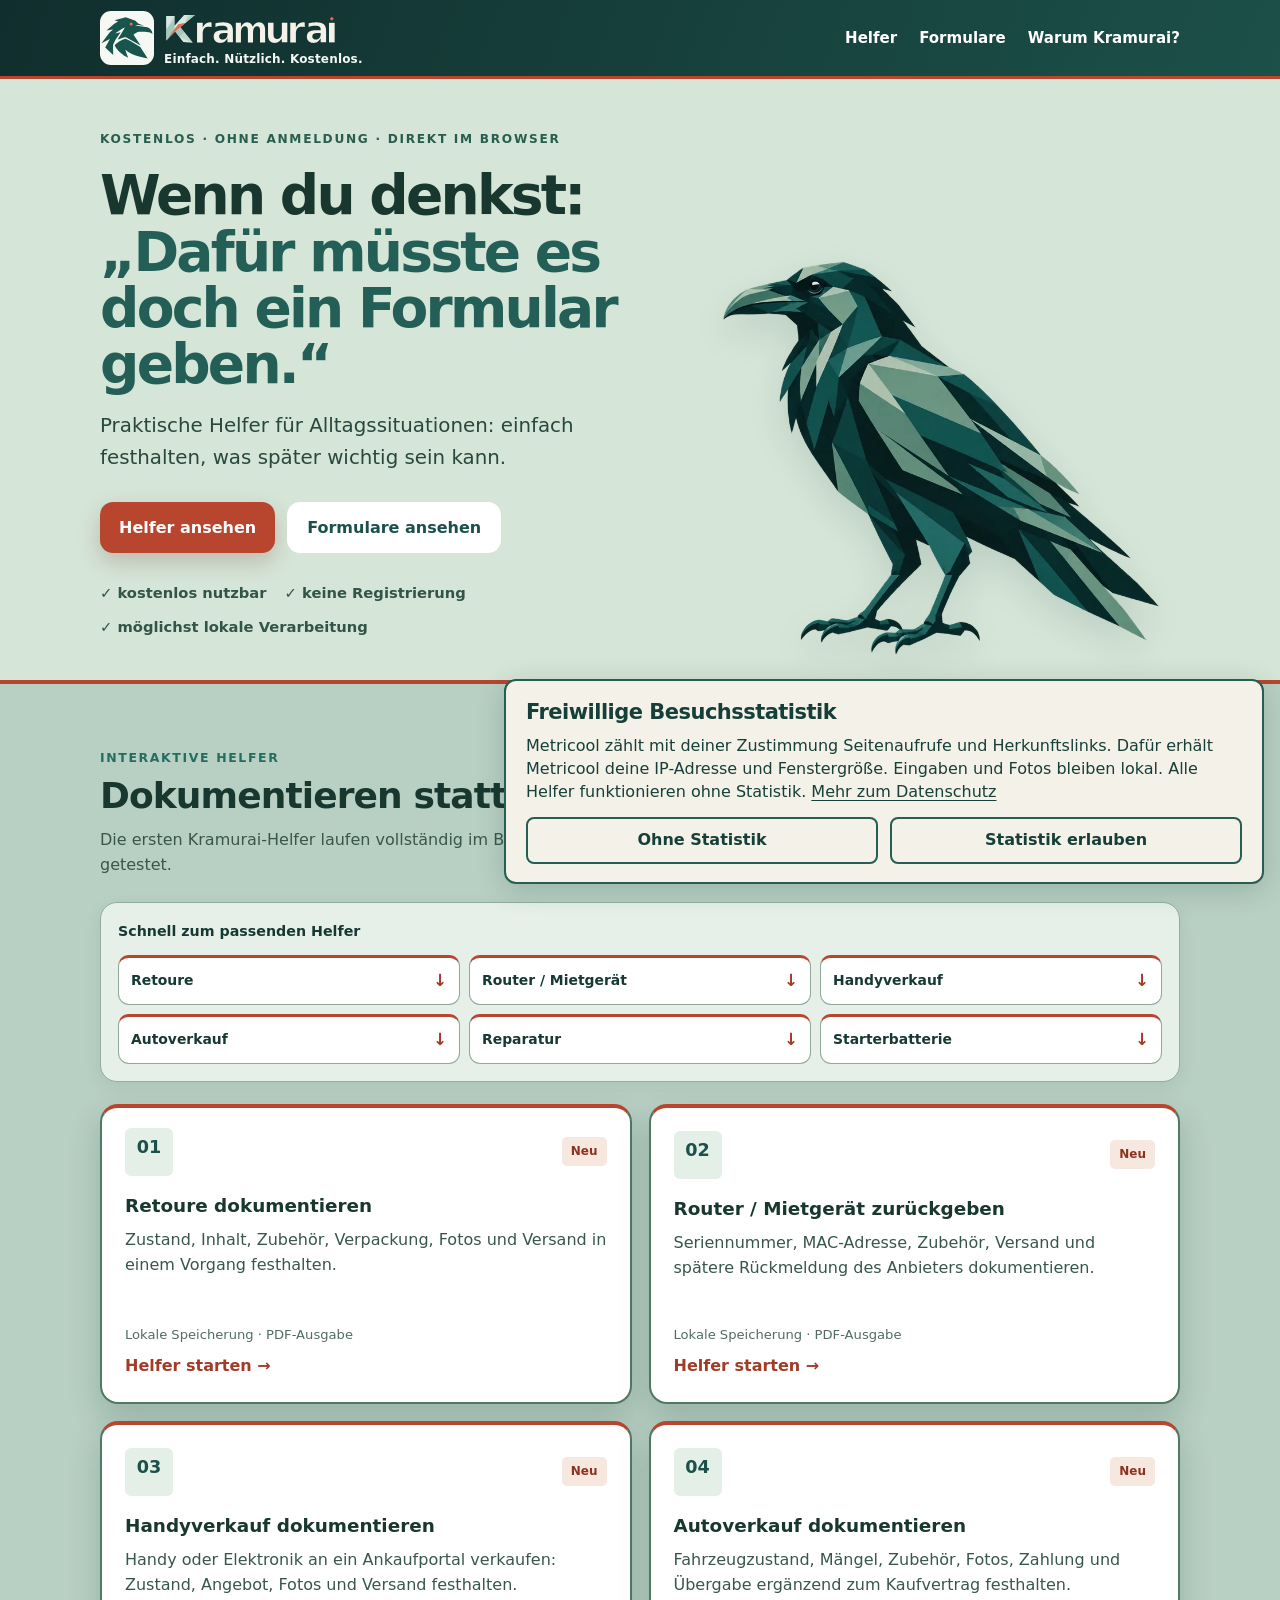
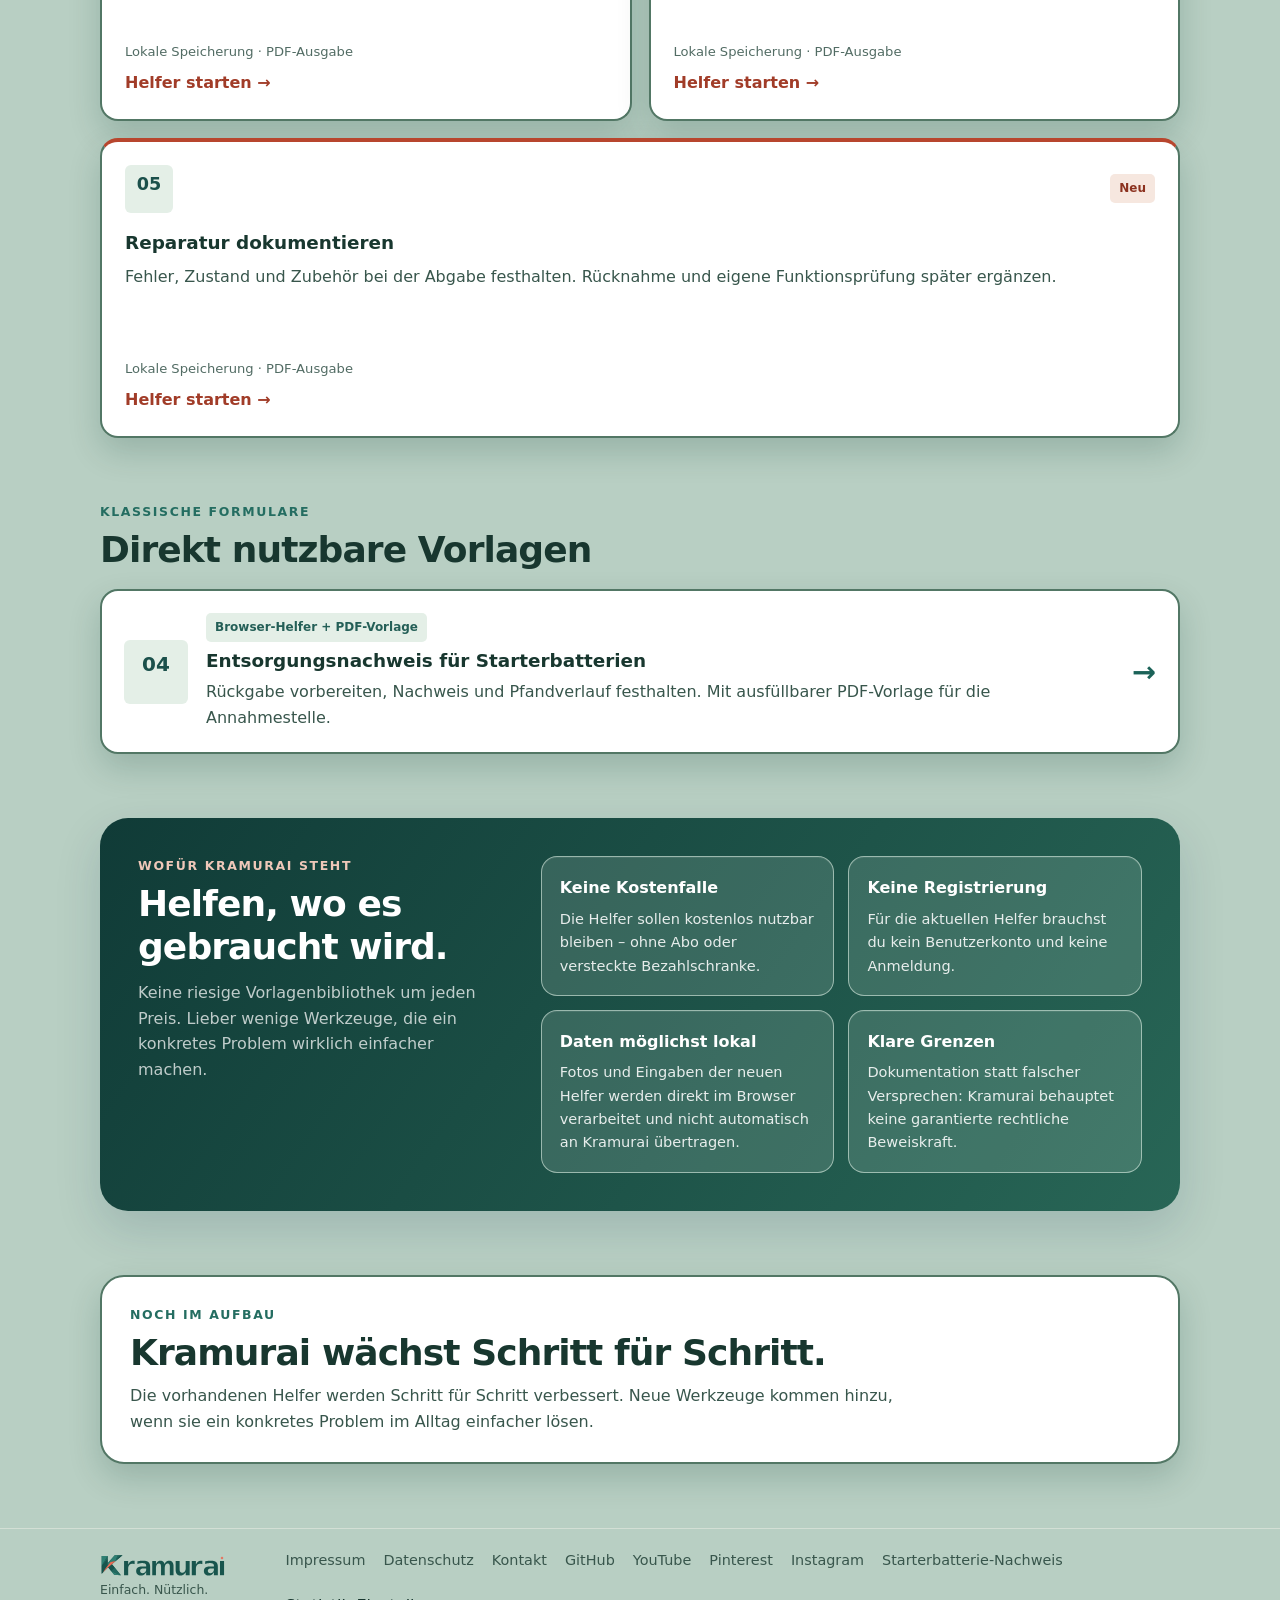
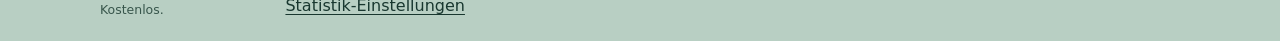
<file: index.html>
<!doctype html>
<html lang="de">
<head>
  <meta charset="utf-8">
  <meta name="viewport" content="width=device-width, initial-scale=1">
  <title>Kramurai – kostenlose Formulare und praktische Helfer</title>
  <meta name="description" content="Kramurai bietet kostenlose, verständliche Formulare und praktische Helfer für Alltagssituationen – ohne Anmeldung und ohne versteckte Kosten.">
  <meta name="robots" content="index,follow">
  <link rel="canonical" href="https://kramurai.github.io/">
  <meta property="og:type" content="website">
  <meta property="og:site_name" content="Kramurai">
  <meta property="og:locale" content="de_DE">
  <meta property="og:title" content="Kramurai – kostenlose Formulare und praktische Helfer">
  <meta property="og:description" content="Kramurai bietet kostenlose, verständliche Formulare und praktische Helfer für Alltagssituationen – ohne Anmeldung und ohne versteckte Kosten.">
  <meta property="og:url" content="https://kramurai.github.io/">
  <meta property="og:image" content="https://kramurai.github.io/assets/social/startseite-20261018.jpg">
  <meta property="og:image:type" content="image/jpeg">
  <meta property="og:image:width" content="1200">
  <meta property="og:image:height" content="630">
  <meta property="og:image:alt" content="Kramurai: Kostenlose Formulare und praktische Helfer. Daneben das Kramurai-Rabenlogo.">
  <meta name="twitter:card" content="summary_large_image">
  <meta name="twitter:title" content="Kramurai – kostenlose Formulare und praktische Helfer">
  <meta name="twitter:description" content="Kramurai bietet kostenlose, verständliche Formulare und praktische Helfer für Alltagssituationen – ohne Anmeldung und ohne versteckte Kosten.">
  <meta name="twitter:image" content="https://kramurai.github.io/assets/social/startseite-20261018.jpg">
  <meta name="twitter:image:alt" content="Kramurai: Kostenlose Formulare und praktische Helfer. Daneben das Kramurai-Rabenlogo.">

  <link rel="stylesheet" href="/styles.css">
  <link rel="stylesheet" href="/register-theme.css?v=20261010-claim-v1">
  <style id="kramurai-raven-home">
  .tool-grid.car-sale-grid{grid-template-columns:repeat(2,minmax(0,1fr))}
  .car-sale-grid .product-card:nth-child(5){grid-column:1/-1}
  .car-sale-grid .product-card:nth-child(5) .card-icon::before{content:"05";font-size:1.1rem}
  .car-sale-grid .product-card:nth-child(4) .card-icon::before{content:"04";font-size:1.1rem}
  @media(min-width:901px){.quick-links{grid-template-columns:repeat(3,minmax(0,1fr))}}
  
  @media(max-width:600px){.tool-grid.car-sale-grid{grid-template-columns:1fr}}
  .brand-logo-frame{width:54px;height:54px;flex:none;display:grid;place-items:center;overflow:hidden;border-radius:11px;background:#f6f8f3}
  .brand-logo{display:block;width:64px;height:auto;max-width:none;flex:none;transform:translate(-6px,-2px)}
  .brand-copy{padding-left:0}
  .brand-copy::before{content:none}
  .hero{padding:0;background:#d5e5d7;color:#18372f}
  .hero::after{height:4px;background:#b8462e}
  .hero-grid{grid-template-columns:minmax(0,1.1fr) minmax(270px,.9fr);gap:28px;min-height:550px}
  .hero-copy{padding:46px 0}
  .hero .eyebrow{color:#275e50}
  .hero h1{font-size:clamp(2.35rem,4.3vw,4.15rem)}
  .hero h1 span{color:#245f57}
  .hero .lead{color:#28483d}
  .hero .hero-trust{color:#315548}
  .trust-panel .trust-item{background:rgba(225,245,232,.15);border:1.5px solid rgba(236,249,239,.55);box-shadow:inset 0 1px 0 rgba(255,255,255,.08)}
  .trust-panel .trust-item p{color:rgba(255,255,255,.88)}
  .hero-raven{align-self:stretch;display:grid;align-items:end;justify-items:center;min-width:0}
  .hero-raven img{display:block;width:min(100%,470px);height:auto;max-height:535px;object-fit:contain;object-position:bottom center;filter:drop-shadow(0 15px 17px rgba(18,59,54,.12));transform:scaleX(-1)}
  @media(min-width:521px) and (max-width:900px){
    .hero-grid{grid-template-columns:minmax(0,1fr) minmax(205px,.55fr);gap:12px;min-height:0}
    .hero-raven img{max-height:430px}
  }
  @media(max-width:520px){
    .hero{padding:0}
     .hero-grid{display:grid;grid-template-columns:minmax(0,1fr) 144px;grid-template-areas:"eyebrow eyebrow" "title title" "lead raven" "actions actions" "trust trust";gap:0 4px;min-height:0}
    .hero-copy{display:contents}
    .hero .eyebrow{grid-area:eyebrow;display:block;padding:29px 0 9px;margin:0;font-size:.71rem;letter-spacing:.08em}
    .hero h1{grid-area:title;font-size:clamp(2.02rem,8.4vw,2.65rem);line-height:1.07;margin:0 0 17px}
    .hero .lead{grid-area:lead;align-self:center;font-size:1rem;line-height:1.44}
    .hero-raven{grid-area:raven;align-self:stretch;align-items:end;justify-items:start;overflow:visible}
    .hero-raven img{width:176px;max-width:none;max-height:none;transform:translateX(-24px) scaleX(-1)}
    .hero .actions{grid-area:actions;margin-top:22px}
    .hero .hero-trust{grid-area:trust;display:flex;gap:5px 14px;margin:17px 0 28px;font-size:.78rem}
  }
  @media(max-width:350px){
    .hero-grid{grid-template-columns:minmax(0,1fr) 132px}
    .hero-raven img{width:162px;transform:translateX(-20px) scaleX(-1)}
  }
</style>
  <link rel="icon" href="/assets/brand/favicon.svg?v=20261010-brand-v4" type="image/svg+xml" sizes="any">
  <link rel="icon" href="/favicon.ico?v=20261010-brand-v4" sizes="16x16 32x32 48x48 64x64">
  <link rel="apple-touch-icon" href="/apple-touch-icon.png?v=20261010-brand-v4" sizes="180x180">
  <meta name="application-name" content="Kramurai">
  <meta name="apple-mobile-web-app-title" content="Kramurai">
  <link rel="stylesheet" href="/assets/statistics.css?v=20261018-1">
  <script defer src="/assets/statistics.js?v=20261120-battery-pin-v1"></script>
</head>
<body>
<header class="site-header">
    <div class="wrap header-inner">
      <a class="brand kramurai-brand" href="/" aria-label="Kramurai Startseite">
        <span class="brand-logo-frame"><img class="brand-logo" src="/assets/brand/kramurai-raven-light-background.svg?v=20261010-brand-v4" alt=""></span>
        <span class="brand-wordmark-wrap">
          <img class="brand-wordmark-img" src="/assets/brand/kramurai-wordmark-header.svg?v=20261010-brand-v4" alt="Kramurai">
          <span class="brand-tagline-readable">Einfach. Nützlich. Kostenlos.</span>
        </span>
      </a>
      <nav class="main-nav" aria-label="Hauptnavigation">
        <a href="#helfer">Helfer</a>
        <a href="#formulare">Formulare</a>
        <a href="#warum">Warum Kramurai?</a>
      </nav>
    </div>
  </header>

  <main>
    <section class="hero">
      <div class="wrap hero-grid">
        <div class="hero-copy">
          <div class="eyebrow">Kostenlos · ohne Anmeldung · direkt im Browser</div>
          <h1>Wenn du denkst:<br><span>„Dafür müsste es doch ein Formular geben.“</span></h1>
          <p class="lead">Praktische Helfer für Alltagssituationen: einfach festhalten, was später wichtig sein kann.</p>
          <div class="actions">
            <a class="button primary" href="#helfer">Helfer ansehen</a>
            <a class="button secondary" href="#formulare">Formulare ansehen</a>
          </div>
          <div class="hero-trust" aria-label="Kramurai Grundsätze">
            <span>✓ kostenlos nutzbar</span>
            <span>✓ keine Registrierung</span>
            <span>✓ möglichst lokale Verarbeitung</span>
          </div>
        </div>

        <div class="hero-raven"><img src="[data-uri]" alt="Kramurai-Rabe als Polygonillustration"></div>
      </div>
    </section>

    <section class="wrap content-section" id="helfer">
      <div class="section-heading">
        <div>
          <span class="section-kicker">Interaktive Helfer</span>
          <h2>Dokumentieren statt später zusammensuchen</h2>
          <p>Die ersten Kramurai-Helfer laufen vollständig im Browser und wurden bereits praktisch getestet.</p>
        </div>
      </div>

      <nav class="quick-nav" aria-label="Schnellübersicht der Helfer und Formulare">
        <span class="quick-nav-label">Schnell zum passenden Helfer</span>
        <div class="quick-links">
          <a href="#retoure"><span aria-hidden="true">📦</span><span>Retoure</span><span class="quick-arrow" aria-hidden="true">↓</span></a>
          <a href="#router"><span aria-hidden="true">📡</span><span>Router / Mietgerät</span><span class="quick-arrow" aria-hidden="true">↓</span></a>
          <a href="#trade-in"><span aria-hidden="true">📱</span><span>Handyverkauf</span><span class="quick-arrow" aria-hidden="true">↓</span></a>
          <a href="#autoverkauf"><span aria-hidden="true">🚗</span><span>Autoverkauf</span><span class="quick-arrow" aria-hidden="true">↓</span></a>
          <a href="#reparatur"><span aria-hidden="true">🔧</span><span>Reparatur</span><span class="quick-arrow" aria-hidden="true">↓</span></a>
          <a href="#batterie"><span aria-hidden="true">🔋</span><span>Starterbatterie</span><span class="quick-arrow" aria-hidden="true">↓</span></a>
        </div>
      </nav>

      <div class="tool-grid car-sale-grid">
        <a id="retoure" class="product-card featured" href="/retoure-dokumentieren/">
          <div class="card-top">
            <span class="card-icon">📦</span>
            <span class="status-badge">Neu</span>
          </div>
          <h3>Retoure dokumentieren</h3>
          <p>Zustand, Inhalt, Zubehör, Verpackung, Fotos und Versand in einem Vorgang festhalten.</p>
          <div class="card-meta">Lokale Speicherung · PDF-Ausgabe</div>
          <span class="card-link">Helfer starten →</span>
        </a>

        <a id="router" class="product-card" href="/router-zurueckgeben/">
          <div class="card-top">
            <span class="card-icon">📡</span>
            <span class="status-badge">Neu</span>
          </div>
          <h3>Router / Mietgerät zurückgeben</h3>
          <p>Seriennummer, MAC-Adresse, Zubehör, Versand und spätere Rückmeldung des Anbieters dokumentieren.</p>
          <div class="card-meta">Lokale Speicherung · PDF-Ausgabe</div>
          <span class="card-link">Helfer starten →</span>
        </a>

        <a id="trade-in" class="product-card" href="/handy-trade-in-dokumentieren/">
          <div class="card-top">
            <span class="card-icon">📱</span>
            <span class="status-badge">Neu</span>
          </div>
          <h3>Handyverkauf dokumentieren</h3>
          <p>Handy oder Elektronik an ein Ankaufportal verkaufen: Zustand, Angebot, Fotos und Versand festhalten.</p>
          <div class="card-meta">Lokale Speicherung · PDF-Ausgabe</div>
          <span class="card-link">Helfer starten →</span>
        </a>
        <a id="autoverkauf" class="product-card" href="/autoverkauf-dokumentieren/">
          <div class="card-top"><span class="card-icon">🚗</span><span class="status-badge">Neu</span></div>
          <h3>Autoverkauf dokumentieren</h3>
          <p>Fahrzeugzustand, Mängel, Zubehör, Fotos, Zahlung und Übergabe ergänzend zum Kaufvertrag festhalten.</p>
          <div class="card-meta">Lokale Speicherung · PDF-Ausgabe</div>
          <span class="card-link">Helfer starten →</span>
        </a>
        <a id="reparatur" class="product-card" href="/reparatur-dokumentieren/">
          <div class="card-top"><span class="card-icon">🔧</span><span class="status-badge">Neu</span></div>
          <h3>Reparatur dokumentieren</h3>
          <p>Fehler, Zustand und Zubehör bei der Abgabe festhalten. Rücknahme und eigene Funktionsprüfung später ergänzen.</p>
          <div class="card-meta">Lokale Speicherung · PDF-Ausgabe</div>
          <span class="card-link">Helfer starten →</span>
        </a>
      </div>
    </section>

    <section class="wrap content-section" id="formulare">
      <div class="section-heading compact">
        <div>
          <span class="section-kicker">Klassische Formulare</span>
          <h2>Direkt nutzbare Vorlagen</h2>
        </div>
      </div>

      <a id="batterie" class="classic-card" href="/entsorgungsnachweis-starterbatterie/">
        <div class="classic-icon">🔋</div>
        <div>
          <span class="status-badge light">Browser-Helfer + PDF-Vorlage</span>
          <h3>Entsorgungs&shy;nachweis für Starter&shy;batterien</h3>
          <p>Rückgabe vorbereiten, Nachweis und Pfandverlauf festhalten. Mit ausfüllbarer PDF-Vorlage für die Annahmestelle.</p>
        </div>
        <span class="classic-arrow">→</span>
      </a>
    </section>

    <section class="trust-section" id="warum">
      <div class="wrap">
        <div class="trust-panel">
          <div class="trust-intro">
            <span class="section-kicker">Wofür Kramurai steht</span>
            <h2>Helfen, wo es gebraucht wird.</h2>
            <p>Keine riesige Vorlagenbibliothek um jeden Preis. Lieber wenige Werkzeuge, die ein konkretes Problem wirklich einfacher machen.</p>
          </div>
          <div class="trust-grid">
            <div class="trust-item">
              <strong>Keine Kostenfalle</strong>
              <p>Die Helfer sollen kostenlos nutzbar bleiben – ohne Abo oder versteckte Bezahlschranke.</p>
            </div>
            <div class="trust-item">
              <strong>Keine Registrierung</strong>
              <p>Für die aktuellen Helfer brauchst du kein Benutzerkonto und keine Anmeldung.</p>
            </div>
            <div class="trust-item">
              <strong>Daten möglichst lokal</strong>
              <p>Fotos und Eingaben der neuen Helfer werden direkt im Browser verarbeitet und nicht automatisch an Kramurai übertragen.</p>
            </div>
            <div class="trust-item">
              <strong>Klare Grenzen</strong>
              <p>Dokumentation statt falscher Versprechen: Kramurai behauptet keine garantierte rechtliche Beweiskraft.</p>
            </div>
          </div>
        </div>
      </div>
    </section>

    <section class="wrap content-section">
      <div class="next-card">
        <div>
          <span class="section-kicker">Noch im Aufbau</span>
          <h2>Kramurai wächst Schritt für Schritt.</h2>
          <p>Die vorhandenen Helfer werden Schritt für Schritt verbessert. Neue Werkzeuge kommen hinzu, wenn sie ein konkretes Problem im Alltag einfacher lösen.</p>
        </div>

      </div>
    </section>
  </main>

  <footer>
    <div class="wrap footer-inner">
      <div class="footer-brand">

        <div><img class="footer-wordmark" src="/assets/brand/kramurai-wordmark-footer.svg?v=20261010-brand-v4" width="664" height="151" alt="Kramurai"><span>Einfach. Nützlich. Kostenlos.</span></div>
      </div>
      <div class="footer-links">
        <a href="/impressum/">Impressum</a><a href="/datenschutz/">Datenschutz</a>
        <a href="mailto:kramurai.de@gmail.com">Kontakt</a>
        <a href="https://github.com/Kramurai">GitHub</a>
        <a href="https://www.youtube.com/@Kramurai">YouTube</a>
        <a href="https://de.pinterest.com/kramurai_de/">Pinterest</a>
        <a href="https://www.instagram.com/kramurai_de/">Instagram</a>
        <a href="/entsorgungsnachweis-starterbatterie/">Starterbatterie-Nachweis</a>
      </div>
    </div>
  </footer>
</body>
</html>
</file>
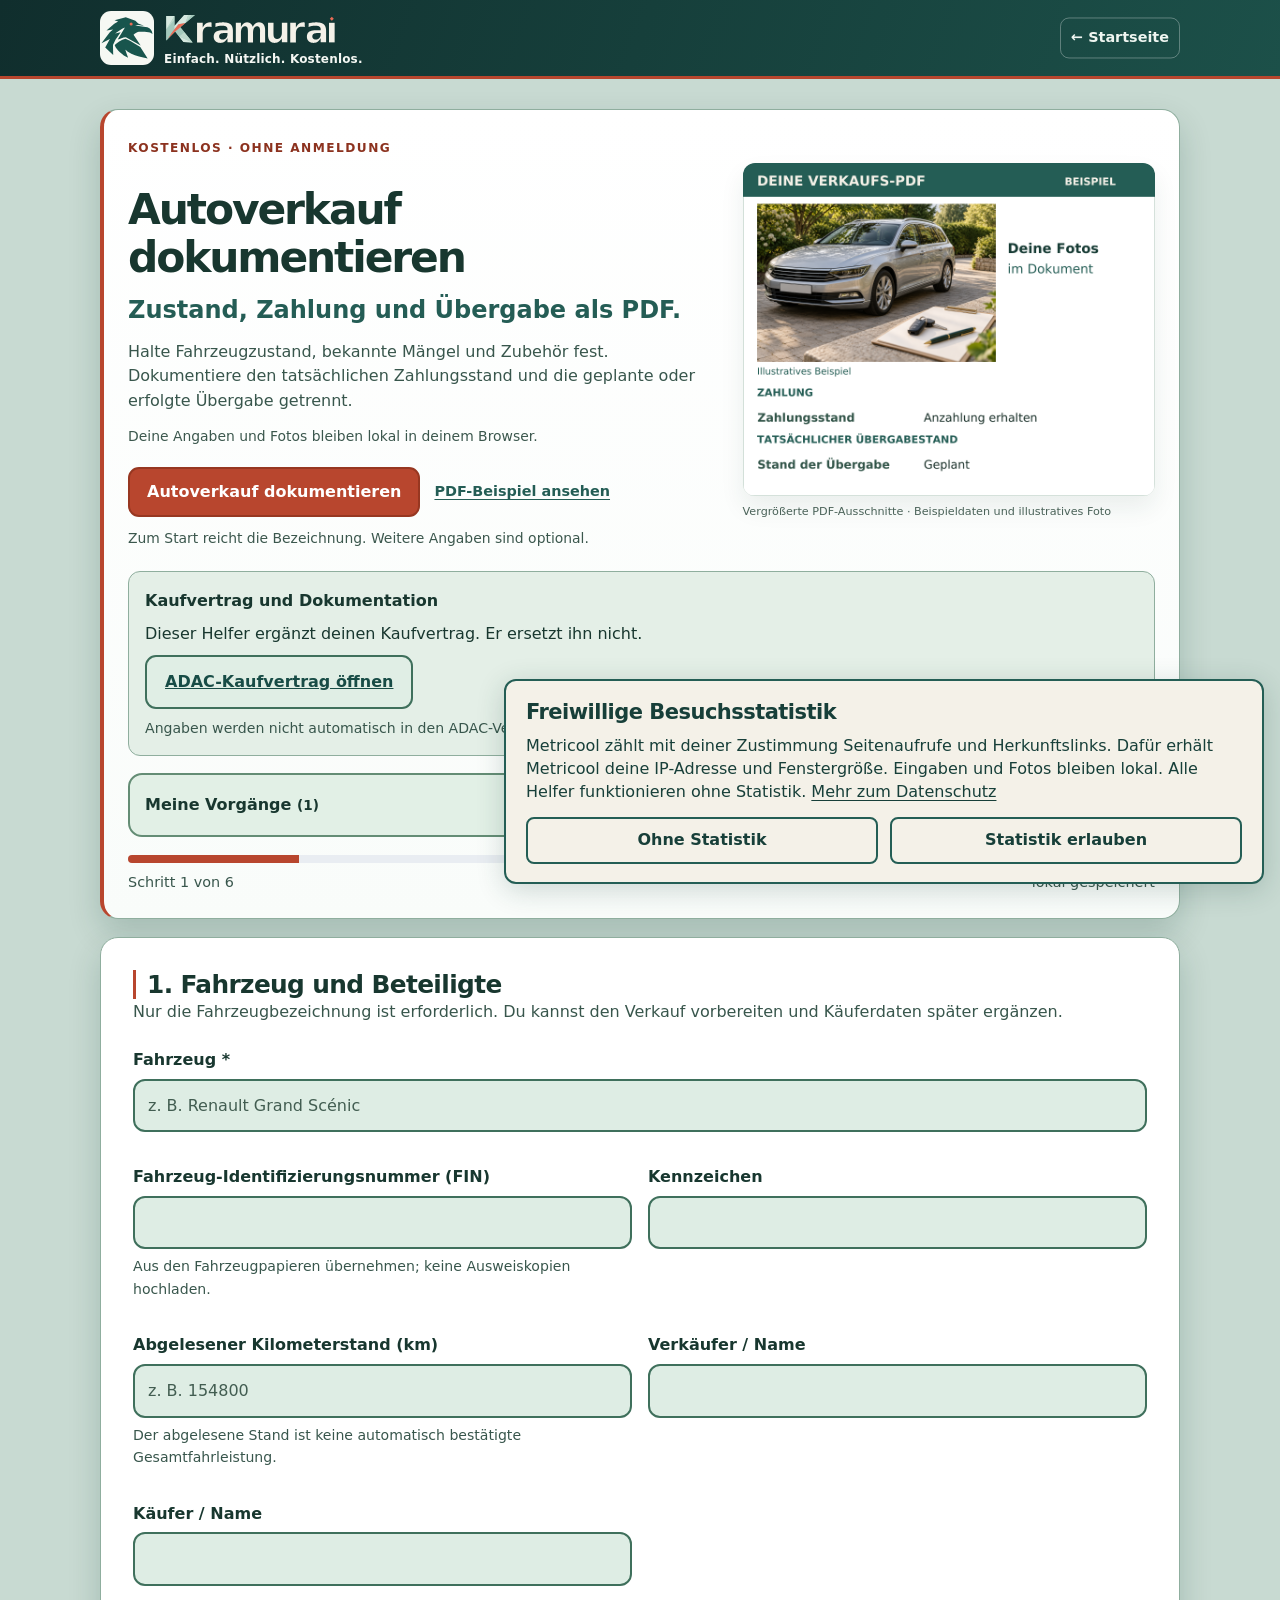
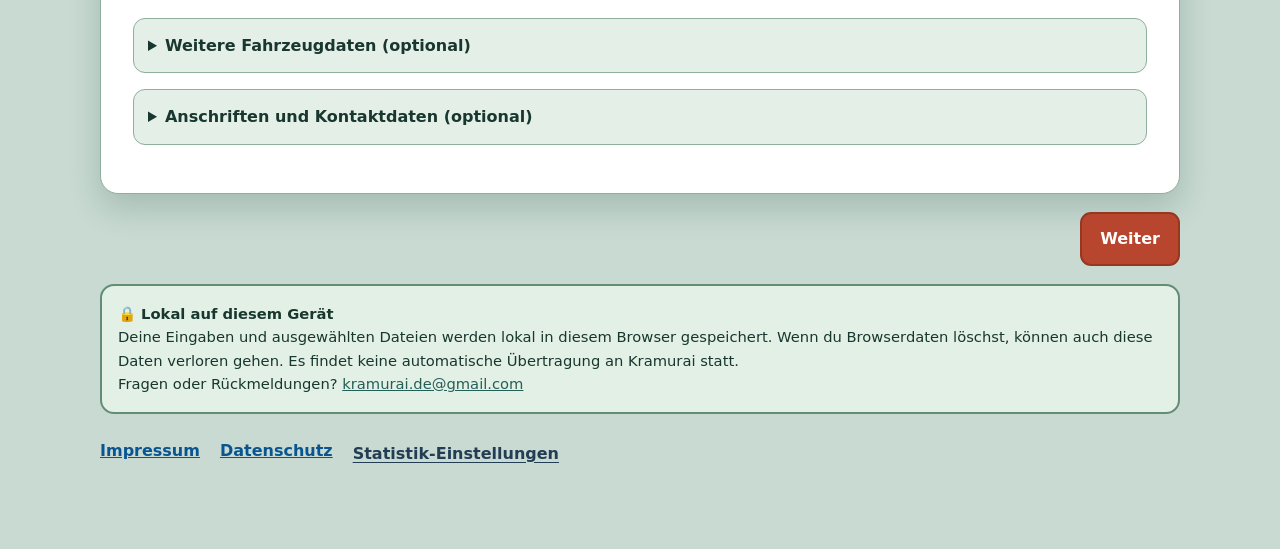
<file: autoverkauf-dokumentieren/index.html>
<!doctype html>
<html lang="de">
<head>
  <meta charset="utf-8">
  <meta name="viewport" content="width=device-width, initial-scale=1">
  <title>Autoverkauf dokumentieren – Kramurai</title>
  <meta name="description" content="Privaten Autoverkauf vorbereiten: Zustand, Mängel, Zubehör, Fotos, Zahlung und Übergabe lokal dokumentieren.">
  <meta name="robots" content="index,follow">
  <link rel="canonical" href="https://kramurai.github.io/autoverkauf-dokumentieren/">
  <meta property="og:type" content="website">
  <meta property="og:site_name" content="Kramurai">
  <meta property="og:locale" content="de_DE">
  <meta property="og:title" content="Autoverkauf dokumentieren – Kramurai">
  <meta property="og:description" content="Privaten Autoverkauf vorbereiten: Zustand, Mängel, Zubehör, Fotos, Zahlung und Übergabe lokal dokumentieren.">
  <meta property="og:url" content="https://kramurai.github.io/autoverkauf-dokumentieren/">
  <meta property="og:image" content="https://kramurai.github.io/assets/social/autoverkauf-20261018.jpg">
  <meta property="og:image:type" content="image/jpeg">
  <meta property="og:image:width" content="1200">
  <meta property="og:image:height" content="630">
  <meta property="og:image:alt" content="Kramurai zum privaten Autoverkauf mit Beispiel-PDF: illustratives Auto sowie getrennte Angaben zu Zahlung und Übergabe.">
  <meta name="twitter:card" content="summary_large_image">
  <meta name="twitter:title" content="Autoverkauf dokumentieren – Kramurai">
  <meta name="twitter:description" content="Privaten Autoverkauf vorbereiten: Zustand, Mängel, Zubehör, Fotos, Zahlung und Übergabe lokal dokumentieren.">
  <meta name="twitter:image" content="https://kramurai.github.io/assets/social/autoverkauf-20261018.jpg">
  <meta name="twitter:image:alt" content="Kramurai zum privaten Autoverkauf mit Beispiel-PDF: illustratives Auto sowie getrennte Angaben zu Zahlung und Übergabe.">
  <link rel="stylesheet" href="/styles.css">
  <style>
    .sale-info{padding:16px;margin:16px 0;border:1px solid var(--line);border-radius:12px;background:var(--soft)}
    .sale-info p{margin:8px 0}
    .sale-info .hint{margin-bottom:0}
    .optional-fields{margin:16px 0;border:1px solid var(--line);border-radius:12px;background:var(--soft)}
    .optional-fields>summary{padding:14px;cursor:pointer;font-weight:750;overflow-wrap:anywhere}
    .optional-fields>summary:focus-visible{outline:3px solid var(--brand);outline-offset:2px}
    .optional-body{padding:0 16px 16px}
    .optional-body>.field-grid{margin-top:12px}
    .photo-note{margin:12px 0 0}
    #extraPhotoList{margin:14px 0}
    .photo-caption{overflow-wrap:anywhere;white-space:pre-wrap;margin:6px 0}
    @media print{#documentChecks[hidden]{display:none!important}}

    .file-remove{margin-top:10px}
    .file-remove[hidden]{display:none}
    .wizard{padding:30px 0 56px}
    .wizard-head{background:#fff;border:1px solid var(--line);border-radius:20px;padding:24px;box-shadow:var(--shadow);margin-bottom:18px}
    .wizard-head h1{font-size:clamp(1.9rem,7vw,3rem)}
    .progress{height:8px;background:#e9edf2;border-radius:999px;overflow:hidden;margin-top:18px}
    .progress>span{display:block;height:100%;background:var(--brand);width:16.66%;transition:width .2s ease}
    .progress-label{display:flex;justify-content:space-between;gap:12px;margin-top:8px;color:var(--muted);font-size:.9rem}
    .step{display:none;background:#fff;border:1px solid var(--line);border-radius:20px;padding:clamp(20px,5vw,32px);box-shadow:0 6px 20px rgba(23,32,51,.05)}
    .step.active{display:block}
    .step h2{font-size:1.55rem}
    .intro{color:var(--muted);margin-bottom:22px}
    .field-grid{display:grid;grid-template-columns:1fr 1fr;gap:16px}
    .field{display:flex;flex-direction:column;gap:6px;margin-bottom:16px}
    .field.full{grid-column:1/-1}
    label,.label{font-weight:750}
    .hint{color:var(--muted);font-size:.88rem}
    input,textarea,select{
      width:100%;font:inherit;color:var(--text);background:#fff;border:1px solid #cfd7e3;border-radius:12px;
      padding:12px 13px;min-height:48px
    }
    textarea{min-height:110px;resize:vertical}
    input:focus,textarea:focus,select:focus{outline:3px solid rgba(23,105,170,.14);border-color:var(--brand)}
    .choice-grid{display:grid;grid-template-columns:repeat(2,1fr);gap:10px}
    .choice{position:relative}
    .choice input{position:absolute;opacity:0;pointer-events:none}
    .choice label{display:block;border:1px solid var(--line);border-radius:12px;padding:13px;cursor:pointer;background:#fbfcfe}
    .choice input:checked+label{border-color:var(--brand);background:var(--soft);color:var(--brand-dark)}
    .check-list{display:grid;gap:10px}
    .check{display:flex;align-items:flex-start;gap:10px;border:1px solid var(--line);border-radius:12px;padding:12px;background:#fbfcfe}
    .check input{width:20px;min-height:20px;margin-top:2px}
    .photo-list{display:grid;gap:14px}
    .photo-task{border:1px solid var(--line);border-radius:14px;padding:15px;background:#fbfcfe}
    .photo-top{display:flex;justify-content:space-between;gap:12px;align-items:flex-start}
    .photo-title{font-weight:800}
    .photo-status{font-size:.82rem;font-weight:750;color:var(--muted)}
    .photo-task.done .photo-status{color:#167444}
    .photo-actions{display:flex;gap:10px;flex-wrap:wrap;margin-top:10px}
    .file-label{display:inline-flex;align-items:center;justify-content:center;min-height:44px;padding:10px 13px;border-radius:10px;background:var(--soft);color:var(--brand-dark);font-weight:750;cursor:pointer}
    .file-label input{display:none}
    .preview{display:none;max-width:220px;max-height:180px;border-radius:10px;margin-top:12px;border:1px solid var(--line)}
    .preview.show{display:block}
    .wizard-nav{display:flex;justify-content:space-between;gap:12px;margin-top:18px}
    button{font:inherit;border:0;cursor:pointer}
    .btn{display:inline-flex;align-items:center;justify-content:center;min-height:48px;padding:12px 18px;border-radius:12px;font-weight:800}
    .btn-primary{background:var(--brand);color:#fff}
    .btn-secondary{background:#fff;color:var(--text);border:1px solid var(--line)}
    .btn-danger{background:#fff;color:#9b2525;border:1px solid #e8caca}
    .privacy-note{margin-top:18px;padding:16px;border:1px solid #cfe3f5;border-radius:14px;background:var(--soft);font-size:.92rem}
    .summary{display:grid;gap:16px}
    .summary-card{border:1px solid var(--line);border-radius:14px;padding:18px}
    .summary-card h3{margin-bottom:10px}
    .summary-row{display:grid;grid-template-columns:180px 1fr;gap:12px;padding:7px 0;border-bottom:1px solid #edf0f4}
    .summary-row:last-child{border-bottom:0}
    .summary-row>div{min-width:0;overflow-wrap:anywhere}
    .summary-row>div:last-child{white-space:pre-wrap}
    .summary-photo strong,.summary-photo .hint{overflow-wrap:anywhere}
    .summary-key{color:var(--muted)}
    .summary-photos{display:grid;grid-template-columns:repeat(2,minmax(0,1fr));gap:14px}
    .summary-photo{break-inside:avoid}
    .summary-photo img{width:100%;max-height:360px;object-fit:contain;border:1px solid var(--line);border-radius:10px;background:#fafafa}
    .summary-photo strong{display:block;margin-top:6px}
    .warning{background:var(--note);border:1px solid var(--note-line);border-radius:12px;padding:14px;margin-bottom:16px}
    .btn-tertiary{background:transparent;color:var(--muted);border:1px solid transparent}
    .final-actions{display:grid;grid-template-columns:1fr 1.35fr;gap:10px;margin:0 0 18px}
    .final-actions .btn{width:100%}
    .document-head{
      position:relative;overflow:hidden;margin:0 0 18px;color:#172033;border:1px solid #d7e3ef;
      border-radius:16px;background:#fff;box-shadow:0 4px 14px rgba(13,55,94,.08)
    }
    .document-banner{
      position:relative;display:grid;grid-template-columns:minmax(0,1fr) auto;gap:14px;align-items:center;
      padding:16px 18px;background:linear-gradient(105deg,#0a2c57 0%,#0d4f86 58%,#1386c9 100%);color:#fff
    }
    .document-banner::after{
      content:"";position:absolute;left:0;bottom:0;width:100%;height:4px;
      background:linear-gradient(90deg,#ff7a00 0 86px,#1597e5 86px 100%)
    }
    .document-logo{
      width:70px;height:70px;display:grid;place-items:center;border:2px solid rgba(255,255,255,.92);
      border-radius:16px;background:#fff;overflow:hidden;box-shadow:0 5px 16px rgba(0,0,0,.18)
    }
    .document-logo img{width:100%;height:100%;object-fit:cover;display:block}
    .document-identity{display:flex;align-items:center;gap:14px;min-width:0}
    .document-brand{font-size:20pt;font-weight:850;line-height:1.05;letter-spacing:-.025em;color:#fff}
    .brand-formular{color:#fff}.brand-fuchs{color:#4bc3ff}
    .document-tagline{font-size:8.2pt;color:rgba(255,255,255,.78);margin-top:5px;letter-spacing:.12em;text-transform:uppercase}
    .document-meta{text-align:right;font-size:8.4pt;line-height:1.5;color:#fff;background:rgba(255,255,255,.10);border:1px solid rgba(255,255,255,.28);border-radius:11px;padding:9px 11px}
    .document-title-area{position:relative;padding:19px 20px 18px;background:linear-gradient(180deg,#fff 0%,#fbfdff 100%)}
    .document-title{margin:0;font-size:22pt;line-height:1.08;letter-spacing:-.025em;color:#172033}
    .document-subtitle{margin:6px 0 0;font-size:9.5pt;color:#5b6577}
    .document-watermark{position:absolute;right:18px;bottom:-13px;font-size:58px;line-height:1;font-weight:900;color:#1597e5;opacity:.035;pointer-events:none;letter-spacing:-.08em}
    .print-only{display:none}
    @media(max-width:720px){
      .field-grid,.choice-grid,.summary-photos{grid-template-columns:1fr}
      .summary-row{grid-template-columns:1fr;gap:2px}
      .wizard-nav{position:sticky;bottom:0;background:rgba(245,247,250,.96);padding:10px 0}
      .wizard-nav .btn{flex:1}
      .final-actions{grid-template-columns:1fr}
      .final-actions .btn{width:100%}
    }

    /* Kramurai – gut erkennbare mobile Eingaben und Aktionen */
    @media screen{
      .helper-page{
        --brand:#09558f;
        --brand-dark:#07365f;
        --muted:#46576a;
        --line:#c5d4e2;
        --soft:#e5f1fa;
        --text:#172538;
        background:#eaf1f7;
      }
      .helper-page header{
        background:linear-gradient(110deg,#081f3e 0%,#103e6c 100%);
        border-bottom:3px solid #1597e5;
      }
.helper-brand-mark{
        display:block;
        width:54px;
        height:54px;
        flex:none;
        object-fit:contain;
        border:2px solid #fff;
        border-radius:13px;
        background:#fff;
        box-shadow:0 4px 14px rgba(0,0,0,.23);
      }
      .helper-brand-name{color:#fff;letter-spacing:-.025em}
      .helper-brand-name span{color:#78d8ff}
      .helper-page .wizard-head,.helper-page .step{
        border-color:#c3d2df;
        box-shadow:0 7px 22px rgba(12,49,88,.08);
      }
      .helper-page .intro,.helper-page .hint,
      .helper-page .progress-label,.helper-page .summary-key{
        color:#44566a;
      }
      .helper-page input:not([type="radio"]):not([type="checkbox"]):not([type="file"]),
      .helper-page textarea,.helper-page select{
        border:2px solid #9bb2c8;
        background:#fff;
        color:#172538;
      }
      .helper-page input::placeholder,.helper-page textarea::placeholder{color:#5a6a7b;opacity:1}
      .helper-page input:focus-visible,.helper-page textarea:focus-visible,
      .helper-page select:focus-visible{
        outline:3px solid #80caff;
        outline-offset:2px;
        border-color:#09558f;
      }
      .helper-page .choice label{
        display:flex;
        align-items:center;
        min-height:49px;
        border:2px solid #a9bfd2;
        background:#f0f6fb;
        color:#193b5d;
        font-weight:800;
      }
      .helper-page .choice input:checked+label{
        border-color:#07365f;
        background:#09558f;
        color:#fff;
        box-shadow:0 3px 10px rgba(9,85,143,.20);
      }
      .helper-page .choice input:checked+label::before{
        content:"✓";
        margin-right:9px;
        font-weight:900;
      }
      .helper-page .choice input:focus-visible+label{
        outline:3px solid #80caff;
        outline-offset:3px;
      }
      .helper-page .check{
        background:#f0f6fb;
        border:2px solid #c0cfdd;
        color:#193b5d;
      }
      .helper-page .check input{accent-color:#09558f}
      .helper-page .check:has(input:checked){
        background:#e0f0fb;
        border-color:#09558f;
      }
      .helper-page .photo-task{
        border:2px solid #c2d3e1;
        background:#f0f6fb;
      }
      .helper-page .photo-task.done{
        border-color:#78a78c;
        background:#edf8f1;
      }
      .helper-page .photo-task.done .photo-status{color:#165d37}
      .helper-page .photo-actions{
        display:flex;
        flex-wrap:wrap;
        gap:10px;
        margin-top:12px;
      }
      .helper-page .file-label{
        min-height:48px;
        display:inline-flex;
        align-items:center;
        justify-content:center;
        padding:10px 15px;
        border:2px solid #07365f;
        border-radius:11px;
        background:#09558f;
        color:#fff;
        font-weight:800;
        cursor:pointer;
      }
      .helper-page .file-label.file-gallery{
        border-color:#5184ab;
        background:#e0effa;
        color:#07365f;
      }
      .helper-page .file-label:hover,
      .helper-page .file-label:focus-within{filter:brightness(.96)}
      .helper-page .file-label:focus-within{outline:3px solid #80caff;outline-offset:2px}
      .helper-page .file-label input{
        display:block;
        position:absolute;
        width:1px;
        height:1px;
        min-height:0;
        padding:0;
        margin:0;
        opacity:0;
        overflow:hidden;
        clip-path:inset(50%);
      }
      .helper-page .btn{
        border-radius:11px;
        font-weight:850;
        transition:filter .15s ease,transform .15s ease;
      }
      .helper-page .btn:hover{filter:brightness(.95)}
      .helper-page .btn:focus-visible{outline:3px solid #80caff;outline-offset:3px}
      .helper-page .btn-primary{background:#09558f;color:#fff;border:2px solid #07365f}
      .helper-page .btn-secondary{
        background:#e6f0f9;
        color:#07365f;
        border:2px solid #648fb2;
      }
      .helper-page .btn-tertiary{
        background:#dfeef9;
        color:#07365f;
        border:2px solid #648fb2;
      }
      .helper-page .btn-danger{
        background:#fff0ef;
        color:#832123;
        border:2px solid #b96a6c;
      }
      .helper-page .btn:disabled{opacity:.75;cursor:default}
      @media(max-width:720px){
        .helper-page .photo-actions .file-label{flex:1 1 130px}
        .helper-page .wizard-nav{background:rgba(234,241,247,.97)}
      }
    }
    @media screen{
      .helper-page .wizard-head .eyebrow{
        background:#e2f0fa;
        color:#07365f;
        border:2px solid #91b7d6;
        font-weight:900;
        letter-spacing:.005em;
      }
      .helper-page .local-case-note{
        margin-top:20px;
        padding:16px;
        border:2px solid #bad0e1;
        border-radius:13px;
        background:#edf5fb;
        color:#193b5d;
      }
      .helper-page .local-case-note strong{color:#07365f}
      .helper-page .local-case-note p{margin:6px 0 14px;color:#344c61}
      .helper-page .final-actions{
        grid-template-columns:1fr 1.35fr;
        gap:10px;
      }
      @media(max-width:720px){
        .helper-page .final-actions{grid-template-columns:1fr}
      }
    }
    @media screen{
      .helper-page .receipt-download{display:inline-flex;margin-top:10px;text-decoration:none}
      .helper-page .receipt-help{margin-top:5px;line-height:1.4}
      .helper-page .receipt-print-note{font-weight:750;color:#07365f}
    }
    .followup-block{
      padding:17px;
      margin:18px 0;
      border:1px solid #c4d7e6;
      border-radius:14px;
      background:#edf5fb;
    }
    .followup-block h3{color:#07365f;margin:0 0 6px}
    .followup-block p{margin:0 0 14px}
    @media(max-width:720px){.followup-block{padding:14px}}

    /* Mehrere Vorgänge – kompakt auf Mobilgeräten, nur im Browser sichtbar */
    .helper-page .case-manager{
      margin:17px 0 6px;
      padding:15px;
      border:2px solid #b6ccde;
      border-radius:14px;
      background:#eef5fb;
      color:#163b5b;
    }
    .helper-page .case-manager-heading{font-weight:850;color:#07365f}
    .helper-page .case-manager-hint{font-size:.85rem;color:#40596e;margin:3px 0 12px}
    .helper-page .case-manager-actions{display:grid;grid-template-columns:minmax(0,1fr) auto;gap:10px;align-items:end}
    .helper-page .case-manager-actions label{display:grid;gap:5px;font-size:.87rem}
    .helper-page .case-manager-actions select{width:100%;min-width:0}
    .helper-page .case-manager-actions .btn{white-space:normal;text-align:center}
    .helper-page .missing-check{
      margin:0 0 18px;padding:15px;border:2px solid #bed6e6;
      border-radius:13px;background:#edf6fd;color:#193b5d
    }
    .helper-page .missing-check strong{color:#07365f}
    .helper-page .missing-check p{margin:5px 0 8px}
    .helper-page .missing-check ul{margin:8px 0 8px;padding-left:22px}
    .helper-page .missing-check li{margin:4px 0}
    .helper-page .missing-check .missing-ok{color:#17613f}
    @media(max-width:720px){
      .helper-page .case-manager-actions{grid-template-columns:1fr}
      .helper-page .case-manager-actions .btn{width:100%}
    }
    @media print{
      header,.wizard-head,.wizard-nav,.privacy-note,.screen-only{display:none!important}
      body{background:#fff;font-size:11pt;color:#111;-webkit-print-color-adjust:exact;print-color-adjust:exact}
      .wrap{width:100%;max-width:none}
      .wizard{padding:0}
      .step{display:none!important;box-shadow:none;border:0;padding:0}
      #step-6{display:block!important}
      #step-6>h2,#step-6>.intro{display:none!important}
      .summary-card{border:0;border-bottom:1px solid #dfe6ee;border-radius:0;padding:9px 0;break-inside:avoid;page-break-inside:avoid}
      .summary-card.photo-summary-card{break-inside:auto;page-break-inside:auto}
      /* Nur ausnahmsweise lange Textkarten über Seiten umbrechen;
         Standardfälle behalten die getestete kompakte Aufteilung. */
      .summary-card.summary-card-long{break-inside:auto;page-break-inside:auto}
      .summary-card.summary-card-long .summary-row-long{
        display:block;
        break-inside:auto;
        page-break-inside:auto;
      }
      .summary-card.summary-card-long .summary-row-long .summary-key{
        margin-bottom:4px;
      }
      .summary-card.photo-summary-card h3{break-after:avoid;page-break-after:avoid}
      .summary-photo{break-inside:avoid;page-break-inside:avoid}
      /* Foto und Bildunterschrift bleiben immer zusammen. */
      .summary-photo{break-inside:avoid;page-break-inside:avoid}
      .summary-photo img{max-height:250px;object-fit:contain}
      .summary-photos{gap:10px}
      /* Bei genau drei Beweisfotos verhindert eine Zeile mit zwei
         Bildern plus einem verwaisten Einzelbild die leere Folgeseite. */
      .summary-photos.print-three-images{
        grid-template-columns:repeat(3,minmax(0,1fr));
        column-gap:9px;
      }
      .summary-photos.print-three-images .summary-photo img{
        height:160px;
        max-height:160px;
        width:100%;
        object-fit:contain;
      }
      .summary-photos.print-three-images .summary-photo strong{font-size:9pt}
      .summary-photos.print-three-images .summary-photo .hint{font-size:8pt}
      .receipt-print-note{font-weight:650;color:#233d54}
      .summary-card h3{break-after:avoid;page-break-after:avoid;color:#1769aa;border-left:3px solid #d9822b;padding-left:8px}
      .summary-row{break-inside:avoid;page-break-inside:avoid}
      .warning{break-inside:avoid;page-break-inside:avoid;margin:10px 0 14px;background:#fff8e8;border-color:#f0d899;color:#3b3528}
      .summary-photos{grid-template-columns:1fr 1fr}
      .print-only{display:block!important}
      .document-head{break-inside:avoid;page-break-inside:avoid}
      a{color:inherit;text-decoration:none}
    }
  </style>
  <link rel="stylesheet" href="/register-theme.css?v=20261120-tabs-v1">
  <link rel="icon" href="/assets/brand/favicon.svg?v=20261010-brand-v4" type="image/svg+xml" sizes="any">
  <link rel="icon" href="/favicon.ico?v=20261010-brand-v4" sizes="16x16 32x32 48x48 64x64">
  <link rel="apple-touch-icon" href="/apple-touch-icon.png?v=20261010-brand-v4" sizes="180x180">
  <meta name="application-name" content="Kramurai">
  <meta name="apple-mobile-web-app-title" content="Kramurai">
<style>
.result-intro{display:grid;grid-template-columns:minmax(0,1.28fr) minmax(260px,.9fr);gap:28px;align-items:center;margin-bottom:22px}
.helper-page .wizard-head .result-intro h1{font-size:clamp(1.9rem,4vw,2.65rem);line-height:1.12;margin:10px 0 14px}
.helper-page .wizard-head .result-promise{font-weight:800;font-size:clamp(1.2rem,2.3vw,1.5rem);line-height:1.3;color:#245D55;margin:0 0 13px}
.result-intro .lead{font-size:1rem;line-height:1.55;margin:0 0 12px;max-width:56ch}
.result-local,.result-effort{font-size:.87rem;line-height:1.5;color:#3b574d}
.result-actions{display:flex;gap:14px;align-items:center;flex-wrap:wrap;margin-top:20px}
.result-actions .btn{text-decoration:none;display:inline-flex;align-items:center;justify-content:center;line-height:1.25;padding:13px 17px}
.result-example-link{font-size:.9rem;font-weight:700;color:#245d55;text-underline-offset:3px}
.result-effort{margin-top:11px;overflow-wrap:anywhere}.result-actions [hidden]{display:none!important}.result-intro-example{margin:0;min-width:0;width:100%}.result-intro-example img{display:block;width:100%;height:auto;box-shadow:0 12px 24px #163b3414;border-radius:12px}
.result-intro-example figcaption{font-size:.7rem;color:#4a6258;line-height:1.4;margin-top:8px}

html{scroll-behavior:smooth}#step-1{scroll-margin-top:105px}
@media(max-width:720px){.result-intro{grid-template-columns:1fr;gap:18px}.result-intro-example{max-width:340px;justify-self:center}.helper-page .wizard-head .result-intro h1{font-size:1.9rem}.result-actions{gap:12px}.result-actions .btn{width:100%}.result-local,.result-effort{font-size:.83rem}.result-intro .lead{font-size:.95rem}}
@media print{.preview-banner{display:none}}
</style>
  <link rel="stylesheet" href="/assets/statistics.css?v=20261018-1">
  <script defer src="/assets/statistics.js?v=20261120-battery-pin-v1"></script>
</head>
<body class="helper-page">
<header class="site-header helper-site-header">
    <div class="wrap header-inner">
      <a class="brand kramurai-brand" href="/" aria-label="Kramurai Startseite">
        <span class="brand-logo-frame"><img class="brand-logo" src="/assets/brand/kramurai-raven-light-background.svg?v=20261010-brand-v4" alt=""></span>
        <span class="brand-wordmark-wrap">
          <img class="brand-wordmark-img" src="/assets/brand/kramurai-wordmark-header.svg?v=20261010-brand-v4" alt="Kramurai">
          <span class="brand-tagline-readable">Einfach. Nützlich. Kostenlos.</span>
        </span>
      </a>
      <a class="helper-home-link" href="/" aria-label="Zur Kramurai Startseite">← Startseite</a>
    </div>
  </header>

  <main class="wrap wizard">
    <section class="case-session-notice screen-only" data-case-session-notice role="status" aria-live="polite">
      <p data-case-session-message>Helfer wird vorbereitet …</p>
      <button class="btn btn-secondary" type="button" hidden>Erneut prüfen</button>
      <noscript>Bitte JavaScript aktivieren, um diesen Helfer zu bearbeiten.</noscript>
    </section>
    <div class="wizard-head" data-case-session-root inert>
      <div class="result-intro"><div class="result-intro-copy"><div class="eyebrow">KOSTENLOS · OHNE ANMELDUNG</div><h1>Autoverkauf dokumentieren</h1><p class="result-promise">Zustand, Zahlung und Übergabe als PDF.</p><p class="lead">Halte Fahrzeugzustand, bekannte Mängel und Zubehör fest. Dokumentiere den tatsächlichen Zahlungsstand und die geplante oder erfolgte Übergabe getrennt.</p><p class="result-local">Deine Angaben und Fotos bleiben lokal in deinem Browser.</p><div class="result-actions"><button class="btn btn-primary" type="button" id="entryResumeBtn">Autoverkauf dokumentieren</button><button class="btn btn-secondary" type="button" id="entryNewCaseBtn" hidden>Neuer Vorgang</button><a class="result-example-link" href="beispiel.pdf" download="Kramurai_Autoverkauf_Beispiel.pdf">PDF-Beispiel ansehen</a></div><p class="result-effort">Zum Start reicht die Bezeichnung. Weitere Angaben sind optional.</p></div><figure class="result-intro-example"><img src="ergebnis.png" alt="Ausgefülltes Autoverkauf-PDF-Beispiel: Foto und dokumentierte Angaben"><figcaption>Vergrößerte PDF-Ausschnitte · Beispieldaten und illustratives Foto</figcaption></figure></div>
      <div class="contract-intro sale-info screen-only">
<strong>Kaufvertrag und Dokumentation</strong>
<p>Dieser Helfer ergänzt deinen Kaufvertrag. Er ersetzt ihn nicht.</p>
<a class="btn btn-secondary" href="https://www.adac.de/rund-ums-fahrzeug/auto-kaufen-verkaufen/gebrauchtwagenkauf/kfz-kaufvertrag/" target="_blank" rel="noopener noreferrer">ADAC-Kaufvertrag öffnen</a>
<p class="hint">Angaben werden nicht automatisch in den ADAC-Vertrag übertragen.</p>
</div>
<details class="case-manager screen-only">
        <summary>
          <span class="case-manager-toggle-title">Meine Vorgänge <span id="caseCount"></span></span>
          <span class="case-manager-toggle-action">
            <span class="case-manager-open-label">Öffnen</span>
            <span class="case-manager-close-label">Schließen</span>
            <svg class="case-manager-toggle-arrow" viewBox="0 0 24 24" aria-hidden="true" focusable="false"><path d="m6 9 6 6 6-6"></path></svg>
          </span>
        </summary>
        <div class="case-manager-body">
          <p class="case-manager-hint">Lokal in diesem Browser gespeichert. Mit einer Sicherungsdatei kannst du einen Vorgang samt gespeicherten Fotos und Belegen später wieder öffnen – auch auf einem anderen Gerät.</p>
          <div class="case-manager-actions">
            <label for="caseSelect">Gespeicherten Vorgang öffnen
              <select id="caseSelect" aria-label="Gespeicherten Vorgang öffnen"></select>
            </label>
            <button class="btn btn-secondary" type="button" id="createCaseTopBtn">+ Neuer Vorgang</button>
          </div>
          <div class="backup-actions">
            <button class="btn btn-secondary" type="button" id="backupExportBtn">Vorgang sichern</button>
            <button class="btn btn-secondary" type="button" id="backupImportBtn">Sicherung öffnen</button>
            <input type="file" id="backupFile" accept=".json,application/json" hidden aria-label="Vorgangssicherung auswählen">
          </div>
          <p class="case-manager-hint">Die Sicherungsdatei enthält deine Angaben und gespeicherten Dateien unverschlüsselt. Bewahre sie sicher auf. Beim Öffnen wird ein zusätzlicher Vorgang angelegt. Das PDF bleibt die lesbare Dokumentation.</p>
          <p id="backupStatus" class="case-manager-hint" role="status" aria-live="polite"></p>
        </div>
      </details>
      <div class="progress" aria-hidden="true"><span id="progressBar"></span></div>
      <div class="progress-label"><span id="progressText">Schritt 1 von 6</span><span id="saveStatus">lokal gespeichert</span></div>
    </div>

    <noscript><div class="warning">Dieser Helfer benötigt JavaScript für die lokale Speicherung und die Zusammenfassung. Den <a href="https://www.adac.de/rund-ums-fahrzeug/auto-kaufen-verkaufen/gebrauchtwagenkauf/kfz-kaufvertrag/">ADAC-Kaufvertrag</a> kannst du auch ohne diesen Helfer herunterladen.</div></noscript>
    <form id="saleForm" data-case-session-root inert novalidate>
<section class="step active" id="step-1" data-step="1">
<h2>1. Fahrzeug und Beteiligte</h2>
<p class="intro">Nur die Fahrzeugbezeichnung ist erforderlich. Du kannst den Verkauf vorbereiten und Käuferdaten später ergänzen.</p>
<div class="field-grid"><div class="field full"><label for="itemName">Fahrzeug *</label><input id="itemName" data-field="item.name" type="text" required placeholder="z. B. Renault Grand Scénic"></div><div class="field"><label for="serial">Fahrzeug-Identifizierungsnummer (FIN)</label><input id="serial" data-field="item.serial" type="text" placeholder=""><span class="hint">Aus den Fahrzeugpapieren übernehmen; keine Ausweiskopien hochladen.</span></div><div class="field"><label for="registration">Kennzeichen</label><input id="registration" data-field="item.registration" type="text" placeholder=""></div><div class="field"><label for="mileage">Abgelesener Kilometerstand (km)</label><input id="mileage" inputmode="numeric" data-field="item.mileage" type="text" placeholder="z. B. 154800"><span class="hint">Der abgelesene Stand ist keine automatisch bestätigte Gesamtfahrleistung.</span></div><div class="field"><label for="seller">Verkäufer / Name</label><input id="seller" data-field="party.seller" type="text" placeholder=""></div><div class="field"><label for="buyer">Käufer / Name</label><input id="buyer" data-field="party.buyer" type="text" placeholder=""></div></div><details class="optional-fields" data-optional><summary>Weitere Fahrzeugdaten (optional)</summary><div class="optional-body"><div class="field-grid"><div class="field"><label for="manufacturer">Hersteller / Marke</label><input id="manufacturer" data-field="item.manufacturer" type="text" placeholder=""></div><div class="field"><label for="model">Modell / Variante</label><input id="model" data-field="item.model" type="text" placeholder=""></div><div class="field"><label for="firstRegistration">Erstzulassung</label><input id="firstRegistration" data-field="item.firstRegistration" type="date" placeholder=""></div><div class="field"><label for="hu">Nächste Hauptuntersuchung</label><input id="hu" data-field="item.hu" type="month" placeholder=""></div></div></div></details><details class="optional-fields" data-optional><summary>Anschriften und Kontaktdaten (optional)</summary><div class="optional-body"><div class="field-grid"><div class="field"><label for="sellerContact">Kontakt / Anschrift Verkäufer</label><textarea id="sellerContact" data-field="party.sellerContact" placeholder=""></textarea></div><div class="field"><label for="buyerContact">Kontakt / Anschrift Käufer</label><textarea id="buyerContact" data-field="party.buyerContact" placeholder=""></textarea></div></div></div></details>
</section>

<section class="step" id="step-2" data-step="2">
<h2>2. Zustand, Mängel und Reparaturen</h2>
<p class="intro">Notiere konkrete Beobachtungen. Ein Fahrzeug kann fahrbereit sein und zugleich Mängel haben. Bekannte Mängel auch im separaten Kaufvertrag aufführen.</p>
<div class="field-grid"><div class="field"><label for="driveability">Fahrbereitschaft nach eigener Einschätzung</label><select id="driveability" data-field="condition.driveability"><option value="">Noch nicht dokumentiert</option><option>Nicht beurteilt</option><option>Fahrbereit nach eigener Einschätzung</option><option>Nicht fahrbereit</option></select></div><div class="field"><label for="defects">Kenntnis zu Mängeln</label><select id="defects" data-field="condition.defects"><option value="">Noch nicht dokumentiert</option><option>Nicht beurteilt</option><option>Bekannte Mängel vorhanden</option><option>Nach eigener Kenntnis keine Mängel</option></select></div><div class="field full"><label for="conditionNote">Bekannte Mängel / Schäden / Warnmeldungen</label><textarea id="conditionNote" data-field="condition.note" placeholder="z. B. Fehleranzeige, Delle, Ölverlust; gegebenenfalls Diagnose und Datum"></textarea></div><div class="field"><label for="accidents">Kenntnis zu Unfall- und Vorschäden</label><select id="accidents" data-field="condition.accidents"><option value="">Noch nicht dokumentiert</option><option>Keine verlässlichen Angaben</option><option>Nach eigener Kenntnis keine Unfallschäden</option><option>Bekannte Unfall- oder Vorschäden</option></select><span class="hint">Eigene Kenntnis dokumentieren. Die Formulierung im Kaufvertrag gesondert prüfen.</span></div></div><details class="optional-fields" data-optional><summary>Schäden, Reparaturen und Zustandsaufnahme genauer dokumentieren (optional)</summary><div class="optional-body"><div class="field-grid"><div class="field full"><label for="damageHistory">Unfall- und Vorschäden genauer beschreiben</label><textarea id="damageHistory" data-field="condition.damageHistory" placeholder=""></textarea></div><div class="field full"><label for="repairs">Reparaturen / Wartung / vorhandene Belege</label><textarea id="repairs" data-field="condition.repairs" placeholder="Was wurde tatsächlich gemacht? Was ist nur eine Vermutung oder noch geplant?"></textarea></div><div class="field"><label for="checkedAt">Datum der eigenen Zustandsaufnahme</label><input id="checkedAt" data-field="condition.checkedAt" type="date" placeholder=""></div></div></div></details><details class="optional-fields" data-optional><summary>Besichtigung und Probefahrt (optional)</summary><div class="optional-body"><p>Vor einer Probefahrt Führerschein und Versicherungsschutz prüfen und die Haftung klären. Der ADAC bietet dafür eine separate Mustervereinbarung an.</p><p><a href="https://www.adac.de/rund-ums-fahrzeug/auto-kaufen-verkaufen/verkaufen-tipps/checkliste/" target="_blank" rel="noopener noreferrer">ADAC-Hinweise zur Probefahrt ↗</a></p><div class="field full"><label for="inspection">Probefahrt / Besichtigung / Werkstattprüfung</label><textarea id="inspection" data-field="condition.inspection" placeholder="Datum, Beteiligte und tatsächlich beobachtete Ergebnisse"></textarea></div></div></details>
</section>

<section class="step" id="step-3" data-step="3">
<h2>3. Zubehör und Unterlagen</h2>
<p class="intro">Markiere das Zubehör, das zum Verkauf gehört, und die vorhandenen Unterlagen. Was du tatsächlich aushändigst, hältst du in Schritt 5 „Zahlung und Übergabe“ fest.</p>
<h3>Zum Verkauf gehörendes Zubehör</h3><div class="check-list"><label class="check"><input type="checkbox" data-check="accessories.extraWheels"><span>Zusätzlicher Radsatz</span></label><label class="check"><input type="checkbox" data-check="accessories.chargingCable"><span>Ladekabel</span></label><label class="check"><input type="checkbox" data-check="accessories.tools"><span>Bordwerkzeug / Pannenset</span></label><label class="check"><input type="checkbox" data-check="accessories.manual"><span>Betriebsanleitung</span></label></div><div class="field"><label for="accessoryOther">Weiteres Zubehör / Ausnahmen</label><textarea id="accessoryOther" data-field="accessories.other" placeholder="z. B. Dachträger; ausdrücklich nicht enthaltenes Zubehör nennen"></textarea></div><h3>Vorliegende Unterlagen</h3><div class="check-list"><label class="check"><input type="checkbox" data-check="documents.partI"><span>Zulassungsbescheinigung Teil I (Fahrzeugschein)</span></label><label class="check"><input type="checkbox" data-check="documents.partII"><span>Zulassungsbescheinigung Teil II (Fahrzeugbrief)</span></label><label class="check"><input type="checkbox" data-check="documents.hu"><span>HU-Bericht</span></label><label class="check"><input type="checkbox" data-check="documents.service"><span>Serviceheft / Wartungsnachweise</span></label><label class="check"><input type="checkbox" data-check="documents.invoices"><span>Reparaturrechnungen / Prüfnachweise</span></label></div><div class="field"><label for="documentsOther">Weitere Unterlagen / fehlende Unterlagen</label><textarea id="documentsOther" data-field="documents.other" placeholder=""></textarea></div><details class="optional-fields" data-optional><summary>Besondere Unterlagen und digitale Dienste (optional)</summary><div class="optional-body"><div class="check-list"><label class="check"><input type="checkbox" data-check="documents.coc"><span>CoC-Bescheinigung, falls vorhanden</span></label><label class="check"><input type="checkbox" data-check="documents.abe"><span>ABE / Unterlagen zu Anbauteilen, falls vorhanden</span></label></div><div class="field"><label for="digitalServices">Gebuchte digitale Funktionen / Dienste und Ablaufdatum</label><textarea id="digitalServices" data-field="documents.digitalServices"></textarea></div></div></details><h3>Separater Kaufvertrag</h3>
<p>Vertragsangaben, Mängel und Zubehör im Kaufvertrag prüfen. Die Kramurai-Dokumentation ist zunächst ein separates Dokument; sie wird nicht automatisch zur Vertragsanlage.</p>
<a class="btn btn-secondary" href="https://www.adac.de/rund-ums-fahrzeug/auto-kaufen-verkaufen/gebrauchtwagenkauf/kfz-kaufvertrag/" target="_blank" rel="noopener noreferrer">ADAC-Kaufvertrag öffnen</a>
<p class="hint">Die Vorlagen findest du auf der Website des ADAC. Beachte dort die Hinweise zur passenden Vorlage. Kramurai ist unabhängig vom ADAC.</p>
<div class="field"><label for="contractStatus">Stand des separaten Kaufvertrags</label><select id="contractStatus" data-field="documents.contractStatus"><option value="">Noch nicht dokumentiert</option><option>Noch nicht erstellt</option><option>Entwurf vorbereitet</option><option>Von beiden Parteien unterschrieben</option></select></div><details class="optional-fields" data-optional><summary>Vertrag und Anlagen genauer zuordnen (optional)</summary><div class="optional-body"><div class="field"><label for="contractNote">Hinweis zum separaten Vertrag / seinen Anlagen</label><textarea id="contractNote" data-field="documents.contractNote" placeholder="z. B. Datum des Vertrags und Benennung der Anlagen"></textarea></div></div></details>
</section>

<section class="step" id="step-4" data-step="4"><h2>4. Fotos</h2><p class="intro">Fotografiere den tatsächlichen Zustand aus verschiedenen Perspektiven. Weitere Bilder kannst du unten ergänzen. Vermeide Gesichter, Ausweiskopien und unnötige persönliche Angaben in den Bildern. Fotos werden für die Dokumentation verkleinert; Originale bei Bedarf zusätzlich aufbewahren.</p><div class="photo-list"><div class="photo-task" data-task="overall"><div class="photo-top"><div><div class="photo-title">Gesamtansicht des Fahrzeugs</div><div class="hint">Optional. Ein neues Foto ersetzt das bisherige Bild dieses Feldes.</div></div><span class="photo-status">noch kein Foto</span></div><div class="photo-actions"><label class="file-label">Fotografieren<input type="file" accept="image/*" capture="environment" data-photo="overall" aria-label="Fotografieren: Gesamtansicht des Fahrzeugs"></label><label class="file-label">Aus Galerie wählen<input type="file" accept="image/*" data-photo="overall" aria-label="Aus Galerie wählen: Gesamtansicht des Fahrzeugs"></label></div><img class="preview" data-preview="overall" alt="Vorschau: Gesamtansicht des Fahrzeugs"><button type="button" class="btn btn-danger file-remove" data-remove-file="overall" hidden>Datei entfernen</button></div><div class="photo-task" data-task="serial"><div class="photo-top"><div><div class="photo-title">FIN / Fahrzeugkennzeichnung</div><div class="hint">Optional. Ein neues Foto ersetzt das bisherige Bild dieses Feldes.</div></div><span class="photo-status">noch kein Foto</span></div><div class="photo-actions"><label class="file-label">Fotografieren<input type="file" accept="image/*" capture="environment" data-photo="serial" aria-label="Fotografieren: FIN / Fahrzeugkennzeichnung"></label><label class="file-label">Aus Galerie wählen<input type="file" accept="image/*" data-photo="serial" aria-label="Aus Galerie wählen: FIN / Fahrzeugkennzeichnung"></label></div><img class="preview" data-preview="serial" alt="Vorschau: FIN / Fahrzeugkennzeichnung"><button type="button" class="btn btn-danger file-remove" data-remove-file="serial" hidden>Datei entfernen</button></div><div class="photo-task" data-task="odometer"><div class="photo-top"><div><div class="photo-title">Kilometerstand im Display</div><div class="hint">Optional. Ein neues Foto ersetzt das bisherige Bild dieses Feldes.</div></div><span class="photo-status">noch kein Foto</span></div><div class="photo-actions"><label class="file-label">Fotografieren<input type="file" accept="image/*" capture="environment" data-photo="odometer" aria-label="Fotografieren: Kilometerstand im Display"></label><label class="file-label">Aus Galerie wählen<input type="file" accept="image/*" data-photo="odometer" aria-label="Aus Galerie wählen: Kilometerstand im Display"></label></div><img class="preview" data-preview="odometer" alt="Vorschau: Kilometerstand im Display"><button type="button" class="btn btn-danger file-remove" data-remove-file="odometer" hidden>Datei entfernen</button></div><div class="photo-task" data-task="damage"><div class="photo-top"><div><div class="photo-title">Mangel oder Schaden – Detail 1</div><div class="hint">Optional. Ein neues Foto ersetzt das bisherige Bild dieses Feldes.</div></div><span class="photo-status">noch kein Foto</span></div><div class="photo-actions"><label class="file-label">Fotografieren<input type="file" accept="image/*" capture="environment" data-photo="damage" aria-label="Fotografieren: Mangel oder Schaden – Detail 1"></label><label class="file-label">Aus Galerie wählen<input type="file" accept="image/*" data-photo="damage" aria-label="Aus Galerie wählen: Mangel oder Schaden – Detail 1"></label></div><img class="preview" data-preview="damage" alt="Vorschau: Mangel oder Schaden – Detail 1"><button type="button" class="btn btn-danger file-remove" data-remove-file="damage" hidden>Datei entfernen</button></div><div class="photo-task" data-task="damage2"><div class="photo-top"><div><div class="photo-title">Mangel oder Schaden – Detail 2</div><div class="hint">Optional. Ein neues Foto ersetzt das bisherige Bild dieses Feldes.</div></div><span class="photo-status">noch kein Foto</span></div><div class="photo-actions"><label class="file-label">Fotografieren<input type="file" accept="image/*" capture="environment" data-photo="damage2" aria-label="Fotografieren: Mangel oder Schaden – Detail 2"></label><label class="file-label">Aus Galerie wählen<input type="file" accept="image/*" data-photo="damage2" aria-label="Aus Galerie wählen: Mangel oder Schaden – Detail 2"></label></div><img class="preview" data-preview="damage2" alt="Vorschau: Mangel oder Schaden – Detail 2"><button type="button" class="btn btn-danger file-remove" data-remove-file="damage2" hidden>Datei entfernen</button></div><div class="photo-task" data-task="interior"><div class="photo-top"><div><div class="photo-title">Innenraum</div><div class="hint">Optional. Ein neues Foto ersetzt das bisherige Bild dieses Feldes.</div></div><span class="photo-status">noch kein Foto</span></div><div class="photo-actions"><label class="file-label">Fotografieren<input type="file" accept="image/*" capture="environment" data-photo="interior" aria-label="Fotografieren: Innenraum"></label><label class="file-label">Aus Galerie wählen<input type="file" accept="image/*" data-photo="interior" aria-label="Aus Galerie wählen: Innenraum"></label></div><img class="preview" data-preview="interior" alt="Vorschau: Innenraum"><button type="button" class="btn btn-danger file-remove" data-remove-file="interior" hidden>Datei entfernen</button></div><div class="photo-task" data-task="accessories"><div class="photo-top"><div><div class="photo-title">Zubehör / übergebene Schlüssel</div><div class="hint">Optional. Ein neues Foto ersetzt das bisherige Bild dieses Feldes.</div></div><span class="photo-status">noch kein Foto</span></div><div class="photo-actions"><label class="file-label">Fotografieren<input type="file" accept="image/*" capture="environment" data-photo="accessories" aria-label="Fotografieren: Zubehör / übergebene Schlüssel"></label><label class="file-label">Aus Galerie wählen<input type="file" accept="image/*" data-photo="accessories" aria-label="Aus Galerie wählen: Zubehör / übergebene Schlüssel"></label></div><img class="preview" data-preview="accessories" alt="Vorschau: Zubehör / übergebene Schlüssel"><button type="button" class="btn btn-danger file-remove" data-remove-file="accessories" hidden>Datei entfernen</button></div></div><div id="extraPhotoList" class="photo-list"></div><button type="button" id="addPhotoBtn" class="btn btn-secondary">+ Weiteres Foto hinzufügen</button><p class="hint">Bis zu 20 zusätzliche Fotos. Jedes Foto kann eine eigene Beschreibung erhalten.</p></section>

<section class="step" id="step-5" data-step="5">
<h2>5. Zahlung und Übergabe</h2>
<p class="intro">Geplante und tatsächlich erfolgte Schritte getrennt erfassen. Eine angekündigte Überweisung ist noch kein Zahlungseingang.</p>
<h3>Zahlung</h3><div class="sale-info"><strong>Vor der Übergabe Zahlung prüfen</strong><p>Bei Überweisung den tatsächlichen Eingang im eigenen Konto prüfen. Den Fahrzeugbrief (Teil II) erst nach vollständiger Bezahlung aushändigen. Der ADAC beschreibt auch Echtzeitüberweisung als Zahlungsmöglichkeit.</p><a href="https://www.adac.de/rund-ums-fahrzeug/auto-kaufen-verkaufen/kauftipps/auto-sicher-bezahlen/" target="_blank" rel="noopener noreferrer">ADAC-Hinweise zur sicheren Zahlung ↗</a></div><div class="field-grid"><div class="field"><label for="price">Notierter Kaufpreis (€)</label><input id="price" inputmode="decimal" data-field="payment.price" type="text" placeholder="z. B. 4.500,00"></div><div class="field"><label for="amount">Tatsächlich erhaltener Betrag (€)</label><input id="amount" inputmode="decimal" data-field="payment.amount" type="text" placeholder="z. B. 500,00"></div><div class="field"><label for="paymentStatus">Zahlungsstand nach eigener Angabe</label><select id="paymentStatus" data-field="payment.status"><option value="">Noch nicht dokumentiert</option><option>Zahlung offen</option><option>Anzahlung erhalten</option><option>Vollständig erhalten</option></select></div><div class="field"><label for="paymentMethod">Zahlungsart</label><select id="paymentMethod" data-field="payment.method"><option value="">Noch nicht dokumentiert</option><option>Barzahlung</option><option>Überweisung</option><option>Andere Zahlungsart</option></select></div><div class="field"><label for="paymentDate">Datum des Zahlungseingangs</label><input id="paymentDate" data-field="payment.date" type="date" placeholder=""></div></div><details class="optional-fields" data-optional><summary>Zahlungsnotizen und Beleg (optional)</summary><div class="optional-body"><div class="field full"><label for="paymentNote">Zahlung / Beleg / offene Punkte</label><textarea id="paymentNote" data-field="payment.note" placeholder=""></textarea></div><div class="photo-task" data-task="receipt"><div class="photo-top"><div><div class="photo-title">Beleg zur Zahlung oder Übergabe</div><div class="hint">Optional. Bilder erscheinen in der Dokumentation. PDF-Belege speicherst du in Schritt 6 „Zusammenfassung“ über „Original-PDF speichern“ separat und gibst beide Dateien gemeinsam weiter. Unnötige Kontodaten vorher abdecken.</div></div><span class="photo-status">noch keine Datei</span></div><label class="file-label">Beleg auswählen<input type="file" accept="image/*,application/pdf" data-attachment="receipt" aria-label="Beleg zur Zahlung oder Übergabe auswählen"></label><img class="preview" data-preview="receipt" alt="Vorschau des Belegs zur Zahlung oder Übergabe"><button type="button" class="btn btn-danger file-remove" data-remove-file="receipt" hidden>Datei entfernen</button></div></div></details><h3>Übergabe</h3><div class="field-grid"><div class="field"><label for="handoverStatus">Stand der Übergabe</label><select id="handoverStatus" data-field="handover.status"><option value="">Noch nicht dokumentiert</option><option>Noch nicht erfolgt</option><option>Geplant</option><option>Erfolgt</option></select></div><div class="field"><label for="registered">Zulassungsstand bei Übergabe</label><select id="registered" data-field="handover.registered"><option value="">Noch nicht dokumentiert</option><option>Zugelassen</option><option>Abgemeldet</option><option>Nicht bekannt</option></select></div><div class="field"><label for="handoverDate">Übergabedatum (geplant oder erfolgt)</label><input id="handoverDate" data-field="handover.date" type="date" placeholder=""></div><div class="field"><label for="handoverTime">Uhrzeit der Übergabe</label><input id="handoverTime" data-field="handover.time" type="time" placeholder=""></div><div class="field"><label for="handoverPlace">Ort der Übergabe</label><input id="handoverPlace" data-field="handover.place" type="text" placeholder=""></div><div class="field"><label for="handoverMileage">Abgelesener Kilometerstand bei Übergabe (km)</label><input id="handoverMileage" inputmode="numeric" data-field="handover.mileage" type="text" placeholder=""></div><div class="field"><label for="keyCount">Anzahl der tatsächlich übergebenen Schlüssel</label><input id="keyCount" inputmode="numeric" data-field="handover.keyCount" type="text" placeholder=""><span class="hint">Nur tatsächlich ausgehändigte Schlüssel eintragen.</span></div></div><p id="handoverPhase" class="sale-info" role="status"></p><p id="handoverContentsPreview" class="hint"></p><h3>Tatsächlich erledigt</h3><div class="check-list"><label class="check"><input type="checkbox" data-check="handover.vehicle"><span>Fahrzeug übergeben</span></label><label class="check"><input type="checkbox" data-check="handover.keys"><span>Schlüssel übergeben</span></label><label class="check"><input type="checkbox" data-check="handover.partI"><span>Zulassungsbescheinigung Teil I ausgehändigt</span></label><label class="check"><input type="checkbox" data-check="handover.partII"><span>Zulassungsbescheinigung Teil II ausgehändigt</span></label><label class="check"><input type="checkbox" data-check="handover.hu"><span>HU-Bericht ausgehändigt</span></label><label class="check"><input type="checkbox" data-check="handover.service"><span>Serviceheft / Wartungsnachweise ausgehändigt</span></label><label class="check"><input type="checkbox" data-check="handover.invoices"><span>Reparaturrechnungen / Prüfnachweise ausgehändigt</span></label><label class="check"><input type="checkbox" data-check="handover.coc"><span>CoC-Bescheinigung ausgehändigt, falls vorhanden</span></label><label class="check"><input type="checkbox" data-check="handover.abe"><span>ABE / Unterlagen zu Anbauteilen ausgehändigt, falls vorhanden</span></label><label class="check"><input type="checkbox" data-check="handover.accessories"><span>Erfasstes Zubehör übergeben</span></label><label class="check"><input type="checkbox" data-check="handover.papers"><span>Weitere Unterlagen übergeben</span></label><label class="check"><input type="checkbox" data-check="handover.remote"><span>Persönliche Fahrzeugkonten / Fernzugriffe getrennt</span></label></div><div class="field"><label for="handoverNote">Abweichungen / offene Punkte / übergebene Unterlagen</label><textarea id="handoverNote" data-field="handover.note" placeholder=""></textarea></div><details class="optional-fields" data-optional><summary>Nach dem Verkauf: Meldungen und Ummeldung</summary><div class="optional-body"><p>Bei zugelassenem Fahrzeug Abmeldung vor der Übergabe oder gemeinsame Ummeldung mit dem Käufer prüfen. Verkaufsmeldungen an Versicherung und Zulassungsstelle senden und Kopien aufbewahren. Dieser Helfer versendet keine Meldungen.</p><div class="check-list"><label class="check"><input type="checkbox" data-check="followup.insurance"><span>Verkauf der Versicherung gemeldet</span></label><label class="check"><input type="checkbox" data-check="followup.registration"><span>Verkauf der Zulassungsstelle gemeldet</span></label></div><div class="field"><label for="followupNote">Datum / Referenz / noch zu erledigen</label><textarea id="followupNote" data-field="followup.note" placeholder=""></textarea></div></div></details>
</section>

      <section class="step" id="step-6" data-step="6">
        <div id="missingCheck" class="missing-check screen-only" aria-live="polite" hidden></div>
        <div class="final-actions screen-only">
          <button class="btn btn-secondary" type="button" id="finalBackBtn">Zurück</button>
          <button class="btn btn-primary" type="button" id="finalPrintBtn">PDF speichern</button>
        </div>
        <div class="print-only document-head">
          <div class="document-banner">
            <div class="document-identity">
              <div class="document-logo"><img src="/assets/brand/kramurai-raven-light-background.svg?v=20261010-brand-v4" alt=""></div>
              <div class="document-brand-lockup">
                <img class="document-wordmark" src="/assets/brand/kramurai-wordmark-header.svg?v=20261010-brand-v4" alt="Kramurai">
                <div class="document-tagline">Einfach. Nützlich. Kostenlos.</div>
              </div>
            </div>
            <div class="document-meta">
              <div>Erstellt: <span id="docCreatedDate">–</span></div>
              <div>Aktualisiert: <span id="docUpdatedDate">–</span></div>
            </div>
          </div>
          <div class="document-title-area">
            <div class="document-watermark" aria-hidden="true">Kramurai</div>
            <h1 class="document-title">Autoverkauf – Dokumentation</h1>
            <p class="document-subtitle">Fahrzeugzustand, Zubehör, Zahlung und Übergabe · ergänzend zum Kaufvertrag</p>
          </div>
        </div>
        <h2>6. Zusammenfassung</h2>
        <p class="intro">Kontrolliere deine Angaben. Du kannst jederzeit zurückgehen und etwas ergänzen.</p>
        <div class="warning">Diese Dokumentation ist kein Kaufvertrag und keine unabhängig bestätigte Zahlungsquittung. Sie gibt die eingetragenen Angaben und beigefügten Fotos wieder. Kramurai prüft deren Richtigkeit oder rechtliche Beweiskraft nicht.</div>
        <div id="documentChecks" class="warning print-only" hidden></div>
        <div id="summary" class="summary"></div>
        <div class="screen-only local-case-note">
          <strong>Automatisch lokal gespeichert</strong>
          <p>Du kannst Angaben ändern, die PDF erneut speichern und weitere Vorgänge anlegen. Sichere die fertige PDF außerhalb dieses Browsers: Die gespeicherten Vorgänge und Fotos werden nicht auf ein neues Gerät übertragen und können beim Löschen von Browserdaten verloren gehen.</p>
        </div>
        <div class="screen-only final-bottom-actions">
          <div class="final-bottom-pdf">
            <button class="btn btn-primary" type="button" id="finalPrintBtnBottom">PDF speichern</button>
          </div>
          <button class="btn btn-secondary" type="button" id="newCaseBtn">Neuen Vorgang starten</button>
        </div>
        <div class="screen-only final-delete-action">
          <button class="btn btn-danger" type="button" id="deleteBtn">Vorgang löschen</button>
        </div>
      </section>

      <div class="wizard-nav screen-only" id="wizardNav">
        <button class="btn btn-secondary" type="button" id="backBtn">Zurück</button>
        <button class="btn btn-primary" type="button" id="nextBtn">Weiter</button>
      </div>
    </form>

    <div class="privacy-note screen-only">
      <strong>🔒 Lokal auf diesem Gerät</strong><br>
      Deine Eingaben und ausgewählten Dateien werden lokal in diesem Browser gespeichert. Wenn du Browserdaten löschst, können auch diese Daten verloren gehen. Es findet keine automatische Übertragung an Kramurai statt.<br>
      Fragen oder Rückmeldungen? <a href="mailto:kramurai.de@gmail.com">kramurai.de@gmail.com</a>
    </div>
    <nav class="legal-links screen-only" aria-label="Rechtliche Informationen"><a href="/impressum/">Impressum</a><a href="/datenschutz/">Datenschutz</a></nav>
  </main>

  <script src="/assets/case-session.js?v=20261120-tabs-v1"></script><script src="/assets/case-backup.js?v=20261011-migration-v1"></script>
  <script src="/autoverkauf-dokumentieren/app.js?v=20261120-tabs-v1"></script>
</body>
</html>
</file>
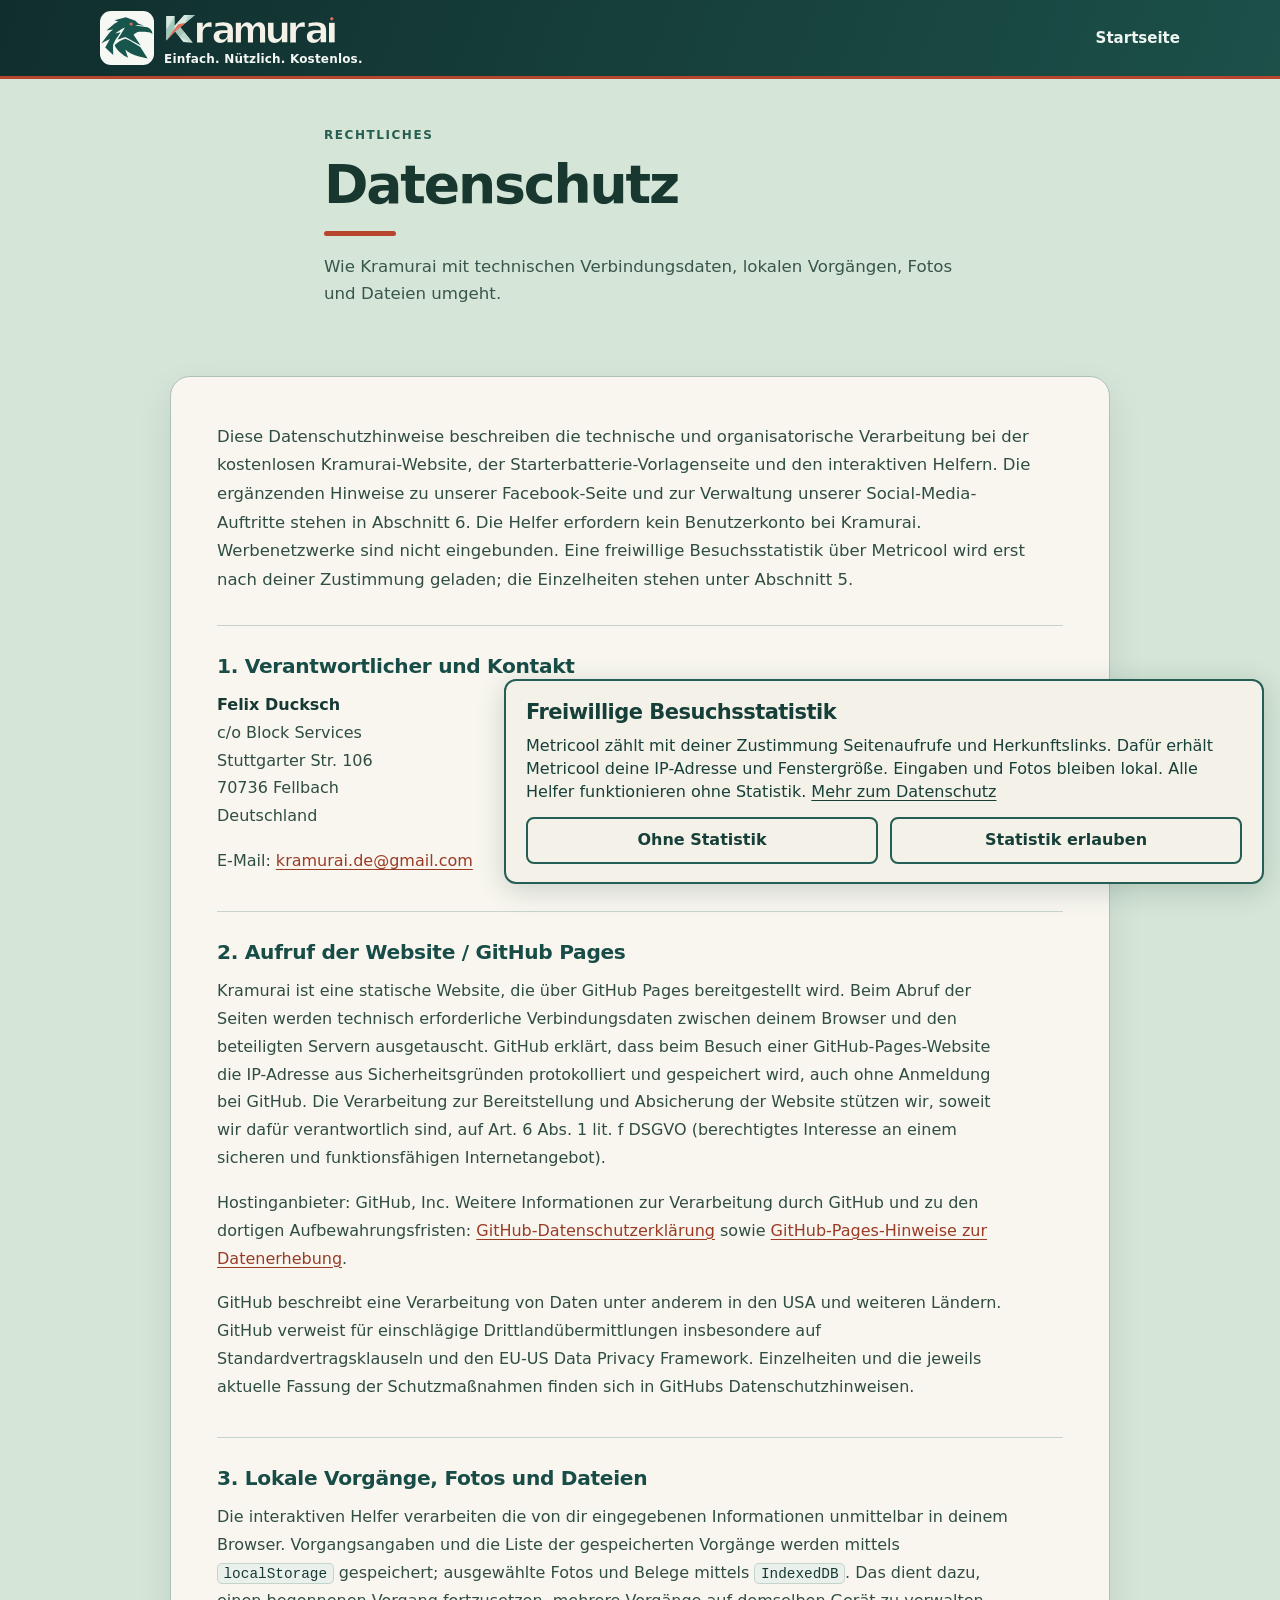
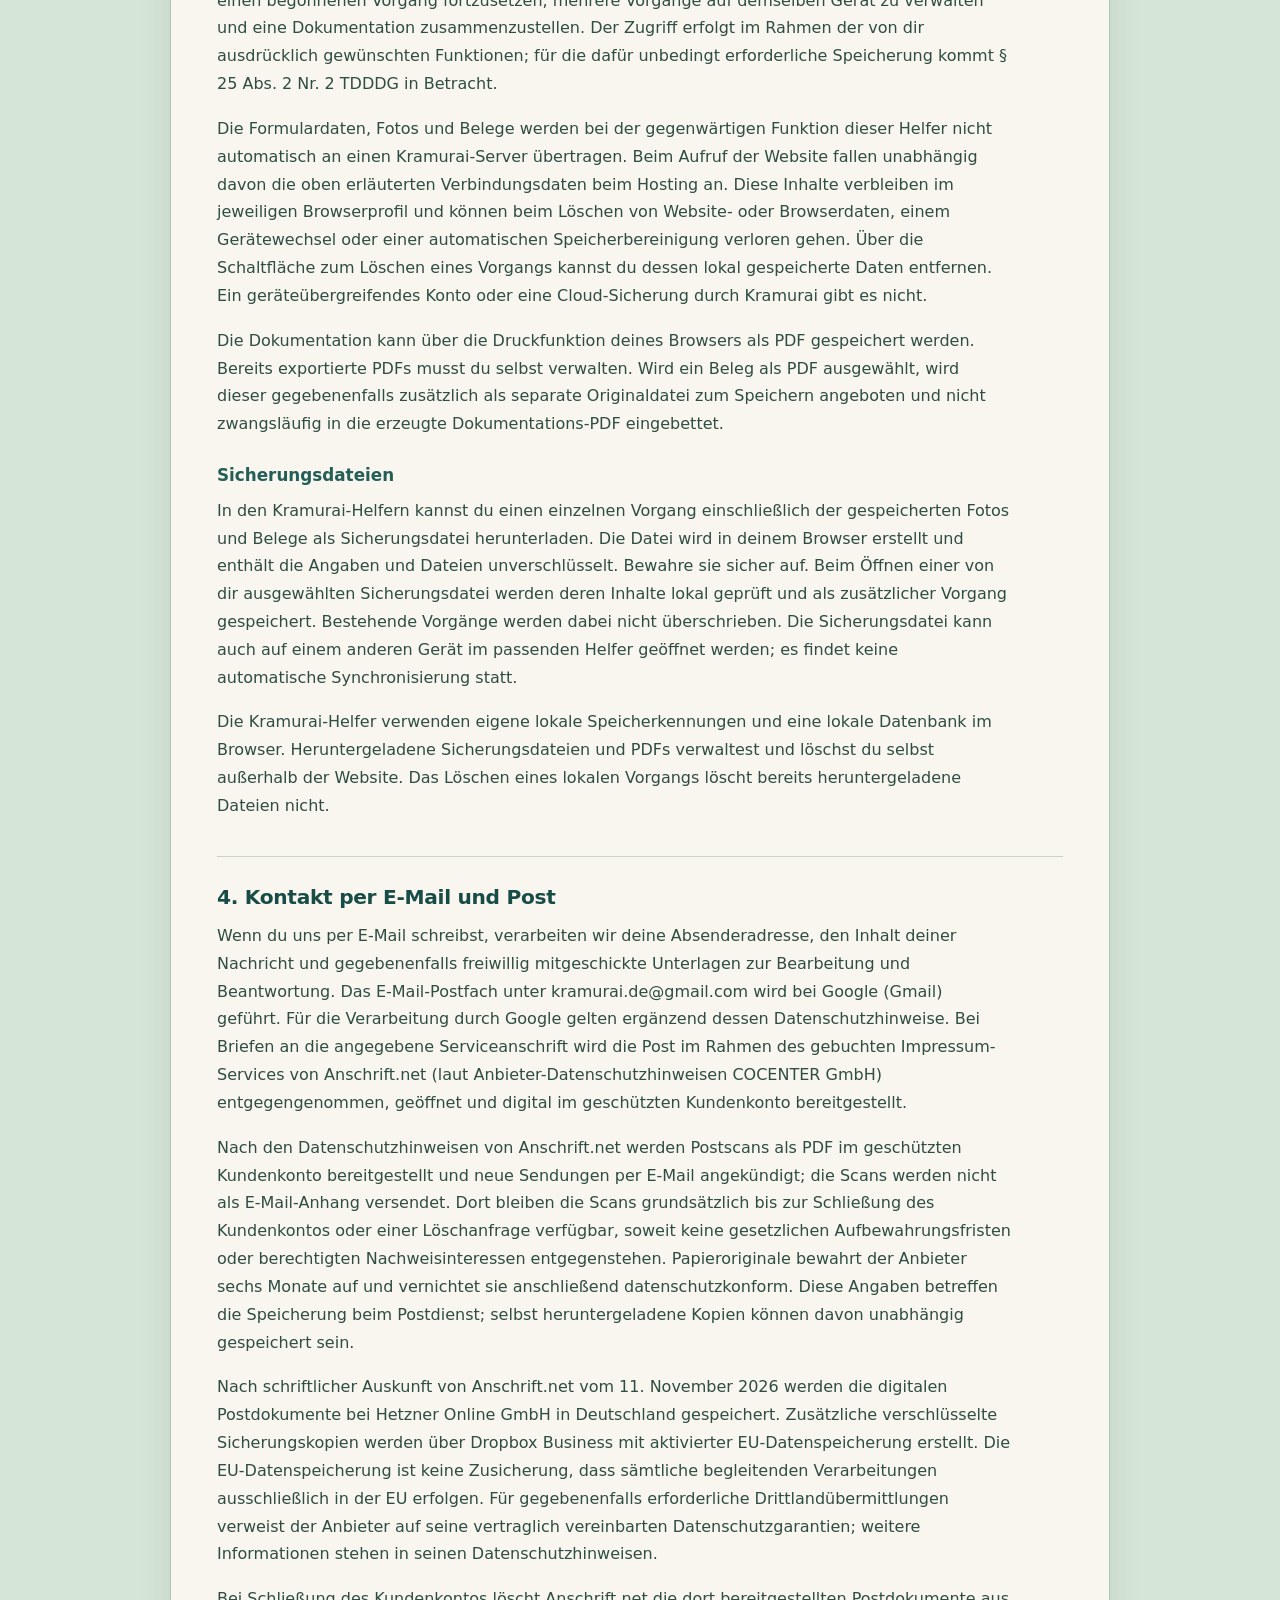
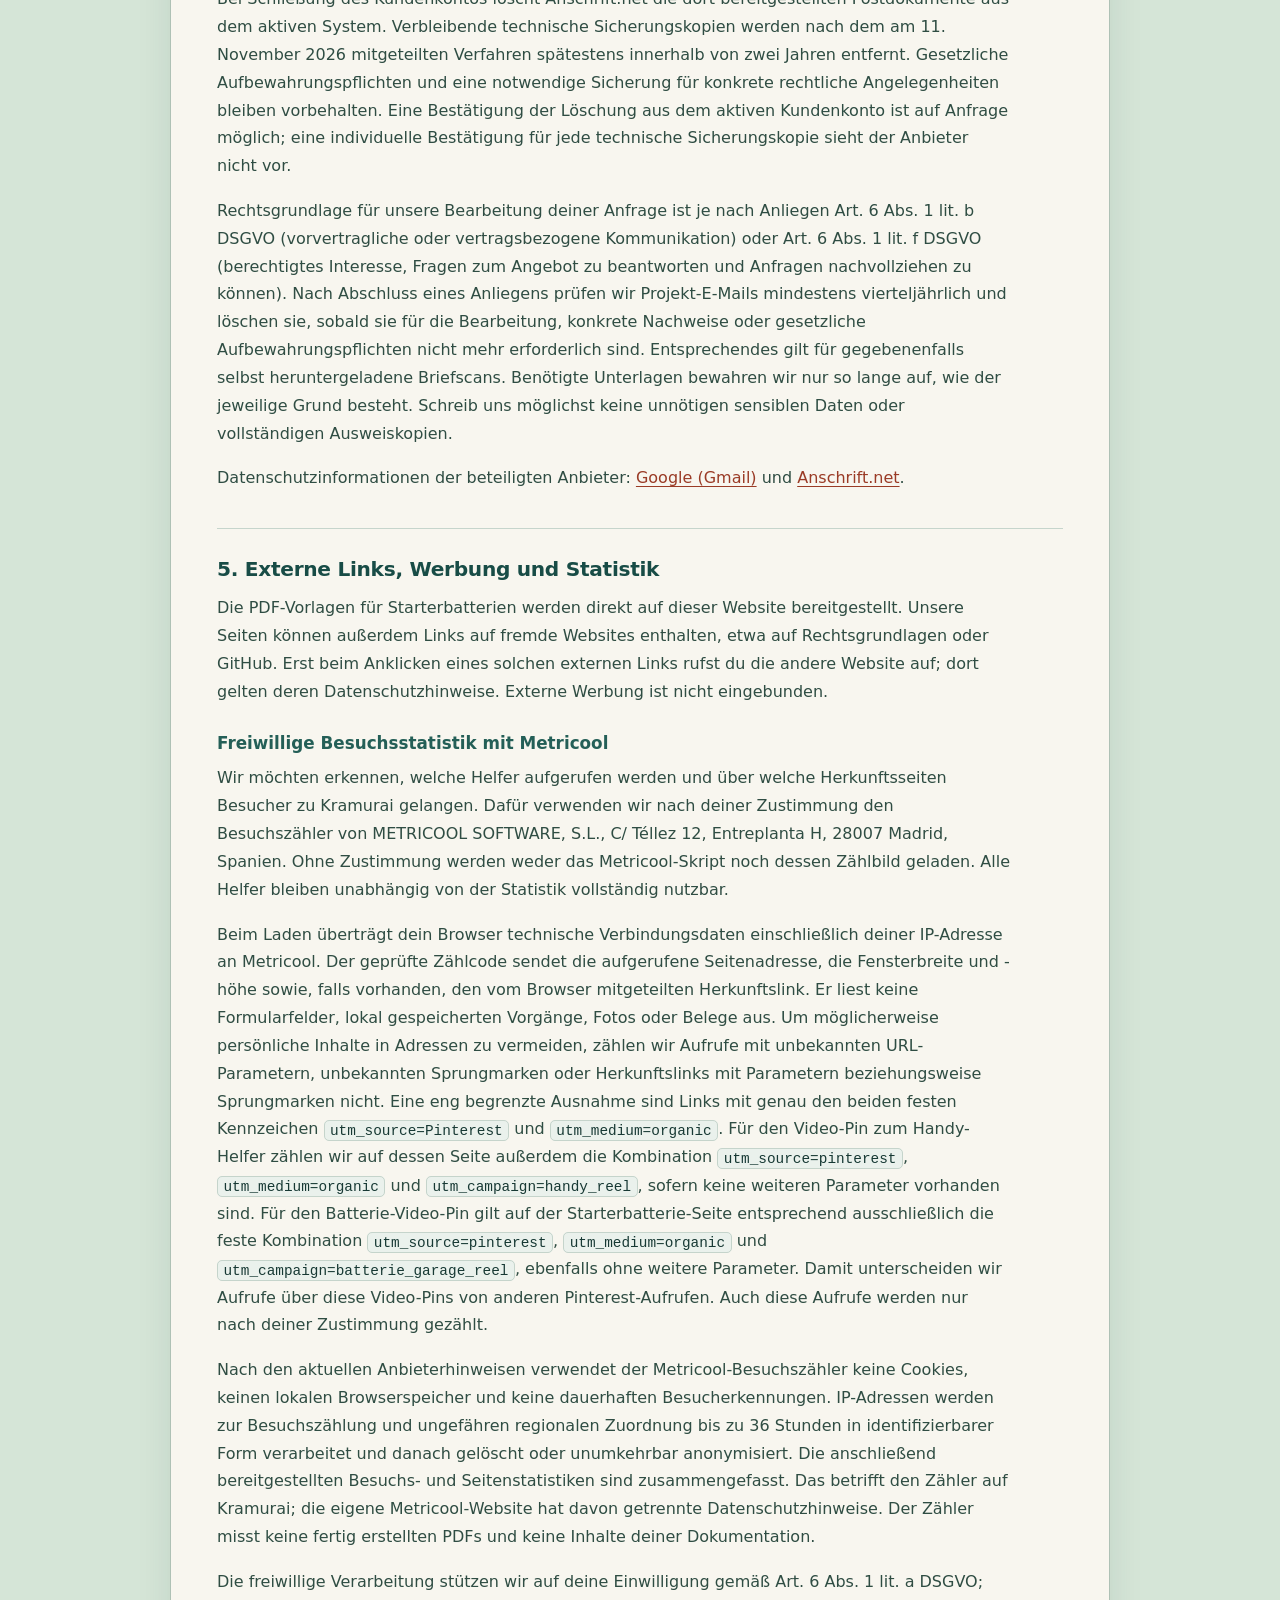
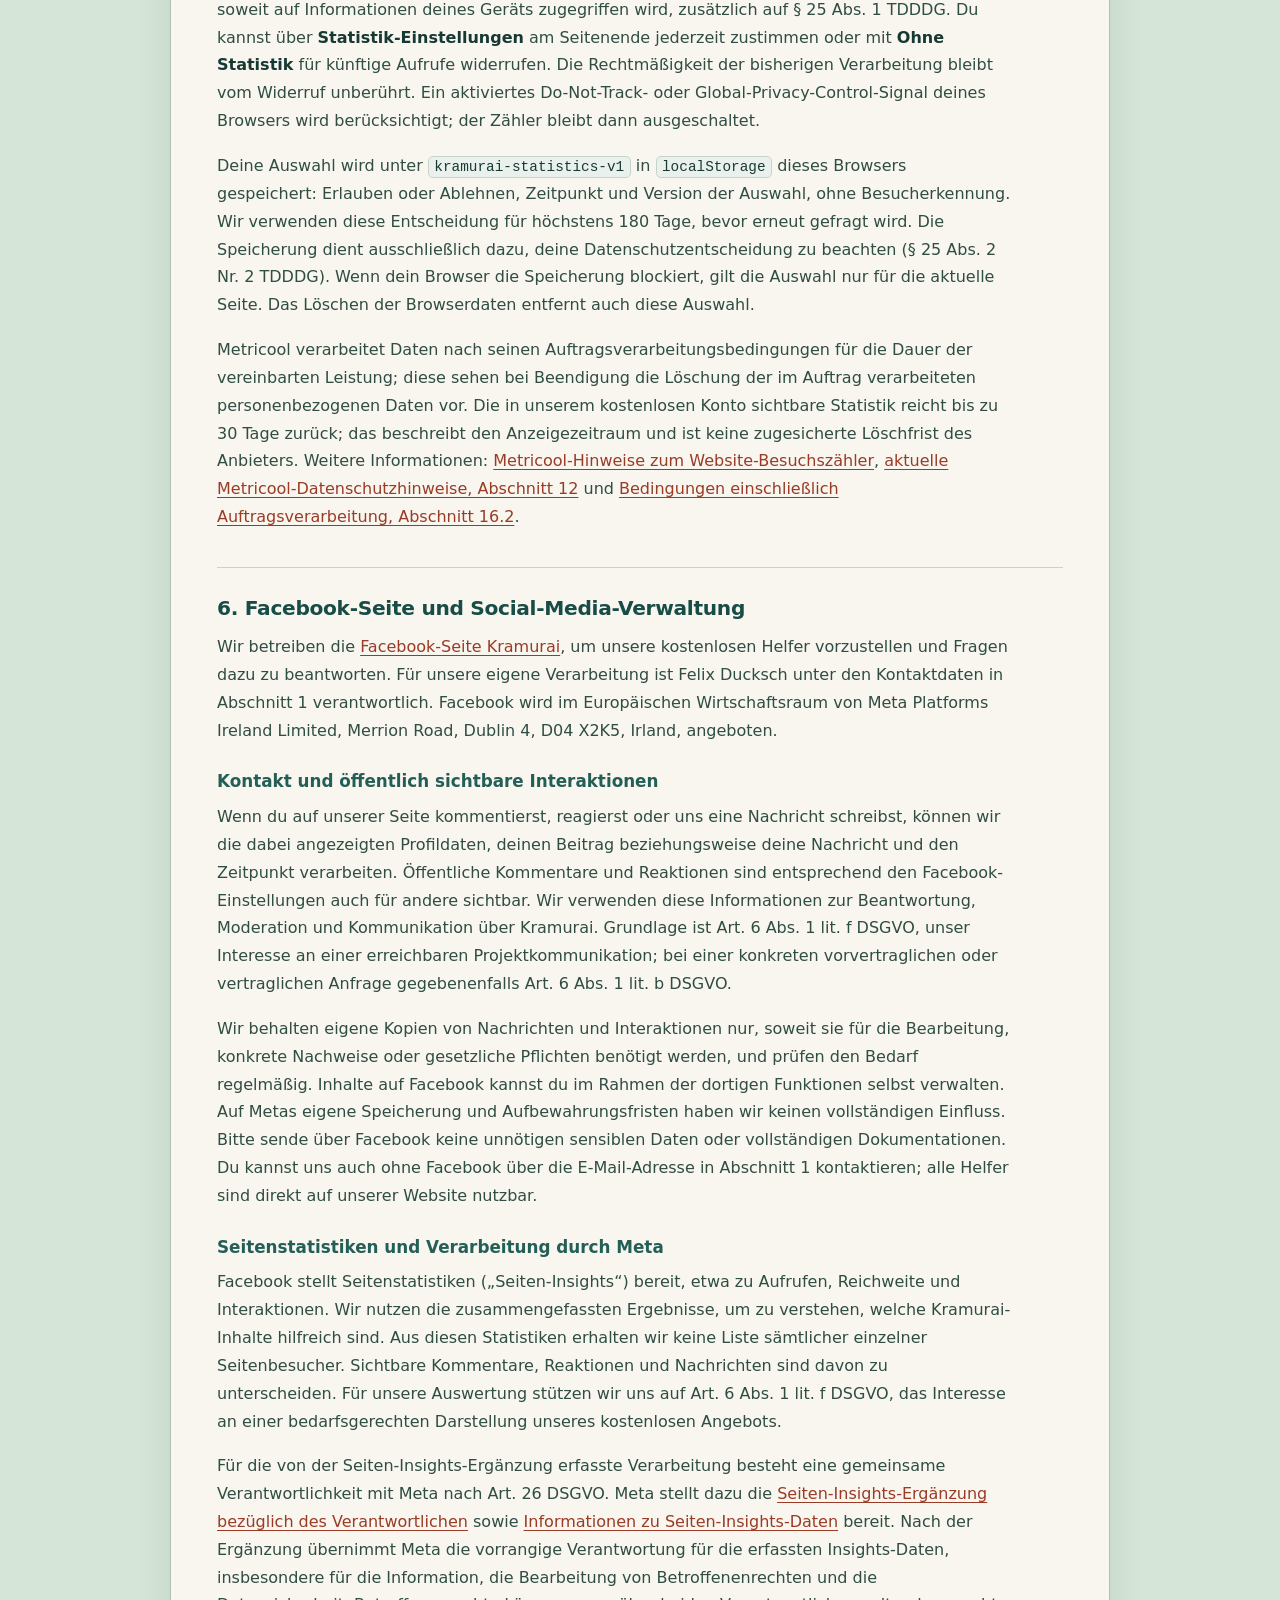
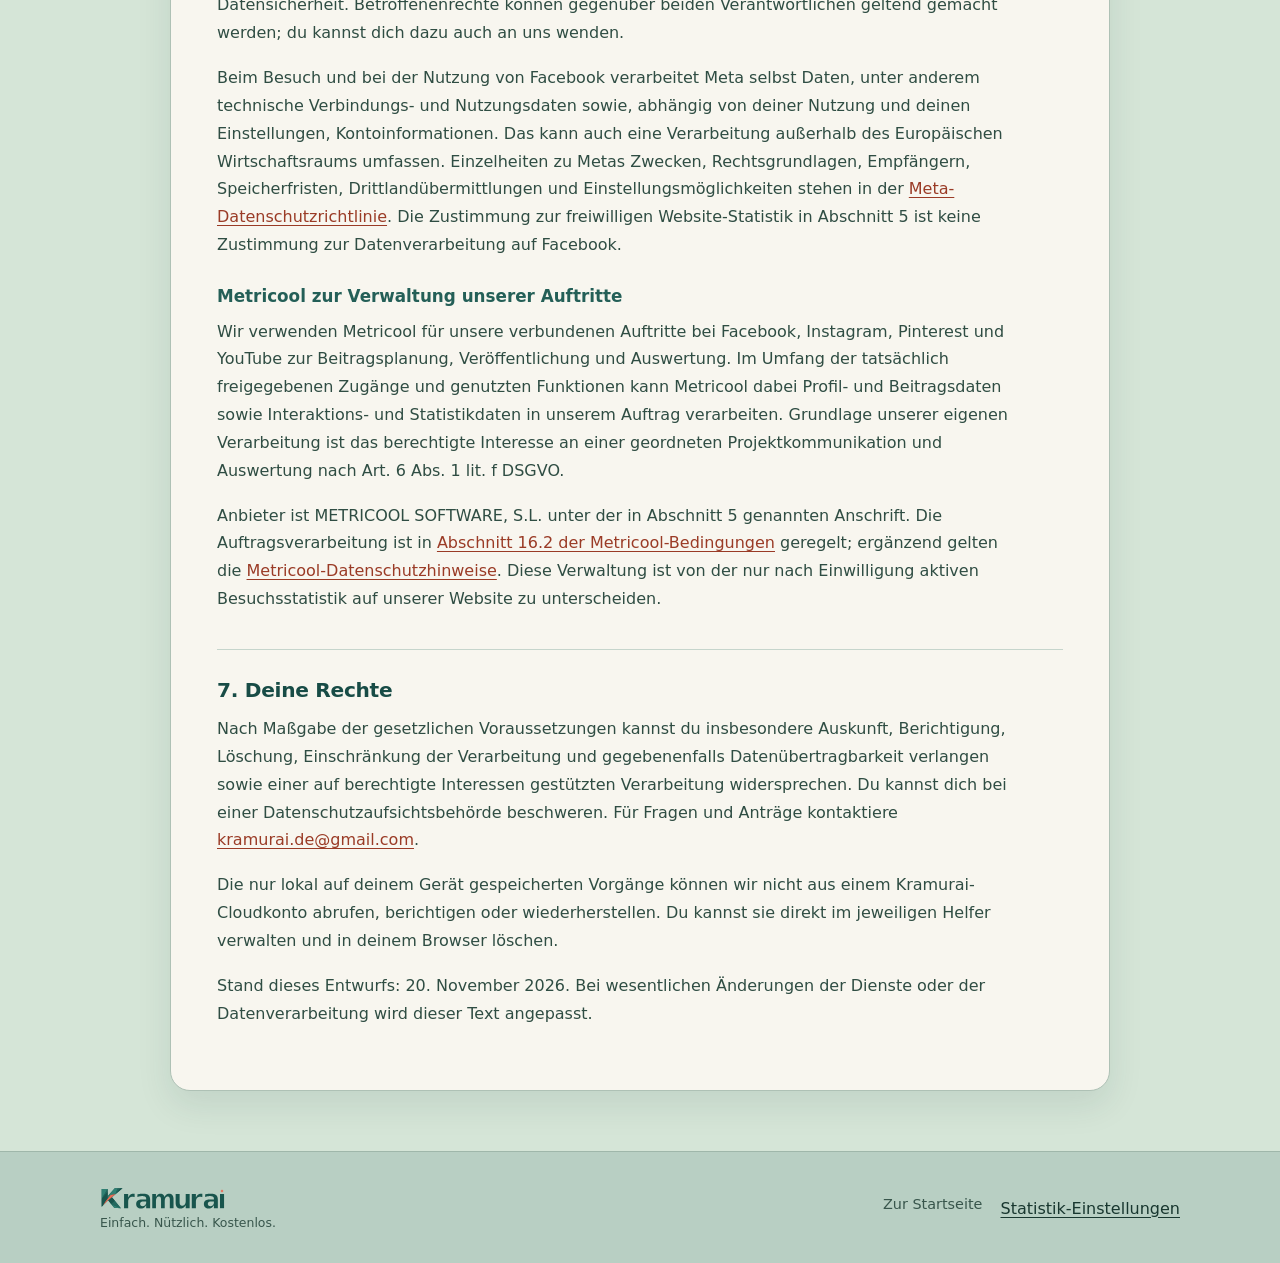
<file: datenschutz/index.html>
<!doctype html>
<html lang="de">
<head>
  <meta charset="utf-8">
  <meta name="viewport" content="width=device-width, initial-scale=1">
  <title>Datenschutz – Kramurai</title>
  <meta name="description" content="Datenschutzhinweise zur Kramurai-Website und Facebook-Seite.">
  <style>.legal-card code{overflow-wrap:anywhere;word-break:break-word}</style>
  <link rel="canonical" href="https://kramurai.github.io/datenschutz/">
  <meta property="og:type" content="website">
  <meta property="og:site_name" content="Kramurai">
  <meta property="og:locale" content="de_DE">
  <meta property="og:title" content="Datenschutz – Kramurai">
  <meta property="og:description" content="Datenschutzhinweise zur Kramurai-Website und Facebook-Seite.">
  <meta property="og:url" content="https://kramurai.github.io/datenschutz/">
  <link rel="stylesheet" href="/styles.css">
  <link rel="stylesheet" href="/register-theme.css?v=20261010-claim-v1">
  <link rel="icon" href="/assets/brand/favicon.svg?v=20261010-brand-v4" type="image/svg+xml" sizes="any">
  <link rel="icon" href="/favicon.ico?v=20261010-brand-v4" sizes="16x16 32x32 48x48 64x64">
  <link rel="apple-touch-icon" href="/apple-touch-icon.png?v=20261010-brand-v4" sizes="180x180">
  <meta name="application-name" content="Kramurai">
  <meta name="apple-mobile-web-app-title" content="Kramurai">
  <link rel="stylesheet" href="/assets/statistics.css?v=20261018-1">
  <script defer src="/assets/statistics.js?v=20261120-battery-pin-v1"></script>
</head>
<body class="legal-page-body">
  <header class="site-header">
    <div class="wrap header-inner">
      <a class="brand kramurai-brand" href="/" aria-label="Kramurai Startseite">
        <span class="brand-logo-frame"><img class="brand-logo" src="/assets/brand/kramurai-raven-light-background.svg?v=20261010-brand-v4" alt=""></span>
        <span class="brand-wordmark-wrap">
          <img class="brand-wordmark-img" src="/assets/brand/kramurai-wordmark-header.svg?v=20261010-brand-v4" alt="Kramurai">
          <span class="brand-tagline-readable">Einfach. Nützlich. Kostenlos.</span>
        </span>
      </a>
      <nav class="main-nav" aria-label="Hauptnavigation">
        <a href="/">Startseite</a>
      </nav>
    </div>
  </header>
  <main class="wrap legal-page">
    <section class="legal-hero">
      <span class="eyebrow">RECHTLICHES</span>
      <h1>Datenschutz</h1>
      <p>Wie Kramurai mit technischen Verbindungsdaten, lokalen Vorgängen, Fotos und Dateien umgeht.</p>
    </section>
    <article class="legal-card">
      <p>Diese Datenschutzhinweise beschreiben die technische und organisatorische Verarbeitung bei der kostenlosen Kramurai-Website, der Starterbatterie-Vorlagenseite und den interaktiven Helfern. Die ergänzenden Hinweise zu unserer Facebook-Seite und zur Verwaltung unserer Social-Media-Auftritte stehen in Abschnitt 6. Die Helfer erfordern kein Benutzerkonto bei Kramurai. Werbenetzwerke sind nicht eingebunden. Eine freiwillige Besuchsstatistik über Metricool wird erst nach deiner Zustimmung geladen; die Einzelheiten stehen unter Abschnitt 5.</p>

      <h2>1. Verantwortlicher und Kontakt</h2>
      <p><strong>Felix Ducksch</strong><br>
      c/o Block Services<br>
      Stuttgarter Str. 106<br>
      70736 Fellbach<br>
      Deutschland</p>
      <p>E-Mail: <a href="mailto:kramurai.de@gmail.com">kramurai.de@gmail.com</a></p>

      <h2>2. Aufruf der Website / GitHub Pages</h2>
      <p>Kramurai ist eine statische Website, die über GitHub Pages bereitgestellt wird. Beim Abruf der Seiten werden technisch erforderliche Verbindungsdaten zwischen deinem Browser und den beteiligten Servern ausgetauscht. GitHub erklärt, dass beim Besuch einer GitHub-Pages-Website die IP-Adresse aus Sicherheitsgründen protokolliert und gespeichert wird, auch ohne Anmeldung bei GitHub. Die Verarbeitung zur Bereitstellung und Absicherung der Website stützen wir, soweit wir dafür verantwortlich sind, auf Art. 6 Abs. 1 lit. f DSGVO (berechtigtes Interesse an einem sicheren und funktionsfähigen Internetangebot).</p>
      <p>Hostinganbieter: GitHub, Inc. Weitere Informationen zur Verarbeitung durch GitHub und zu den dortigen Aufbewahrungsfristen: <a href="https://docs.github.com/en/site-policy/privacy-policies/github-general-privacy-statement" rel="noopener noreferrer" target="_blank">GitHub-Datenschutzerklärung</a> sowie <a href="https://docs.github.com/en/pages/getting-started-with-github-pages/what-is-github-pages" rel="noopener noreferrer" target="_blank">GitHub-Pages-Hinweise zur Datenerhebung</a>.</p>
      <p>GitHub beschreibt eine Verarbeitung von Daten unter anderem in den USA und weiteren Ländern. GitHub verweist für einschlägige Drittlandübermittlungen insbesondere auf Standardvertragsklauseln und den EU-US Data Privacy Framework. Einzelheiten und die jeweils aktuelle Fassung der Schutzmaßnahmen finden sich in GitHubs Datenschutzhinweisen.</p>

      <h2>3. Lokale Vorgänge, Fotos und Dateien</h2>
      <p>Die interaktiven Helfer verarbeiten die von dir eingegebenen Informationen unmittelbar in deinem Browser. Vorgangsangaben und die Liste der gespeicherten Vorgänge werden mittels <code>localStorage</code> gespeichert; ausgewählte Fotos und Belege mittels <code>IndexedDB</code>. Das dient dazu, einen begonnenen Vorgang fortzusetzen, mehrere Vorgänge auf demselben Gerät zu verwalten und eine Dokumentation zusammenzustellen. Der Zugriff erfolgt im Rahmen der von dir ausdrücklich gewünschten Funktionen; für die dafür unbedingt erforderliche Speicherung kommt § 25 Abs. 2 Nr. 2 TDDDG in Betracht.</p>
      <p>Die Formulardaten, Fotos und Belege werden bei der gegenwärtigen Funktion dieser Helfer nicht automatisch an einen Kramurai-Server übertragen. Beim Aufruf der Website fallen unabhängig davon die oben erläuterten Verbindungsdaten beim Hosting an. Diese Inhalte verbleiben im jeweiligen Browserprofil und können beim Löschen von Website- oder Browserdaten, einem Gerätewechsel oder einer automatischen Speicherbereinigung verloren gehen. Über die Schaltfläche zum Löschen eines Vorgangs kannst du dessen lokal gespeicherte Daten entfernen. Ein geräteübergreifendes Konto oder eine Cloud-Sicherung durch Kramurai gibt es nicht.</p>
      <p>Die Dokumentation kann über die Druckfunktion deines Browsers als PDF gespeichert werden. Bereits exportierte PDFs musst du selbst verwalten. Wird ein Beleg als PDF ausgewählt, wird dieser gegebenenfalls zusätzlich als separate Originaldatei zum Speichern angeboten und nicht zwangsläufig in die erzeugte Dokumentations-PDF eingebettet.</p>

      <h3>Sicherungsdateien</h3>
      <p>In den Kramurai-Helfern kannst du einen einzelnen Vorgang einschließlich der gespeicherten Fotos und Belege als Sicherungsdatei herunterladen. Die Datei wird in deinem Browser erstellt und enthält die Angaben und Dateien unverschlüsselt. Bewahre sie sicher auf. Beim Öffnen einer von dir ausgewählten Sicherungsdatei werden deren Inhalte lokal geprüft und als zusätzlicher Vorgang gespeichert. Bestehende Vorgänge werden dabei nicht überschrieben. Die Sicherungsdatei kann auch auf einem anderen Gerät im passenden Helfer geöffnet werden; es findet keine automatische Synchronisierung statt.</p>
      <p>Die Kramurai-Helfer verwenden eigene lokale Speicherkennungen und eine lokale Datenbank im Browser. Heruntergeladene Sicherungsdateien und PDFs verwaltest und löschst du selbst außerhalb der Website. Das Löschen eines lokalen Vorgangs löscht bereits heruntergeladene Dateien nicht.</p>

      <h2>4. Kontakt per E-Mail und Post</h2>
      <p>Wenn du uns per E-Mail schreibst, verarbeiten wir deine Absenderadresse, den Inhalt deiner Nachricht und gegebenenfalls freiwillig mitgeschickte Unterlagen zur Bearbeitung und Beantwortung. Das E-Mail-Postfach unter kramurai.de@gmail.com wird bei Google (Gmail) geführt. Für die Verarbeitung durch Google gelten ergänzend dessen Datenschutzhinweise. Bei Briefen an die angegebene Serviceanschrift wird die Post im Rahmen des gebuchten Impressum-Services von Anschrift.net (laut Anbieter-Datenschutzhinweisen COCENTER GmbH) entgegengenommen, geöffnet und digital im geschützten Kundenkonto bereitgestellt.</p>
      <p>Nach den Datenschutzhinweisen von Anschrift.net werden Postscans als PDF im geschützten Kundenkonto bereitgestellt und neue Sendungen per E-Mail angekündigt; die Scans werden nicht als E-Mail-Anhang versendet. Dort bleiben die Scans grundsätzlich bis zur Schließung des Kundenkontos oder einer Löschanfrage verfügbar, soweit keine gesetzlichen Aufbewahrungsfristen oder berechtigten Nachweisinteressen entgegenstehen. Papieroriginale bewahrt der Anbieter sechs Monate auf und vernichtet sie anschließend datenschutzkonform. Diese Angaben betreffen die Speicherung beim Postdienst; selbst heruntergeladene Kopien können davon unabhängig gespeichert sein.</p>
      <p>Nach schriftlicher Auskunft von Anschrift.net vom 11. November 2026 werden die digitalen Postdokumente bei Hetzner Online GmbH in Deutschland gespeichert. Zusätzliche verschlüsselte Sicherungskopien werden über Dropbox Business mit aktivierter EU-Datenspeicherung erstellt. Die EU-Datenspeicherung ist keine Zusicherung, dass sämtliche begleitenden Verarbeitungen ausschließlich in der EU erfolgen. Für gegebenenfalls erforderliche Drittlandübermittlungen verweist der Anbieter auf seine vertraglich vereinbarten Datenschutzgarantien; weitere Informationen stehen in seinen Datenschutzhinweisen.</p>
      <p>Bei Schließung des Kundenkontos löscht Anschrift.net die dort bereitgestellten Postdokumente aus dem aktiven System. Verbleibende technische Sicherungskopien werden nach dem am 11. November 2026 mitgeteilten Verfahren spätestens innerhalb von zwei Jahren entfernt. Gesetzliche Aufbewahrungspflichten und eine notwendige Sicherung für konkrete rechtliche Angelegenheiten bleiben vorbehalten. Eine Bestätigung der Löschung aus dem aktiven Kundenkonto ist auf Anfrage möglich; eine individuelle Bestätigung für jede technische Sicherungskopie sieht der Anbieter nicht vor.</p>
      <p>Rechtsgrundlage für unsere Bearbeitung deiner Anfrage ist je nach Anliegen Art. 6 Abs. 1 lit. b DSGVO (vorvertragliche oder vertragsbezogene Kommunikation) oder Art. 6 Abs. 1 lit. f DSGVO (berechtigtes Interesse, Fragen zum Angebot zu beantworten und Anfragen nachvollziehen zu können). Nach Abschluss eines Anliegens prüfen wir Projekt-E-Mails mindestens vierteljährlich und löschen sie, sobald sie für die Bearbeitung, konkrete Nachweise oder gesetzliche Aufbewahrungspflichten nicht mehr erforderlich sind. Entsprechendes gilt für gegebenenfalls selbst heruntergeladene Briefscans. Benötigte Unterlagen bewahren wir nur so lange auf, wie der jeweilige Grund besteht. Schreib uns möglichst keine unnötigen sensiblen Daten oder vollständigen Ausweiskopien.</p>
      <p>Datenschutzinformationen der beteiligten Anbieter: <a href="https://policies.google.com/privacy?hl=de" rel="noopener noreferrer" target="_blank">Google (Gmail)</a> und <a href="https://anschrift.net/datenschutzerklaerung/" rel="noopener noreferrer" target="_blank">Anschrift.net</a>.</p>

      <h2>5. Externe Links, Werbung und Statistik</h2>
      <p>Die PDF-Vorlagen für Starterbatterien werden direkt auf dieser Website bereitgestellt. Unsere Seiten können außerdem Links auf fremde Websites enthalten, etwa auf Rechtsgrundlagen oder GitHub. Erst beim Anklicken eines solchen externen Links rufst du die andere Website auf; dort gelten deren Datenschutzhinweise. Externe Werbung ist nicht eingebunden.</p>

      <h3 id="besuchsstatistik">Freiwillige Besuchsstatistik mit Metricool</h3>
      <p>Wir möchten erkennen, welche Helfer aufgerufen werden und über welche Herkunftsseiten Besucher zu Kramurai gelangen. Dafür verwenden wir nach deiner Zustimmung den Besuchszähler von METRICOOL SOFTWARE, S.L., C/ Téllez 12, Entreplanta H, 28007 Madrid, Spanien. Ohne Zustimmung werden weder das Metricool-Skript noch dessen Zählbild geladen. Alle Helfer bleiben unabhängig von der Statistik vollständig nutzbar.</p>
      <p>Beim Laden überträgt dein Browser technische Verbindungsdaten einschließlich deiner IP-Adresse an Metricool. Der geprüfte Zählcode sendet die aufgerufene Seitenadresse, die Fensterbreite und -höhe sowie, falls vorhanden, den vom Browser mitgeteilten Herkunftslink. Er liest keine Formularfelder, lokal gespeicherten Vorgänge, Fotos oder Belege aus. Um möglicherweise persönliche Inhalte in Adressen zu vermeiden, zählen wir Aufrufe mit unbekannten URL-Parametern, unbekannten Sprungmarken oder Herkunftslinks mit Parametern beziehungsweise Sprungmarken nicht. Eine eng begrenzte Ausnahme sind Links mit genau den beiden festen Kennzeichen <code>utm_source=Pinterest</code> und <code>utm_medium=organic</code>. Für den Video-Pin zum Handy-Helfer zählen wir auf dessen Seite außerdem die Kombination <code>utm_source=pinterest</code>, <code>utm_medium=organic</code> und <code>utm_campaign=handy_reel</code>, sofern keine weiteren Parameter vorhanden sind. Für den Batterie-Video-Pin gilt auf der Starterbatterie-Seite entsprechend ausschließlich die feste Kombination <code>utm_source=pinterest</code>, <code>utm_medium=organic</code> und <code>utm_campaign=batterie_garage_reel</code>, ebenfalls ohne weitere Parameter. Damit unterscheiden wir Aufrufe über diese Video-Pins von anderen Pinterest-Aufrufen. Auch diese Aufrufe werden nur nach deiner Zustimmung gezählt.</p>
      <p>Nach den aktuellen Anbieterhinweisen verwendet der Metricool-Besuchszähler keine Cookies, keinen lokalen Browserspeicher und keine dauerhaften Besucherkennungen. IP-Adressen werden zur Besuchszählung und ungefähren regionalen Zuordnung bis zu 36 Stunden in identifizierbarer Form verarbeitet und danach gelöscht oder unumkehrbar anonymisiert. Die anschließend bereitgestellten Besuchs- und Seitenstatistiken sind zusammengefasst. Das betrifft den Zähler auf Kramurai; die eigene Metricool-Website hat davon getrennte Datenschutzhinweise. Der Zähler misst keine fertig erstellten PDFs und keine Inhalte deiner Dokumentation.</p>
      <p>Die freiwillige Verarbeitung stützen wir auf deine Einwilligung gemäß Art. 6 Abs. 1 lit. a DSGVO; soweit auf Informationen deines Geräts zugegriffen wird, zusätzlich auf § 25 Abs. 1 TDDDG. Du kannst über <strong>Statistik-Einstellungen</strong> am Seitenende jederzeit zustimmen oder mit <strong>Ohne Statistik</strong> für künftige Aufrufe widerrufen. Die Rechtmäßigkeit der bisherigen Verarbeitung bleibt vom Widerruf unberührt. Ein aktiviertes Do-Not-Track- oder Global-Privacy-Control-Signal deines Browsers wird berücksichtigt; der Zähler bleibt dann ausgeschaltet.</p>
      <p>Deine Auswahl wird unter <code>kramurai-statistics-v1</code> in <code>localStorage</code> dieses Browsers gespeichert: Erlauben oder Ablehnen, Zeitpunkt und Version der Auswahl, ohne Besucherkennung. Wir verwenden diese Entscheidung für höchstens 180 Tage, bevor erneut gefragt wird. Die Speicherung dient ausschließlich dazu, deine Datenschutzentscheidung zu beachten (§ 25 Abs. 2 Nr. 2 TDDDG). Wenn dein Browser die Speicherung blockiert, gilt die Auswahl nur für die aktuelle Seite. Das Löschen der Browserdaten entfernt auch diese Auswahl.</p>
      <p>Metricool verarbeitet Daten nach seinen Auftragsverarbeitungsbedingungen für die Dauer der vereinbarten Leistung; diese sehen bei Beendigung die Löschung der im Auftrag verarbeiteten personenbezogenen Daten vor. Die in unserem kostenlosen Konto sichtbare Statistik reicht bis zu 30 Tage zurück; das beschreibt den Anzeigezeitraum und ist keine zugesicherte Löschfrist des Anbieters. Weitere Informationen: <a href="https://help.metricool.com/use-of-cookies-in-metricool-v5dg7" rel="noopener noreferrer" target="_blank">Metricool-Hinweise zum Website-Besuchszähler</a>, <a href="https://metricool.com/privacy-policy/" rel="noopener noreferrer" target="_blank">aktuelle Metricool-Datenschutzhinweise, Abschnitt 12</a> und <a href="https://metricool.com/legal-terms/" rel="noopener noreferrer" target="_blank">Bedingungen einschließlich Auftragsverarbeitung, Abschnitt 16.2</a>.</p>

      
      <h2 id="facebook">6. Facebook-Seite und Social-Media-Verwaltung</h2>
      <p>Wir betreiben die <a href="https://www.facebook.com/profile.php?id=61596483419387" rel="noopener noreferrer" target="_blank">Facebook-Seite Kramurai</a>, um unsere kostenlosen Helfer vorzustellen und Fragen dazu zu beantworten. Für unsere eigene Verarbeitung ist Felix Ducksch unter den Kontaktdaten in Abschnitt 1 verantwortlich. Facebook wird im Europäischen Wirtschaftsraum von Meta Platforms Ireland Limited, Merrion Road, Dublin 4, D04 X2K5, Irland, angeboten.</p>

      <h3>Kontakt und öffentlich sichtbare Interaktionen</h3>
      <p>Wenn du auf unserer Seite kommentierst, reagierst oder uns eine Nachricht schreibst, können wir die dabei angezeigten Profildaten, deinen Beitrag beziehungsweise deine Nachricht und den Zeitpunkt verarbeiten. Öffentliche Kommentare und Reaktionen sind entsprechend den Facebook-Einstellungen auch für andere sichtbar. Wir verwenden diese Informationen zur Beantwortung, Moderation und Kommunikation über Kramurai. Grundlage ist Art. 6 Abs. 1 lit. f DSGVO, unser Interesse an einer erreichbaren Projektkommunikation; bei einer konkreten vorvertraglichen oder vertraglichen Anfrage gegebenenfalls Art. 6 Abs. 1 lit. b DSGVO.</p>
      <p>Wir behalten eigene Kopien von Nachrichten und Interaktionen nur, soweit sie für die Bearbeitung, konkrete Nachweise oder gesetzliche Pflichten benötigt werden, und prüfen den Bedarf regelmäßig. Inhalte auf Facebook kannst du im Rahmen der dortigen Funktionen selbst verwalten. Auf Metas eigene Speicherung und Aufbewahrungsfristen haben wir keinen vollständigen Einfluss. Bitte sende über Facebook keine unnötigen sensiblen Daten oder vollständigen Dokumentationen. Du kannst uns auch ohne Facebook über die E-Mail-Adresse in Abschnitt 1 kontaktieren; alle Helfer sind direkt auf unserer Website nutzbar.</p>

      <h3>Seitenstatistiken und Verarbeitung durch Meta</h3>
      <p>Facebook stellt Seitenstatistiken („Seiten-Insights“) bereit, etwa zu Aufrufen, Reichweite und Interaktionen. Wir nutzen die zusammengefassten Ergebnisse, um zu verstehen, welche Kramurai-Inhalte hilfreich sind. Aus diesen Statistiken erhalten wir keine Liste sämtlicher einzelner Seitenbesucher. Sichtbare Kommentare, Reaktionen und Nachrichten sind davon zu unterscheiden. Für unsere Auswertung stützen wir uns auf Art. 6 Abs. 1 lit. f DSGVO, das Interesse an einer bedarfsgerechten Darstellung unseres kostenlosen Angebots.</p>
      <p>Für die von der Seiten-Insights-Ergänzung erfasste Verarbeitung besteht eine gemeinsame Verantwortlichkeit mit Meta nach Art. 26 DSGVO. Meta stellt dazu die <a href="https://www.facebook.com/legal/terms/page_controller_addendum" rel="noopener noreferrer" target="_blank">Seiten-Insights-Ergänzung bezüglich des Verantwortlichen</a> sowie <a href="https://www.facebook.com/legal/terms/information_about_page_insights_data" rel="noopener noreferrer" target="_blank">Informationen zu Seiten-Insights-Daten</a> bereit. Nach der Ergänzung übernimmt Meta die vorrangige Verantwortung für die erfassten Insights-Daten, insbesondere für die Information, die Bearbeitung von Betroffenenrechten und die Datensicherheit. Betroffenenrechte können gegenüber beiden Verantwortlichen geltend gemacht werden; du kannst dich dazu auch an uns wenden.</p>
      <p>Beim Besuch und bei der Nutzung von Facebook verarbeitet Meta selbst Daten, unter anderem technische Verbindungs- und Nutzungsdaten sowie, abhängig von deiner Nutzung und deinen Einstellungen, Kontoinformationen. Das kann auch eine Verarbeitung außerhalb des Europäischen Wirtschaftsraums umfassen. Einzelheiten zu Metas Zwecken, Rechtsgrundlagen, Empfängern, Speicherfristen, Drittlandübermittlungen und Einstellungsmöglichkeiten stehen in der <a href="https://www.facebook.com/privacy/policy/" rel="noopener noreferrer" target="_blank">Meta-Datenschutzrichtlinie</a>. Die Zustimmung zur freiwilligen Website-Statistik in Abschnitt 5 ist keine Zustimmung zur Datenverarbeitung auf Facebook.</p>

      <h3>Metricool zur Verwaltung unserer Auftritte</h3>
      <p>Wir verwenden Metricool für unsere verbundenen Auftritte bei Facebook, Instagram, Pinterest und YouTube zur Beitragsplanung, Veröffentlichung und Auswertung. Im Umfang der tatsächlich freigegebenen Zugänge und genutzten Funktionen kann Metricool dabei Profil- und Beitragsdaten sowie Interaktions- und Statistikdaten in unserem Auftrag verarbeiten. Grundlage unserer eigenen Verarbeitung ist das berechtigte Interesse an einer geordneten Projektkommunikation und Auswertung nach Art. 6 Abs. 1 lit. f DSGVO.</p>
      <p>Anbieter ist METRICOOL SOFTWARE, S.L. unter der in Abschnitt 5 genannten Anschrift. Die Auftragsverarbeitung ist in <a href="https://metricool.com/legal-terms/" rel="noopener noreferrer" target="_blank">Abschnitt 16.2 der Metricool-Bedingungen</a> geregelt; ergänzend gelten die <a href="https://metricool.com/privacy-policy/" rel="noopener noreferrer" target="_blank">Metricool-Datenschutzhinweise</a>. Diese Verwaltung ist von der nur nach Einwilligung aktiven Besuchsstatistik auf unserer Website zu unterscheiden.</p>

      <h2>7. Deine Rechte</h2>
      <p>Nach Maßgabe der gesetzlichen Voraussetzungen kannst du insbesondere Auskunft, Berichtigung, Löschung, Einschränkung der Verarbeitung und gegebenenfalls Datenübertragbarkeit verlangen sowie einer auf berechtigte Interessen gestützten Verarbeitung widersprechen. Du kannst dich bei einer Datenschutzaufsichtsbehörde beschweren. Für Fragen und Anträge kontaktiere <a href="mailto:kramurai.de@gmail.com">kramurai.de@gmail.com</a>.</p>
      <p>Die nur lokal auf deinem Gerät gespeicherten Vorgänge können wir nicht aus einem Kramurai-Cloudkonto abrufen, berichtigen oder wiederherstellen. Du kannst sie direkt im jeweiligen Helfer verwalten und in deinem Browser löschen.</p>
      <p>Stand dieses Entwurfs: 20. November 2026. Bei wesentlichen Änderungen der Dienste oder der Datenverarbeitung wird dieser Text angepasst.</p>
    </article>
</main>
  <footer>
    <div class="wrap footer-inner">
      <div class="footer-brand">
        <div><img class="footer-wordmark" src="/assets/brand/kramurai-wordmark-footer.svg?v=20261010-brand-v4" width="664" height="151" alt="Kramurai"><span>Einfach. Nützlich. Kostenlos.</span></div>
      </div>
      <div class="footer-links legal-footer-links">
        <a href="/">Zur Startseite</a>
      </div>
    </div>
  </footer>
</body>
</html>
</file>
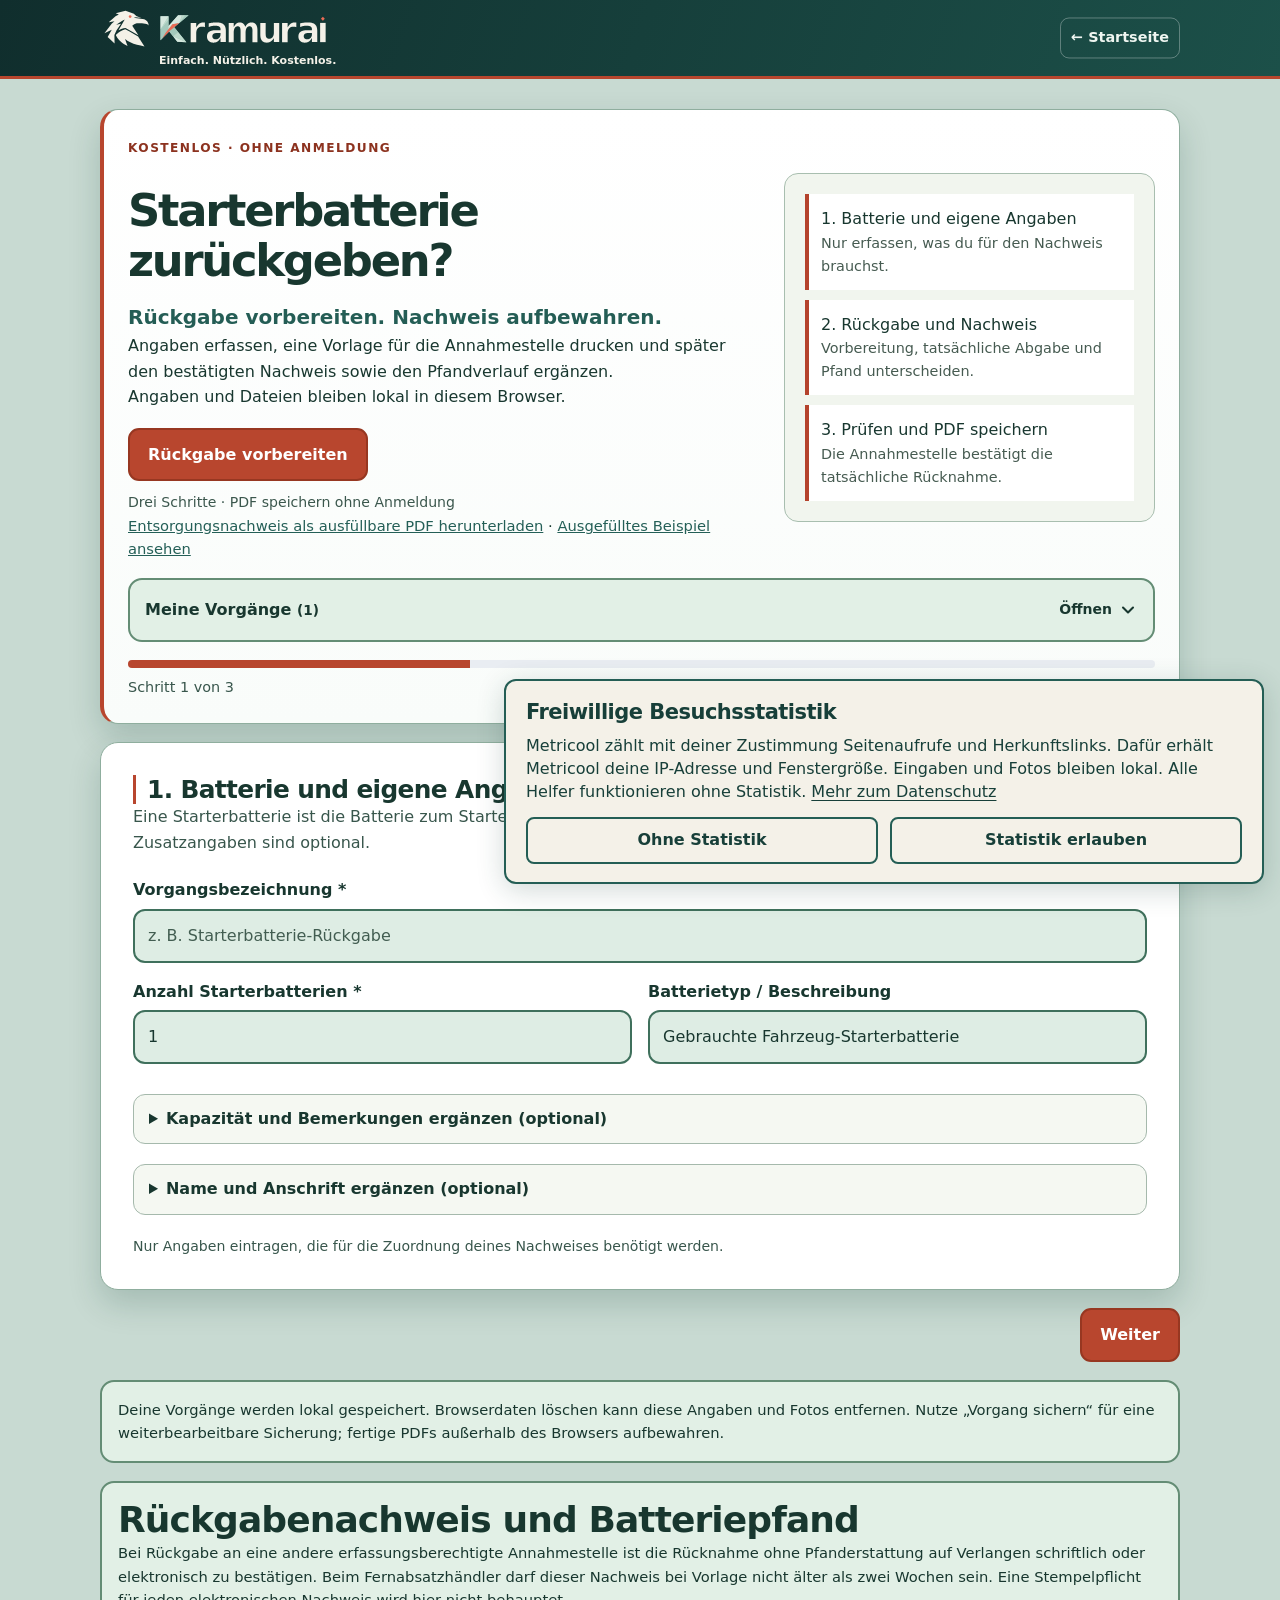
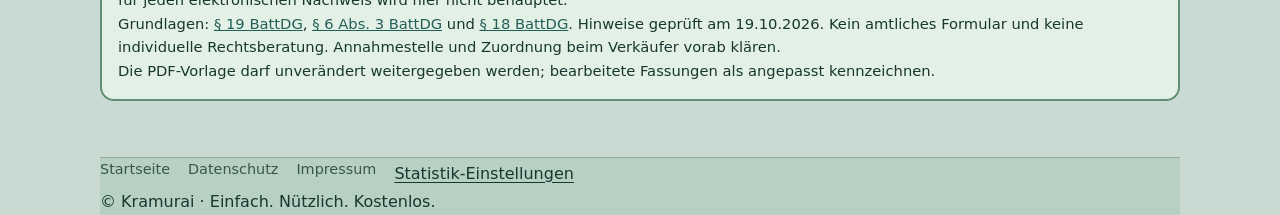
<file: entsorgungsnachweis-starterbatterie/index.html>
<!doctype html><html lang="de"><head><meta charset="utf-8"><meta name="viewport" content="width=device-width,initial-scale=1"><title>Entsorgungsnachweis Starterbatterie – PDF-Vorlage | Kramurai</title><meta name="description" content="Kostenlose PDF-Vorlage für den Entsorgungsnachweis deiner Starterbatterie. Direkt herunterladen oder die Rückgabe online vorbereiten."><meta name="robots" content="index,follow"><link rel="canonical" href="https://kramurai.github.io/entsorgungsnachweis-starterbatterie/"><meta property="og:type" content="website"><meta property="og:site_name" content="Kramurai"><meta property="og:locale" content="de_DE"><meta property="og:title" content="Entsorgungsnachweis Starterbatterie – PDF-Vorlage | Kramurai"><meta property="og:description" content="Kostenlose PDF-Vorlage für den Entsorgungsnachweis deiner Starterbatterie. Direkt herunterladen oder die Rückgabe online vorbereiten."><meta property="og:url" content="https://kramurai.github.io/entsorgungsnachweis-starterbatterie/"><meta property="og:image" content="https://kramurai.github.io/assets/social/starterbatterie-20261019.jpg"><meta property="og:image:width" content="1200"><meta property="og:image:height" content="630"><meta property="og:image:type" content="image/jpeg"><meta property="og:image:alt" content="Starterbatterie zurückgeben: Abgabe festhalten und Rücknahme vergleichen, mit einem ausgefüllten PDF-Beispiel."><meta name="twitter:card" content="summary_large_image"><meta name="twitter:title" content="Entsorgungsnachweis Starterbatterie – PDF-Vorlage | Kramurai"><meta name="twitter:description" content="Kostenlose PDF-Vorlage für den Entsorgungsnachweis deiner Starterbatterie. Direkt herunterladen oder die Rückgabe online vorbereiten."><meta name="twitter:image" content="https://kramurai.github.io/assets/social/starterbatterie-20261019.jpg"><link rel="stylesheet" href="/assets/statistics.css?v=20261018-1"><script defer src="/assets/statistics.js?v=20261120-battery-pin-v1"></script><link rel="stylesheet" href="/styles.css"><style>
    .wizard{padding:30px 0 56px}
    .wizard-head{background:#fff;border:1px solid var(--line);border-radius:20px;padding:24px;box-shadow:var(--shadow);margin-bottom:18px}
    .wizard-head h1{font-size:clamp(1.9rem,7vw,3rem)}
    .progress{height:8px;background:#e9edf2;border-radius:999px;overflow:hidden;margin-top:18px}
    .progress>span{display:block;height:100%;background:var(--brand);width:16.66%;transition:width .2s ease}
    .progress-label{display:flex;justify-content:space-between;gap:12px;margin-top:8px;color:var(--muted);font-size:.9rem}
    .step{display:none;background:#fff;border:1px solid var(--line);border-radius:20px;padding:clamp(20px,5vw,32px);box-shadow:0 6px 20px rgba(23,32,51,.05)}
    .step.active{display:block}
    .step h2{font-size:1.55rem}
    .intro{color:var(--muted);margin-bottom:22px}
    .field-grid{display:grid;grid-template-columns:1fr 1fr;gap:16px}
    .field{display:flex;flex-direction:column;gap:6px;margin-bottom:16px}
    .field.full{grid-column:1/-1}
    label,.label{font-weight:750}
    .hint{color:var(--muted);font-size:.88rem}
    input,textarea,select{
      width:100%;font:inherit;color:var(--text);background:#fff;border:1px solid #cfd7e3;border-radius:12px;
      padding:12px 13px;min-height:48px
    }
    textarea{min-height:110px;resize:vertical}
    input:focus,textarea:focus,select:focus{outline:3px solid rgba(23,105,170,.14);border-color:var(--brand)}
    .choice-grid{display:grid;grid-template-columns:repeat(2,1fr);gap:10px}
    .choice{position:relative}
    .choice input{position:absolute;opacity:0;pointer-events:none}
    .choice label{display:block;border:1px solid var(--line);border-radius:12px;padding:13px;cursor:pointer;background:#fbfcfe}
    .choice input:checked+label{border-color:var(--brand);background:var(--soft);color:var(--brand-dark)}
    .check-list{display:grid;gap:10px}
    .check{display:flex;align-items:flex-start;gap:10px;border:1px solid var(--line);border-radius:12px;padding:12px;background:#fbfcfe}
    .check input{width:20px;min-height:20px;margin-top:2px}
    .photo-list{display:grid;gap:14px}
    .photo-task{border:1px solid var(--line);border-radius:14px;padding:15px;background:#fbfcfe}
    .photo-top{display:flex;justify-content:space-between;gap:12px;align-items:flex-start}
    .photo-title{font-weight:800}
    .photo-status{font-size:.82rem;font-weight:750;color:var(--muted)}
    .photo-task.done .photo-status{color:#167444}
    .photo-actions{display:flex;gap:10px;flex-wrap:wrap;margin-top:10px}
    .file-label{display:inline-flex;align-items:center;justify-content:center;min-height:44px;padding:10px 13px;border-radius:10px;background:var(--soft);color:var(--brand-dark);font-weight:750;cursor:pointer}
    .file-label input{display:none}
    .preview{display:none;max-width:220px;max-height:180px;border-radius:10px;margin-top:12px;border:1px solid var(--line)}
    .preview.show{display:block}
    .file-remove{margin-top:10px}
    .file-remove[hidden]{display:none}
    .wizard-nav{display:flex;justify-content:space-between;gap:12px;margin-top:18px}
    button{font:inherit;border:0;cursor:pointer}
    .btn{display:inline-flex;align-items:center;justify-content:center;min-height:48px;padding:12px 18px;border-radius:12px;font-weight:800}
    .btn-primary{background:var(--brand);color:#fff}
    .btn-secondary{background:#fff;color:var(--text);border:1px solid var(--line)}
    .btn-danger{background:#fff;color:#9b2525;border:1px solid #e8caca}
    .privacy-note{margin-top:18px;padding:16px;border:1px solid #cfe3f5;border-radius:14px;background:var(--soft);font-size:.92rem}
    .summary{display:grid;gap:16px}
    .summary-card{border:1px solid var(--line);border-radius:14px;padding:18px}
    .summary-card h3{margin-bottom:10px}
    .summary-row{display:grid;grid-template-columns:180px 1fr;gap:12px;padding:7px 0;border-bottom:1px solid #edf0f4}
    .summary-row:last-child{border-bottom:0}
    .summary-row>div{min-width:0;overflow-wrap:anywhere}
    .summary-row>div:last-child{white-space:pre-wrap}
    .summary-photo strong,.summary-photo .hint{overflow-wrap:anywhere}
    .summary-key{color:var(--muted)}
    .summary-photos{display:grid;grid-template-columns:repeat(2,minmax(0,1fr));gap:14px}
    .summary-photo{break-inside:avoid}
    .summary-photo img{width:100%;max-height:360px;object-fit:contain;border:1px solid var(--line);border-radius:10px;background:#fafafa}
    .summary-photo strong{display:block;margin-top:6px}
    .warning{background:var(--note);border:1px solid var(--note-line);border-radius:12px;padding:14px;margin-bottom:16px}
    .btn-tertiary{background:transparent;color:var(--muted);border:1px solid transparent}
    .final-actions{display:grid;grid-template-columns:1fr 1.35fr 1fr;gap:10px;margin:0 0 18px}
    .final-actions .btn{width:100%}
    .document-head{
      position:relative;overflow:hidden;margin:0 0 18px;color:#172033;border:1px solid #d7e3ef;
      border-radius:16px;background:#fff;box-shadow:0 4px 14px rgba(13,55,94,.08)
    }
    .document-banner{
      position:relative;display:grid;grid-template-columns:minmax(0,1fr) auto;gap:14px;align-items:center;
      padding:16px 18px;background:linear-gradient(105deg,#0a2c57 0%,#0d4f86 58%,#1386c9 100%);color:#fff
    }
    .document-banner::after{
      content:"";position:absolute;left:0;bottom:0;width:100%;height:4px;
      background:linear-gradient(90deg,#ff7a00 0 86px,#1597e5 86px 100%)
    }
    .document-logo{
      width:70px;height:70px;display:grid;place-items:center;border:2px solid rgba(255,255,255,.92);
      border-radius:16px;background:#fff;overflow:hidden;box-shadow:0 5px 16px rgba(0,0,0,.18)
    }
    .document-logo img{width:100%;height:100%;object-fit:cover;display:block}
    .document-identity{display:flex;align-items:center;gap:14px;min-width:0}
    .document-brand{font-size:20pt;font-weight:850;line-height:1.05;letter-spacing:-.025em;color:#fff}
    .brand-formular{color:#fff}.brand-fuchs{color:#4bc3ff}
    .document-tagline{font-size:8.2pt;color:rgba(255,255,255,.78);margin-top:5px;letter-spacing:.12em;text-transform:uppercase}
    .document-meta{text-align:right;font-size:8.4pt;line-height:1.5;color:#fff;background:rgba(255,255,255,.10);border:1px solid rgba(255,255,255,.28);border-radius:11px;padding:9px 11px}
    .document-title-area{position:relative;padding:19px 20px 18px;background:linear-gradient(180deg,#fff 0%,#fbfdff 100%)}
    .document-title{margin:0;font-size:22pt;line-height:1.08;letter-spacing:-.025em;color:#172033}
    .document-subtitle{margin:6px 0 0;font-size:9.5pt;color:#5b6577}
    .document-watermark{position:absolute;right:18px;bottom:-13px;font-size:58px;line-height:1;font-weight:900;color:#1597e5;opacity:.035;pointer-events:none;letter-spacing:-.08em}
    .print-only{display:none}
    @media(max-width:720px){
      .field-grid,.choice-grid,.summary-photos{grid-template-columns:1fr}
      .summary-row{grid-template-columns:1fr;gap:2px}
      .wizard-nav{position:sticky;bottom:0;background:rgba(245,247,250,.96);padding:10px 0}
      .wizard-nav .btn{flex:1}
      .final-actions{grid-template-columns:1fr}
      .final-actions .btn{width:100%}
    }

    /* Kramurai – gut erkennbare mobile Eingaben und Aktionen */
    @media screen{
      .helper-page{
        --brand:#09558f;
        --brand-dark:#07365f;
        --muted:#46576a;
        --line:#c5d4e2;
        --soft:#e5f1fa;
        --text:#172538;
        background:#eaf1f7;
      }
      .helper-page header{
        background:linear-gradient(110deg,#081f3e 0%,#103e6c 100%);
        border-bottom:3px solid #1597e5;
      }
.helper-brand-mark{
        display:block;
        width:54px;
        height:54px;
        flex:none;
        object-fit:contain;
        border:2px solid #fff;
        border-radius:13px;
        background:#fff;
        box-shadow:0 4px 14px rgba(0,0,0,.23);
      }
      .helper-brand-name{color:#fff;letter-spacing:-.025em}
      .helper-brand-name span{color:#78d8ff}
      .helper-page .wizard-head,.helper-page .step{
        border-color:#c3d2df;
        box-shadow:0 7px 22px rgba(12,49,88,.08);
      }
      .helper-page .intro,.helper-page .hint,
      .helper-page .progress-label,.helper-page .summary-key{
        color:#44566a;
      }
      .helper-page input:not([type="radio"]):not([type="checkbox"]):not([type="file"]),
      .helper-page textarea,.helper-page select{
        border:2px solid #9bb2c8;
        background:#fff;
        color:#172538;
      }
      .helper-page input::placeholder,.helper-page textarea::placeholder{color:#5a6a7b;opacity:1}
      .helper-page input:focus-visible,.helper-page textarea:focus-visible,
      .helper-page select:focus-visible{
        outline:3px solid #80caff;
        outline-offset:2px;
        border-color:#09558f;
      }
      .helper-page .choice label{
        display:flex;
        align-items:center;
        min-height:49px;
        border:2px solid #a9bfd2;
        background:#f0f6fb;
        color:#193b5d;
        font-weight:800;
      }
      .helper-page .choice input:checked+label{
        border-color:#07365f;
        background:#09558f;
        color:#fff;
        box-shadow:0 3px 10px rgba(9,85,143,.20);
      }
      .helper-page .choice input:checked+label::before{
        content:"✓";
        margin-right:9px;
        font-weight:900;
      }
      .helper-page .choice input:focus-visible+label{
        outline:3px solid #80caff;
        outline-offset:3px;
      }
      .helper-page .check{
        background:#f0f6fb;
        border:2px solid #c0cfdd;
        color:#193b5d;
      }
      .helper-page .check input{accent-color:#09558f}
      .helper-page .check:has(input:checked){
        background:#e0f0fb;
        border-color:#09558f;
      }
      .helper-page .photo-task{
        border:2px solid #c2d3e1;
        background:#f0f6fb;
      }
      .helper-page .photo-task.done{
        border-color:#78a78c;
        background:#edf8f1;
      }
      .helper-page .photo-task.done .photo-status{color:#165d37}
      .helper-page .photo-actions{
        display:flex;
        flex-wrap:wrap;
        gap:10px;
        margin-top:12px;
      }
      .helper-page .file-label{
        min-height:48px;
        display:inline-flex;
        align-items:center;
        justify-content:center;
        padding:10px 15px;
        border:2px solid #07365f;
        border-radius:11px;
        background:#09558f;
        color:#fff;
        font-weight:800;
        cursor:pointer;
      }
      .helper-page .file-label.file-gallery{
        border-color:#5184ab;
        background:#e0effa;
        color:#07365f;
      }
      .helper-page .file-label:hover,
      .helper-page .file-label:focus-within{filter:brightness(.96)}
      .helper-page .file-label:focus-within{outline:3px solid #80caff;outline-offset:2px}
      .helper-page .file-label input{
        display:block;
        position:absolute;
        width:1px;
        height:1px;
        min-height:0;
        padding:0;
        margin:0;
        opacity:0;
        overflow:hidden;
        clip-path:inset(50%);
      }
      .helper-page .btn{
        border-radius:11px;
        font-weight:850;
        transition:filter .15s ease,transform .15s ease;
      }
      .helper-page .btn:hover{filter:brightness(.95)}
      .helper-page .btn:focus-visible{outline:3px solid #80caff;outline-offset:3px}
      .helper-page .btn-primary{background:#09558f;color:#fff;border:2px solid #07365f}
      .helper-page .btn-secondary{
        background:#e6f0f9;
        color:#07365f;
        border:2px solid #648fb2;
      }
      .helper-page .btn-tertiary{
        background:#dfeef9;
        color:#07365f;
        border:2px solid #648fb2;
      }
      .helper-page .btn-danger{
        background:#fff0ef;
        color:#832123;
        border:2px solid #b96a6c;
      }
      .helper-page .btn:disabled{opacity:.75;cursor:default}
      @media(max-width:720px){
        .helper-page .photo-actions .file-label{flex:1 1 130px}
        .helper-page .wizard-nav{background:rgba(234,241,247,.97)}
      }
    }
    @media screen{
      .helper-page .wizard-head .eyebrow{
        background:#e2f0fa;
        color:#07365f;
        border:2px solid #91b7d6;
        font-weight:900;
        letter-spacing:.005em;
      }
      .helper-page .local-case-note{
        margin-top:20px;
        padding:16px;
        border:2px solid #bad0e1;
        border-radius:13px;
        background:#edf5fb;
        color:#193b5d;
      }
      .helper-page .local-case-note strong{color:#07365f}
      .helper-page .local-case-note p{margin:6px 0 14px;color:#344c61}
      .helper-page .final-actions{
        grid-template-columns:1fr 1.35fr;
        gap:10px;
      }
      @media(max-width:720px){
        .helper-page .final-actions{grid-template-columns:1fr}
      }
    }
    @media screen{
      .helper-page .receipt-download{display:inline-flex;margin-top:10px;text-decoration:none}
      .helper-page .receipt-help{margin-top:5px;line-height:1.4}
      .helper-page .receipt-print-note{font-weight:750;color:#07365f}
    }

    /* Mehrere Vorgänge – kompakt auf Mobilgeräten, nur im Browser sichtbar */
    .helper-page .case-manager{
      margin:17px 0 6px;
      padding:15px;
      border:2px solid #b6ccde;
      border-radius:14px;
      background:#eef5fb;
      color:#163b5b;
    }
    .helper-page .case-manager-heading{font-weight:850;color:#07365f}
    .helper-page .case-manager-hint{font-size:.85rem;color:#40596e;margin:3px 0 12px}
    .helper-page .case-manager-actions{display:grid;grid-template-columns:minmax(0,1fr) auto;gap:10px;align-items:end}
    .helper-page .case-manager-actions label{display:grid;gap:5px;font-size:.87rem}
    .helper-page .case-manager-actions select{width:100%;min-width:0}
    .helper-page .case-manager-actions .btn{white-space:normal;text-align:center}
    .helper-page .missing-check{
      margin:0 0 18px;padding:15px;border:2px solid #bed6e6;
      border-radius:13px;background:#edf6fd;color:#193b5d
    }
    .helper-page .missing-check strong{color:#07365f}
    .helper-page .missing-check p{margin:5px 0 8px}
    .helper-page .missing-check ul{margin:8px 0 8px;padding-left:22px}
    .helper-page .missing-check li{margin:4px 0}
    .helper-page .missing-check .missing-ok{color:#17613f}
    @media(max-width:720px){
      .helper-page .case-manager-actions{grid-template-columns:1fr}
      .helper-page .case-manager-actions .btn{width:100%}
    }
    @media print{
      header,.wizard-head,.wizard-nav,.privacy-note,.screen-only{display:none!important}
      body{background:#fff;font-size:11pt;color:#111;-webkit-print-color-adjust:exact;print-color-adjust:exact}
      .wrap{width:100%;max-width:none}
      .wizard{padding:0}
      .step{display:none!important;box-shadow:none;border:0;padding:0}
      #step-3{display:block!important}
      #step-3>h2,#step-3>.intro{display:none!important}
      .summary-card{border:0;border-bottom:1px solid #dfe6ee;border-radius:0;padding:9px 0;break-inside:avoid;page-break-inside:avoid}
      .summary-card.photo-summary-card{break-inside:auto;page-break-inside:auto}
      /* Nur ausnahmsweise lange Textkarten über Seiten umbrechen;
         Standardfälle behalten die getestete kompakte Aufteilung. */
      .summary-card.summary-card-long{break-inside:auto;page-break-inside:auto}
      .summary-card.summary-card-long .summary-row-long{
        display:block;
        break-inside:auto;
        page-break-inside:auto;
      }
      .summary-card.summary-card-long .summary-row-long .summary-key{
        margin-bottom:4px;
      }
      .summary-card.photo-summary-card h3{break-after:avoid;page-break-after:avoid}
      .summary-photo{break-inside:avoid;page-break-inside:avoid}
      /* Foto und Bildunterschrift bleiben immer zusammen. */
      .summary-photo{break-inside:avoid;page-break-inside:avoid}
      .summary-photo img{max-height:250px;object-fit:contain}
      .summary-photos{gap:10px}
      /* Bei genau drei Beweisfotos verhindert eine Zeile mit zwei
         Bildern plus einem verwaisten Einzelbild die leere Folgeseite. */
      .summary-photos.print-three-images{
        grid-template-columns:repeat(3,minmax(0,1fr));
        column-gap:9px;
      }
      .summary-photos.print-three-images .summary-photo img{
        height:160px;
        max-height:160px;
        width:100%;
        object-fit:contain;
      }
      .summary-photos.print-three-images .summary-photo strong{font-size:9pt}
      .summary-photos.print-three-images .summary-photo .hint{font-size:8pt}
      .receipt-print-note{font-weight:650;color:#233d54}
      .summary-card h3{break-after:avoid;page-break-after:avoid;color:#1769aa;border-left:3px solid #d9822b;padding-left:8px}
      .summary-row{break-inside:avoid;page-break-inside:avoid}
      .warning{break-inside:avoid;page-break-inside:avoid;margin:10px 0 14px;background:#fff8e8;border-color:#f0d899;color:#3b3528}
      .summary-photos{grid-template-columns:1fr 1fr}
      .print-only{display:block!important}
      .document-head{break-inside:avoid;page-break-inside:avoid}
      a{color:inherit;text-decoration:none}
    }

.helper-page #wizardNav{position:static}.repair-intro{display:grid;grid-template-columns:minmax(0,1.35fr) minmax(230px,.8fr);gap:30px;align-items:center}.repair-intro h1{font-size:clamp(2rem,4vw,2.8rem);line-height:1.1;margin:10px 0 16px}.repair-promise{font-size:1.25rem;font-weight:800;color:#245d55}.repair-stages{display:grid;gap:10px;background:#f1f5ee;padding:20px;border:1px solid #a8beaf;border-radius:14px}.repair-stages div{padding:12px;background:white;border-left:4px solid #b4432d}.repair-stages span{display:block;color:#465b51;font-size:.9rem}.result-actions{display:flex;flex-wrap:wrap;gap:10px;margin-top:18px}.result-effort{font-size:.88rem;color:#3b574d;margin-top:10px;overflow-wrap:anywhere}.repair-note{padding:12px 15px;border-left:4px solid #b4432d;background:#faf5eb;margin:18px 0;font-size:.94rem}.step h2{scroll-margin-top:110px}.photo-task{min-width:0}.photo-top{display:block}.summary-row-long{display:block}.summary-row-long .summary-key{margin-bottom:5px}.summary-card-long{break-inside:auto}.summary-row-long{break-inside:auto}.phase-flag{font-weight:800;background:#edf4ed;padding:10px 14px;border-left:4px solid #245d55}.compare-caption{font-weight:750;color:#245d55}.repair-status{font-weight:700}.repair-status:empty{display:none}.return-fields[hidden]{display:none!important}.photo-list{grid-template-columns:1fr 1fr}.photo-task .file-label{font-size:.9rem}button:disabled{opacity:.6;cursor:wait}[hidden]{display:none!important}.footer-links{display:flex;gap:18px;flex-wrap:wrap}.btn:focus-visible,summary:focus-visible{outline:3px solid #b4432d;outline-offset:4px}.preview-banner{padding:14px 18px;background:#fff5d9;border-bottom:2px solid #c38835;color:#45351d}.preview-banner p{margin:5px 0}.preview-banner .btn{min-height:42px}
@media(max-width:720px){.repair-intro,.photo-list{grid-template-columns:1fr}.repair-stages{padding:14px}.result-actions .btn{width:100%}.wizard-head{padding:20px}.repair-intro h1{font-size:1.9rem}}
@media print{.preview-banner,.repair-note,.repair-intro{display:none!important}.summary-card-long,.summary-row-long{break-inside:auto}.summary-card h3{break-after:avoid}.summary-card{margin-bottom:10px}.summary-photos{grid-template-columns:1fr 1fr}.summary-photo img{max-height:62mm;height:62mm;object-fit:contain}.phase-flag{margin:8px 0}.print-only{display:block!important}}
</style><link rel="stylesheet" href="/register-theme.css?v=20261120-tabs-v1"><link rel="icon" href="/assets/brand/favicon.svg" type="image/svg+xml"><style>
/* Repair helper: one unchanged vector brand, progressive optional details and semantic statuses. */
body.helper-page a.repair-brand{display:flex;flex-direction:column;align-items:flex-start;gap:3px;text-decoration:none;min-width:0}
body.helper-page .repair-brand-img{display:block;width:238px;max-width:56vw;height:auto;object-fit:contain}
body.helper-page .repair-brand-tagline{color:#f4f1e8;font-size:11px;font-weight:650;line-height:1.25;margin-left:59px;white-space:nowrap}
.optional-details{border:1px solid #a5b9ac;border-radius:12px;padding:13px 15px;margin:14px 0 20px;background:#f5f8f2}
.optional-details>summary{font-weight:750;cursor:pointer;line-height:1.4}.optional-details[open]>summary{margin-bottom:16px}
.optional-details .field:last-child{margin-bottom:0}
.helper-page .phase-flag{background:#fff4dc;border:1px solid #ddbd7a;border-left:4px solid #a36b13;color:#67470e;border-radius:6px;font-weight:650;line-height:1.5}
.phase-status{padding:10px 13px;border:1px solid #b6c7bb;border-left:4px solid #245d55;background:#eff4ee;color:#173f39;font-weight:700;border-radius:6px;margin:6px 0 12px;line-height:1.45}
.helper-page .phase-status.status-open{background:#fff4dc;border-color:#ddbd7a;border-left-color:#a36b13;color:#67470e}
.helper-page .phase-status.status-problem,.helper-page .warning{background:#fff0ee;border-color:#dba69d;border-left:4px solid #a83d30;color:#7d281f}
.helper-page .field-issue{border-left:4px solid #a83d30;padding-left:12px}
@media(max-width:520px){body.helper-page .repair-brand-tagline{margin-left:44px;font-size:9px}body.helper-page .repair-brand-img{width:210px}}
@media print{.phase-status{break-inside:avoid;font-size:10pt}.helper-page .phase-flag{font-size:10pt}.optional-details{display:none!important}}
</style><style>@media print{.helper-page .summary-photo img{height:56mm;max-height:56mm}.document-scope{font-size:9pt;line-height:1.35;margin:8px 0 0;break-inside:avoid}}</style><style>.battery-signature{break-inside:avoid}.battery-signature .signature-space{border:1px solid #8fae9e;min-height:85px;margin-top:12px;padding:12px}.battery-signature .signature-line{border-bottom:1px solid #8fae9e;margin:26px 0 8px}.battery-signature .hint{font-size:9pt}.battery-intro-link{font-size:.92rem}.battery-legal{margin-top:18px}.battery-legal a{overflow-wrap:anywhere}@media print{.battery-signature{padding:14px}.battery-signature p{font-size:10pt;line-height:1.4}}</style></head><body class="helper-page"><header class="site-header helper-site-header">
    <div class="wrap header-inner">
      <a class="brand repair-brand" href="/" aria-label="Kramurai Startseite"><img class="repair-brand-img" src="/assets/brand/kramurai-logo-header.svg?v=20261010-brand-v4" alt="Kramurai"><span class="repair-brand-tagline">Einfach. Nützlich. Kostenlos.</span></a>
      <a class="helper-home-link" href="/" aria-label="Zur Kramurai Startseite">← Startseite</a>
    </div>
  </header><main class="wrap wizard"><section class="case-session-notice screen-only" data-case-session-notice role="status" aria-live="polite">
      <p data-case-session-message>Helfer wird vorbereitet …</p>
      <button class="btn btn-secondary" type="button" hidden>Erneut prüfen</button>
      <noscript>Bitte JavaScript aktivieren, um diesen Helfer zu bearbeiten.</noscript>
    </section>
    <div class="wizard-head" data-case-session-root inert><div class="repair-intro"><div><div class="eyebrow">KOSTENLOS · OHNE ANMELDUNG</div><h1>Starterbatterie zurückgeben?</h1><p class="repair-promise">Rückgabe vorbereiten. Nachweis aufbewahren.</p><p>Angaben erfassen, eine Vorlage für die Annahmestelle drucken und später den bestätigten Nachweis sowie den Pfandverlauf ergänzen.</p><p class="result-local">Angaben und Dateien bleiben lokal in diesem Browser.</p><div class="result-actions"><button class="btn btn-primary" type="button" id="entryResumeBtn">Rückgabe vorbereiten</button><button class="btn btn-secondary" type="button" id="entryNewCaseBtn" hidden>Neuen Vorgang starten</button></div><p class="result-effort">Drei Schritte · PDF speichern ohne Anmeldung</p><p class="battery-intro-link"><a href="/assets/entsorgungsnachweis-starterbatterie-v1.5.pdf" download>Entsorgungsnachweis als ausfüllbare PDF herunterladen</a> · <a href="beispiel.pdf">Ausgefülltes Beispiel ansehen</a></p></div><div class="repair-stages"><div>1. Batterie und eigene Angaben<span>Nur erfassen, was du für den Nachweis brauchst.</span></div><div>2. Rückgabe und Nachweis<span>Vorbereitung, tatsächliche Abgabe und Pfand unterscheiden.</span></div><div>3. Prüfen und PDF speichern<span>Die Annahmestelle bestätigt die tatsächliche Rücknahme.</span></div></div></div><details class="case-manager screen-only">
        <summary>
          <span class="case-manager-toggle-title">Meine Vorgänge <span id="caseCount"></span></span>
          <span class="case-manager-toggle-action">
            <span class="case-manager-open-label">Öffnen</span>
            <span class="case-manager-close-label">Schließen</span>
            <svg class="case-manager-toggle-arrow" viewBox="0 0 24 24" aria-hidden="true" focusable="false"><path d="m6 9 6 6 6-6"></path></svg>
          </span>
        </summary>
        <div class="case-manager-body">
          <p class="case-manager-hint">Lokal in diesem Browser gespeichert. Mit einer Sicherungsdatei kannst du einen Vorgang samt gespeicherten Fotos und Belegen später wieder öffnen – auch auf einem anderen Gerät.</p>
          <div class="case-manager-actions">
            <label for="caseSelect">Gespeicherten Vorgang öffnen
              <select id="caseSelect" aria-label="Gespeicherten Vorgang öffnen"></select>
            </label>
            <button class="btn btn-secondary" type="button" id="createCaseTopBtn">+ Neuer Vorgang</button>
          </div>
          <div class="backup-actions">
            <button class="btn btn-secondary" type="button" id="backupExportBtn">Vorgang sichern</button>
            <button class="btn btn-secondary" type="button" id="backupImportBtn">Sicherung öffnen</button>
            <input type="file" id="backupFile" accept=".json,application/json" hidden aria-label="Vorgangssicherung auswählen">
          </div>
          <p class="case-manager-hint">Die Sicherungsdatei enthält deine Angaben und gespeicherten Dateien unverschlüsselt. Bewahre sie sicher auf. Beim Öffnen wird ein zusätzlicher Vorgang angelegt. Das PDF bleibt die lesbare Dokumentation.</p>
          <p id="backupStatus" class="case-manager-hint" role="status" aria-live="polite"></p>
        </div>
      </details><div class="progress" aria-hidden="true"><span id="progressBar"></span></div><div class="progress-label"><span id="progressText">Schritt 1 von 3</span><span id="saveStatus" role="status">wird vorbereitet …</span></div></div><form id="returnForm" data-case-session-root inert novalidate><section class="step active" id="step-1" data-step="1"><h2>1. Batterie und eigene Angaben</h2><p class="intro">Eine Starterbatterie ist die Batterie zum Starten und für die Bordversorgung, keine Antriebsbatterie. Persönliche Zusatzangaben sind optional.</p><div class="field"><label for="itemName">Vorgangsbezeichnung *</label><input id="itemName" type="text" data-field="item.name" maxlength="500" required placeholder="z. B. Starterbatterie-Rückgabe"></div><div class="field-grid"><div class="field"><label for="quantity">Anzahl Starterbatterien *</label><input id="quantity" type="number" data-field="battery.quantity" maxlength="500" required min="1" max="50" step="1"></div><div class="field"><label for="batteryType">Batterietyp / Beschreibung</label><input id="batteryType" type="text" data-field="battery.type" maxlength="500" ></div></div><details class="optional-details"><summary>Kapazität und Bemerkungen ergänzen (optional)</summary><div class="field"><label for="capacity">Kapazität / Zusatzangabe</label><input id="capacity" type="text" data-field="battery.capacity" maxlength="500" ><p class="hint">Nur falls bekannt, z. B. 12 V / 75 Ah / EFB. Keine Seriennummer nötig.</p></div><div class="field"><label for="notes">Bemerkungen</label><textarea id="notes" data-field="battery.notes" maxlength="12000"></textarea></div></details><details class="optional-details" id="personalDetails"><summary>Name und Anschrift ergänzen (optional)</summary><div class="field"><label for="senderName">Name / Vorname</label><input id="senderName" type="text" data-field="person.name" maxlength="500" ></div><div class="field"><label for="street">Straße / Hausnummer</label><input id="street" type="text" data-field="person.street" maxlength="500" ></div><div class="field"><label for="city">PLZ / Ort</label><input id="city" type="text" data-field="person.city" maxlength="500" ></div></details><p class="hint">Nur Angaben eintragen, die für die Zuordnung deines Nachweises benötigt werden.</p></section><section class="step" id="step-2" data-step="2"><h2>2. Rückgabe und Nachweis</h2><p class="intro">Eigene Angaben sind noch keine Bestätigung der Annahmestelle. Der Nachweis muss die Rücknahme ohne Pfanderstattung bestätigen.</p><div class="field"><label for="returnStatus">Stand der Rückgabe</label><select id="returnStatus" data-field="returned.status"><option value="vorbereitung">Rückgabe wird vorbereitet</option><option value="abgegeben">Bereits abgegeben (eigene Angabe)</option></select></div><div class="field"><label for="collectionSite">Annahmestelle / eindeutige Anschrift</label><input id="collectionSite" type="text" data-field="returned.collectionSite" maxlength="500" ></div><div class="field"><label for="returnDate">Geplantes Datum der Rückgabe</label><input id="returnDate" type="date" data-field="returned.date" maxlength="500" ></div><div id="actualReturnFields" hidden><div class="field"><label for="collectionRefund">Hat die Annahmestelle bereits Pfand erstattet?</label><select id="collectionRefund" data-field="returned.refund"><option value="unbekannt">Noch nicht dokumentiert</option><option value="nein">Nein, Rücknahme ohne Pfanderstattung</option><option value="ja">Ja, Pfand wurde dort erstattet</option></select></div><div class="field"><label for="proofStatus">Bestätigter Rückgabenachweis</label><select id="proofStatus" data-field="proof.status"><option value="offen">Noch nicht erhalten / noch zu klären</option><option value="vorhanden">Vorhanden (eigene Angabe)</option></select></div><div id="proofDateFields" hidden><div class="field"><label for="proofDate">Ausstellungsdatum des tatsächlichen Nachweises</label><input id="proofDate" type="date" data-field="proof.issuedDate" maxlength="500" ><p class="hint">Das Datum des Nachweises, nicht das Erstellungsdatum der Kramurai-PDF.</p></div></div></div><details class="optional-details" id="refundDetails"><summary>Verkäufer und Pfandverlauf ergänzen (optional)</summary><div class="field"><label for="seller">Händler, der das Pfand erhoben hat</label><input id="seller" type="text" data-field="proof.seller" maxlength="500" ></div><div class="field"><label for="reference">Bestell- / Rechnungsnummer</label><input id="reference" type="text" data-field="proof.reference" maxlength="500" ></div><div class="field"><label for="submittedDate">Nachweis tatsächlich eingereicht am</label><input id="submittedDate" type="date" data-field="proof.submittedDate" maxlength="500" ></div><div class="field"><label for="refundStatus">Stand der Pfanderstattung durch diesen Händler</label><select id="refundStatus" data-field="proof.refundStatus"><option value="offen">Noch nicht dokumentiert</option><option value="angefragt">Angefragt / noch offen</option><option value="erhalten">Erstattung erhalten (eigene Angabe)</option></select></div><div class="field"><label for="refundDate">Erstattung tatsächlich erhalten am (falls erfolgt)</label><input id="refundDate" type="date" data-field="proof.refundDate" maxlength="500" ></div></details><details class="optional-details"><summary>Foto und Nachweis aufbewahren (optional)</summary><div class="photo-list"><div class="photo-task" data-task="battery"><div class="photo-top"><div class="photo-title">Starterbatterie / Kennzeichnung</div><span class="photo-status" role="status">Noch keine Datei</span></div><div class="photo-actions"><label class="file-label">Fotografieren<input type="file" accept="image/*" capture="environment" data-photo="battery" aria-label="Fotografieren: Starterbatterie / Kennzeichnung"></label><label class="file-label file-gallery">Galerie wählen<input type="file" accept="image/*" data-photo="battery" aria-label="Aus Galerie wählen: Starterbatterie / Kennzeichnung"></label></div><img class="preview" data-preview="battery" alt="Vorschau: Starterbatterie / Kennzeichnung"><button class="btn btn-secondary file-remove" type="button" data-remove-file="battery" hidden>Datei entfernen</button></div><div class="photo-task" data-task="receipt"><div class="photo-top"><div class="photo-title">Bestätigter Rückgabenachweis</div><span class="photo-status" role="status">Noch keine Datei</span></div><div class="photo-actions"><label class="file-label">Beleg auswählen<input type="file" accept="image/*,application/pdf" data-attachment="receipt" aria-label="Beleg auswählen: Bestätigter Rückgabenachweis"></label></div><img class="preview" data-preview="receipt" alt="Vorschau: Bestätigter Rückgabenachweis"><button class="btn btn-secondary file-remove" type="button" data-remove-file="receipt" hidden>Datei entfernen</button></div></div><p class="hint">Ein PDF-Beleg bleibt separat herunterladbar und wird nicht in die neue PDF eingebettet. Ein hochgeladenes Bild ist noch keine Prüfung seiner Richtigkeit. Höchstens 20 MB pro Datei.</p></details><p class="phase-flag">Beim Onlinekauf darf der tatsächliche Rückgabenachweis bei Vorlage nicht älter als zwei Wochen sein (§ 19 Abs. 2 BattDG). Ausdrucken oder neu Speichern der Vorlage setzt diese Frist nicht zurück.</p></section><section class="step" id="step-3" data-step="3"><h2 class="screen-only">3. Prüfen und PDF speichern</h2><div class="final-actions screen-only"><button class="btn btn-secondary" type="button" id="finalBackBtn">Zurück zu den Angaben</button><button class="btn btn-primary" type="button" id="finalPrintBtn">PDF speichern</button><button class="btn btn-secondary" type="button" id="newCaseBtn">Neuer Vorgang</button></div><div id="missingCheck" class="missing-check screen-only" aria-live="polite" hidden></div><div class="document-head"><div class="document-banner"><div class="document-identity"><div class="document-logo"><img src="/assets/brand/kramurai-raven-light-background.svg?v=20261010-brand-v4" alt=""></div><div class="document-brand-lockup"><img class="document-wordmark" src="/assets/brand/kramurai-wordmark-header.svg?v=20261010-brand-v4" alt="Kramurai"><div class="document-tagline">Einfach. Nützlich. Kostenlos.</div></div></div><div class="document-meta">Eigene Dokumentation<br>Stand: <span id="docUpdatedDate"></span></div></div><div class="document-title-area"><h2 class="document-title">Rückgabe von Starterbatterien</h2><p class="document-subtitle">Private Vorlage und eigene Dokumentation</p></div></div><div id="summary" class="summary"></div><div class="screen-only" style="margin-top:18px"><button class="btn btn-primary" type="button" id="finalPrintBtnBottom">PDF speichern</button><p class="hint">Im Druckdialog „Als PDF speichern“ wählen. Für Fotos die Druckvorschau prüfen.</p><button class="btn btn-danger" type="button" id="deleteBtn">Diesen Vorgang löschen</button></div></section><nav class="wizard-nav screen-only" id="wizardNav" aria-label="Formularschritte"><button class="btn btn-secondary" id="backBtn" type="button">Zurück</button><button class="btn btn-primary" id="nextBtn" type="button">Weiter</button></nav></form><aside class="privacy-note screen-only">Deine Vorgänge werden lokal gespeichert. Browserdaten löschen kann diese Angaben und Fotos entfernen. Nutze „Vorgang sichern“ für eine weiterbearbeitbare Sicherung; fertige PDFs außerhalb des Browsers aufbewahren.</aside><section class="privacy-note screen-only battery-legal"><h2>Rückgabenachweis und Batteriepfand</h2><p>Bei Rückgabe an eine andere erfassungsberechtigte Annahmestelle ist die Rücknahme ohne Pfanderstattung auf Verlangen schriftlich oder elektronisch zu bestätigen. Beim Fernabsatzhändler darf dieser Nachweis bei Vorlage nicht älter als zwei Wochen sein. Eine Stempelpflicht für jeden elektronischen Nachweis wird hier nicht behauptet.</p><p>Grundlagen: <a href="https://www.gesetze-im-internet.de/battdg/__19.html">§ 19 BattDG</a>, <a href="https://www.gesetze-im-internet.de/battdg/__6.html">§ 6 Abs. 3 BattDG</a> und <a href="https://www.gesetze-im-internet.de/battdg/__18.html">§ 18 BattDG</a>. Hinweise geprüft am 19.10.2026. Kein amtliches Formular und keine individuelle Rechtsberatung. Annahmestelle und Zuordnung beim Verkäufer vorab klären.</p><p>Die PDF-Vorlage darf unverändert weitergegeben werden; bearbeitete Fassungen als angepasst kennzeichnen.</p></section></main><footer class="wrap screen-only"><nav class="footer-links" aria-label="Weitere Links"><a href="/">Startseite</a><a href="/datenschutz/">Datenschutz</a><a href="/impressum/">Impressum</a></nav><p>© Kramurai · Einfach. Nützlich. Kostenlos.</p></footer><script src="/assets/case-session.js?v=20261120-tabs-v1"></script><script src="/assets/case-backup.js?v=20261120-attachment-v1"></script><script src="app.js?v=20261120-tabs-v1"></script></body></html>
</file>
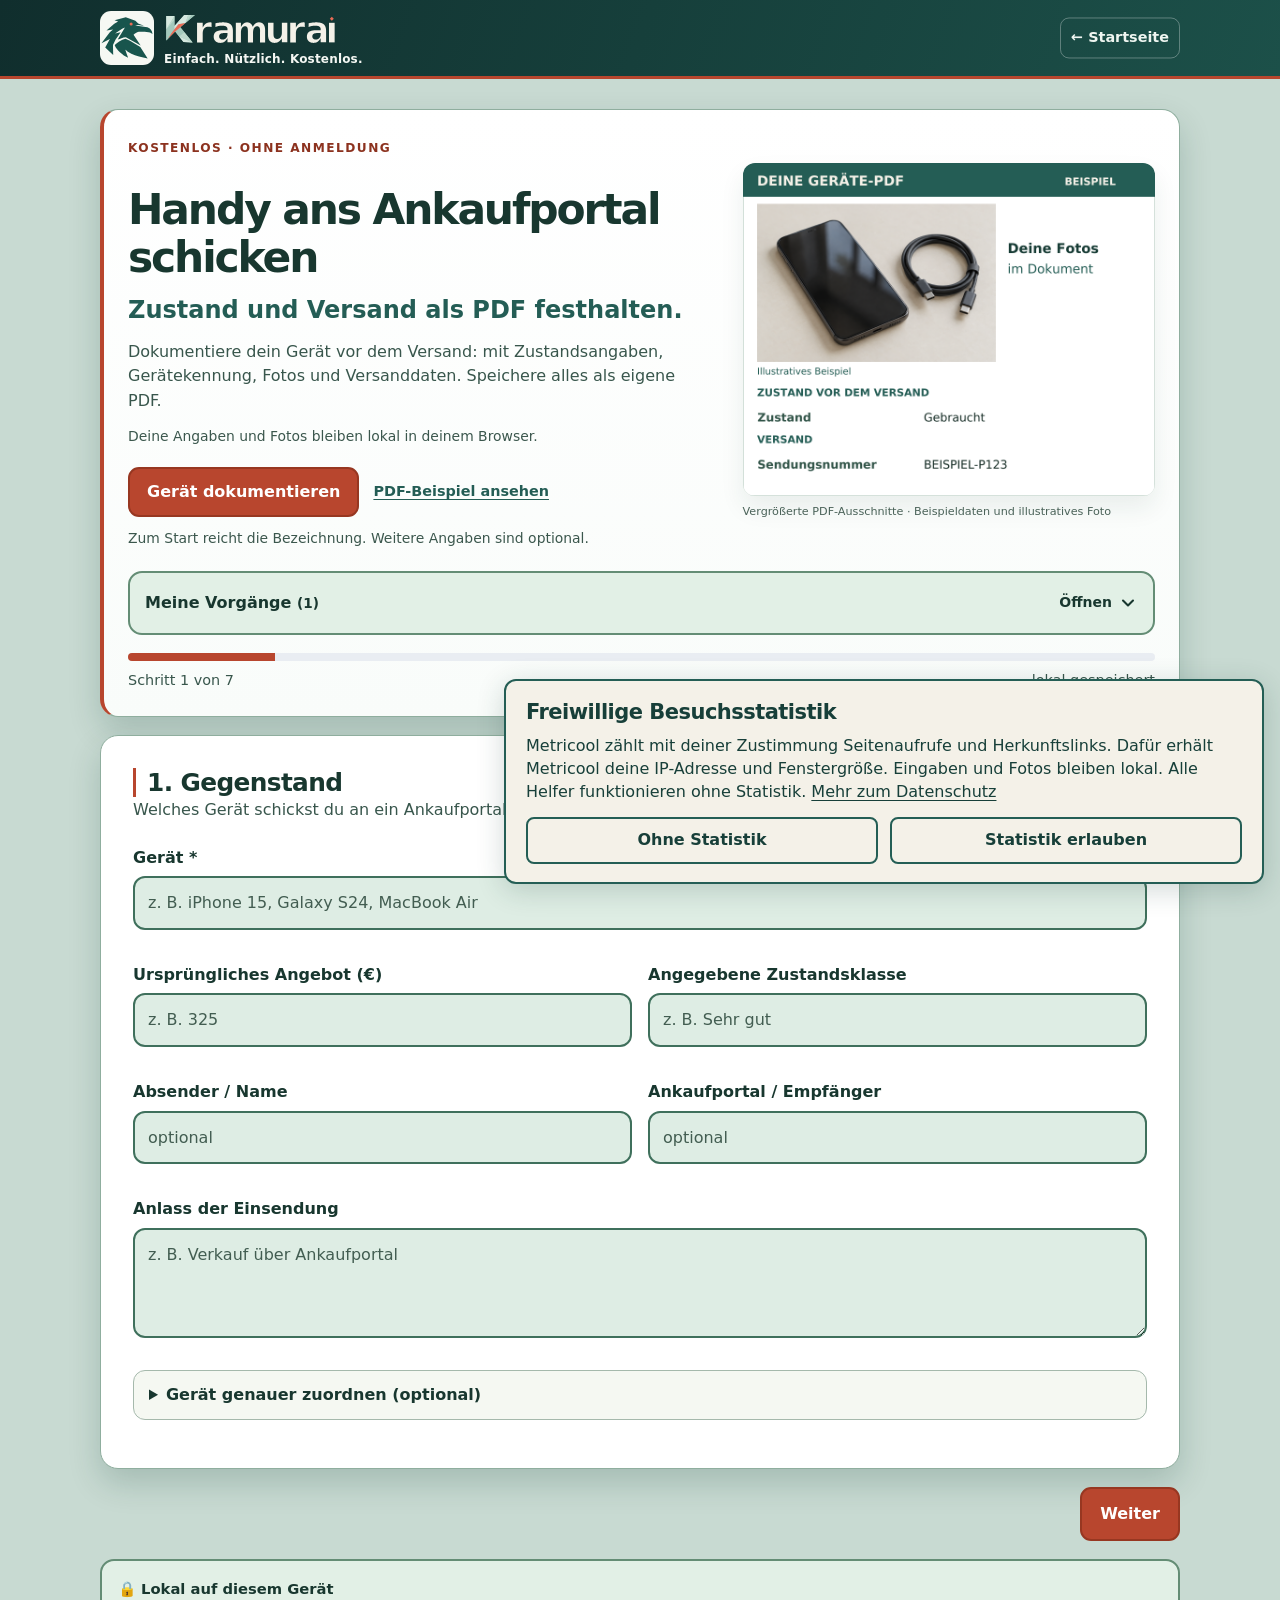
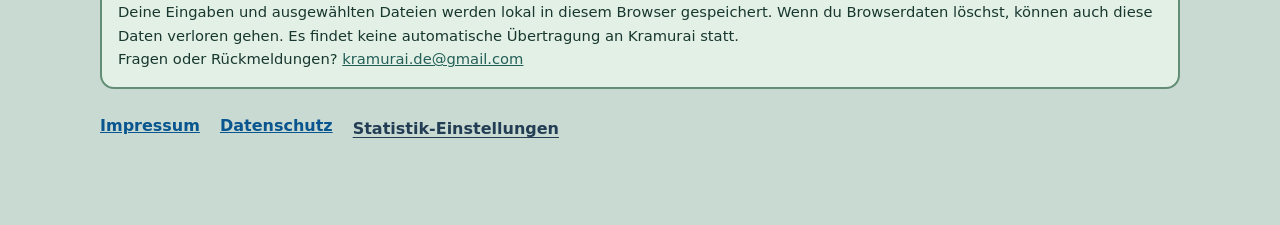
<file: handy-trade-in-dokumentieren/index.html>
<!doctype html>
<html lang="de">
<head>
  <meta charset="utf-8">
  <meta name="viewport" content="width=device-width, initial-scale=1">
  <title>Handy / Elektronik an Ankaufportal schicken – Kramurai</title>
  <meta name="description" content="Zustand, Gerätekennung, Zubehör, Account-Status, Verpackung und Versand an ein Ankaufportal strukturiert dokumentieren.">
  <meta name="robots" content="index,follow">
  <link rel="canonical" href="https://kramurai.github.io/handy-trade-in-dokumentieren/">
  <meta property="og:type" content="website">
  <meta property="og:site_name" content="Kramurai">
  <meta property="og:locale" content="de_DE">
  <meta property="og:title" content="Handy / Elektronik an Ankaufportal schicken – Kramurai">
  <meta property="og:description" content="Zustand, Gerätekennung, Zubehör, Account-Status, Verpackung und Versand an ein Ankaufportal strukturiert dokumentieren.">
  <meta property="og:url" content="https://kramurai.github.io/handy-trade-in-dokumentieren/">
  <meta property="og:image" content="https://kramurai.github.io/assets/social/handy-20261018.jpg">
  <meta property="og:image:type" content="image/jpeg">
  <meta property="og:image:width" content="1200">
  <meta property="og:image:height" content="630">
  <meta property="og:image:alt" content="Kramurai zur Handy-Dokumentation mit Beispiel-PDF: illustratives Handy und Kabel sowie Zustands- und Versandangaben.">
  <meta name="twitter:card" content="summary_large_image">
  <meta name="twitter:title" content="Handy / Elektronik an Ankaufportal schicken – Kramurai">
  <meta name="twitter:description" content="Zustand, Gerätekennung, Zubehör, Account-Status, Verpackung und Versand an ein Ankaufportal strukturiert dokumentieren.">
  <meta name="twitter:image" content="https://kramurai.github.io/assets/social/handy-20261018.jpg">
  <meta name="twitter:image:alt" content="Kramurai zur Handy-Dokumentation mit Beispiel-PDF: illustratives Handy und Kabel sowie Zustands- und Versandangaben.">
  <link rel="stylesheet" href="/styles.css">
  <style>
    .wizard{padding:30px 0 56px}
    .wizard-head{background:#fff;border:1px solid var(--line);border-radius:20px;padding:24px;box-shadow:var(--shadow);margin-bottom:18px}
    .wizard-head h1{font-size:clamp(1.9rem,7vw,3rem)}
    .progress{height:8px;background:#e9edf2;border-radius:999px;overflow:hidden;margin-top:18px}
    .progress>span{display:block;height:100%;background:var(--brand);width:16.66%;transition:width .2s ease}
    .progress-label{display:flex;justify-content:space-between;gap:12px;margin-top:8px;color:var(--muted);font-size:.9rem}
    .step{display:none;background:#fff;border:1px solid var(--line);border-radius:20px;padding:clamp(20px,5vw,32px);box-shadow:0 6px 20px rgba(23,32,51,.05)}
    .step.active{display:block}
    .step h2{font-size:1.55rem}
    .intro{color:var(--muted);margin-bottom:22px}
    .field-grid{display:grid;grid-template-columns:1fr 1fr;gap:16px}
    .field{display:flex;flex-direction:column;gap:6px;margin-bottom:16px}
    .field.full{grid-column:1/-1}
    label,.label{font-weight:750}
    .hint{color:var(--muted);font-size:.88rem}
    input,textarea,select{
      width:100%;font:inherit;color:var(--text);background:#fff;border:1px solid #cfd7e3;border-radius:12px;
      padding:12px 13px;min-height:48px
    }
    textarea{min-height:110px;resize:vertical}
    input:focus,textarea:focus,select:focus{outline:3px solid rgba(23,105,170,.14);border-color:var(--brand)}
    .choice-grid{display:grid;grid-template-columns:repeat(2,1fr);gap:10px}
    .choice{position:relative}
    .choice input{position:absolute;opacity:0;pointer-events:none}
    .choice label{display:block;border:1px solid var(--line);border-radius:12px;padding:13px;cursor:pointer;background:#fbfcfe}
    .choice input:checked+label{border-color:var(--brand);background:var(--soft);color:var(--brand-dark)}
    .check-list{display:grid;gap:10px}
    .check{display:flex;align-items:flex-start;gap:10px;border:1px solid var(--line);border-radius:12px;padding:12px;background:#fbfcfe}
    .check input{width:20px;min-height:20px;margin-top:2px}
    .photo-list{display:grid;gap:14px}
    .photo-task{border:1px solid var(--line);border-radius:14px;padding:15px;background:#fbfcfe}
    .photo-top{display:flex;justify-content:space-between;gap:12px;align-items:flex-start}
    .photo-title{font-weight:800}
    .photo-status{font-size:.82rem;font-weight:750;color:var(--muted)}
    .photo-task.done .photo-status{color:#167444}
    .photo-actions{display:flex;gap:10px;flex-wrap:wrap;margin-top:10px}
    .file-label{display:inline-flex;align-items:center;justify-content:center;min-height:44px;padding:10px 13px;border-radius:10px;background:var(--soft);color:var(--brand-dark);font-weight:750;cursor:pointer}
    .file-label input{display:none}
    .preview{display:none;max-width:220px;max-height:180px;border-radius:10px;margin-top:12px;border:1px solid var(--line)}
    .preview.show{display:block}
    .file-remove{margin-top:10px}
    .file-remove[hidden]{display:none}
    .wizard-nav{display:flex;justify-content:space-between;gap:12px;margin-top:18px}
    button{font:inherit;border:0;cursor:pointer}
    .btn{display:inline-flex;align-items:center;justify-content:center;min-height:48px;padding:12px 18px;border-radius:12px;font-weight:800}
    .btn-primary{background:var(--brand);color:#fff}
    .btn-secondary{background:#fff;color:var(--text);border:1px solid var(--line)}
    .btn-danger{background:#fff;color:#9b2525;border:1px solid #e8caca}
    .privacy-note{margin-top:18px;padding:16px;border:1px solid #cfe3f5;border-radius:14px;background:var(--soft);font-size:.92rem}
    .summary{display:grid;gap:16px}
    .summary-card{border:1px solid var(--line);border-radius:14px;padding:18px}
    .summary-card h3{margin-bottom:10px}
    .summary-row{display:grid;grid-template-columns:180px 1fr;gap:12px;padding:7px 0;border-bottom:1px solid #edf0f4}
    .summary-row:last-child{border-bottom:0}
    .summary-row>div{min-width:0;overflow-wrap:anywhere}
    .summary-row>div:last-child{white-space:pre-wrap}
    .summary-photo strong,.summary-photo .hint{overflow-wrap:anywhere}
    .summary-key{color:var(--muted)}
    .summary-photos{display:grid;grid-template-columns:repeat(2,minmax(0,1fr));gap:14px}
    .summary-photo{break-inside:avoid}
    .summary-photo img{width:100%;max-height:360px;object-fit:contain;border:1px solid var(--line);border-radius:10px;background:#fafafa}
    .summary-photo strong{display:block;margin-top:6px}
    .warning{background:var(--note);border:1px solid var(--note-line);border-radius:12px;padding:14px;margin-bottom:16px}
    .btn-tertiary{background:transparent;color:var(--muted);border:1px solid transparent}
    .final-actions{display:grid;grid-template-columns:1fr 1.35fr 1fr;gap:10px;margin:0 0 18px}
    .final-actions .btn{width:100%}
    .document-head{
      position:relative;overflow:hidden;margin:0 0 18px;color:#172033;border:1px solid #d7e3ef;
      border-radius:16px;background:#fff;box-shadow:0 4px 14px rgba(13,55,94,.08)
    }
    .document-banner{
      position:relative;display:grid;grid-template-columns:minmax(0,1fr) auto;gap:14px;align-items:center;
      padding:16px 18px;background:linear-gradient(105deg,#0a2c57 0%,#0d4f86 58%,#1386c9 100%);color:#fff
    }
    .document-banner::after{
      content:"";position:absolute;left:0;bottom:0;width:100%;height:4px;
      background:linear-gradient(90deg,#ff7a00 0 86px,#1597e5 86px 100%)
    }
    .document-logo{
      width:70px;height:70px;display:grid;place-items:center;border:2px solid rgba(255,255,255,.92);
      border-radius:16px;background:#fff;overflow:hidden;box-shadow:0 5px 16px rgba(0,0,0,.18)
    }
    .document-logo img{width:100%;height:100%;object-fit:cover;display:block}
    .document-identity{display:flex;align-items:center;gap:14px;min-width:0}
    .document-brand{font-size:20pt;font-weight:850;line-height:1.05;letter-spacing:-.025em;color:#fff}
    .brand-formular{color:#fff}.brand-fuchs{color:#4bc3ff}
    .document-tagline{font-size:8.2pt;color:rgba(255,255,255,.78);margin-top:5px;letter-spacing:.12em;text-transform:uppercase}
    .document-meta{text-align:right;font-size:8.4pt;line-height:1.5;color:#fff;background:rgba(255,255,255,.10);border:1px solid rgba(255,255,255,.28);border-radius:11px;padding:9px 11px}
    .document-title-area{position:relative;padding:19px 20px 18px;background:linear-gradient(180deg,#fff 0%,#fbfdff 100%)}
    .document-title{margin:0;font-size:22pt;line-height:1.08;letter-spacing:-.025em;color:#172033}
    .document-subtitle{margin:6px 0 0;font-size:9.5pt;color:#5b6577}
    .document-watermark{position:absolute;right:18px;bottom:-13px;font-size:58px;line-height:1;font-weight:900;color:#1597e5;opacity:.035;pointer-events:none;letter-spacing:-.08em}
    .print-only{display:none}
    @media(max-width:720px){
      .field-grid,.choice-grid,.summary-photos{grid-template-columns:1fr}
      .summary-row{grid-template-columns:1fr;gap:2px}
      .wizard-nav{position:sticky;bottom:0;background:rgba(245,247,250,.96);padding:10px 0}
      .wizard-nav .btn{flex:1}
      .final-actions{grid-template-columns:1fr}
      .final-actions .btn{width:100%}
    }

    /* Kramurai – gut erkennbare mobile Eingaben und Aktionen */
    @media screen{
      .helper-page{
        --brand:#09558f;
        --brand-dark:#07365f;
        --muted:#46576a;
        --line:#c5d4e2;
        --soft:#e5f1fa;
        --text:#172538;
        background:#eaf1f7;
      }
      .helper-page header{
        background:linear-gradient(110deg,#081f3e 0%,#103e6c 100%);
        border-bottom:3px solid #1597e5;
      }
.helper-brand-mark{
        display:block;
        width:54px;
        height:54px;
        flex:none;
        object-fit:contain;
        border:2px solid #fff;
        border-radius:13px;
        background:#fff;
        box-shadow:0 4px 14px rgba(0,0,0,.23);
      }
      .helper-brand-name{color:#fff;letter-spacing:-.025em}
      .helper-brand-name span{color:#78d8ff}
      .helper-page .wizard-head,.helper-page .step{
        border-color:#c3d2df;
        box-shadow:0 7px 22px rgba(12,49,88,.08);
      }
      .helper-page .intro,.helper-page .hint,
      .helper-page .progress-label,.helper-page .summary-key{
        color:#44566a;
      }
      .helper-page input:not([type="radio"]):not([type="checkbox"]):not([type="file"]),
      .helper-page textarea,.helper-page select{
        border:2px solid #9bb2c8;
        background:#fff;
        color:#172538;
      }
      .helper-page input::placeholder,.helper-page textarea::placeholder{color:#5a6a7b;opacity:1}
      .helper-page input:focus-visible,.helper-page textarea:focus-visible,
      .helper-page select:focus-visible{
        outline:3px solid #80caff;
        outline-offset:2px;
        border-color:#09558f;
      }
      .helper-page .choice label{
        display:flex;
        align-items:center;
        min-height:49px;
        border:2px solid #a9bfd2;
        background:#f0f6fb;
        color:#193b5d;
        font-weight:800;
      }
      .helper-page .choice input:checked+label{
        border-color:#07365f;
        background:#09558f;
        color:#fff;
        box-shadow:0 3px 10px rgba(9,85,143,.20);
      }
      .helper-page .choice input:checked+label::before{
        content:"✓";
        margin-right:9px;
        font-weight:900;
      }
      .helper-page .choice input:focus-visible+label{
        outline:3px solid #80caff;
        outline-offset:3px;
      }
      .helper-page .check{
        background:#f0f6fb;
        border:2px solid #c0cfdd;
        color:#193b5d;
      }
      .helper-page .check input{accent-color:#09558f}
      .helper-page .check:has(input:checked){
        background:#e0f0fb;
        border-color:#09558f;
      }
      .helper-page .photo-task{
        border:2px solid #c2d3e1;
        background:#f0f6fb;
      }
      .helper-page .photo-task.done{
        border-color:#78a78c;
        background:#edf8f1;
      }
      .helper-page .photo-task.done .photo-status{color:#165d37}
      .helper-page .photo-actions{
        display:flex;
        flex-wrap:wrap;
        gap:10px;
        margin-top:12px;
      }
      .helper-page .file-label{
        min-height:48px;
        display:inline-flex;
        align-items:center;
        justify-content:center;
        padding:10px 15px;
        border:2px solid #07365f;
        border-radius:11px;
        background:#09558f;
        color:#fff;
        font-weight:800;
        cursor:pointer;
      }
      .helper-page .file-label.file-gallery{
        border-color:#5184ab;
        background:#e0effa;
        color:#07365f;
      }
      .helper-page .file-label:hover,
      .helper-page .file-label:focus-within{filter:brightness(.96)}
      .helper-page .file-label:focus-within{outline:3px solid #80caff;outline-offset:2px}
      .helper-page .file-label input{
        display:block;
        position:absolute;
        width:1px;
        height:1px;
        min-height:0;
        padding:0;
        margin:0;
        opacity:0;
        overflow:hidden;
        clip-path:inset(50%);
      }
      .helper-page .btn{
        border-radius:11px;
        font-weight:850;
        transition:filter .15s ease,transform .15s ease;
      }
      .helper-page .btn:hover{filter:brightness(.95)}
      .helper-page .btn:focus-visible{outline:3px solid #80caff;outline-offset:3px}
      .helper-page .btn-primary{background:#09558f;color:#fff;border:2px solid #07365f}
      .helper-page .btn-secondary{
        background:#e6f0f9;
        color:#07365f;
        border:2px solid #648fb2;
      }
      .helper-page .btn-tertiary{
        background:#dfeef9;
        color:#07365f;
        border:2px solid #648fb2;
      }
      .helper-page .btn-danger{
        background:#fff0ef;
        color:#832123;
        border:2px solid #b96a6c;
      }
      .helper-page .btn:disabled{opacity:.75;cursor:default}
      @media(max-width:720px){
        .helper-page .photo-actions .file-label{flex:1 1 130px}
        .helper-page .wizard-nav{background:rgba(234,241,247,.97)}
      }
    }
    @media screen{
      .helper-page .wizard-head .eyebrow{
        background:#e2f0fa;
        color:#07365f;
        border:2px solid #91b7d6;
        font-weight:900;
        letter-spacing:.005em;
      }
      .helper-page .local-case-note{
        margin-top:20px;
        padding:16px;
        border:2px solid #bad0e1;
        border-radius:13px;
        background:#edf5fb;
        color:#193b5d;
      }
      .helper-page .local-case-note strong{color:#07365f}
      .helper-page .local-case-note p{margin:6px 0 14px;color:#344c61}
      .helper-page .final-actions{
        grid-template-columns:1fr 1.35fr;
        gap:10px;
      }
      @media(max-width:720px){
        .helper-page .final-actions{grid-template-columns:1fr}
      }
    }
    @media screen{
      .helper-page .receipt-download{display:inline-flex;margin-top:10px;text-decoration:none}
      .helper-page .receipt-help{margin-top:5px;line-height:1.4}
      .helper-page .receipt-print-note{font-weight:750;color:#07365f}
    }

    /* Mehrere Vorgänge – kompakt auf Mobilgeräten, nur im Browser sichtbar */
    .helper-page .case-manager{
      margin:17px 0 6px;
      padding:15px;
      border:2px solid #b6ccde;
      border-radius:14px;
      background:#eef5fb;
      color:#163b5b;
    }
    .helper-page .case-manager-heading{font-weight:850;color:#07365f}
    .helper-page .case-manager-hint{font-size:.85rem;color:#40596e;margin:3px 0 12px}
    .helper-page .case-manager-actions{display:grid;grid-template-columns:minmax(0,1fr) auto;gap:10px;align-items:end}
    .helper-page .case-manager-actions label{display:grid;gap:5px;font-size:.87rem}
    .helper-page .case-manager-actions select{width:100%;min-width:0}
    .helper-page .case-manager-actions .btn{white-space:normal;text-align:center}
    .helper-page .missing-check{
      margin:0 0 18px;padding:15px;border:2px solid #bed6e6;
      border-radius:13px;background:#edf6fd;color:#193b5d
    }
    .helper-page .missing-check strong{color:#07365f}
    .helper-page .missing-check p{margin:5px 0 8px}
    .helper-page .missing-check ul{margin:8px 0 8px;padding-left:22px}
    .helper-page .missing-check li{margin:4px 0}
    .helper-page .missing-check .missing-ok{color:#17613f}
    @media(max-width:720px){
      .helper-page .case-manager-actions{grid-template-columns:1fr}
      .helper-page .case-manager-actions .btn{width:100%}
    }
    @media print{
      header,.wizard-head,.wizard-nav,.privacy-note,.screen-only{display:none!important}
      body{background:#fff;font-size:11pt;color:#111;-webkit-print-color-adjust:exact;print-color-adjust:exact}
      .wrap{width:100%;max-width:none}
      .wizard{padding:0}
      .step{display:none!important;box-shadow:none;border:0;padding:0}
      #step-7{display:block!important}
      #step-7>h2,#step-7>.intro{display:none!important}
      .summary-card{border:0;border-bottom:1px solid #dfe6ee;border-radius:0;padding:9px 0;break-inside:avoid;page-break-inside:avoid}
      .summary-card.photo-summary-card{break-inside:auto;page-break-inside:auto}
      /* Nur ausnahmsweise lange Textkarten über Seiten umbrechen;
         Standardfälle behalten die getestete kompakte Aufteilung. */
      .summary-card.summary-card-long{break-inside:auto;page-break-inside:auto}
      .summary-card.summary-card-long .summary-row-long{
        display:block;
        break-inside:auto;
        page-break-inside:auto;
      }
      .summary-card.summary-card-long .summary-row-long .summary-key{
        margin-bottom:4px;
      }
      .summary-card.photo-summary-card h3{break-after:avoid;page-break-after:avoid}
      .summary-photo{break-inside:avoid;page-break-inside:avoid}
      /* Foto und Bildunterschrift bleiben immer zusammen. */
      .summary-photo{break-inside:avoid;page-break-inside:avoid}
      .summary-photo img{max-height:250px;object-fit:contain}
      .summary-photos{gap:10px}
      /* Bei genau drei Beweisfotos verhindert eine Zeile mit zwei
         Bildern plus einem verwaisten Einzelbild die leere Folgeseite. */
      .summary-photos.print-three-images{
        grid-template-columns:repeat(3,minmax(0,1fr));
        column-gap:9px;
      }
      .summary-photos.print-three-images .summary-photo img{
        height:160px;
        max-height:160px;
        width:100%;
        object-fit:contain;
      }
      .summary-photos.print-three-images .summary-photo strong{font-size:9pt}
      .summary-photos.print-three-images .summary-photo .hint{font-size:8pt}
      .receipt-print-note{font-weight:650;color:#233d54}
      .summary-card h3{break-after:avoid;page-break-after:avoid;color:#1769aa;border-left:3px solid #d9822b;padding-left:8px}
      .summary-row{break-inside:avoid;page-break-inside:avoid}
      .warning{break-inside:avoid;page-break-inside:avoid;margin:10px 0 14px;background:#fff8e8;border-color:#f0d899;color:#3b3528}
      .summary-photos{grid-template-columns:1fr 1fr}
      .print-only{display:block!important}
      .document-head{break-inside:avoid;page-break-inside:avoid}
      a{color:inherit;text-decoration:none}
    }
  </style>
  <link rel="stylesheet" href="/register-theme.css?v=20261120-tabs-v1">
  <link rel="icon" href="/assets/brand/favicon.svg?v=20261010-brand-v4" type="image/svg+xml" sizes="any">
  <link rel="icon" href="/favicon.ico?v=20261010-brand-v4" sizes="16x16 32x32 48x48 64x64">
  <link rel="apple-touch-icon" href="/apple-touch-icon.png?v=20261010-brand-v4" sizes="180x180">
  <meta name="application-name" content="Kramurai">
  <meta name="apple-mobile-web-app-title" content="Kramurai">
<style>
.result-intro{display:grid;grid-template-columns:minmax(0,1.28fr) minmax(260px,.9fr);gap:28px;align-items:center;margin-bottom:22px}
.helper-page .wizard-head .result-intro h1{font-size:clamp(1.9rem,4vw,2.65rem);line-height:1.12;margin:10px 0 14px}
.helper-page .wizard-head .result-promise{font-weight:800;font-size:clamp(1.2rem,2.3vw,1.5rem);line-height:1.3;color:#245D55;margin:0 0 13px}
.result-intro .lead{font-size:1rem;line-height:1.55;margin:0 0 12px;max-width:56ch}
.result-local,.result-effort{font-size:.87rem;line-height:1.5;color:#3b574d}
.result-actions{display:flex;gap:14px;align-items:center;flex-wrap:wrap;margin-top:20px}
.result-actions .btn{text-decoration:none;display:inline-flex;align-items:center;justify-content:center;line-height:1.25;padding:13px 17px}
.result-example-link{font-size:.9rem;font-weight:700;color:#245d55;text-underline-offset:3px}
.result-effort{margin-top:11px;overflow-wrap:anywhere}.result-actions [hidden]{display:none!important}.result-intro-example{margin:0;min-width:0;width:100%}.result-intro-example img{display:block;width:100%;height:auto;box-shadow:0 12px 24px #163b3414;border-radius:12px}
.result-intro-example figcaption{font-size:.7rem;color:#4a6258;line-height:1.4;margin-top:8px}

html{scroll-behavior:smooth}#step-1{scroll-margin-top:105px}
@media(max-width:720px){.result-intro{grid-template-columns:1fr;gap:18px}.result-intro-example{max-width:340px;justify-self:center}.helper-page .wizard-head .result-intro h1{font-size:1.9rem}.result-actions{gap:12px}.result-actions .btn{width:100%}.result-local,.result-effort{font-size:.83rem}.result-intro .lead{font-size:.95rem}}
@media print{.preview-banner{display:none}}
</style>
  <link rel="stylesheet" href="/assets/statistics.css?v=20261018-1">
  <script defer src="/assets/statistics.js?v=20261120-battery-pin-v1"></script>
</head>
<body class="helper-page">
<header class="site-header helper-site-header">
    <div class="wrap header-inner">
      <a class="brand kramurai-brand" href="/" aria-label="Kramurai Startseite">
        <span class="brand-logo-frame"><img class="brand-logo" src="/assets/brand/kramurai-raven-light-background.svg?v=20261010-brand-v4" alt=""></span>
        <span class="brand-wordmark-wrap">
          <img class="brand-wordmark-img" src="/assets/brand/kramurai-wordmark-header.svg?v=20261010-brand-v4" alt="Kramurai">
          <span class="brand-tagline-readable">Einfach. Nützlich. Kostenlos.</span>
        </span>
      </a>
      <a class="helper-home-link" href="/" aria-label="Zur Kramurai Startseite">← Startseite</a>
    </div>
  </header>

  <main class="wrap wizard">
    <section class="case-session-notice screen-only" data-case-session-notice role="status" aria-live="polite">
      <p data-case-session-message>Helfer wird vorbereitet …</p>
      <button class="btn btn-secondary" type="button" hidden>Erneut prüfen</button>
      <noscript>Bitte JavaScript aktivieren, um diesen Helfer zu bearbeiten.</noscript>
    </section>
    <div class="wizard-head" data-case-session-root inert>
      <div class="result-intro"><div class="result-intro-copy"><div class="eyebrow">KOSTENLOS · OHNE ANMELDUNG</div><h1>Handy ans Ankaufportal schicken</h1><p class="result-promise">Zustand und Versand als PDF festhalten.</p><p class="lead">Dokumentiere dein Gerät vor dem Versand: mit Zustandsangaben, Gerätekennung, Fotos und Versanddaten. Speichere alles als eigene PDF.</p><p class="result-local">Deine Angaben und Fotos bleiben lokal in deinem Browser.</p><div class="result-actions"><button class="btn btn-primary" type="button" id="entryResumeBtn">Gerät dokumentieren</button><button class="btn btn-secondary" type="button" id="entryNewCaseBtn" hidden>Neuer Vorgang</button><a class="result-example-link" href="beispiel.pdf" download="Kramurai_Handy_Beispiel.pdf">PDF-Beispiel ansehen</a></div><p class="result-effort">Zum Start reicht die Bezeichnung. Weitere Angaben sind optional.</p></div><figure class="result-intro-example"><img src="ergebnis.png" alt="Ausgefülltes Handy-PDF-Beispiel: Foto und dokumentierte Angaben"><figcaption>Vergrößerte PDF-Ausschnitte · Beispieldaten und illustratives Foto</figcaption></figure></div>
      <details class="case-manager screen-only">
        <summary>
          <span class="case-manager-toggle-title">Meine Vorgänge <span id="caseCount"></span></span>
          <span class="case-manager-toggle-action">
            <span class="case-manager-open-label">Öffnen</span>
            <span class="case-manager-close-label">Schließen</span>
            <svg class="case-manager-toggle-arrow" viewBox="0 0 24 24" aria-hidden="true" focusable="false"><path d="m6 9 6 6 6-6"></path></svg>
          </span>
        </summary>
        <div class="case-manager-body">
          <p class="case-manager-hint">Lokal in diesem Browser gespeichert. Mit einer Sicherungsdatei kannst du einen Vorgang samt gespeicherten Fotos und Belegen später wieder öffnen – auch auf einem anderen Gerät.</p>
          <div class="case-manager-actions">
            <label for="caseSelect">Gespeicherten Vorgang öffnen
              <select id="caseSelect" aria-label="Gespeicherten Vorgang öffnen"></select>
            </label>
            <button class="btn btn-secondary" type="button" id="createCaseTopBtn">+ Neuer Vorgang</button>
          </div>
          <div class="backup-actions">
            <button class="btn btn-secondary" type="button" id="backupExportBtn">Vorgang sichern</button>
            <button class="btn btn-secondary" type="button" id="backupImportBtn">Sicherung öffnen</button>
            <input type="file" id="backupFile" accept=".json,application/json" hidden aria-label="Vorgangssicherung auswählen">
          </div>
          <p class="case-manager-hint">Die Sicherungsdatei enthält deine Angaben und gespeicherten Dateien unverschlüsselt. Bewahre sie sicher auf. Beim Öffnen wird ein zusätzlicher Vorgang angelegt. Das PDF bleibt die lesbare Dokumentation.</p>
          <p id="backupStatus" class="case-manager-hint" role="status" aria-live="polite"></p>
        </div>
      </details>
      <div class="progress" aria-hidden="true"><span id="progressBar"></span></div>
      <div class="progress-label"><span id="progressText">Schritt 1 von 7</span><span id="saveStatus">lokal gespeichert</span></div>
    </div>

    <form id="returnForm" data-case-session-root inert novalidate>
      <section class="step active" id="step-1" data-step="1">
        <h2>1. Gegenstand</h2>
        <p class="intro">Welches Gerät schickst du an ein Ankaufportal?</p>
        <div class="field-grid">
          <div class="field full">
            <label for="itemName">Gerät *</label>
            <input id="itemName" data-field="item.name" required placeholder="z. B. iPhone 15, Galaxy S24, MacBook Air">
          </div>



          <div class="field">
            <label for="offerAmount">Ursprüngliches Angebot (€)</label>
            <input id="offerAmount" inputmode="decimal" data-field="offer.originalAmount" placeholder="z. B. 325">
          </div>
          <div class="field">
            <label for="offerClass">Angegebene Zustandsklasse</label>
            <input id="offerClass" data-field="offer.originalClass" placeholder="z. B. Sehr gut">
          </div>

          <div class="field">
            <label for="sender">Absender / Name</label>
            <input id="sender" data-field="party.sender" placeholder="optional">
          </div>
          <div class="field">
            <label for="seller">Ankaufportal / Empfänger</label>
            <input id="seller" data-field="party.recipient" placeholder="optional">
          </div>
          <div class="field full">
            <label for="reason">Anlass der Einsendung</label>
            <textarea id="reason" data-field="item.reason" placeholder="z. B. Verkauf über Ankaufportal"></textarea>
          </div>
        </div>

<details class="quality-optional" data-quality-details><summary>Gerät genauer zuordnen (optional)</summary><div class="field-grid"><div class="field">
            <label for="manufacturer">Hersteller</label>
            <input id="manufacturer" data-field="item.manufacturer" placeholder="optional">
          </div><div class="field">
            <label for="model">Modell</label>
            <input id="model" data-field="item.model" placeholder="optional">
          </div><div class="field">
            <label for="serial">Seriennummer / Kennung</label>
            <input id="serial" data-field="item.serial" placeholder="optional">
            <span class="hint">Bei Geräten besonders hilfreich.</span>
          </div><div class="field">
            <label for="imei">IMEI / Gerätekennung</label>
            <input id="imei" data-field="item.imei" placeholder="optional">
          </div></div></details>
</section>

      <section class="step" id="step-2" data-step="2">
        <h2>2. Zustand</h2>
        <p class="intro">Wie würdest du den Zustand des Geräts unmittelbar vor dem Versand beschreiben?</p>
        <div class="choice-grid">
          <div class="choice"><input type="radio" id="c1" name="condition" value="Ungeöffnet" data-radio="condition.rating"><label for="c1">Ungeöffnet</label></div>
          <div class="choice"><input type="radio" id="c2" name="condition" value="Sehr gut" data-radio="condition.rating"><label for="c2">Sehr gut</label></div>
          <div class="choice"><input type="radio" id="c3" name="condition" value="Gebraucht" data-radio="condition.rating"><label for="c3">Gebraucht</label></div>
          <div class="choice"><input type="radio" id="c4" name="condition" value="Sichtbare Gebrauchsspuren" data-radio="condition.rating"><label for="c4">Sichtbare Gebrauchsspuren</label></div>
          <div class="choice"><input type="radio" id="c5" name="condition" value="Defekt" data-radio="condition.rating"><label for="c5">Defekt</label></div>
          <div class="choice"><input type="radio" id="c6" name="condition" value="Beschädigt" data-radio="condition.rating"><label for="c6">Beschädigt</label></div>
        </div>
        <div class="field" style="margin-top:18px">
          <label for="conditionNote">Zustand genauer beschreiben</label>
          <textarea id="conditionNote" data-field="condition.note" placeholder="Kratzer, bekannte Schäden, Funktionszustand oder andere Besonderheiten"></textarea>
        </div>
      </section>

      <section class="step" id="step-3" data-step="3">
        <h2>3. Zubehör und Inhalt</h2>
        <p class="intro">Markiere Zubehör und Unterlagen, die du tatsächlich mitsendest.</p>
        <div class="check-list">
          <label class="check"><input type="checkbox" data-check="accessories.powerSupply"><span><strong>Netzteil / Ladegerät</strong><br><span class="hint">nur falls tatsächlich mitgesendet</span></span></label>
          <label class="check"><input type="checkbox" data-check="accessories.cable"><span><strong>Ladekabel / Anschlusskabel</strong><br><span class="hint">nur falls tatsächlich mitgesendet</span></span></label>
          <label class="check"><input type="checkbox" data-check="accessories.manual"><span><strong>Originalunterlagen</strong></span></label>
          <label class="check"><input type="checkbox" data-check="accessories.originalBox"><span><strong>Originalverpackung</strong></span></label>
        </div>
        <div class="field" style="margin-top:18px">
          <label for="accessoriesOther">Weiteres Zubehör / Inhalt</label>
          <textarea id="accessoriesOther" data-field="accessories.other" placeholder="Ein Eintrag pro Zeile, z. B. Hülle&#10;Adapter&#10;Originalrechnung"></textarea>
        </div>
      </section>

      <section class="step" id="step-4" data-step="4">
        <h2>4. Gerät dokumentieren und Daten sichern</h2>
        <p class="intro">Fotografiere das Gerät und – falls möglich – den eingeschalteten Bildschirm <strong>vor dem Zurücksetzen</strong>. Prüfe danach die für dich passenden Punkte zur Datensicherung und Rücksetzung. Ein ungeöffnetes Gerät musst du dafür nicht öffnen.</p>
        <h3 style="margin:0 0 12px">Gerätefotos vor der Rücksetzung (optional)</h3>
        <div class="photo-list">
          <div class="photo-task" data-task="overall">
            <div class="photo-top"><div><div class="photo-title">1. Gesamtansicht des Geräts</div><div class="hint">Gut erkennbar, bevor du es verpackst.</div></div><span class="photo-status" role="status">noch kein Foto</span></div>
            <div class="photo-actions">
              <label class="file-label">📷 Fotografieren<input type="file" accept="image/*" capture="environment" data-photo="overall" aria-label="Fotografieren: Gesamtansicht des Geräts"></label>
              <label class="file-label file-gallery">▧ Galerie wählen<input type="file" accept="image/*" data-photo="overall" aria-label="Aus Galerie wählen: Gesamtansicht des Geräts"></label>
            </div>
            <img class="preview" data-preview="overall" alt="Vorschau Gesamtansicht">
            <button type="button" class="btn btn-danger file-remove" data-remove-file="overall" aria-label="Foto entfernen: Gesamtansicht" hidden>Foto entfernen</button>
          </div>
          <div class="photo-task" data-task="serial">
            <div class="photo-top"><div><div class="photo-title">2. Seriennummer / IMEI / Geräteinfo</div><div class="hint">Falls vorhanden und lesbar.</div></div><span class="photo-status" role="status">noch kein Foto</span></div>
            <div class="photo-actions">
              <label class="file-label">📷 Fotografieren<input type="file" accept="image/*" capture="environment" data-photo="serial" aria-label="Fotografieren: Seriennummer / IMEI / Geräteinfo"></label>
              <label class="file-label file-gallery">▧ Galerie wählen<input type="file" accept="image/*" data-photo="serial" aria-label="Aus Galerie wählen: Seriennummer / IMEI / Geräteinfo"></label>
            </div>
            <img class="preview" data-preview="serial" alt="Vorschau Seriennummer">
            <button type="button" class="btn btn-danger file-remove" data-remove-file="serial" aria-label="Foto entfernen: Seriennummer" hidden>Foto entfernen</button>
          </div>
          <div class="photo-task" data-task="displayOn">
            <div class="photo-top"><div><div class="photo-title">3. Display / Gerät eingeschaltet</div><div class="hint">Falls möglich, Funktionszustand sichtbar festhalten.</div></div><span class="photo-status" role="status">noch kein Foto</span></div>
            <div class="photo-actions">
              <label class="file-label">📷 Fotografieren<input type="file" accept="image/*" capture="environment" data-photo="displayOn" aria-label="Fotografieren: Display / Gerät eingeschaltet"></label>
              <label class="file-label file-gallery">▧ Galerie wählen<input type="file" accept="image/*" data-photo="displayOn" aria-label="Aus Galerie wählen: Display / Gerät eingeschaltet"></label>
            </div>
            <img class="preview" data-preview="displayOn" alt="Vorschau eingeschaltetes Gerät">
            <button type="button" class="btn btn-danger file-remove" data-remove-file="displayOn" aria-label="Foto entfernen: eingeschaltetes Gerät" hidden>Foto entfernen</button>
          </div>
          <div class="photo-task" data-task="back">
            <div class="photo-top"><div><div class="photo-title">4. Rückseite / Gehäuse</div><div class="hint">Kratzer, Dellen oder Gebrauchsspuren gut erkennbar.</div></div><span class="photo-status" role="status">noch kein Foto</span></div>
            <div class="photo-actions">
              <label class="file-label">📷 Fotografieren<input type="file" accept="image/*" capture="environment" data-photo="back" aria-label="Fotografieren: Rückseite / Gehäuse"></label>
              <label class="file-label file-gallery">▧ Galerie wählen<input type="file" accept="image/*" data-photo="back" aria-label="Aus Galerie wählen: Rückseite / Gehäuse"></label>
            </div>
            <img class="preview" data-preview="back" alt="Vorschau Rückseite">
            <button type="button" class="btn btn-danger file-remove" data-remove-file="back" aria-label="Foto entfernen: Rückseite" hidden>Foto entfernen</button>
          </div>
        </div>
        <h3 style="margin:23px 0 12px">Daten und Konten vorbereiten</h3>
        <div class="check-list">
          <label class="check"><input type="checkbox" data-check="privacy.backup"><span><strong>Backup erstellt</strong></span></label>
          <label class="check"><input type="checkbox" data-check="privacy.simRemoved"><span><strong>SIM-Karte entfernt</strong></span></label>
          <label class="check"><input type="checkbox" data-check="privacy.sdRemoved"><span><strong>SD-/Speicherkarte entfernt</strong></span></label>
          <label class="check"><input type="checkbox" data-check="privacy.accountRemoved"><span><strong>Apple-/<wbr>Google-/<wbr>Herstellerkonto entfernt</strong></span></label>
          <label class="check"><input type="checkbox" data-check="privacy.lockDisabled"><span><strong>„Wo ist?“ / Aktivierungssperre deaktiviert</strong></span></label>
          <label class="check"><input type="checkbox" data-check="privacy.reset"><span><strong>Auf Werkseinstellungen zurückgesetzt</strong></span></label>
        </div>
        <div class="privacy-note"><strong>Keine Zugangsdaten eintragen.</strong><br>Passwörter, PINs oder Entsperrcodes gehören nicht in diese Dokumentation.</div>
      </section>

      <section class="step" id="step-5" data-step="5">
        <h2>5. Zubehör und Verpackung fotografieren</h2>
        <p class="intro">Nachdem die benötigten Daten gesichert und Konten entfernt sind, dokumentiere das mitgesendete Zubehör und das Verpacken. Die Fotos werden lokal verarbeitet; nichts wird automatisch an Kramurai übertragen.</p>
        <div class="photo-list">
          <div class="photo-task" data-task="accessories">
            <div class="photo-top"><div><div class="photo-title">5. Gerät mit komplettem Zubehör</div><div class="hint">Gerät und alles mitgesendete Zubehör zusammen fotografieren.</div></div><span class="photo-status" role="status">noch kein Foto</span></div>
            <div class="photo-actions">
              <label class="file-label">📷 Fotografieren<input type="file" accept="image/*" capture="environment" data-photo="accessories" aria-label="Fotografieren: Gerät mit komplettem Zubehör"></label>
              <label class="file-label file-gallery">▧ Galerie wählen<input type="file" accept="image/*" data-photo="accessories" aria-label="Aus Galerie wählen: Gerät mit komplettem Zubehör"></label>
            </div>
            <img class="preview" data-preview="accessories" alt="Vorschau Zubehör">
            <button type="button" class="btn btn-danger file-remove" data-remove-file="accessories" aria-label="Foto entfernen: Zubehör" hidden>Foto entfernen</button>
          </div>
          <div class="photo-task" data-task="openPackage">
            <div class="photo-top"><div><div class="photo-title">6. Inhalt im offenen Paket</div><div class="hint">Vor dem endgültigen Verschließen.</div></div><span class="photo-status" role="status">noch kein Foto</span></div>
            <div class="photo-actions">
              <label class="file-label">📷 Fotografieren<input type="file" accept="image/*" capture="environment" data-photo="openPackage" aria-label="Fotografieren: Inhalt im offenen Paket"></label>
              <label class="file-label file-gallery">▧ Galerie wählen<input type="file" accept="image/*" data-photo="openPackage" aria-label="Aus Galerie wählen: Inhalt im offenen Paket"></label>
            </div>
            <img class="preview" data-preview="openPackage" alt="Vorschau offenes Paket">
            <button type="button" class="btn btn-danger file-remove" data-remove-file="openPackage" aria-label="Foto entfernen: offenes Paket" hidden>Foto entfernen</button>
          </div>
          <div class="photo-task" data-task="protected">
            <div class="photo-top"><div><div class="photo-title">7. Verpackung / Polsterung</div><div class="hint">Zeigt, wie das Gerät geschützt wurde.</div></div><span class="photo-status" role="status">noch kein Foto</span></div>
            <div class="photo-actions">
              <label class="file-label">📷 Fotografieren<input type="file" accept="image/*" capture="environment" data-photo="protected" aria-label="Fotografieren: Verpackung / Polsterung"></label>
              <label class="file-label file-gallery">▧ Galerie wählen<input type="file" accept="image/*" data-photo="protected" aria-label="Aus Galerie wählen: Verpackung / Polsterung"></label>
            </div>
            <img class="preview" data-preview="protected" alt="Vorschau Verpackung">
            <button type="button" class="btn btn-danger file-remove" data-remove-file="protected" aria-label="Foto entfernen: Verpackung" hidden>Foto entfernen</button>
          </div>
          <div class="photo-task" data-task="closedPackage">
            <div class="photo-top"><div><div class="photo-title">8. Geschlossenes Paket</div><div class="hint">Optional mit Versandetikett, sofern sensible Daten für dich in Ordnung sind.</div></div><span class="photo-status" role="status">noch kein Foto</span></div>
            <div class="photo-actions">
              <label class="file-label">📷 Fotografieren<input type="file" accept="image/*" capture="environment" data-photo="closedPackage" aria-label="Fotografieren: Geschlossenes Paket"></label>
              <label class="file-label file-gallery">▧ Galerie wählen<input type="file" accept="image/*" data-photo="closedPackage" aria-label="Aus Galerie wählen: Geschlossenes Paket"></label>
            </div>
            <img class="preview" data-preview="closedPackage" alt="Vorschau geschlossenes Paket">
            <button type="button" class="btn btn-danger file-remove" data-remove-file="closedPackage" aria-label="Foto entfernen: geschlossenes Paket" hidden>Foto entfernen</button>
          </div>
        </div>
      </section>

      <section class="step" id="step-6" data-step="6">
        <h2>6. Versand</h2>
        <p class="intro">Diese Angaben kannst du auch später ergänzen.</p>
        <div class="field-grid">
          <div class="field">
            <label for="carrier">Paketdienst</label>
            <select id="carrier" data-field="shipment.carrier">
              <option value="">Bitte wählen</option>
              <option>DHL</option><option>Hermes</option><option>DPD</option><option>GLS</option><option>UPS</option><option>Deutsche Post</option><option>Sonstiger</option>
            </select>
          </div>
          <div class="field">
            <label for="tracking">Sendungsnummer</label>
            <input id="tracking" data-field="shipment.tracking" autocomplete="off">
          </div>
          <div class="field">
            <label for="shipDate">Versanddatum</label>
            <input id="shipDate" type="date" data-field="shipment.date">
          </div>
          <div class="field">
            <label for="weight">Paketgewicht (kg)</label>
            <input id="weight" inputmode="decimal" data-field="shipment.weight" placeholder="z. B. 2,4">
          </div>
        </div>
        <div class="section-card" style="padding:18px;margin:18px 0 0">
          <h3>Nach Prüfung durch das Ankaufportal</h3>
          <p class="hint" style="margin-bottom:14px">Kannst du später ergänzen, falls das Ankaufportal sein Angebot ändert.</p>
          <div class="field-grid">
            <div class="field">
              <label for="revisedAmount">Neues Angebot (€)</label>
              <input id="revisedAmount" inputmode="decimal" data-field="offer.revisedAmount" placeholder="optional">
            </div>
            <div class="field">
              <label for="revisedDate">Datum des neuen Angebots</label>
              <input id="revisedDate" type="date" data-field="offer.revisedDate">
            </div>
            <div class="field full">
              <label for="revisedReason">Begründung des Ankaufportals</label>
              <textarea id="revisedReason" data-field="offer.revisedReason" placeholder="optional"></textarea>
            </div>
          </div>
        </div>
        <div class="photo-task" data-task="receipt">
          <div class="photo-top"><div><div class="photo-title">Einlieferungsbeleg</div><div class="hint">Optional: Ein Foto wird in die Dokumentation eingefügt. Eine hochgeladene PDF-Datei muss separat mitgespeichert und beigefügt werden.</div></div><span class="photo-status" role="status">noch keine Datei</span></div>
          <label class="file-label">Beleg auswählen<input type="file" accept="image/*,application/pdf" data-attachment="receipt"></label>
          <img class="preview" data-preview="receipt" alt="Vorschau Einlieferungsbeleg">
          <button type="button" class="btn btn-danger file-remove" data-remove-file="receipt" aria-label="Beleg entfernen: Einlieferungsbeleg" hidden>Beleg entfernen</button>
        </div>
      </section>

      <section class="step" id="step-7" data-step="7">
        <div id="missingCheck" class="missing-check screen-only" aria-live="polite" hidden></div>
        <div class="final-actions screen-only">
          <button class="btn btn-secondary" type="button" id="finalBackBtn">Zurück</button>
          <button class="btn btn-primary" type="button" id="finalPrintBtn">PDF speichern</button>
        </div>
        <div class="print-only document-head">
          <div class="document-banner">
            <div class="document-identity">
              <div class="document-logo"><img src="/assets/brand/kramurai-raven-light-background.svg?v=20261010-brand-v4" alt=""></div>
              <div class="document-brand-lockup">
                <img class="document-wordmark" src="/assets/brand/kramurai-wordmark-header.svg?v=20261010-brand-v4" alt="Kramurai">
                <div class="document-tagline">Einfach. Nützlich. Kostenlos.</div>
              </div>
            </div>
            <div class="document-meta">
              <div>Erstellt: <span id="docCreatedDate">–</span></div>
              <div>Aktualisiert: <span id="docUpdatedDate">–</span></div>
            </div>
          </div>
          <div class="document-title-area">
            <div class="document-watermark" aria-hidden="true">Kramurai</div>
            <h1 class="document-title">Handyverkauf und Zustand</h1>
            <p class="document-subtitle">Ankaufportal · Zustand, Gerätekennung, Account-Check und Versand</p>
          </div>
        </div>
        <h2>7. Zusammenfassung</h2>
        <p class="intro">Kontrolliere deine Angaben. Du kannst jederzeit zurückgehen und etwas ergänzen.</p>
        <div class="warning">Dieses Dokument gibt deine eigenen Angaben und beigefügten Unterlagen wieder. Kramurai prüft deren Richtigkeit oder rechtliche Beweiskraft nicht.</div>
        <div id="summary" class="summary"></div>
        <div class="screen-only local-case-note">
          <strong>Automatisch lokal gespeichert</strong>
          <p>Du kannst Angaben ändern, die PDF erneut speichern und weitere Vorgänge anlegen. Sichere die fertige PDF außerhalb dieses Browsers: Die gespeicherten Vorgänge und Fotos werden nicht auf ein neues Gerät übertragen und können beim Löschen von Browserdaten verloren gehen.</p>
        </div>
        <div class="screen-only final-bottom-actions">
          <div class="final-bottom-pdf">
            <button class="btn btn-primary" type="button" id="finalPrintBtnBottom">PDF speichern</button>
          </div>
          <button class="btn btn-secondary" type="button" id="newCaseBtn">Neuen Vorgang starten</button>
        </div>
        <div class="screen-only final-delete-action">
          <button class="btn btn-danger" type="button" id="deleteBtn">Vorgang löschen</button>
        </div>
      </section>

      <div class="wizard-nav screen-only" id="wizardNav">
        <button class="btn btn-secondary" type="button" id="backBtn">Zurück</button>
        <button class="btn btn-primary" type="button" id="nextBtn">Weiter</button>
      </div>
    </form>

    <div class="privacy-note screen-only">
      <strong>🔒 Lokal auf diesem Gerät</strong><br>
      Deine Eingaben und ausgewählten Dateien werden lokal in diesem Browser gespeichert. Wenn du Browserdaten löschst, können auch diese Daten verloren gehen. Es findet keine automatische Übertragung an Kramurai statt.<br>
      Fragen oder Rückmeldungen? <a href="mailto:kramurai.de@gmail.com">kramurai.de@gmail.com</a>
    </div>
    <nav class="legal-links screen-only" aria-label="Rechtliche Informationen"><a href="/impressum/">Impressum</a><a href="/datenschutz/">Datenschutz</a></nav>
  </main>

  <script src="/assets/case-session.js?v=20261120-tabs-v1"></script><script src="/assets/case-backup.js?v=20261120-attachment-v1"></script>
  <script src="/handy-trade-in-dokumentieren/app.js?v=20261120-tabs-v1"></script>
</body>
</html>
</file>
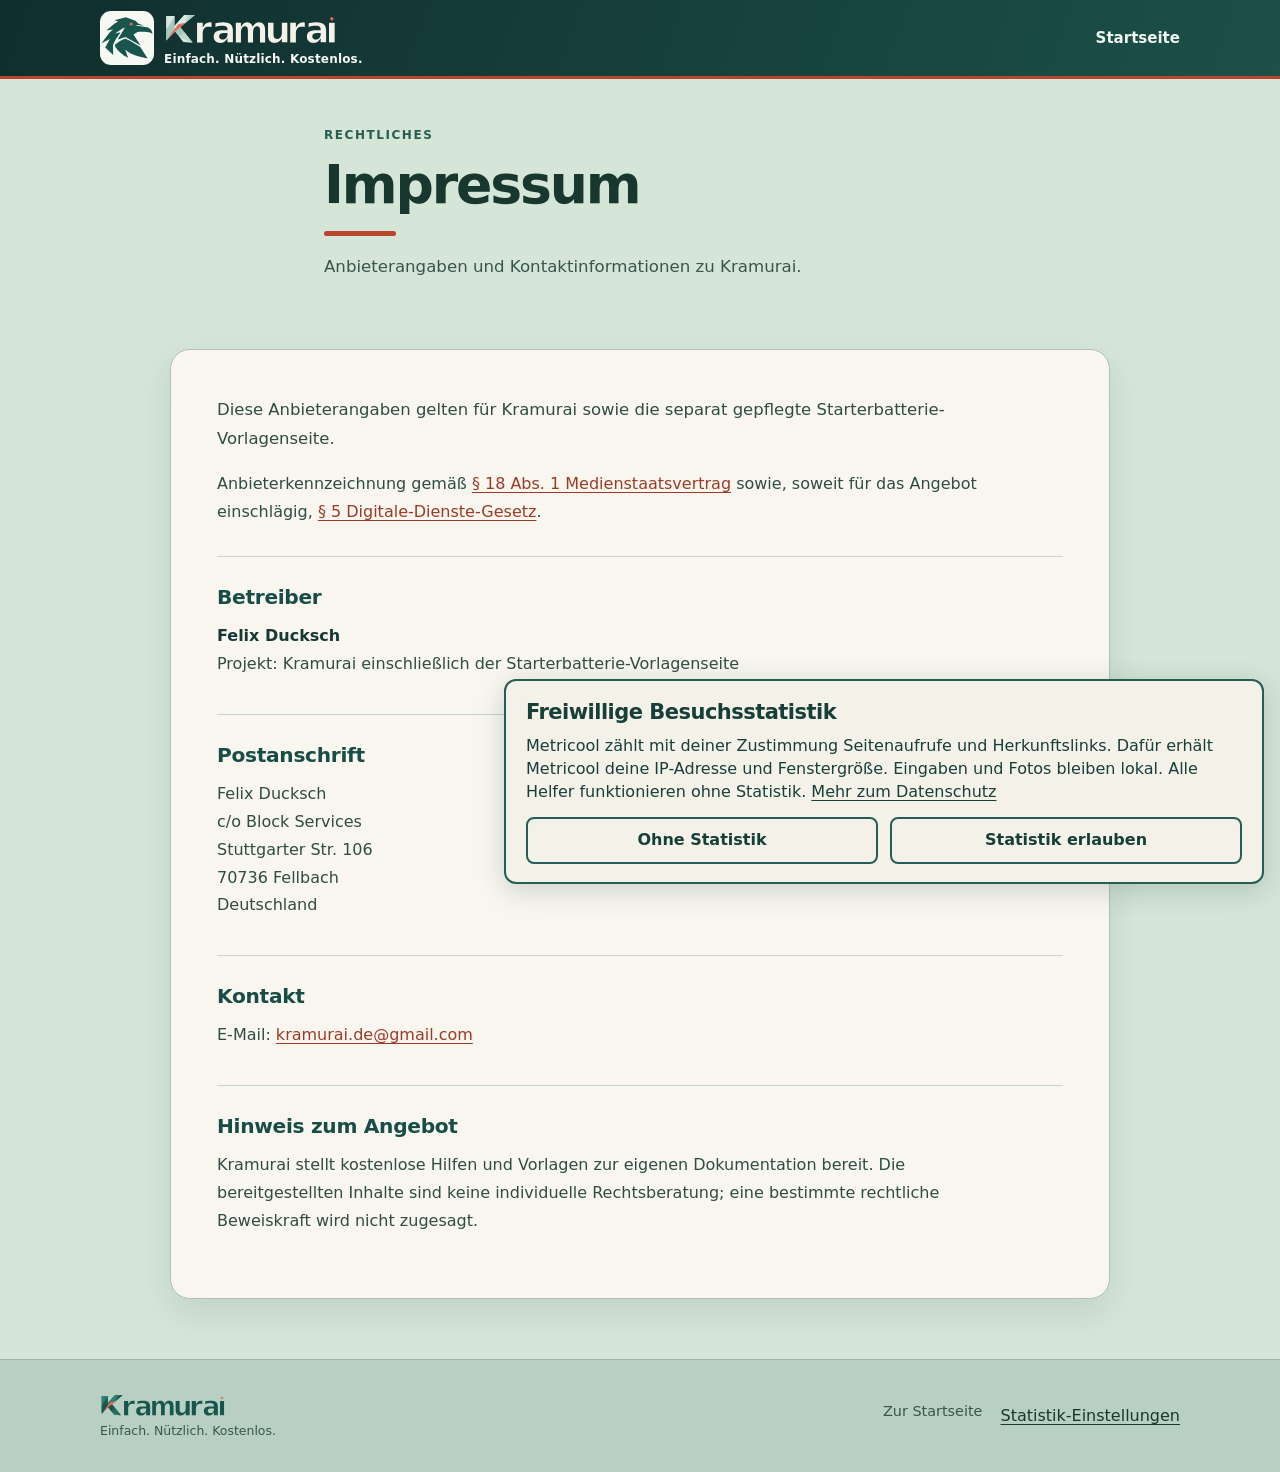
<file: impressum/index.html>
<!doctype html>
<html lang="de">
<head>
  <meta charset="utf-8">
  <meta name="viewport" content="width=device-width, initial-scale=1">
  <title>Impressum – Kramurai</title>
  <meta name="description" content="Impressum der Kramurai-Website.">
  <link rel="canonical" href="https://kramurai.github.io/impressum/">
  <meta property="og:type" content="website">
  <meta property="og:site_name" content="Kramurai">
  <meta property="og:locale" content="de_DE">
  <meta property="og:title" content="Impressum – Kramurai">
  <meta property="og:description" content="Impressum der Kramurai-Website.">
  <meta property="og:url" content="https://kramurai.github.io/impressum/">
  <link rel="stylesheet" href="/styles.css">
  <link rel="stylesheet" href="/register-theme.css?v=20261010-claim-v1">
  <link rel="icon" href="/assets/brand/favicon.svg?v=20261010-brand-v4" type="image/svg+xml" sizes="any">
  <link rel="icon" href="/favicon.ico?v=20261010-brand-v4" sizes="16x16 32x32 48x48 64x64">
  <link rel="apple-touch-icon" href="/apple-touch-icon.png?v=20261010-brand-v4" sizes="180x180">
  <meta name="application-name" content="Kramurai">
  <meta name="apple-mobile-web-app-title" content="Kramurai">
  <link rel="stylesheet" href="/assets/statistics.css?v=20261018-1">
  <script defer src="/assets/statistics.js?v=20261120-battery-pin-v1"></script>
</head>
<body class="legal-page-body">
  <header class="site-header">
    <div class="wrap header-inner">
      <a class="brand kramurai-brand" href="/" aria-label="Kramurai Startseite">
        <span class="brand-logo-frame"><img class="brand-logo" src="/assets/brand/kramurai-raven-light-background.svg?v=20261010-brand-v4" alt=""></span>
        <span class="brand-wordmark-wrap">
          <img class="brand-wordmark-img" src="/assets/brand/kramurai-wordmark-header.svg?v=20261010-brand-v4" alt="Kramurai">
          <span class="brand-tagline-readable">Einfach. Nützlich. Kostenlos.</span>
        </span>
      </a>
      <nav class="main-nav" aria-label="Hauptnavigation">
        <a href="/">Startseite</a>
      </nav>
    </div>
  </header>
  <main class="wrap legal-page">
    <section class="legal-hero">
      <span class="eyebrow">RECHTLICHES</span>
      <h1>Impressum</h1>
      <p>Anbieterangaben und Kontaktinformationen zu Kramurai.</p>
    </section>
    <article class="legal-card">
      <p>Diese Anbieterangaben gelten für Kramurai sowie die separat gepflegte Starterbatterie-Vorlagenseite.</p>
      <p>Anbieterkennzeichnung gemäß <a href="https://www.gesetze-bayern.de/Content/Document/MStV-18">§ 18 Abs. 1 Medienstaatsvertrag</a> sowie, soweit für das Angebot einschlägig, <a href="https://www.gesetze-im-internet.de/ddg/__5.html">§ 5 Digitale-Dienste-Gesetz</a>.</p>

      <h2>Betreiber</h2>
      <p><strong>Felix Ducksch</strong><br>Projekt: Kramurai einschließlich der Starterbatterie-Vorlagenseite</p>

      <h2>Postanschrift</h2>
      <p>Felix Ducksch<br>
      c/o Block Services<br>
      Stuttgarter Str. 106<br>
      70736 Fellbach<br>
      Deutschland</p>

      <h2>Kontakt</h2>
      <p>E-Mail: <a href="mailto:kramurai.de@gmail.com">kramurai.de@gmail.com</a></p>

      <h2>Hinweis zum Angebot</h2>
      <p>Kramurai stellt kostenlose Hilfen und Vorlagen zur eigenen Dokumentation bereit. Die bereitgestellten Inhalte sind keine individuelle Rechtsberatung; eine bestimmte rechtliche Beweiskraft wird nicht zugesagt.</p>
    </article>
</main>
  <footer>
    <div class="wrap footer-inner">
      <div class="footer-brand">
        <div><img class="footer-wordmark" src="/assets/brand/kramurai-wordmark-footer.svg?v=20261010-brand-v4" width="664" height="151" alt="Kramurai"><span>Einfach. Nützlich. Kostenlos.</span></div>
      </div>
      <div class="footer-links legal-footer-links">
        <a href="/">Zur Startseite</a>
      </div>
    </div>
  </footer>
</body>
</html>
</file>
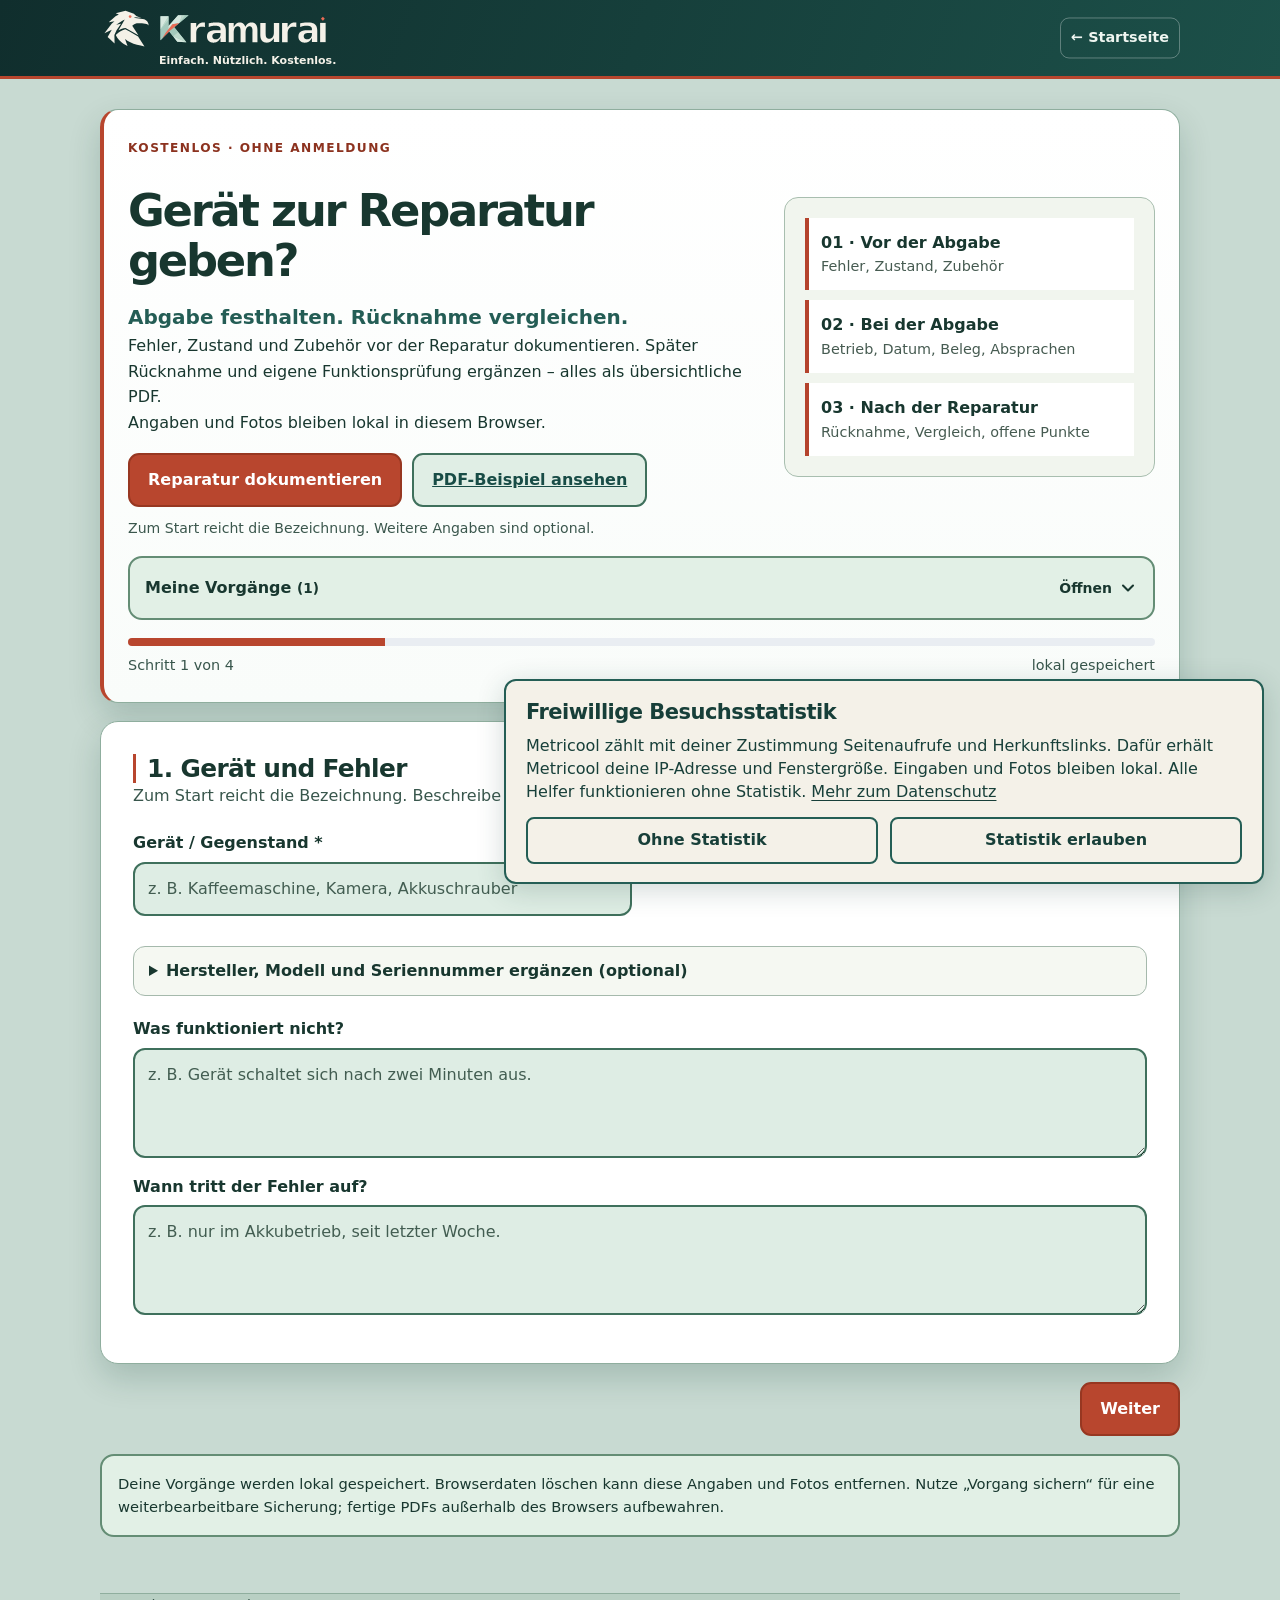
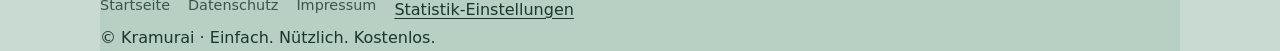
<file: reparatur-dokumentieren/index.html>
<!doctype html><html lang="de"><head><meta charset="utf-8"><meta name="viewport" content="width=device-width,initial-scale=1"><title>Reparatur dokumentieren – Kramurai</title><meta name="description" content="Fehler, Zustand und Zubehör bei Reparatur-Abgabe und Rücknahme festhalten – kostenlos als eigene PDF-Dokumentation."><meta name="robots" content="index,follow"><link rel="canonical" href="https://kramurai.github.io/reparatur-dokumentieren/"><meta property="og:type" content="website"><meta property="og:site_name" content="Kramurai"><meta property="og:locale" content="de_DE"><meta property="og:title" content="Reparatur dokumentieren – Kramurai"><meta property="og:description" content="Fehler, Zustand und Zubehör bei Reparatur-Abgabe und Rücknahme festhalten – kostenlos als eigene PDF-Dokumentation."><meta property="og:url" content="https://kramurai.github.io/reparatur-dokumentieren/"><meta property="og:image" content="https://kramurai.github.io/assets/social/reparatur-20261019.jpg"><meta property="og:image:width" content="1200"><meta property="og:image:height" content="630"><meta property="og:image:type" content="image/jpeg"><meta property="og:image:alt" content="Reparatur dokumentieren: Abgabe festhalten und Rücknahme vergleichen, mit einem ausgefüllten PDF-Beispiel."><meta name="twitter:card" content="summary_large_image"><meta name="twitter:title" content="Reparatur dokumentieren – Kramurai"><meta name="twitter:description" content="Fehler, Zustand und Zubehör bei Reparatur-Abgabe und Rücknahme festhalten – kostenlos als eigene PDF-Dokumentation."><meta name="twitter:image" content="https://kramurai.github.io/assets/social/reparatur-20261019.jpg"><link rel="stylesheet" href="/assets/statistics.css?v=20261018-1"><script defer src="/assets/statistics.js?v=20261120-battery-pin-v1"></script><link rel="stylesheet" href="/styles.css"><style>
    .wizard{padding:30px 0 56px}
    .wizard-head{background:#fff;border:1px solid var(--line);border-radius:20px;padding:24px;box-shadow:var(--shadow);margin-bottom:18px}
    .wizard-head h1{font-size:clamp(1.9rem,7vw,3rem)}
    .progress{height:8px;background:#e9edf2;border-radius:999px;overflow:hidden;margin-top:18px}
    .progress>span{display:block;height:100%;background:var(--brand);width:16.66%;transition:width .2s ease}
    .progress-label{display:flex;justify-content:space-between;gap:12px;margin-top:8px;color:var(--muted);font-size:.9rem}
    .step{display:none;background:#fff;border:1px solid var(--line);border-radius:20px;padding:clamp(20px,5vw,32px);box-shadow:0 6px 20px rgba(23,32,51,.05)}
    .step.active{display:block}
    .step h2{font-size:1.55rem}
    .intro{color:var(--muted);margin-bottom:22px}
    .field-grid{display:grid;grid-template-columns:1fr 1fr;gap:16px}
    .field{display:flex;flex-direction:column;gap:6px;margin-bottom:16px}
    .field.full{grid-column:1/-1}
    label,.label{font-weight:750}
    .hint{color:var(--muted);font-size:.88rem}
    input,textarea,select{
      width:100%;font:inherit;color:var(--text);background:#fff;border:1px solid #cfd7e3;border-radius:12px;
      padding:12px 13px;min-height:48px
    }
    textarea{min-height:110px;resize:vertical}
    input:focus,textarea:focus,select:focus{outline:3px solid rgba(23,105,170,.14);border-color:var(--brand)}
    .choice-grid{display:grid;grid-template-columns:repeat(2,1fr);gap:10px}
    .choice{position:relative}
    .choice input{position:absolute;opacity:0;pointer-events:none}
    .choice label{display:block;border:1px solid var(--line);border-radius:12px;padding:13px;cursor:pointer;background:#fbfcfe}
    .choice input:checked+label{border-color:var(--brand);background:var(--soft);color:var(--brand-dark)}
    .check-list{display:grid;gap:10px}
    .check{display:flex;align-items:flex-start;gap:10px;border:1px solid var(--line);border-radius:12px;padding:12px;background:#fbfcfe}
    .check input{width:20px;min-height:20px;margin-top:2px}
    .photo-list{display:grid;gap:14px}
    .photo-task{border:1px solid var(--line);border-radius:14px;padding:15px;background:#fbfcfe}
    .photo-top{display:flex;justify-content:space-between;gap:12px;align-items:flex-start}
    .photo-title{font-weight:800}
    .photo-status{font-size:.82rem;font-weight:750;color:var(--muted)}
    .photo-task.done .photo-status{color:#167444}
    .photo-actions{display:flex;gap:10px;flex-wrap:wrap;margin-top:10px}
    .file-label{display:inline-flex;align-items:center;justify-content:center;min-height:44px;padding:10px 13px;border-radius:10px;background:var(--soft);color:var(--brand-dark);font-weight:750;cursor:pointer}
    .file-label input{display:none}
    .preview{display:none;max-width:220px;max-height:180px;border-radius:10px;margin-top:12px;border:1px solid var(--line)}
    .preview.show{display:block}
    .file-remove{margin-top:10px}
    .file-remove[hidden]{display:none}
    .wizard-nav{display:flex;justify-content:space-between;gap:12px;margin-top:18px}
    button{font:inherit;border:0;cursor:pointer}
    .btn{display:inline-flex;align-items:center;justify-content:center;min-height:48px;padding:12px 18px;border-radius:12px;font-weight:800}
    .btn-primary{background:var(--brand);color:#fff}
    .btn-secondary{background:#fff;color:var(--text);border:1px solid var(--line)}
    .btn-danger{background:#fff;color:#9b2525;border:1px solid #e8caca}
    .privacy-note{margin-top:18px;padding:16px;border:1px solid #cfe3f5;border-radius:14px;background:var(--soft);font-size:.92rem}
    .summary{display:grid;gap:16px}
    .summary-card{border:1px solid var(--line);border-radius:14px;padding:18px}
    .summary-card h3{margin-bottom:10px}
    .summary-row{display:grid;grid-template-columns:180px 1fr;gap:12px;padding:7px 0;border-bottom:1px solid #edf0f4}
    .summary-row:last-child{border-bottom:0}
    .summary-row>div{min-width:0;overflow-wrap:anywhere}
    .summary-row>div:last-child{white-space:pre-wrap}
    .summary-photo strong,.summary-photo .hint{overflow-wrap:anywhere}
    .summary-key{color:var(--muted)}
    .summary-photos{display:grid;grid-template-columns:repeat(2,minmax(0,1fr));gap:14px}
    .summary-photo{break-inside:avoid}
    .summary-photo img{width:100%;max-height:360px;object-fit:contain;border:1px solid var(--line);border-radius:10px;background:#fafafa}
    .summary-photo strong{display:block;margin-top:6px}
    .warning{background:var(--note);border:1px solid var(--note-line);border-radius:12px;padding:14px;margin-bottom:16px}
    .btn-tertiary{background:transparent;color:var(--muted);border:1px solid transparent}
    .final-actions{display:grid;grid-template-columns:1fr 1.35fr 1fr;gap:10px;margin:0 0 18px}
    .final-actions .btn{width:100%}
    .document-head{
      position:relative;overflow:hidden;margin:0 0 18px;color:#172033;border:1px solid #d7e3ef;
      border-radius:16px;background:#fff;box-shadow:0 4px 14px rgba(13,55,94,.08)
    }
    .document-banner{
      position:relative;display:grid;grid-template-columns:minmax(0,1fr) auto;gap:14px;align-items:center;
      padding:16px 18px;background:linear-gradient(105deg,#0a2c57 0%,#0d4f86 58%,#1386c9 100%);color:#fff
    }
    .document-banner::after{
      content:"";position:absolute;left:0;bottom:0;width:100%;height:4px;
      background:linear-gradient(90deg,#ff7a00 0 86px,#1597e5 86px 100%)
    }
    .document-logo{
      width:70px;height:70px;display:grid;place-items:center;border:2px solid rgba(255,255,255,.92);
      border-radius:16px;background:#fff;overflow:hidden;box-shadow:0 5px 16px rgba(0,0,0,.18)
    }
    .document-logo img{width:100%;height:100%;object-fit:cover;display:block}
    .document-identity{display:flex;align-items:center;gap:14px;min-width:0}
    .document-brand{font-size:20pt;font-weight:850;line-height:1.05;letter-spacing:-.025em;color:#fff}
    .brand-formular{color:#fff}.brand-fuchs{color:#4bc3ff}
    .document-tagline{font-size:8.2pt;color:rgba(255,255,255,.78);margin-top:5px;letter-spacing:.12em;text-transform:uppercase}
    .document-meta{text-align:right;font-size:8.4pt;line-height:1.5;color:#fff;background:rgba(255,255,255,.10);border:1px solid rgba(255,255,255,.28);border-radius:11px;padding:9px 11px}
    .document-title-area{position:relative;padding:19px 20px 18px;background:linear-gradient(180deg,#fff 0%,#fbfdff 100%)}
    .document-title{margin:0;font-size:22pt;line-height:1.08;letter-spacing:-.025em;color:#172033}
    .document-subtitle{margin:6px 0 0;font-size:9.5pt;color:#5b6577}
    .document-watermark{position:absolute;right:18px;bottom:-13px;font-size:58px;line-height:1;font-weight:900;color:#1597e5;opacity:.035;pointer-events:none;letter-spacing:-.08em}
    .print-only{display:none}
    @media(max-width:720px){
      .field-grid,.choice-grid,.summary-photos{grid-template-columns:1fr}
      .summary-row{grid-template-columns:1fr;gap:2px}
      .wizard-nav{position:sticky;bottom:0;background:rgba(245,247,250,.96);padding:10px 0}
      .wizard-nav .btn{flex:1}
      .final-actions{grid-template-columns:1fr}
      .final-actions .btn{width:100%}
    }

    /* Kramurai – gut erkennbare mobile Eingaben und Aktionen */
    @media screen{
      .helper-page{
        --brand:#09558f;
        --brand-dark:#07365f;
        --muted:#46576a;
        --line:#c5d4e2;
        --soft:#e5f1fa;
        --text:#172538;
        background:#eaf1f7;
      }
      .helper-page header{
        background:linear-gradient(110deg,#081f3e 0%,#103e6c 100%);
        border-bottom:3px solid #1597e5;
      }
.helper-brand-mark{
        display:block;
        width:54px;
        height:54px;
        flex:none;
        object-fit:contain;
        border:2px solid #fff;
        border-radius:13px;
        background:#fff;
        box-shadow:0 4px 14px rgba(0,0,0,.23);
      }
      .helper-brand-name{color:#fff;letter-spacing:-.025em}
      .helper-brand-name span{color:#78d8ff}
      .helper-page .wizard-head,.helper-page .step{
        border-color:#c3d2df;
        box-shadow:0 7px 22px rgba(12,49,88,.08);
      }
      .helper-page .intro,.helper-page .hint,
      .helper-page .progress-label,.helper-page .summary-key{
        color:#44566a;
      }
      .helper-page input:not([type="radio"]):not([type="checkbox"]):not([type="file"]),
      .helper-page textarea,.helper-page select{
        border:2px solid #9bb2c8;
        background:#fff;
        color:#172538;
      }
      .helper-page input::placeholder,.helper-page textarea::placeholder{color:#5a6a7b;opacity:1}
      .helper-page input:focus-visible,.helper-page textarea:focus-visible,
      .helper-page select:focus-visible{
        outline:3px solid #80caff;
        outline-offset:2px;
        border-color:#09558f;
      }
      .helper-page .choice label{
        display:flex;
        align-items:center;
        min-height:49px;
        border:2px solid #a9bfd2;
        background:#f0f6fb;
        color:#193b5d;
        font-weight:800;
      }
      .helper-page .choice input:checked+label{
        border-color:#07365f;
        background:#09558f;
        color:#fff;
        box-shadow:0 3px 10px rgba(9,85,143,.20);
      }
      .helper-page .choice input:checked+label::before{
        content:"✓";
        margin-right:9px;
        font-weight:900;
      }
      .helper-page .choice input:focus-visible+label{
        outline:3px solid #80caff;
        outline-offset:3px;
      }
      .helper-page .check{
        background:#f0f6fb;
        border:2px solid #c0cfdd;
        color:#193b5d;
      }
      .helper-page .check input{accent-color:#09558f}
      .helper-page .check:has(input:checked){
        background:#e0f0fb;
        border-color:#09558f;
      }
      .helper-page .photo-task{
        border:2px solid #c2d3e1;
        background:#f0f6fb;
      }
      .helper-page .photo-task.done{
        border-color:#78a78c;
        background:#edf8f1;
      }
      .helper-page .photo-task.done .photo-status{color:#165d37}
      .helper-page .photo-actions{
        display:flex;
        flex-wrap:wrap;
        gap:10px;
        margin-top:12px;
      }
      .helper-page .file-label{
        min-height:48px;
        display:inline-flex;
        align-items:center;
        justify-content:center;
        padding:10px 15px;
        border:2px solid #07365f;
        border-radius:11px;
        background:#09558f;
        color:#fff;
        font-weight:800;
        cursor:pointer;
      }
      .helper-page .file-label.file-gallery{
        border-color:#5184ab;
        background:#e0effa;
        color:#07365f;
      }
      .helper-page .file-label:hover,
      .helper-page .file-label:focus-within{filter:brightness(.96)}
      .helper-page .file-label:focus-within{outline:3px solid #80caff;outline-offset:2px}
      .helper-page .file-label input{
        display:block;
        position:absolute;
        width:1px;
        height:1px;
        min-height:0;
        padding:0;
        margin:0;
        opacity:0;
        overflow:hidden;
        clip-path:inset(50%);
      }
      .helper-page .btn{
        border-radius:11px;
        font-weight:850;
        transition:filter .15s ease,transform .15s ease;
      }
      .helper-page .btn:hover{filter:brightness(.95)}
      .helper-page .btn:focus-visible{outline:3px solid #80caff;outline-offset:3px}
      .helper-page .btn-primary{background:#09558f;color:#fff;border:2px solid #07365f}
      .helper-page .btn-secondary{
        background:#e6f0f9;
        color:#07365f;
        border:2px solid #648fb2;
      }
      .helper-page .btn-tertiary{
        background:#dfeef9;
        color:#07365f;
        border:2px solid #648fb2;
      }
      .helper-page .btn-danger{
        background:#fff0ef;
        color:#832123;
        border:2px solid #b96a6c;
      }
      .helper-page .btn:disabled{opacity:.75;cursor:default}
      @media(max-width:720px){
        .helper-page .photo-actions .file-label{flex:1 1 130px}
        .helper-page .wizard-nav{background:rgba(234,241,247,.97)}
      }
    }
    @media screen{
      .helper-page .wizard-head .eyebrow{
        background:#e2f0fa;
        color:#07365f;
        border:2px solid #91b7d6;
        font-weight:900;
        letter-spacing:.005em;
      }
      .helper-page .local-case-note{
        margin-top:20px;
        padding:16px;
        border:2px solid #bad0e1;
        border-radius:13px;
        background:#edf5fb;
        color:#193b5d;
      }
      .helper-page .local-case-note strong{color:#07365f}
      .helper-page .local-case-note p{margin:6px 0 14px;color:#344c61}
      .helper-page .final-actions{
        grid-template-columns:1fr 1.35fr;
        gap:10px;
      }
      @media(max-width:720px){
        .helper-page .final-actions{grid-template-columns:1fr}
      }
    }
    @media screen{
      .helper-page .receipt-download{display:inline-flex;margin-top:10px;text-decoration:none}
      .helper-page .receipt-help{margin-top:5px;line-height:1.4}
      .helper-page .receipt-print-note{font-weight:750;color:#07365f}
    }

    /* Mehrere Vorgänge – kompakt auf Mobilgeräten, nur im Browser sichtbar */
    .helper-page .case-manager{
      margin:17px 0 6px;
      padding:15px;
      border:2px solid #b6ccde;
      border-radius:14px;
      background:#eef5fb;
      color:#163b5b;
    }
    .helper-page .case-manager-heading{font-weight:850;color:#07365f}
    .helper-page .case-manager-hint{font-size:.85rem;color:#40596e;margin:3px 0 12px}
    .helper-page .case-manager-actions{display:grid;grid-template-columns:minmax(0,1fr) auto;gap:10px;align-items:end}
    .helper-page .case-manager-actions label{display:grid;gap:5px;font-size:.87rem}
    .helper-page .case-manager-actions select{width:100%;min-width:0}
    .helper-page .case-manager-actions .btn{white-space:normal;text-align:center}
    .helper-page .missing-check{
      margin:0 0 18px;padding:15px;border:2px solid #bed6e6;
      border-radius:13px;background:#edf6fd;color:#193b5d
    }
    .helper-page .missing-check strong{color:#07365f}
    .helper-page .missing-check p{margin:5px 0 8px}
    .helper-page .missing-check ul{margin:8px 0 8px;padding-left:22px}
    .helper-page .missing-check li{margin:4px 0}
    .helper-page .missing-check .missing-ok{color:#17613f}
    @media(max-width:720px){
      .helper-page .case-manager-actions{grid-template-columns:1fr}
      .helper-page .case-manager-actions .btn{width:100%}
    }
    @media print{
      header,.wizard-head,.wizard-nav,.privacy-note,.screen-only{display:none!important}
      body{background:#fff;font-size:11pt;color:#111;-webkit-print-color-adjust:exact;print-color-adjust:exact}
      .wrap{width:100%;max-width:none}
      .wizard{padding:0}
      .step{display:none!important;box-shadow:none;border:0;padding:0}
      #step-4{display:block!important}
      #step-4>h2,#step-4>.intro{display:none!important}
      .summary-card{border:0;border-bottom:1px solid #dfe6ee;border-radius:0;padding:9px 0;break-inside:avoid;page-break-inside:avoid}
      .summary-card.photo-summary-card{break-inside:auto;page-break-inside:auto}
      /* Nur ausnahmsweise lange Textkarten über Seiten umbrechen;
         Standardfälle behalten die getestete kompakte Aufteilung. */
      .summary-card.summary-card-long{break-inside:auto;page-break-inside:auto}
      .summary-card.summary-card-long .summary-row-long{
        display:block;
        break-inside:auto;
        page-break-inside:auto;
      }
      .summary-card.summary-card-long .summary-row-long .summary-key{
        margin-bottom:4px;
      }
      .summary-card.photo-summary-card h3{break-after:avoid;page-break-after:avoid}
      .summary-photo{break-inside:avoid;page-break-inside:avoid}
      /* Foto und Bildunterschrift bleiben immer zusammen. */
      .summary-photo{break-inside:avoid;page-break-inside:avoid}
      .summary-photo img{max-height:250px;object-fit:contain}
      .summary-photos{gap:10px}
      /* Bei genau drei Beweisfotos verhindert eine Zeile mit zwei
         Bildern plus einem verwaisten Einzelbild die leere Folgeseite. */
      .summary-photos.print-three-images{
        grid-template-columns:repeat(3,minmax(0,1fr));
        column-gap:9px;
      }
      .summary-photos.print-three-images .summary-photo img{
        height:160px;
        max-height:160px;
        width:100%;
        object-fit:contain;
      }
      .summary-photos.print-three-images .summary-photo strong{font-size:9pt}
      .summary-photos.print-three-images .summary-photo .hint{font-size:8pt}
      .receipt-print-note{font-weight:650;color:#233d54}
      .summary-card h3{break-after:avoid;page-break-after:avoid;color:#1769aa;border-left:3px solid #d9822b;padding-left:8px}
      .summary-row{break-inside:avoid;page-break-inside:avoid}
      .warning{break-inside:avoid;page-break-inside:avoid;margin:10px 0 14px;background:#fff8e8;border-color:#f0d899;color:#3b3528}
      .summary-photos{grid-template-columns:1fr 1fr}
      .print-only{display:block!important}
      .document-head{break-inside:avoid;page-break-inside:avoid}
      a{color:inherit;text-decoration:none}
    }
  
.helper-page #wizardNav{position:static}.repair-intro{display:grid;grid-template-columns:minmax(0,1.35fr) minmax(230px,.8fr);gap:30px;align-items:center}.repair-intro h1{font-size:clamp(2rem,4vw,2.8rem);line-height:1.1;margin:10px 0 16px}.repair-promise{font-size:1.25rem;font-weight:800;color:#245d55}.repair-stages{display:grid;gap:10px;background:#f1f5ee;padding:20px;border:1px solid #a8beaf;border-radius:14px}.repair-stages div{padding:12px;background:white;border-left:4px solid #b4432d}.repair-stages span{display:block;color:#465b51;font-size:.9rem}.result-actions{display:flex;flex-wrap:wrap;gap:10px;margin-top:18px}.result-effort{font-size:.88rem;color:#3b574d;margin-top:10px;overflow-wrap:anywhere}.repair-note{padding:12px 15px;border-left:4px solid #b4432d;background:#faf5eb;margin:18px 0;font-size:.94rem}.step h2{scroll-margin-top:110px}.photo-task{min-width:0}.photo-top{display:block}.summary-row-long{display:block}.summary-row-long .summary-key{margin-bottom:5px}.summary-card-long{break-inside:auto}.summary-row-long{break-inside:auto}.phase-flag{font-weight:800;background:#edf4ed;padding:10px 14px;border-left:4px solid #245d55}.compare-caption{font-weight:750;color:#245d55}.repair-status{font-weight:700}.repair-status:empty{display:none}.return-fields[hidden]{display:none!important}.photo-list{grid-template-columns:1fr 1fr}.photo-task .file-label{font-size:.9rem}button:disabled{opacity:.6;cursor:wait}[hidden]{display:none!important}.footer-links{display:flex;gap:18px;flex-wrap:wrap}.btn:focus-visible,summary:focus-visible{outline:3px solid #b4432d;outline-offset:4px}.preview-banner{padding:14px 18px;background:#fff5d9;border-bottom:2px solid #c38835;color:#45351d}.preview-banner p{margin:5px 0}.preview-banner .btn{min-height:42px}
@media(max-width:720px){.repair-intro,.photo-list{grid-template-columns:1fr}.repair-stages{padding:14px}.result-actions .btn{width:100%}.wizard-head{padding:20px}.repair-intro h1{font-size:1.9rem}}
@media print{.preview-banner,.repair-note,.repair-intro{display:none!important}.summary-card-long,.summary-row-long{break-inside:auto}.summary-card h3{break-after:avoid}.summary-card{margin-bottom:10px}.summary-photos{grid-template-columns:1fr 1fr}.summary-photo img{max-height:62mm;height:62mm;object-fit:contain}.phase-flag{margin:8px 0}.print-only{display:block!important}}
</style><link rel="stylesheet" href="/register-theme.css?v=20261120-tabs-v1"><link rel="icon" href="/assets/brand/favicon.svg" type="image/svg+xml"><style>
/* Repair helper: one unchanged vector brand, progressive optional details and semantic statuses. */
body.helper-page a.repair-brand{display:flex;flex-direction:column;align-items:flex-start;gap:3px;text-decoration:none;min-width:0}
body.helper-page .repair-brand-img{display:block;width:238px;max-width:56vw;height:auto;object-fit:contain}
body.helper-page .repair-brand-tagline{color:#f4f1e8;font-size:11px;font-weight:650;line-height:1.25;margin-left:59px;white-space:nowrap}
.optional-details{border:1px solid #a5b9ac;border-radius:12px;padding:13px 15px;margin:14px 0 20px;background:#f5f8f2}
.optional-details>summary{font-weight:750;cursor:pointer;line-height:1.4}.optional-details[open]>summary{margin-bottom:16px}
.optional-details .field:last-child{margin-bottom:0}
.helper-page .phase-flag{background:#fff4dc;border:1px solid #ddbd7a;border-left:4px solid #a36b13;color:#67470e;border-radius:6px;font-weight:650;line-height:1.5}
.phase-status{padding:10px 13px;border:1px solid #b6c7bb;border-left:4px solid #245d55;background:#eff4ee;color:#173f39;font-weight:700;border-radius:6px;margin:6px 0 12px;line-height:1.45}
.helper-page .phase-status.status-open{background:#fff4dc;border-color:#ddbd7a;border-left-color:#a36b13;color:#67470e}
.helper-page .phase-status.status-problem,.helper-page .warning{background:#fff0ee;border-color:#dba69d;border-left:4px solid #a83d30;color:#7d281f}
.helper-page .field-issue{border-left:4px solid #a83d30;padding-left:12px}
@media(max-width:520px){body.helper-page .repair-brand-tagline{margin-left:44px;font-size:9px}body.helper-page .repair-brand-img{width:210px}}
@media print{.phase-status{break-inside:avoid;font-size:10pt}.helper-page .phase-flag{font-size:10pt}.optional-details{display:none!important}}
</style><style>@media print{.helper-page .summary-photo img{height:56mm;max-height:56mm}.document-scope{font-size:9pt;line-height:1.35;margin:8px 0 0;break-inside:avoid}}</style></head><body class="helper-page"><header class="site-header helper-site-header">
    <div class="wrap header-inner">
      <a class="brand repair-brand" href="/" aria-label="Kramurai Startseite"><img class="repair-brand-img" src="/assets/brand/kramurai-logo-header.svg?v=20261010-brand-v4" alt="Kramurai"><span class="repair-brand-tagline">Einfach. Nützlich. Kostenlos.</span></a>
      <a class="helper-home-link" href="/" aria-label="Zur Kramurai Startseite">← Startseite</a>
    </div>
  </header><main class="wrap wizard"><section class="case-session-notice screen-only" data-case-session-notice role="status" aria-live="polite">
      <p data-case-session-message>Helfer wird vorbereitet …</p>
      <button class="btn btn-secondary" type="button" hidden>Erneut prüfen</button>
      <noscript>Bitte JavaScript aktivieren, um diesen Helfer zu bearbeiten.</noscript>
    </section>
    <div class="wizard-head" data-case-session-root inert><div class="repair-intro"><div><div class="eyebrow">KOSTENLOS · OHNE ANMELDUNG</div><h1>Gerät zur Reparatur geben?</h1><p class="repair-promise">Abgabe festhalten. Rücknahme vergleichen.</p><p>Fehler, Zustand und Zubehör vor der Reparatur dokumentieren. Später Rücknahme und eigene Funktionsprüfung ergänzen – alles als übersichtliche PDF.</p><p class="result-local">Angaben und Fotos bleiben lokal in diesem Browser.</p><div class="result-actions"><button class="btn btn-primary" type="button" id="entryResumeBtn">Reparatur dokumentieren</button><button class="btn btn-secondary" type="button" id="entryNewCaseBtn" hidden>Neuer Vorgang</button><a class="btn btn-secondary" href="beispiel.pdf">PDF-Beispiel ansehen</a></div><p class="result-effort">Zum Start reicht die Bezeichnung. Weitere Angaben sind optional.</p></div><div class="repair-stages"><div><strong>01 · Vor der Abgabe</strong><span>Fehler, Zustand, Zubehör</span></div><div><strong>02 · Bei der Abgabe</strong><span>Betrieb, Datum, Beleg, Absprachen</span></div><div><strong>03 · Nach der Reparatur</strong><span>Rücknahme, Vergleich, offene Punkte</span></div></div></div><details class="case-manager screen-only">
        <summary>
          <span class="case-manager-toggle-title">Meine Vorgänge <span id="caseCount"></span></span>
          <span class="case-manager-toggle-action">
            <span class="case-manager-open-label">Öffnen</span>
            <span class="case-manager-close-label">Schließen</span>
            <svg class="case-manager-toggle-arrow" viewBox="0 0 24 24" aria-hidden="true" focusable="false"><path d="m6 9 6 6 6-6"></path></svg>
          </span>
        </summary>
        <div class="case-manager-body">
          <p class="case-manager-hint">Lokal in diesem Browser gespeichert. Mit einer Sicherungsdatei kannst du einen Vorgang samt gespeicherten Fotos und Belegen später wieder öffnen – auch auf einem anderen Gerät.</p>
          <div class="case-manager-actions">
            <label for="caseSelect">Gespeicherten Vorgang öffnen
              <select id="caseSelect" aria-label="Gespeicherten Vorgang öffnen"></select>
            </label>
            <button class="btn btn-secondary" type="button" id="createCaseTopBtn">+ Neuer Vorgang</button>
          </div>
          <div class="backup-actions">
            <button class="btn btn-secondary" type="button" id="backupExportBtn">Vorgang sichern</button>
            <button class="btn btn-secondary" type="button" id="backupImportBtn">Sicherung öffnen</button>
            <input type="file" id="backupFile" accept=".json,application/json" hidden aria-label="Vorgangssicherung auswählen">
          </div>
          <p class="case-manager-hint">Die Sicherungsdatei enthält deine Angaben und gespeicherten Dateien unverschlüsselt. Bewahre sie sicher auf. Beim Öffnen wird ein zusätzlicher Vorgang angelegt. Das PDF bleibt die lesbare Dokumentation.</p>
          <p id="backupStatus" class="case-manager-hint" role="status" aria-live="polite"></p>
        </div>
      </details><div class="progress" aria-hidden="true"><span id="progressBar"></span></div><div class="progress-label"><span id="progressText">Schritt 1 von 4</span><span id="saveStatus" role="status">wird vorbereitet …</span></div></div><form id="returnForm" data-case-session-root inert novalidate><section class="step active" id="step-1" data-step="1"><h2>1. Gerät und Fehler</h2><p class="intro">Zum Start reicht die Bezeichnung. Beschreibe danach möglichst konkret, was du beobachtest.</p><div class="field-grid"><div class="field"><label for="itemName">Gerät / Gegenstand *</label><input id="itemName" type="text" data-field="item.name" placeholder="z. B. Kaffeemaschine, Kamera, Akkuschrauber" maxlength="500" required></div></div><details id="deviceDetails" class="optional-details"><summary>Hersteller, Modell und Seriennummer ergänzen (optional)</summary><div class="field-grid"><div class="field"><label for="manufacturer">Hersteller</label><input id="manufacturer" type="text" data-field="item.manufacturer" placeholder="optional" maxlength="500"></div><div class="field"><label for="model">Modell</label><input id="model" type="text" data-field="item.model" placeholder="optional" maxlength="500"></div><div class="field"><label for="serial">Seriennummer / Kennung</label><input id="serial" type="text" data-field="item.serial" placeholder="optional" maxlength="500"></div></div></details><div class="field"><label for="fault">Was funktioniert nicht?</label><textarea id="fault" data-field="intake.fault" placeholder="z. B. Gerät schaltet sich nach zwei Minuten aus." maxlength="12000"></textarea></div><div class="field"><label for="occurrence">Wann tritt der Fehler auf?</label><textarea id="occurrence" data-field="intake.occurrence" placeholder="z. B. nur im Akkubetrieb, seit letzter Woche." maxlength="12000"></textarea></div></section><section class="step" id="step-2" data-step="2"><h2>2. Abgabe festhalten</h2><p class="intro">Trage ein, was du tatsächlich übergeben hast. Wenn die Abgabe noch bevorsteht, bleibt sie als Vorbereitung erkennbar.</p><div class="field"><label for="intakeStatus">Stand der Abgabe</label><select id="intakeStatus" data-field="intake.status"><option value="vorbereitung">Abgabe wird vorbereitet</option><option value="abgegeben">Gerät wurde abgegeben / versendet</option></select></div><div class="field-grid"><div class="field"><label for="recipient">Werkstatt / Servicebetrieb</label><input id="recipient" type="text" data-field="party.recipient" placeholder="optional" maxlength="500"></div><div class="field"><label for="intakeDate">Datum der Abgabe / des Versands</label><input id="intakeDate" type="date" data-field="intake.date" placeholder="" maxlength="500"></div></div><div class="field"><label for="condition">Sichtbarer Zustand vor der Abgabe</label><textarea id="condition" data-field="intake.condition" placeholder="z. B. kleiner Kratzer links, Gehäuse sonst unbeschädigt." maxlength="12000"></textarea></div><div class="field"><label for="accessoryStatus">Welches Zubehör gehört zur Abgabe?</label><select id="accessoryStatus" data-field="intake.accessoryStatus"><option value="unbekannt">Noch nicht erfasst</option><option value="keines">Kein Zubehör</option><option value="liste">Zubehör auflisten</option></select></div><div id="accessoryListFields" hidden><div class="field"><label for="accessories">Zubehörliste – ein Teil pro Zeile</label><textarea id="accessories" data-field="intake.accessories" placeholder="z. B. Netzteil, Akku, Koffer – jeweils mit Anzahl oder Kennung." maxlength="12000"></textarea></div></div><details id="intakeMoreDetails" class="optional-details"><summary>Name, Referenz und getroffene Absprachen ergänzen (optional)</summary><div class="field"><label for="sender">Dein Name</label><input id="sender" type="text" data-field="party.sender" placeholder="optional" maxlength="500"></div><div class="field"><label for="reference">Kennung / Referenz</label><input id="reference" type="text" data-field="intake.reference" placeholder="z. B. Auftragsnummer; bei Versand: Sendungsnummer mit Bezeichnung" maxlength="500"></div><div class="field"><label for="costNotes">Bereits getroffene Absprachen zu Arbeiten und Kosten</label><textarea id="costNotes" data-field="intake.costNotes" placeholder="Nur tatsächlich getroffene Absprachen notieren, z. B. Diagnose vereinbart, Rückruf vor weiteren Arbeiten." maxlength="12000"></textarea></div></details><p class="repair-note">Lass dir die Abgabe und wichtige Absprachen vom Betrieb bestätigen. Diese eigene Dokumentation erteilt keinen Reparaturauftrag und keine Kostenfreigabe.</p><div class="photo-list"><div class="photo-task" data-task="beforeOverall"><div class="photo-top"><div class="photo-title">Vorher: Gesamtansicht und Zubehör</div><span class="photo-status" role="status">Noch keine Datei</span></div><div class="photo-actions"><label class="file-label">Fotografieren<input type="file" accept="image/*" capture="environment" data-photo="beforeOverall" aria-label="Fotografieren: Vorher: Gesamtansicht und Zubehör"></label><label class="file-label file-gallery">Galerie wählen<input type="file" accept="image/*" data-photo="beforeOverall" aria-label="Aus Galerie wählen: Vorher: Gesamtansicht und Zubehör"></label></div><img class="preview" data-preview="beforeOverall" alt="Vorschau: Vorher: Gesamtansicht und Zubehör"><button class="btn btn-secondary file-remove" type="button" data-remove-file="beforeOverall" hidden>Datei entfernen</button></div><div class="photo-task" data-task="beforeDetail"><div class="photo-top"><div class="photo-title">Vorher: auffällige Stelle / Kennung</div><span class="photo-status" role="status">Noch keine Datei</span></div><div class="photo-actions"><label class="file-label">Fotografieren<input type="file" accept="image/*" capture="environment" data-photo="beforeDetail" aria-label="Fotografieren: Vorher: auffällige Stelle / Kennung"></label><label class="file-label file-gallery">Galerie wählen<input type="file" accept="image/*" data-photo="beforeDetail" aria-label="Aus Galerie wählen: Vorher: auffällige Stelle / Kennung"></label></div><img class="preview" data-preview="beforeDetail" alt="Vorschau: Vorher: auffällige Stelle / Kennung"><button class="btn btn-secondary file-remove" type="button" data-remove-file="beforeDetail" hidden>Datei entfernen</button></div><div class="photo-task" data-task="receipt"><div class="photo-top"><div class="photo-title">Abgabebeleg / Reparaturbeleg</div><span class="photo-status" role="status">Noch keine Datei</span></div><div class="photo-actions"><label class="file-label">Beleg auswählen<input type="file" accept="image/*,application/pdf" data-attachment="receipt" aria-label="Beleg auswählen: Abgabebeleg / Reparaturbeleg"></label></div><img class="preview" data-preview="receipt" alt="Vorschau: Abgabebeleg / Reparaturbeleg"><button class="btn btn-secondary file-remove" type="button" data-remove-file="receipt" hidden>Datei entfernen</button></div></div><p class="hint">Fotos erscheinen in der Dokumentation. Einen hochgeladenen PDF-Beleg bitte separat beifügen.</p></section><section class="step" id="step-3" data-step="3"><h2>3. Rücknahme und Vergleich</h2><p class="intro">Du kannst die Dokumentation schon vor der Rücknahme als PDF speichern und später ergänzen.</p><div class="field"><label for="returnStatus">Stand der Rücknahme</label><select id="returnStatus" data-field="returned.status"><option value="offen">Noch nicht zurückerhalten</option><option value="zurueck">Gerät zurückerhalten</option></select></div><div id="returnFields" class="return-fields" hidden><div class="field"><label for="returnDate">Datum der Rücknahme</label><input id="returnDate" type="date" data-field="returned.date" placeholder="" maxlength="500"></div><div class="field"><label for="result">Laut Betrieb durchgeführte Arbeiten</label><textarea id="result" data-field="returned.result" placeholder="z. B. Anschlussbuchse erneuert, laut Reparaturbericht." maxlength="12000"></textarea></div><div class="field"><label for="functionCheck">Eigene Funktionsprüfung</label><select id="functionCheck" data-field="returned.functionCheck"><option value="offen">Noch nicht geprüft</option><option value="behoben">Beschriebener Fehler beim Test nicht mehr aufgetreten</option><option value="weiterhin">Beschriebener Fehler tritt weiterhin auf</option><option value="teilweise">Teilweise behoben / anderes Problem festgestellt</option></select></div><div id="testNoteFields" hidden><div class="field"><label for="testNote">Was hast du wie lange geprüft? (optional)</label><textarea id="testNote" data-field="returned.testNote" maxlength="12000" placeholder="z. B. zehn Minuten im Akkubetrieb getestet; ursprünglichen Fehler dabei nicht beobachtet."></textarea></div></div><div id="returnedAccessoriesFields"><div class="field"><label for="returnedAccessories">Zubehör bei Rücknahme</label><select id="returnedAccessories" data-field="returned.accessories"><option value="offen">Noch nicht geprüft</option><option value="vollstaendig">Nach eigener Prüfung vollständig</option><option value="fehlt">Es fehlt Zubehör / Abweichung festgestellt</option></select></div></div><p id="returnAccessoriesHint" class="hint" hidden></p><div class="field"><label for="returnedCondition">Sichtbarer Zustand bei Rücknahme</label><textarea id="returnedCondition" data-field="returned.condition" placeholder="z. B. Gehäuse mit dem Zustand vor Abgabe verglichen." maxlength="12000"></textarea></div><div class="field"><label for="openIssues">Offene Punkte / festgestellte Abweichungen</label><textarea id="openIssues" data-field="returned.openIssues" placeholder="Fehlendes Zubehör, weiterhin auftretende Fehler oder andere Auffälligkeiten beschreiben." maxlength="12000"></textarea></div><div class="photo-list"><div class="photo-task" data-task="afterOverall"><div class="photo-top"><div class="photo-title">Nachher: Gesamtansicht und Zubehör</div><span class="photo-status" role="status">Noch keine Datei</span></div><div class="photo-actions"><label class="file-label">Fotografieren<input type="file" accept="image/*" capture="environment" data-photo="afterOverall" aria-label="Fotografieren: Nachher: Gesamtansicht und Zubehör"></label><label class="file-label file-gallery">Galerie wählen<input type="file" accept="image/*" data-photo="afterOverall" aria-label="Aus Galerie wählen: Nachher: Gesamtansicht und Zubehör"></label></div><img class="preview" data-preview="afterOverall" alt="Vorschau: Nachher: Gesamtansicht und Zubehör"><button class="btn btn-secondary file-remove" type="button" data-remove-file="afterOverall" hidden>Datei entfernen</button></div><div class="photo-task" data-task="afterDetail"><div class="photo-top"><div class="photo-title">Nachher: auffällige Stelle / Vergleich</div><span class="photo-status" role="status">Noch keine Datei</span></div><div class="photo-actions"><label class="file-label">Fotografieren<input type="file" accept="image/*" capture="environment" data-photo="afterDetail" aria-label="Fotografieren: Nachher: auffällige Stelle / Vergleich"></label><label class="file-label file-gallery">Galerie wählen<input type="file" accept="image/*" data-photo="afterDetail" aria-label="Aus Galerie wählen: Nachher: auffällige Stelle / Vergleich"></label></div><img class="preview" data-preview="afterDetail" alt="Vorschau: Nachher: auffällige Stelle / Vergleich"><button class="btn btn-secondary file-remove" type="button" data-remove-file="afterDetail" hidden>Datei entfernen</button></div></div></div><p id="returnPending" class="phase-flag">Noch nicht zurückerhalten. Du kannst die Abgabe jetzt als PDF speichern und die Rücknahme später ergänzen.</p></section><section class="step" id="step-4" data-step="4"><h2 class="screen-only">4. Prüfen und PDF speichern</h2><div class="final-actions screen-only"><button class="btn btn-secondary" type="button" id="finalBackBtn">Zurück zur Rücknahme</button><button class="btn btn-primary" type="button" id="finalPrintBtn">PDF speichern</button><button class="btn btn-secondary" type="button" id="newCaseBtn">Neuer Vorgang</button></div><div id="missingCheck" class="missing-check screen-only" aria-live="polite" hidden></div><div class="document-head"><div class="document-banner"><div class="document-identity"><div class="document-logo"><img src="/assets/brand/kramurai-raven-light-background.svg?v=20261010-brand-v4" alt=""></div><div class="document-brand-lockup"><img class="document-wordmark" src="/assets/brand/kramurai-wordmark-header.svg?v=20261010-brand-v4" alt="Kramurai"><div class="document-tagline">Einfach. Nützlich. Kostenlos.</div></div></div><div class="document-meta">Eigene Dokumentation<br>Stand: <span id="docUpdatedDate"></span></div></div><div class="document-title-area"><h2 class="document-title">Reparatur dokumentieren</h2><p class="document-subtitle">Fehlerbeschreibung, Abgabe und Rücknahme</p></div></div><div id="summary" class="summary"></div><p class="document-scope">Eigene Angaben und Beobachtungen. Keine Bestätigung des Betriebs, kein Reparaturauftrag und keine Erklärung zur Abnahme einer Leistung.</p><div class="screen-only" style="margin-top:18px"><button class="btn btn-primary" type="button" id="finalPrintBtnBottom">PDF speichern</button><p class="hint">Im Druckdialog „Als PDF speichern“ wählen. Für Fotos die Druckvorschau prüfen.</p><button class="btn btn-danger" type="button" id="deleteBtn">Diesen Vorgang löschen</button></div></section><nav class="wizard-nav screen-only" id="wizardNav" aria-label="Formularschritte"><button class="btn btn-secondary" id="backBtn" type="button">Zurück</button><button class="btn btn-primary" id="nextBtn" type="button">Weiter</button></nav></form><aside class="privacy-note screen-only">Deine Vorgänge werden lokal gespeichert. Browserdaten löschen kann diese Angaben und Fotos entfernen. Nutze „Vorgang sichern“ für eine weiterbearbeitbare Sicherung; fertige PDFs außerhalb des Browsers aufbewahren.</aside></main><footer class="wrap screen-only"><nav class="footer-links" aria-label="Weitere Links"><a href="/">Startseite</a><a href="/datenschutz/">Datenschutz</a><a href="/impressum/">Impressum</a></nav><p>© Kramurai · Einfach. Nützlich. Kostenlos.</p></footer><script src="/assets/case-session.js?v=20261120-tabs-v1"></script><script src="/assets/case-backup.js?v=20261120-attachment-v1"></script><script src="app.js?v=20261120-tabs-v1"></script></body></html>
</file>
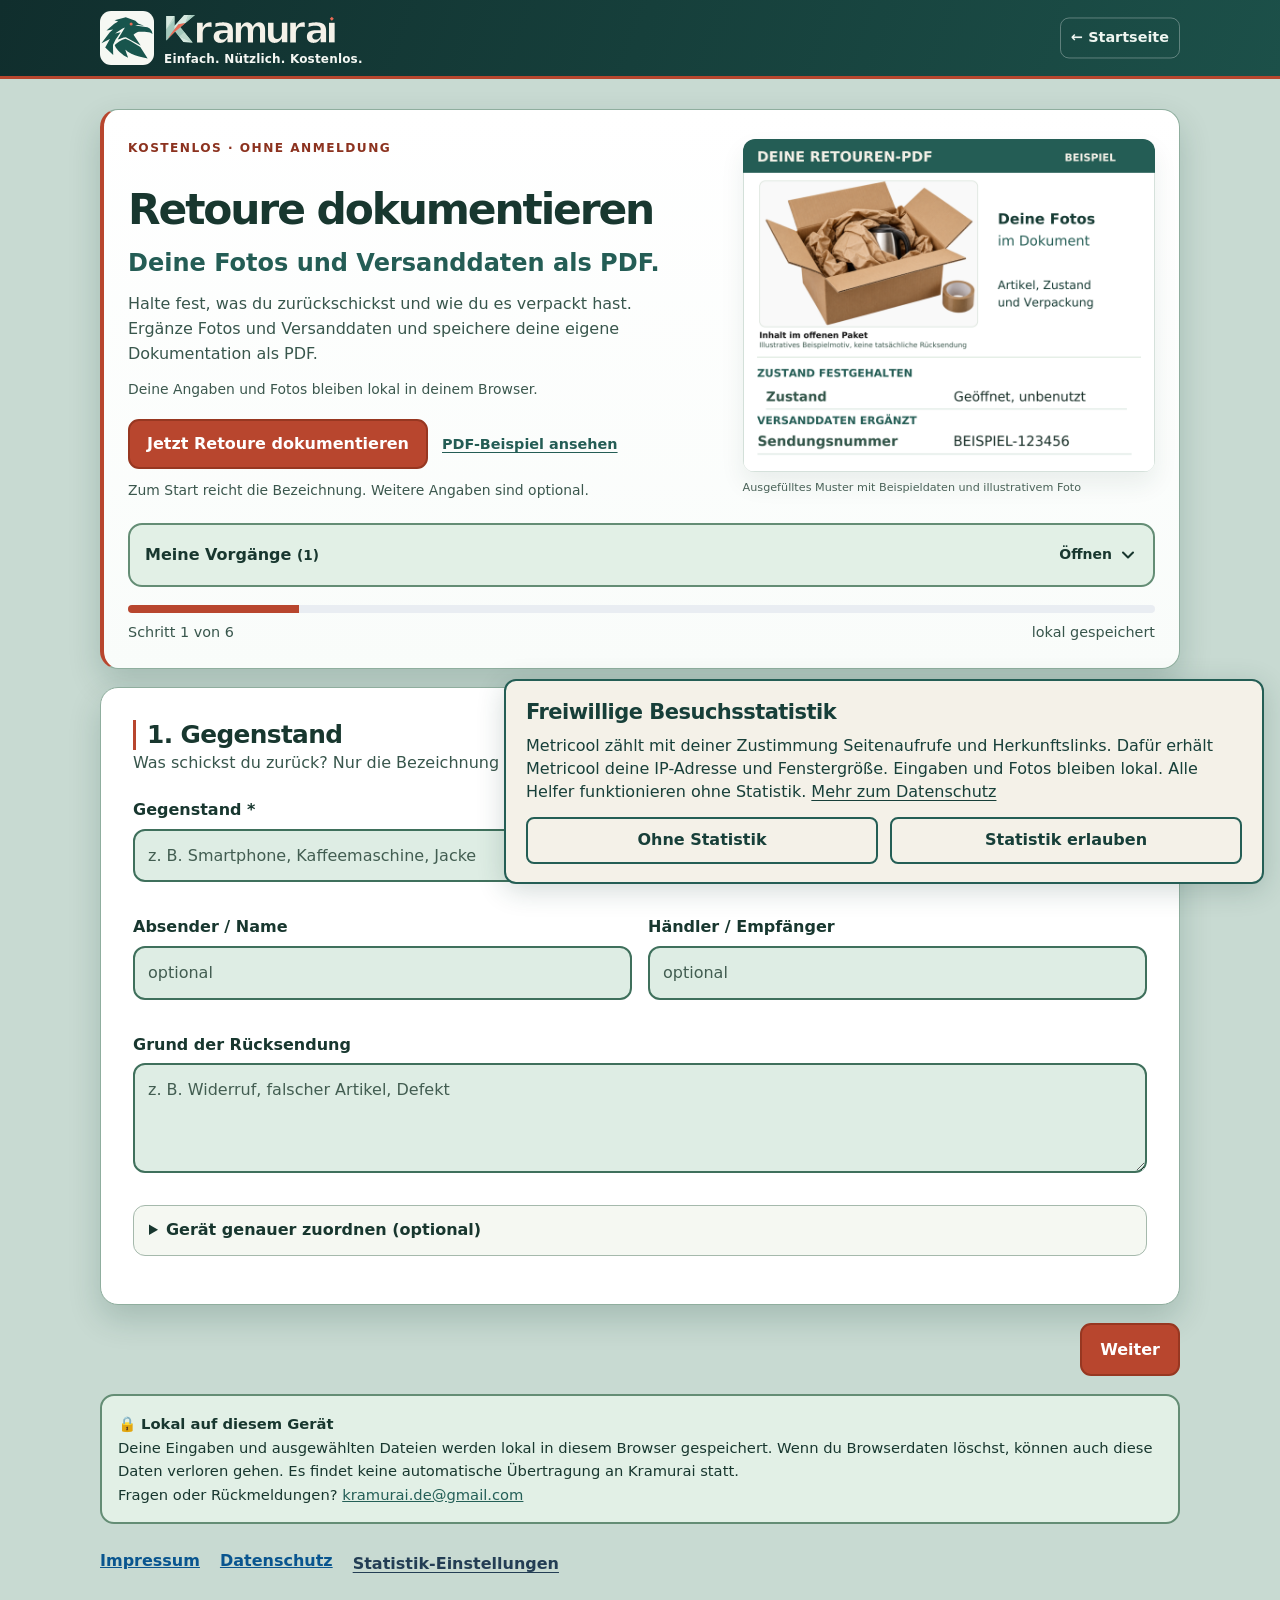
<file: retoure-dokumentieren/index.html>
<!doctype html>
<html lang="de">
<head>
  <meta charset="utf-8">
  <meta name="viewport" content="width=device-width, initial-scale=1">
  <title>Retoure dokumentieren – Kramurai</title>
  <meta name="description" content="Fotos und Versanddaten deiner Retoure als PDF zusammenführen. Kostenlos, ohne Anmeldung; deine Daten bleiben lokal in deinem Browser.">
  <meta name="robots" content="index,follow">
  <link rel="canonical" href="https://kramurai.github.io/retoure-dokumentieren/">
  <meta property="og:type" content="website">
  <meta property="og:site_name" content="Kramurai">
  <meta property="og:locale" content="de_DE">
  <meta property="og:title" content="Retoure dokumentieren – Kramurai">
  <meta property="og:description" content="Fotos und Versanddaten deiner Retoure als PDF zusammenführen. Kostenlos, ohne Anmeldung; deine Daten bleiben lokal in deinem Browser.">
  <meta property="og:url" content="https://kramurai.github.io/retoure-dokumentieren/">
  <meta property="og:image" content="https://kramurai.github.io/assets/social/retoure-20261018.jpg">
  <meta property="og:image:type" content="image/jpeg">
  <meta property="og:image:width" content="1200">
  <meta property="og:image:height" content="630">
  <meta property="og:image:alt" content="Kramurai zur Retouren-Dokumentation mit Beispiel-PDF: ein illustratives Paket sowie Zustands- und Versandangaben.">
  <meta name="twitter:card" content="summary_large_image">
  <meta name="twitter:title" content="Retoure dokumentieren – Kramurai">
  <meta name="twitter:description" content="Fotos und Versanddaten deiner Retoure als PDF zusammenführen. Kostenlos, ohne Anmeldung; deine Daten bleiben lokal in deinem Browser.">
  <meta name="twitter:image" content="https://kramurai.github.io/assets/social/retoure-20261018.jpg">
  <meta name="twitter:image:alt" content="Kramurai zur Retouren-Dokumentation mit Beispiel-PDF: ein illustratives Paket sowie Zustands- und Versandangaben.">
  <link rel="stylesheet" href="/styles.css">
  <style>
    .wizard{padding:30px 0 56px}
    .wizard-head{background:#fff;border:1px solid var(--line);border-radius:20px;padding:24px;box-shadow:var(--shadow);margin-bottom:18px}
    .wizard-head h1{font-size:clamp(1.9rem,7vw,3rem)}
    .progress{height:8px;background:#e9edf2;border-radius:999px;overflow:hidden;margin-top:18px}
    .progress>span{display:block;height:100%;background:var(--brand);width:16.66%;transition:width .2s ease}
    .progress-label{display:flex;justify-content:space-between;gap:12px;margin-top:8px;color:var(--muted);font-size:.9rem}
    .step{display:none;background:#fff;border:1px solid var(--line);border-radius:20px;padding:clamp(20px,5vw,32px);box-shadow:0 6px 20px rgba(23,32,51,.05)}
    .step.active{display:block}
    .step h2{font-size:1.55rem}
    .intro{color:var(--muted);margin-bottom:22px}
    .field-grid{display:grid;grid-template-columns:1fr 1fr;gap:16px}
    .field{display:flex;flex-direction:column;gap:6px;margin-bottom:16px}
    .field.full{grid-column:1/-1}
    label,.label{font-weight:750}
    .hint{color:var(--muted);font-size:.88rem}
    input,textarea,select{
      width:100%;font:inherit;color:var(--text);background:#fff;border:1px solid #cfd7e3;border-radius:12px;
      padding:12px 13px;min-height:48px
    }
    textarea{min-height:110px;resize:vertical}
    input:focus,textarea:focus,select:focus{outline:3px solid rgba(23,105,170,.14);border-color:var(--brand)}
    .choice-grid{display:grid;grid-template-columns:repeat(2,1fr);gap:10px}
    .choice{position:relative}
    .choice input{position:absolute;opacity:0;pointer-events:none}
    .choice label{display:block;border:1px solid var(--line);border-radius:12px;padding:13px;cursor:pointer;background:#fbfcfe}
    .choice input:checked+label{border-color:var(--brand);background:var(--soft);color:var(--brand-dark)}
    .check-list{display:grid;gap:10px}
    .check{display:flex;align-items:flex-start;gap:10px;border:1px solid var(--line);border-radius:12px;padding:12px;background:#fbfcfe}
    .check input{width:20px;min-height:20px;margin-top:2px}
    .photo-list{display:grid;gap:14px}
    .photo-task{border:1px solid var(--line);border-radius:14px;padding:15px;background:#fbfcfe}
    .photo-top{display:flex;justify-content:space-between;gap:12px;align-items:flex-start}
    .photo-title{font-weight:800}
    .photo-status{font-size:.82rem;font-weight:750;color:var(--muted)}
    .photo-task.done .photo-status{color:#167444}
    .photo-actions{display:flex;gap:10px;flex-wrap:wrap;margin-top:10px}
    .file-label{display:inline-flex;align-items:center;justify-content:center;min-height:44px;padding:10px 13px;border-radius:10px;background:var(--soft);color:var(--brand-dark);font-weight:750;cursor:pointer}
    .file-label input{display:none}
    .preview{display:none;max-width:220px;max-height:180px;border-radius:10px;margin-top:12px;border:1px solid var(--line)}
    .preview.show{display:block}
    .file-remove{margin-top:10px}
    .file-remove[hidden]{display:none}
    .wizard-nav{display:flex;justify-content:space-between;gap:12px;margin-top:18px}
    .final-actions{display:grid;grid-template-columns:1fr 1.35fr 1fr;gap:10px;margin:0 0 18px}
    .final-actions .btn{width:100%}
    button{font:inherit;border:0;cursor:pointer}
    .btn{display:inline-flex;align-items:center;justify-content:center;min-height:48px;padding:12px 18px;border-radius:12px;font-weight:800}
    .btn-primary{background:var(--brand);color:#fff}
    .btn-secondary{background:#fff;color:var(--text);border:1px solid var(--line)}
    .btn-tertiary{background:transparent;color:var(--muted);border:1px solid transparent}
    .btn-danger{background:#fff;color:#9b2525;border:1px solid #e8caca}
    .privacy-note{margin-top:18px;padding:16px;border:1px solid #cfe3f5;border-radius:14px;background:var(--soft);font-size:.92rem}
    .summary{display:grid;gap:16px}
    .summary-card{border:1px solid var(--line);border-radius:14px;padding:18px}
    .summary-card h3{margin-bottom:10px}
    .summary-row{display:grid;grid-template-columns:180px 1fr;gap:12px;padding:7px 0;border-bottom:1px solid #edf0f4}
    .summary-row:last-child{border-bottom:0}
    .summary-row>div{min-width:0;overflow-wrap:anywhere}
    .summary-row>div:last-child{white-space:pre-wrap}
    .summary-photo strong,.summary-photo .hint{overflow-wrap:anywhere}
    .summary-key{color:var(--muted)}
    .summary-photos{display:grid;grid-template-columns:repeat(2,minmax(0,1fr));gap:14px}
    .summary-photo{break-inside:avoid}
    .summary-photo img{width:100%;max-height:360px;object-fit:contain;border:1px solid var(--line);border-radius:10px;background:#fafafa}
    .summary-photo strong{display:block;margin-top:6px}
    .warning{background:var(--note);border:1px solid var(--note-line);border-radius:12px;padding:14px;margin-bottom:16px}
    .print-only{display:none}
    .document-head{
      position:relative;
      overflow:hidden;
      margin:0 0 18px;
      color:#172033;
      border:1px solid #d7e3ef;
      border-radius:16px;
      background:#fff;
      box-shadow:0 4px 14px rgba(13,55,94,.08)
    }
    .document-banner{
      position:relative;
      display:grid;
      grid-template-columns:minmax(0,1fr) auto;
      gap:14px;
      align-items:center;
      padding:16px 18px;
      background:linear-gradient(105deg,#0a2c57 0%,#0d4f86 58%,#1386c9 100%);
      color:#fff
    }
    .document-banner::after{
      content:"";
      position:absolute;
      left:0;
      bottom:0;
      width:100%;
      height:4px;
      background:linear-gradient(90deg,#ff7a00 0 86px,#1597e5 86px 100%)
    }
    .document-logo{
      width:70px;
      height:70px;
      display:grid;
      place-items:center;
      border:2px solid rgba(255,255,255,.92);
      border-radius:16px;
      background:#fff;
      overflow:hidden;
      box-shadow:0 5px 16px rgba(0,0,0,.18)
    }
    .document-brand{font-size:20pt;font-weight:850;line-height:1.05;letter-spacing:-.025em;color:#fff}
    .document-tagline{font-size:8.2pt;color:rgba(255,255,255,.78);margin-top:5px;letter-spacing:.12em;text-transform:uppercase}
    .document-meta{text-align:right;font-size:8.4pt;line-height:1.5;color:#fff;background:rgba(255,255,255,.10);border:1px solid rgba(255,255,255,.28);border-radius:11px;padding:9px 11px;backdrop-filter:blur(2px)}
    .document-title-area{position:relative;padding:19px 20px 18px;background:linear-gradient(180deg,#ffffff 0%,#fbfdff 100%)}
    .document-title{margin:0;font-size:22pt;line-height:1.08;letter-spacing:-.025em;color:#172033}
    .document-subtitle{margin:6px 0 0;font-size:9.5pt;color:#5b6577}
    .document-watermark{
      position:absolute;
      right:18px;
      bottom:-13px;
      font-size:58px;
      line-height:1;
      font-weight:900;
      color:#1597e5;
      opacity:.035;
      pointer-events:none;
      letter-spacing:-.08em
    }
    .document-logo img{width:100%;height:100%;object-fit:cover;display:block}
    .document-identity{display:flex;align-items:center;gap:14px;min-width:0}
    .brand-formular{color:#fff}
    .brand-fuchs{color:#4bc3ff}
    @media(max-width:720px){
      .field-grid,.choice-grid,.summary-photos{grid-template-columns:1fr}
      .summary-row{grid-template-columns:1fr;gap:2px}
      .wizard-nav{position:sticky;bottom:0;background:rgba(245,247,250,.96);padding:10px 0}
      .wizard-nav .btn{flex:1}
      .final-actions{grid-template-columns:1fr}
      .final-actions .btn{width:100%}
    }

    /* Kramurai – gut erkennbare mobile Eingaben und Aktionen */
    @media screen{
      .helper-page{
        --brand:#09558f;
        --brand-dark:#07365f;
        --muted:#46576a;
        --line:#c5d4e2;
        --soft:#e5f1fa;
        --text:#172538;
        background:#eaf1f7;
      }
      .helper-page header{
        background:linear-gradient(110deg,#081f3e 0%,#103e6c 100%);
        border-bottom:3px solid #1597e5;
      }
.helper-brand-mark{
        display:block;
        width:54px;
        height:54px;
        flex:none;
        object-fit:contain;
        border:2px solid #fff;
        border-radius:13px;
        background:#fff;
        box-shadow:0 4px 14px rgba(0,0,0,.23);
      }
      .helper-brand-name{color:#fff;letter-spacing:-.025em}
      .helper-brand-name span{color:#78d8ff}
      .helper-page .wizard-head,.helper-page .step{
        border-color:#c3d2df;
        box-shadow:0 7px 22px rgba(12,49,88,.08);
      }
      .helper-page .intro,.helper-page .hint,
      .helper-page .progress-label,.helper-page .summary-key{
        color:#44566a;
      }
      .helper-page input:not([type="radio"]):not([type="checkbox"]):not([type="file"]),
      .helper-page textarea,.helper-page select{
        border:2px solid #9bb2c8;
        background:#fff;
        color:#172538;
      }
      .helper-page input::placeholder,.helper-page textarea::placeholder{color:#5a6a7b;opacity:1}
      .helper-page input:focus-visible,.helper-page textarea:focus-visible,
      .helper-page select:focus-visible{
        outline:3px solid #80caff;
        outline-offset:2px;
        border-color:#09558f;
      }
      .helper-page .choice label{
        display:flex;
        align-items:center;
        min-height:49px;
        border:2px solid #a9bfd2;
        background:#f0f6fb;
        color:#193b5d;
        font-weight:800;
      }
      .helper-page .choice input:checked+label{
        border-color:#07365f;
        background:#09558f;
        color:#fff;
        box-shadow:0 3px 10px rgba(9,85,143,.20);
      }
      .helper-page .choice input:checked+label::before{
        content:"✓";
        margin-right:9px;
        font-weight:900;
      }
      .helper-page .choice input:focus-visible+label{
        outline:3px solid #80caff;
        outline-offset:3px;
      }
      .helper-page .check{
        background:#f0f6fb;
        border:2px solid #c0cfdd;
        color:#193b5d;
      }
      .helper-page .check input{accent-color:#09558f}
      .helper-page .check:has(input:checked){
        background:#e0f0fb;
        border-color:#09558f;
      }
      .helper-page .photo-task{
        border:2px solid #c2d3e1;
        background:#f0f6fb;
      }
      .helper-page .photo-task.done{
        border-color:#78a78c;
        background:#edf8f1;
      }
      .helper-page .photo-task.done .photo-status{color:#165d37}
      .helper-page .photo-actions{
        display:flex;
        flex-wrap:wrap;
        gap:10px;
        margin-top:12px;
      }
      .helper-page .file-label{
        min-height:48px;
        display:inline-flex;
        align-items:center;
        justify-content:center;
        padding:10px 15px;
        border:2px solid #07365f;
        border-radius:11px;
        background:#09558f;
        color:#fff;
        font-weight:800;
        cursor:pointer;
      }
      .helper-page .file-label.file-gallery{
        border-color:#5184ab;
        background:#e0effa;
        color:#07365f;
      }
      .helper-page .file-label:hover,
      .helper-page .file-label:focus-within{filter:brightness(.96)}
      .helper-page .file-label:focus-within{outline:3px solid #80caff;outline-offset:2px}
      .helper-page .file-label input{
        display:block;
        position:absolute;
        width:1px;
        height:1px;
        min-height:0;
        padding:0;
        margin:0;
        opacity:0;
        overflow:hidden;
        clip-path:inset(50%);
      }
      .helper-page .btn{
        border-radius:11px;
        font-weight:850;
        transition:filter .15s ease,transform .15s ease;
      }
      .helper-page .btn:hover{filter:brightness(.95)}
      .helper-page .btn:focus-visible{outline:3px solid #80caff;outline-offset:3px}
      .helper-page .btn-primary{background:#09558f;color:#fff;border:2px solid #07365f}
      .helper-page .btn-secondary{
        background:#e6f0f9;
        color:#07365f;
        border:2px solid #648fb2;
      }
      .helper-page .btn-tertiary{
        background:#dfeef9;
        color:#07365f;
        border:2px solid #648fb2;
      }
      .helper-page .btn-danger{
        background:#fff0ef;
        color:#832123;
        border:2px solid #b96a6c;
      }
      .helper-page .btn:disabled{opacity:.75;cursor:default}
      @media(max-width:720px){
        .helper-page .photo-actions .file-label{flex:1 1 130px}
        .helper-page .wizard-nav{background:rgba(234,241,247,.97)}
      }
    }
    @media screen{
      .helper-page .wizard-head .eyebrow{
        background:#e2f0fa;
        color:#07365f;
        border:2px solid #91b7d6;
        font-weight:900;
        letter-spacing:.005em;
      }
      .helper-page .local-case-note{
        margin-top:20px;
        padding:16px;
        border:2px solid #bad0e1;
        border-radius:13px;
        background:#edf5fb;
        color:#193b5d;
      }
      .helper-page .local-case-note strong{color:#07365f}
      .helper-page .local-case-note p{margin:6px 0 14px;color:#344c61}
      .helper-page .final-actions{
        grid-template-columns:1fr 1.35fr;
        gap:10px;
      }
      @media(max-width:720px){
        .helper-page .final-actions{grid-template-columns:1fr}
      }
    }
    @media screen{
      .helper-page .receipt-download{display:inline-flex;margin-top:10px;text-decoration:none}
      .helper-page .receipt-help{margin-top:5px;line-height:1.4}
      .helper-page .receipt-print-note{font-weight:750;color:#07365f}
    }

    /* Mehrere Vorgänge – kompakt auf Mobilgeräten, nur im Browser sichtbar */
    .helper-page .case-manager{
      margin:17px 0 6px;
      padding:15px;
      border:2px solid #b6ccde;
      border-radius:14px;
      background:#eef5fb;
      color:#163b5b;
    }
    .helper-page .case-manager-heading{font-weight:850;color:#07365f}
    .helper-page .case-manager-hint{font-size:.85rem;color:#40596e;margin:3px 0 12px}
    .helper-page .case-manager-actions{display:grid;grid-template-columns:minmax(0,1fr) auto;gap:10px;align-items:end}
    .helper-page .case-manager-actions label{display:grid;gap:5px;font-size:.87rem}
    .helper-page .case-manager-actions select{width:100%;min-width:0}
    .helper-page .case-manager-actions .btn{white-space:normal;text-align:center}
    .helper-page .missing-check{
      margin:0 0 18px;padding:15px;border:2px solid #bed6e6;
      border-radius:13px;background:#edf6fd;color:#193b5d
    }
    .helper-page .missing-check strong{color:#07365f}
    .helper-page .missing-check p{margin:5px 0 8px}
    .helper-page .missing-check ul{margin:8px 0 8px;padding-left:22px}
    .helper-page .missing-check li{margin:4px 0}
    .helper-page .missing-check .missing-ok{color:#17613f}
    @media(max-width:720px){
      .helper-page .case-manager-actions{grid-template-columns:1fr}
      .helper-page .case-manager-actions .btn{width:100%}
    }
    @media print{
      header,.wizard-head,.wizard-nav,.privacy-note,.screen-only{display:none!important}
      body{background:#fff;font-size:11pt;color:#111;-webkit-print-color-adjust:exact;print-color-adjust:exact}
      .wrap{width:100%;max-width:none}
      .wizard{padding:0}
      .step{display:none!important;box-shadow:none;border:0;padding:0}
      #step-6{display:block!important}
      #step-6>h2,#step-6>.intro{display:none!important}
      .summary-card{border:0;border-bottom:1px solid #dfe6ee;border-radius:0;padding:9px 0;break-inside:avoid;page-break-inside:avoid}
      .summary-card.photo-summary-card{break-inside:auto;page-break-inside:auto}
      /* Nur ausnahmsweise lange Textkarten über Seiten umbrechen;
         Standardfälle behalten die getestete kompakte Aufteilung. */
      .summary-card.summary-card-long{break-inside:auto;page-break-inside:auto}
      .summary-card.summary-card-long .summary-row-long{
        display:block;
        break-inside:auto;
        page-break-inside:auto;
      }
      .summary-card.summary-card-long .summary-row-long .summary-key{
        margin-bottom:4px;
      }
      .summary-card.photo-summary-card h3{break-after:avoid;page-break-after:avoid}
      .summary-photo{break-inside:avoid;page-break-inside:avoid}
      /* Foto und Bildunterschrift bleiben immer zusammen. */
      .summary-photo{break-inside:avoid;page-break-inside:avoid}
      .summary-photo img{max-height:250px;object-fit:contain}
      .summary-photos{gap:10px}
      /* Bei genau drei Beweisfotos verhindert eine Zeile mit zwei
         Bildern plus einem verwaisten Einzelbild die leere Folgeseite. */
      .summary-photos.print-three-images{
        grid-template-columns:repeat(3,minmax(0,1fr));
        column-gap:9px;
      }
      .summary-photos.print-three-images .summary-photo img{
        height:160px;
        max-height:160px;
        width:100%;
        object-fit:contain;
      }
      .summary-photos.print-three-images .summary-photo strong{font-size:9pt}
      .summary-photos.print-three-images .summary-photo .hint{font-size:8pt}
      .receipt-print-note{font-weight:650;color:#233d54}
      .summary-card h3{break-after:avoid;page-break-after:avoid;color:#1769aa;border-left:3px solid #d9822b;padding-left:8px}
      .summary-row{break-inside:avoid;page-break-inside:avoid}
      .warning{break-inside:avoid;page-break-inside:avoid;margin:10px 0 14px;background:#fff8e8;border-color:#f0d899;color:#3b3528}
      .summary-photos{grid-template-columns:1fr 1fr}
      .print-only{display:block!important}
      .document-head{break-inside:avoid;page-break-inside:avoid}
      a{color:inherit;text-decoration:none}
    }
  </style>
  <link rel="stylesheet" href="/register-theme.css?v=20261120-tabs-v1">
  <link rel="icon" href="/assets/brand/favicon.svg?v=20261010-brand-v4" type="image/svg+xml" sizes="any">
  <link rel="icon" href="/favicon.ico?v=20261010-brand-v4" sizes="16x16 32x32 48x48 64x64">
  <link rel="apple-touch-icon" href="/apple-touch-icon.png?v=20261010-brand-v4" sizes="180x180">
  <meta name="application-name" content="Kramurai">
  <meta name="apple-mobile-web-app-title" content="Kramurai">
<style>
.result-intro{display:grid;grid-template-columns:minmax(0,1.28fr) minmax(260px,.9fr);gap:28px;align-items:center;margin-bottom:22px}
.helper-page .wizard-head .result-intro h1{font-size:clamp(1.9rem,4vw,2.65rem);line-height:1.12;margin:10px 0 14px}
.helper-page .wizard-head .result-promise{font-weight:800;font-size:clamp(1.2rem,2.3vw,1.5rem);line-height:1.3;color:#245D55;margin:0 0 13px}
.result-intro .lead{font-size:1rem;line-height:1.55;margin:0 0 12px;max-width:56ch}
.result-local,.result-effort{font-size:.87rem;line-height:1.5;color:#3b574d}
.result-actions{display:flex;gap:14px;align-items:center;flex-wrap:wrap;margin-top:20px}
.result-actions .btn{text-decoration:none;display:inline-flex;align-items:center;justify-content:center;line-height:1.25;padding:13px 17px}
.result-example-link{font-size:.9rem;font-weight:700;color:#245d55;text-underline-offset:3px}
.result-effort{margin-top:11px;overflow-wrap:anywhere}.result-actions [hidden]{display:none!important}.result-intro-example{margin:0;min-width:0;width:100%}.result-intro-example img{display:block;width:100%;height:auto;box-shadow:0 12px 24px #163b3414;border-radius:12px}
.result-intro-example figcaption{font-size:.7rem;color:#4a6258;line-height:1.4;margin-top:8px}

html{scroll-behavior:smooth}#step-1{scroll-margin-top:105px}
@media(max-width:720px){.result-intro{grid-template-columns:1fr;gap:18px}.result-intro-example{max-width:340px;justify-self:center}.helper-page .wizard-head .result-intro h1{font-size:1.9rem}.result-actions{gap:12px}.result-actions .btn{width:100%}.result-local,.result-effort{font-size:.83rem}.result-intro .lead{font-size:.95rem}}
@media print{.preview-banner{display:none}}
</style>
  <link rel="stylesheet" href="/assets/statistics.css?v=20261018-1">
  <script defer src="/assets/statistics.js?v=20261120-battery-pin-v1"></script>
</head>
<body class="helper-page">
<header class="site-header helper-site-header">
    <div class="wrap header-inner">
      <a class="brand kramurai-brand" href="/" aria-label="Kramurai Startseite">
        <span class="brand-logo-frame"><img class="brand-logo" src="/assets/brand/kramurai-raven-light-background.svg?v=20261010-brand-v4" alt=""></span>
        <span class="brand-wordmark-wrap">
          <img class="brand-wordmark-img" src="/assets/brand/kramurai-wordmark-header.svg?v=20261010-brand-v4" alt="Kramurai">
          <span class="brand-tagline-readable">Einfach. Nützlich. Kostenlos.</span>
        </span>
      </a>
      <a class="helper-home-link" href="/" aria-label="Zur Kramurai Startseite">← Startseite</a>
    </div>
  </header>

  <main class="wrap wizard">
    <section class="case-session-notice screen-only" data-case-session-notice role="status" aria-live="polite">
      <p data-case-session-message>Helfer wird vorbereitet …</p>
      <button class="btn btn-secondary" type="button" hidden>Erneut prüfen</button>
      <noscript>Bitte JavaScript aktivieren, um diesen Helfer zu bearbeiten.</noscript>
    </section>
    <div class="wizard-head" data-case-session-root inert>
      <div class="result-intro"><div class="result-intro-copy"><div class="eyebrow">KOSTENLOS · OHNE ANMELDUNG</div>
<h1>Retoure dokumentieren</h1><p class="result-promise">Deine Fotos und Versanddaten als PDF.</p>
<p class="lead">Halte fest, was du zurückschickst und wie du es verpackt hast. Ergänze Fotos und Versanddaten und speichere deine eigene Dokumentation als PDF.</p>
<p class="result-local">Deine Angaben und Fotos bleiben lokal in deinem Browser.</p>
<div class="result-actions"><button class="btn btn-primary" type="button" id="entryResumeBtn">Jetzt Retoure dokumentieren</button><button class="btn btn-secondary" type="button" id="entryNewCaseBtn" hidden>Neuer Vorgang</button><a class="result-example-link" href="retoure-beispiel.pdf" download="Kramurai_Retoure_Beispiel.pdf">PDF-Beispiel ansehen</a></div>
<p class="result-effort">Zum Start reicht die Bezeichnung. Weitere Angaben sind optional.</p></div>
<figure class="result-intro-example"><img src="retoure-ergebnis.png" alt="Vergrößerte PDF-Beispielausschnitte: Foto, Zustand und Sendungsnummer"><figcaption>Ausgefülltes Muster mit Beispieldaten und illustrativem Foto</figcaption></figure></div>
      <details class="case-manager screen-only">
        <summary>
          <span class="case-manager-toggle-title">Meine Vorgänge <span id="caseCount"></span></span>
          <span class="case-manager-toggle-action">
            <span class="case-manager-open-label">Öffnen</span>
            <span class="case-manager-close-label">Schließen</span>
            <svg class="case-manager-toggle-arrow" viewBox="0 0 24 24" aria-hidden="true" focusable="false"><path d="m6 9 6 6 6-6"></path></svg>
          </span>
        </summary>
        <div class="case-manager-body">
          <p class="case-manager-hint">Lokal in diesem Browser gespeichert. Mit einer Sicherungsdatei kannst du einen Vorgang samt gespeicherten Fotos und Belegen später wieder öffnen – auch auf einem anderen Gerät.</p>
          <div class="case-manager-actions">
            <label for="caseSelect">Gespeicherten Vorgang öffnen
              <select id="caseSelect" aria-label="Gespeicherten Vorgang öffnen"></select>
            </label>
            <button class="btn btn-secondary" type="button" id="createCaseTopBtn">+ Neuer Vorgang</button>
          </div>
          <div class="backup-actions">
            <button class="btn btn-secondary" type="button" id="backupExportBtn">Vorgang sichern</button>
            <button class="btn btn-secondary" type="button" id="backupImportBtn">Sicherung öffnen</button>
            <input type="file" id="backupFile" accept=".json,application/json" hidden aria-label="Vorgangssicherung auswählen">
          </div>
          <p class="case-manager-hint">Die Sicherungsdatei enthält deine Angaben und gespeicherten Dateien unverschlüsselt. Bewahre sie sicher auf. Beim Öffnen wird ein zusätzlicher Vorgang angelegt. Das PDF bleibt die lesbare Dokumentation.</p>
          <p id="backupStatus" class="case-manager-hint" role="status" aria-live="polite"></p>
        </div>
      </details>
      <div class="progress" aria-hidden="true"><span id="progressBar"></span></div>
      <div class="progress-label"><span id="progressText">Schritt 1 von 6</span><span id="saveStatus">lokal gespeichert</span></div>
    </div>

    <form id="returnForm" data-case-session-root inert novalidate>
      <section class="step active" id="step-1" data-step="1">
        <h2>1. Gegenstand</h2>
        <p class="intro">Was schickst du zurück? Nur die Bezeichnung ist erforderlich.</p>
        <div class="field-grid">
          <div class="field full">
            <label for="itemName">Gegenstand *</label>
            <input id="itemName" data-field="item.name" required placeholder="z. B. Smartphone, Kaffeemaschine, Jacke">
          </div>



          <div class="field">
            <label for="sender">Absender / Name</label>
            <input id="sender" data-field="party.sender" placeholder="optional">
          </div>
          <div class="field">
            <label for="seller">Händler / Empfänger</label>
            <input id="seller" data-field="party.recipient" placeholder="optional">
          </div>
          <div class="field full">
            <label for="reason">Grund der Rücksendung</label>
            <textarea id="reason" data-field="item.reason" placeholder="z. B. Widerruf, falscher Artikel, Defekt"></textarea>
          </div>
        </div>

<details class="quality-optional" data-quality-details><summary>Gerät genauer zuordnen (optional)</summary><div class="field-grid"><div class="field">
            <label for="manufacturer">Hersteller</label>
            <input id="manufacturer" data-field="item.manufacturer" placeholder="optional">
          </div><div class="field">
            <label for="model">Modell</label>
            <input id="model" data-field="item.model" placeholder="optional">
          </div><div class="field">
            <label for="serial">Seriennummer / Kennung</label>
            <input id="serial" data-field="item.serial" placeholder="optional">
            <span class="hint">Bei Geräten besonders hilfreich.</span>
          </div></div></details>
</section>

      <section class="step" id="step-2" data-step="2">
        <h2>2. Zustand</h2>
        <p class="intro">Wie würdest du den Zustand unmittelbar vor dem Verpacken beschreiben?</p>
        <div class="choice-grid">
          <div class="choice"><input type="radio" id="c1" name="condition" value="Ungeöffnet" data-radio="condition.rating"><label for="c1">Ungeöffnet</label></div>
          <div class="choice"><input type="radio" id="c2" name="condition" value="Sehr gut" data-radio="condition.rating"><label for="c2">Sehr gut</label></div>
          <div class="choice"><input type="radio" id="c3" name="condition" value="Gebraucht" data-radio="condition.rating"><label for="c3">Gebraucht</label></div>
          <div class="choice"><input type="radio" id="c4" name="condition" value="Sichtbare Gebrauchsspuren" data-radio="condition.rating"><label for="c4">Sichtbare Gebrauchsspuren</label></div>
          <div class="choice"><input type="radio" id="c5" name="condition" value="Defekt" data-radio="condition.rating"><label for="c5">Defekt</label></div>
          <div class="choice"><input type="radio" id="c6" name="condition" value="Beschädigt" data-radio="condition.rating"><label for="c6">Beschädigt</label></div>
        </div>
        <div class="field" style="margin-top:18px">
          <label for="conditionNote">Zustand genauer beschreiben</label>
          <textarea id="conditionNote" data-field="condition.note" placeholder="Kratzer, bekannte Schäden, Funktionszustand oder andere Besonderheiten"></textarea>
        </div>
      </section>

      <section class="step" id="step-3" data-step="3">
        <h2>3. Zubehör und Inhalt</h2>
        <p class="intro">Markiere typische Bestandteile und ergänze weitere Dinge, die du mitsendest.</p>
        <div class="check-list">
          <label class="check"><input type="checkbox" data-check="accessories.powerSupply"><span><strong>Netzteil / Ladegerät</strong><br><span class="hint">nur falls tatsächlich mitgesendet</span></span></label>
          <label class="check"><input type="checkbox" data-check="accessories.cable"><span><strong>Kabel / Anschlussleitung</strong><br><span class="hint">nur falls tatsächlich mitgesendet</span></span></label>
          <label class="check"><input type="checkbox" data-check="accessories.manual"><span><strong>Anleitung / Unterlagen</strong></span></label>
          <label class="check"><input type="checkbox" data-check="accessories.originalBox"><span><strong>Originalverpackung</strong></span></label>
        </div>
        <div class="field" style="margin-top:18px">
          <label for="accessoriesOther">Weiteres Zubehör / Inhalt</label>
          <textarea id="accessoriesOther" data-field="accessories.other" placeholder="Ein Eintrag pro Zeile, z. B. Fernbedienung&#10;Adapter&#10;Schutzhülle"></textarea>
        </div>
      </section>

      <section class="step" id="step-4" data-step="4">
        <h2>4. Fotos und Verpackung</h2>
        <p class="intro">Die Fotos werden auf deinem Gerät verkleinert und lokal gespeichert. Sie werden nicht an Kramurai übertragen.</p>
        <div class="photo-list">
          <div class="photo-task" data-task="overall">
            <div class="photo-top"><div><div class="photo-title">1. Gesamtansicht des Artikels</div><div class="hint">Gut erkennbar, bevor du ihn verpackst.</div></div><span class="photo-status" role="status">noch kein Foto</span></div>
            <div class="photo-actions">
              <label class="file-label">📷 Fotografieren<input type="file" accept="image/*" capture="environment" data-photo="overall" aria-label="Fotografieren: Gesamtansicht des Artikels"></label>
              <label class="file-label file-gallery">▧ Galerie wählen<input type="file" accept="image/*" data-photo="overall" aria-label="Aus Galerie wählen: Gesamtansicht des Artikels"></label>
            </div>
            <img class="preview" data-preview="overall" alt="Vorschau Gesamtansicht">
            <button type="button" class="btn btn-danger file-remove" data-remove-file="overall" aria-label="Foto entfernen: Gesamtansicht" hidden>Foto entfernen</button>
          </div>
          <div class="photo-task" data-task="serial">
            <div class="photo-top"><div><div class="photo-title">2. Seriennummer / Typenschild</div><div class="hint">Falls vorhanden und lesbar.</div></div><span class="photo-status" role="status">noch kein Foto</span></div>
            <div class="photo-actions">
              <label class="file-label">📷 Fotografieren<input type="file" accept="image/*" capture="environment" data-photo="serial" aria-label="Fotografieren: Seriennummer / Typenschild"></label>
              <label class="file-label file-gallery">▧ Galerie wählen<input type="file" accept="image/*" data-photo="serial" aria-label="Aus Galerie wählen: Seriennummer / Typenschild"></label>
            </div>
            <img class="preview" data-preview="serial" alt="Vorschau Seriennummer">
            <button type="button" class="btn btn-danger file-remove" data-remove-file="serial" aria-label="Foto entfernen: Seriennummer" hidden>Foto entfernen</button>
          </div>
          <div class="photo-task" data-task="accessories">
            <div class="photo-top"><div><div class="photo-title">3. Artikel mit komplettem Zubehör</div><div class="hint">Alles, was mitgesendet wird, zusammen fotografieren.</div></div><span class="photo-status" role="status">noch kein Foto</span></div>
            <div class="photo-actions">
              <label class="file-label">📷 Fotografieren<input type="file" accept="image/*" capture="environment" data-photo="accessories" aria-label="Fotografieren: Artikel mit komplettem Zubehör"></label>
              <label class="file-label file-gallery">▧ Galerie wählen<input type="file" accept="image/*" data-photo="accessories" aria-label="Aus Galerie wählen: Artikel mit komplettem Zubehör"></label>
            </div>
            <img class="preview" data-preview="accessories" alt="Vorschau Zubehör">
            <button type="button" class="btn btn-danger file-remove" data-remove-file="accessories" aria-label="Foto entfernen: Zubehör" hidden>Foto entfernen</button>
          </div>
          <div class="photo-task" data-task="openPackage">
            <div class="photo-top"><div><div class="photo-title">4. Inhalt im offenen Paket</div><div class="hint">Vor dem endgültigen Verschließen.</div></div><span class="photo-status" role="status">noch kein Foto</span></div>
            <div class="photo-actions">
              <label class="file-label">📷 Fotografieren<input type="file" accept="image/*" capture="environment" data-photo="openPackage" aria-label="Fotografieren: Inhalt im offenen Paket"></label>
              <label class="file-label file-gallery">▧ Galerie wählen<input type="file" accept="image/*" data-photo="openPackage" aria-label="Aus Galerie wählen: Inhalt im offenen Paket"></label>
            </div>
            <img class="preview" data-preview="openPackage" alt="Vorschau offenes Paket">
            <button type="button" class="btn btn-danger file-remove" data-remove-file="openPackage" aria-label="Foto entfernen: offenes Paket" hidden>Foto entfernen</button>
          </div>
          <div class="photo-task" data-task="protected">
            <div class="photo-top"><div><div class="photo-title">5. Verpackung / Polsterung</div><div class="hint">Zeigt, wie der Artikel geschützt wurde.</div></div><span class="photo-status" role="status">noch kein Foto</span></div>
            <div class="photo-actions">
              <label class="file-label">📷 Fotografieren<input type="file" accept="image/*" capture="environment" data-photo="protected" aria-label="Fotografieren: Verpackung / Polsterung"></label>
              <label class="file-label file-gallery">▧ Galerie wählen<input type="file" accept="image/*" data-photo="protected" aria-label="Aus Galerie wählen: Verpackung / Polsterung"></label>
            </div>
            <img class="preview" data-preview="protected" alt="Vorschau Verpackung">
            <button type="button" class="btn btn-danger file-remove" data-remove-file="protected" aria-label="Foto entfernen: Verpackung" hidden>Foto entfernen</button>
          </div>
          <div class="photo-task" data-task="closedPackage">
            <div class="photo-top"><div><div class="photo-title">6. Geschlossenes Paket</div><div class="hint">Optional mit Versandetikett, sofern sensible Daten für dich in Ordnung sind.</div></div><span class="photo-status" role="status">noch kein Foto</span></div>
            <div class="photo-actions">
              <label class="file-label">📷 Fotografieren<input type="file" accept="image/*" capture="environment" data-photo="closedPackage" aria-label="Fotografieren: Geschlossenes Paket"></label>
              <label class="file-label file-gallery">▧ Galerie wählen<input type="file" accept="image/*" data-photo="closedPackage" aria-label="Aus Galerie wählen: Geschlossenes Paket"></label>
            </div>
            <img class="preview" data-preview="closedPackage" alt="Vorschau geschlossenes Paket">
            <button type="button" class="btn btn-danger file-remove" data-remove-file="closedPackage" aria-label="Foto entfernen: geschlossenes Paket" hidden>Foto entfernen</button>
          </div>
        </div>
      </section>

      <section class="step" id="step-5" data-step="5">
        <h2>5. Versand</h2>
        <p class="intro">Diese Angaben kannst du auch später ergänzen.</p>
        <div class="field-grid">
          <div class="field">
            <label for="carrier">Paketdienst</label>
            <select id="carrier" data-field="shipment.carrier">
              <option value="">Bitte wählen</option>
              <option>DHL</option><option>Hermes</option><option>DPD</option><option>GLS</option><option>UPS</option><option>Deutsche Post</option><option>Sonstiger</option>
            </select>
          </div>
          <div class="field">
            <label for="tracking">Sendungsnummer</label>
            <input id="tracking" data-field="shipment.tracking" autocomplete="off">
          </div>
          <div class="field">
            <label for="shipDate">Versanddatum</label>
            <input id="shipDate" type="date" data-field="shipment.date">
          </div>
          <div class="field">
            <label for="weight">Paketgewicht (kg)</label>
            <input id="weight" inputmode="decimal" data-field="shipment.weight" placeholder="z. B. 2,4">
          </div>
        </div>
        <div class="photo-task" data-task="receipt">
          <div class="photo-top"><div><div class="photo-title">Einlieferungsbeleg</div><div class="hint">Optional: Ein Foto wird in die Dokumentation eingefügt. Eine hochgeladene PDF-Datei muss separat mitgespeichert und beigefügt werden.</div></div><span class="photo-status" role="status">noch keine Datei</span></div>
          <label class="file-label">Beleg auswählen<input type="file" accept="image/*,application/pdf" data-attachment="receipt"></label>
          <img class="preview" data-preview="receipt" alt="Vorschau Einlieferungsbeleg">
          <button type="button" class="btn btn-danger file-remove" data-remove-file="receipt" aria-label="Beleg entfernen: Einlieferungsbeleg" hidden>Beleg entfernen</button>
        </div>
      </section>

      <section class="step" id="step-6" data-step="6">
        <div id="missingCheck" class="missing-check screen-only" aria-live="polite" hidden></div>
        <div class="final-actions screen-only">
          <button class="btn btn-secondary" type="button" id="finalBackBtn">Zurück</button>
          <button class="btn btn-primary" type="button" id="finalPrintBtn">PDF speichern</button>
        </div>
        <div class="print-only document-head">
          <div class="document-banner">
            <div class="document-identity">
              <div class="document-logo"><img src="/assets/brand/kramurai-raven-light-background.svg?v=20261010-brand-v4" alt=""></div>
              <div class="document-brand-lockup">
                <img class="document-wordmark" src="/assets/brand/kramurai-wordmark-header.svg?v=20261010-brand-v4" alt="Kramurai">
                <div class="document-tagline">Einfach. Nützlich. Kostenlos.</div>
              </div>
            </div>
            <div class="document-meta">
              <div>Erstellt: <span id="docCreatedDate">–</span></div>
              <div>Aktualisiert: <span id="docUpdatedDate">–</span></div>
            </div>
          </div>
          <div class="document-title-area">
            <div class="document-watermark" aria-hidden="true">Kramurai</div>
            <h1 class="document-title">Versand- und Zustandsdokumentation</h1>
            <p class="document-subtitle">Retoure · Zustand, Inhalt, Verpackung und Versand</p>
          </div>
        </div>
        <h2>6. Zusammenfassung</h2>
        <p class="intro">Kontrolliere deine Angaben. Du kannst jederzeit zurückgehen und etwas ergänzen.</p>
        <div class="warning">Dieses Dokument gibt deine eigenen Angaben und beigefügten Unterlagen wieder. Kramurai prüft deren Richtigkeit oder rechtliche Beweiskraft nicht.</div>
        <div id="summary" class="summary"></div>
        <div class="screen-only local-case-note">
          <strong>Automatisch lokal gespeichert</strong>
          <p>Du kannst Angaben ändern, die PDF erneut speichern und weitere Vorgänge anlegen. Sichere die fertige PDF außerhalb dieses Browsers: Die gespeicherten Vorgänge und Fotos werden nicht auf ein neues Gerät übertragen und können beim Löschen von Browserdaten verloren gehen.</p>
        </div>
        <div class="screen-only final-bottom-actions">
          <div class="final-bottom-pdf">
            <button class="btn btn-primary" type="button" id="finalPrintBtnBottom">PDF speichern</button>
          </div>
          <button class="btn btn-secondary" type="button" id="newCaseBtn">Neuen Vorgang starten</button>
        </div>
        <div class="screen-only final-delete-action">
          <button class="btn btn-danger" type="button" id="deleteBtn">Vorgang löschen</button>
        </div>
      </section>

      <div class="wizard-nav screen-only" id="wizardNav">
        <button class="btn btn-secondary" type="button" id="backBtn">Zurück</button>
        <button class="btn btn-primary" type="button" id="nextBtn">Weiter</button>
      </div>
    </form>

    <div class="privacy-note screen-only">
      <strong>🔒 Lokal auf diesem Gerät</strong><br>
      Deine Eingaben und ausgewählten Dateien werden lokal in diesem Browser gespeichert. Wenn du Browserdaten löschst, können auch diese Daten verloren gehen. Es findet keine automatische Übertragung an Kramurai statt.<br>
      Fragen oder Rückmeldungen? <a href="mailto:kramurai.de@gmail.com">kramurai.de@gmail.com</a>
    </div>
    <nav class="legal-links screen-only" aria-label="Rechtliche Informationen"><a href="/impressum/">Impressum</a><a href="/datenschutz/">Datenschutz</a></nav>
  </main>

  <script src="/assets/case-session.js?v=20261120-tabs-v1"></script><script src="/assets/case-backup.js?v=20261120-attachment-v1"></script>
  <script src="/retoure-dokumentieren/app.js?v=20261120-tabs-v1"></script>
</body>
</html>
</file>
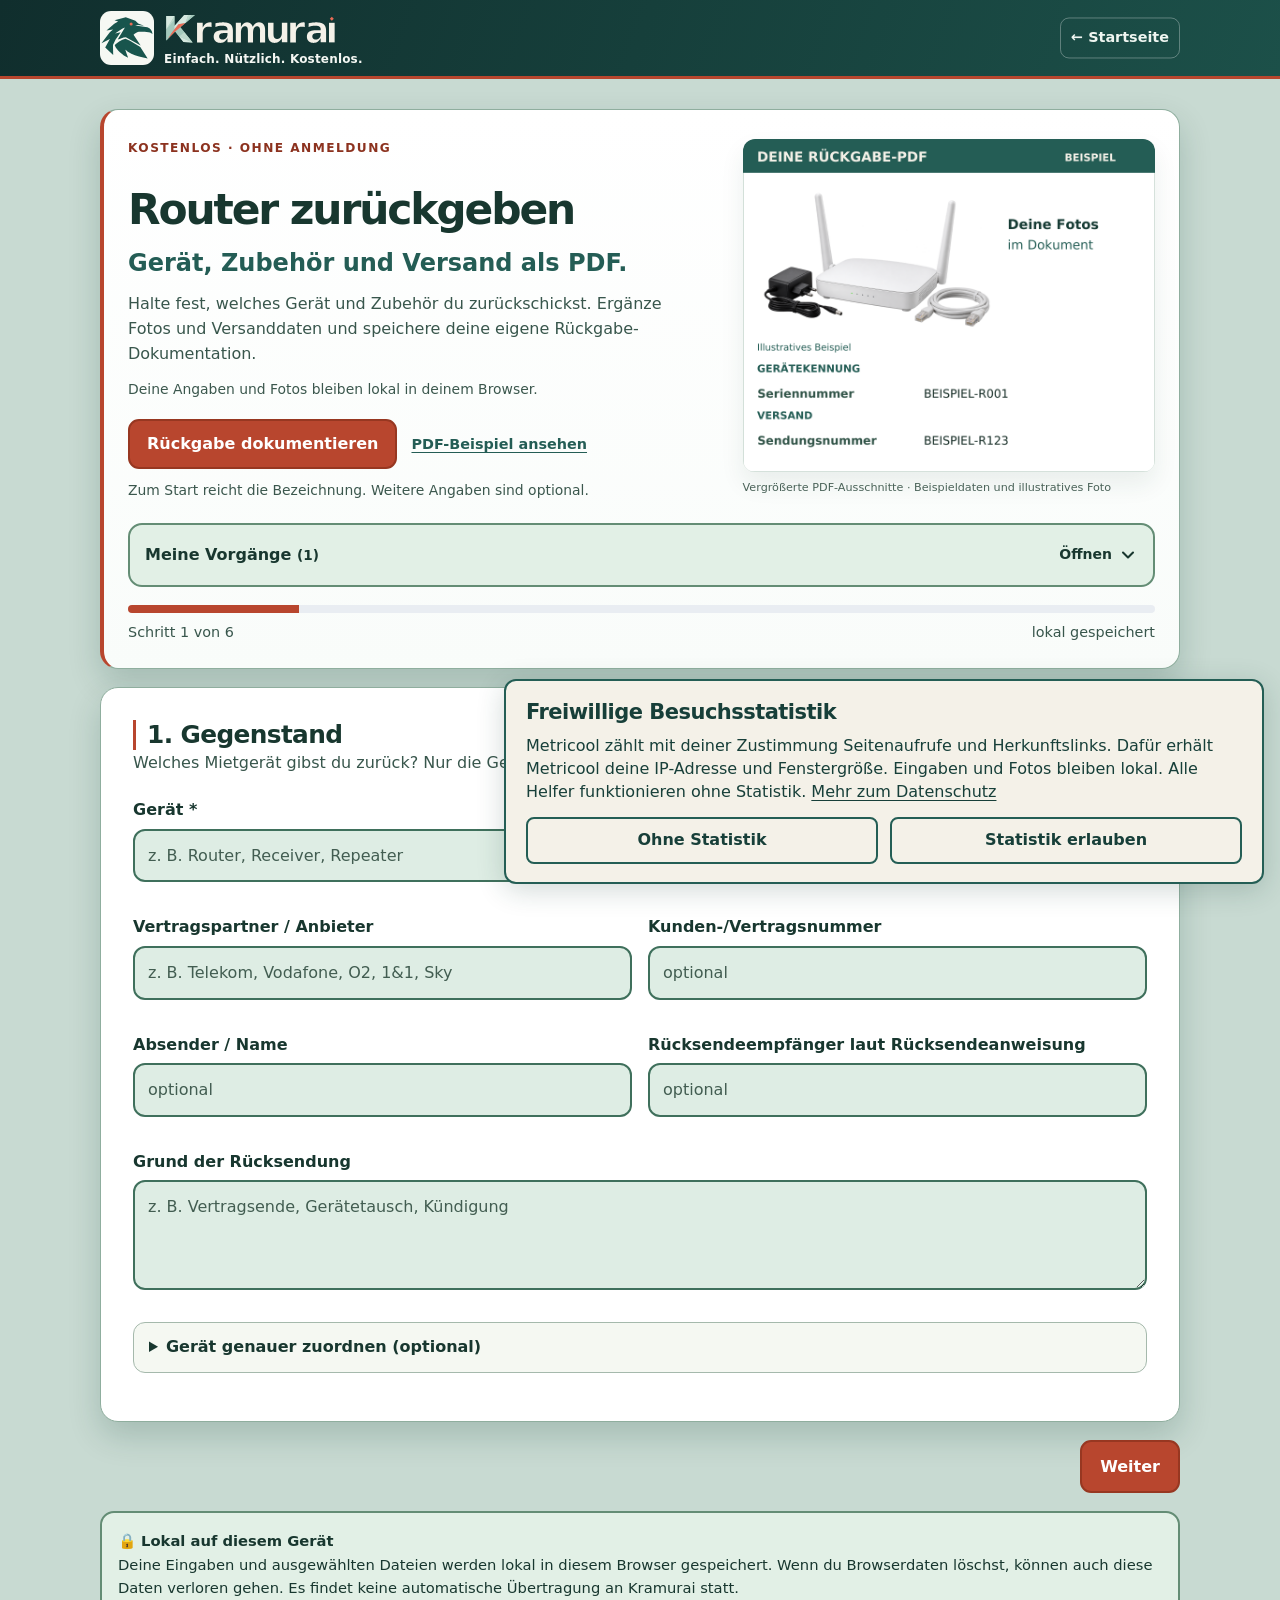
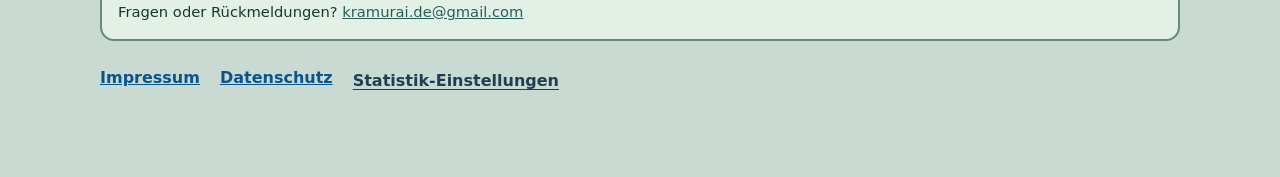
<file: router-zurueckgeben/index.html>
<!doctype html>
<html lang="de">
<head>
  <meta charset="utf-8">
  <meta name="viewport" content="width=device-width, initial-scale=1">
  <title>Router / Mietgerät zurückgeben – Kramurai</title>
  <meta name="description" content="Gerät, Seriennummer, Zubehör, Verpackung und Versand eines Routers oder Mietgeräts strukturiert dokumentieren.">
  <meta name="robots" content="index,follow">
  <link rel="canonical" href="https://kramurai.github.io/router-zurueckgeben/">
  <meta property="og:type" content="website">
  <meta property="og:site_name" content="Kramurai">
  <meta property="og:locale" content="de_DE">
  <meta property="og:title" content="Router / Mietgerät zurückgeben – Kramurai">
  <meta property="og:description" content="Gerät, Seriennummer, Zubehör, Verpackung und Versand eines Routers oder Mietgeräts strukturiert dokumentieren.">
  <meta property="og:url" content="https://kramurai.github.io/router-zurueckgeben/">
  <meta property="og:image" content="https://kramurai.github.io/assets/social/router-20261018.jpg">
  <meta property="og:image:type" content="image/jpeg">
  <meta property="og:image:width" content="1200">
  <meta property="og:image:height" content="630">
  <meta property="og:image:alt" content="Kramurai zur Router-Rückgabe mit Beispiel-PDF: illustrativer Router, Netzteil und Kabel sowie Dokumentationsfelder.">
  <meta name="twitter:card" content="summary_large_image">
  <meta name="twitter:title" content="Router / Mietgerät zurückgeben – Kramurai">
  <meta name="twitter:description" content="Gerät, Seriennummer, Zubehör, Verpackung und Versand eines Routers oder Mietgeräts strukturiert dokumentieren.">
  <meta name="twitter:image" content="https://kramurai.github.io/assets/social/router-20261018.jpg">
  <meta name="twitter:image:alt" content="Kramurai zur Router-Rückgabe mit Beispiel-PDF: illustrativer Router, Netzteil und Kabel sowie Dokumentationsfelder.">
  <link rel="stylesheet" href="/styles.css">
  <style>
    .wizard{padding:30px 0 56px}
    .wizard-head{background:#fff;border:1px solid var(--line);border-radius:20px;padding:24px;box-shadow:var(--shadow);margin-bottom:18px}
    .wizard-head h1{font-size:clamp(1.9rem,7vw,3rem)}
    .progress{height:8px;background:#e9edf2;border-radius:999px;overflow:hidden;margin-top:18px}
    .progress>span{display:block;height:100%;background:var(--brand);width:16.66%;transition:width .2s ease}
    .progress-label{display:flex;justify-content:space-between;gap:12px;margin-top:8px;color:var(--muted);font-size:.9rem}
    .step{display:none;background:#fff;border:1px solid var(--line);border-radius:20px;padding:clamp(20px,5vw,32px);box-shadow:0 6px 20px rgba(23,32,51,.05)}
    .step.active{display:block}
    .step h2{font-size:1.55rem}
    .intro{color:var(--muted);margin-bottom:22px}
    .field-grid{display:grid;grid-template-columns:1fr 1fr;gap:16px}
    .field{display:flex;flex-direction:column;gap:6px;margin-bottom:16px}
    .field.full{grid-column:1/-1}
    label,.label{font-weight:750}
    .hint{color:var(--muted);font-size:.88rem}
    input,textarea,select{
      width:100%;font:inherit;color:var(--text);background:#fff;border:1px solid #cfd7e3;border-radius:12px;
      padding:12px 13px;min-height:48px
    }
    textarea{min-height:110px;resize:vertical}
    input:focus,textarea:focus,select:focus{outline:3px solid rgba(23,105,170,.14);border-color:var(--brand)}
    .choice-grid{display:grid;grid-template-columns:repeat(2,1fr);gap:10px}
    .choice{position:relative}
    .choice input{position:absolute;opacity:0;pointer-events:none}
    .choice label{display:block;border:1px solid var(--line);border-radius:12px;padding:13px;cursor:pointer;background:#fbfcfe}
    .choice input:checked+label{border-color:var(--brand);background:var(--soft);color:var(--brand-dark)}
    .check-list{display:grid;gap:10px}
    .check{display:flex;align-items:flex-start;gap:10px;border:1px solid var(--line);border-radius:12px;padding:12px;background:#fbfcfe}
    .check input{width:20px;min-height:20px;margin-top:2px}
    .photo-list{display:grid;gap:14px}
    .photo-task{border:1px solid var(--line);border-radius:14px;padding:15px;background:#fbfcfe}
    .photo-top{display:flex;justify-content:space-between;gap:12px;align-items:flex-start}
    .photo-title{font-weight:800}
    .photo-status{font-size:.82rem;font-weight:750;color:var(--muted)}
    .photo-task.done .photo-status{color:#167444}
    .photo-actions{display:flex;gap:10px;flex-wrap:wrap;margin-top:10px}
    .file-label{display:inline-flex;align-items:center;justify-content:center;min-height:44px;padding:10px 13px;border-radius:10px;background:var(--soft);color:var(--brand-dark);font-weight:750;cursor:pointer}
    .file-label input{display:none}
    .preview{display:none;max-width:220px;max-height:180px;border-radius:10px;margin-top:12px;border:1px solid var(--line)}
    .preview.show{display:block}
    .file-remove{margin-top:10px}
    .file-remove[hidden]{display:none}
    .wizard-nav{display:flex;justify-content:space-between;gap:12px;margin-top:18px}
    button{font:inherit;border:0;cursor:pointer}
    .btn{display:inline-flex;align-items:center;justify-content:center;min-height:48px;padding:12px 18px;border-radius:12px;font-weight:800}
    .btn-primary{background:var(--brand);color:#fff}
    .btn-secondary{background:#fff;color:var(--text);border:1px solid var(--line)}
    .btn-danger{background:#fff;color:#9b2525;border:1px solid #e8caca}
    .privacy-note{margin-top:18px;padding:16px;border:1px solid #cfe3f5;border-radius:14px;background:var(--soft);font-size:.92rem}
    .summary{display:grid;gap:16px}
    .summary-card{border:1px solid var(--line);border-radius:14px;padding:18px}
    .summary-card h3{margin-bottom:10px}
    .summary-row{display:grid;grid-template-columns:180px 1fr;gap:12px;padding:7px 0;border-bottom:1px solid #edf0f4}
    .summary-row:last-child{border-bottom:0}
    .summary-row>div{min-width:0;overflow-wrap:anywhere}
    .summary-row>div:last-child{white-space:pre-wrap}
    .summary-photo strong,.summary-photo .hint{overflow-wrap:anywhere}
    .summary-key{color:var(--muted)}
    .summary-photos{display:grid;grid-template-columns:repeat(2,minmax(0,1fr));gap:14px}
    .summary-photo{break-inside:avoid}
    .summary-photo img{width:100%;max-height:360px;object-fit:contain;border:1px solid var(--line);border-radius:10px;background:#fafafa}
    .summary-photo strong{display:block;margin-top:6px}
    .warning{background:var(--note);border:1px solid var(--note-line);border-radius:12px;padding:14px;margin-bottom:16px}
    .btn-tertiary{background:transparent;color:var(--muted);border:1px solid transparent}
    .final-actions{display:grid;grid-template-columns:1fr 1.35fr 1fr;gap:10px;margin:0 0 18px}
    .final-actions .btn{width:100%}
    .document-head{
      position:relative;overflow:hidden;margin:0 0 18px;color:#172033;border:1px solid #d7e3ef;
      border-radius:16px;background:#fff;box-shadow:0 4px 14px rgba(13,55,94,.08)
    }
    .document-banner{
      position:relative;display:grid;grid-template-columns:minmax(0,1fr) auto;gap:14px;align-items:center;
      padding:16px 18px;background:linear-gradient(105deg,#0a2c57 0%,#0d4f86 58%,#1386c9 100%);color:#fff
    }
    .document-banner::after{
      content:"";position:absolute;left:0;bottom:0;width:100%;height:4px;
      background:linear-gradient(90deg,#ff7a00 0 86px,#1597e5 86px 100%)
    }
    .document-logo{
      width:70px;height:70px;display:grid;place-items:center;border:2px solid rgba(255,255,255,.92);
      border-radius:16px;background:#fff;overflow:hidden;box-shadow:0 5px 16px rgba(0,0,0,.18)
    }
    .document-logo img{width:100%;height:100%;object-fit:cover;display:block}
    .document-identity{display:flex;align-items:center;gap:14px;min-width:0}
    .document-brand{font-size:20pt;font-weight:850;line-height:1.05;letter-spacing:-.025em;color:#fff}
    .brand-formular{color:#fff}.brand-fuchs{color:#4bc3ff}
    .document-tagline{font-size:8.2pt;color:rgba(255,255,255,.78);margin-top:5px;letter-spacing:.12em;text-transform:uppercase}
    .document-meta{text-align:right;font-size:8.4pt;line-height:1.5;color:#fff;background:rgba(255,255,255,.10);border:1px solid rgba(255,255,255,.28);border-radius:11px;padding:9px 11px}
    .document-title-area{position:relative;padding:19px 20px 18px;background:linear-gradient(180deg,#fff 0%,#fbfdff 100%)}
    .document-title{margin:0;font-size:22pt;line-height:1.08;letter-spacing:-.025em;color:#172033}
    .document-subtitle{margin:6px 0 0;font-size:9.5pt;color:#5b6577}
    .document-watermark{position:absolute;right:18px;bottom:-13px;font-size:58px;line-height:1;font-weight:900;color:#1597e5;opacity:.035;pointer-events:none;letter-spacing:-.08em}
    .print-only{display:none}
    @media(max-width:720px){
      .field-grid,.choice-grid,.summary-photos{grid-template-columns:1fr}
      .summary-row{grid-template-columns:1fr;gap:2px}
      .wizard-nav{position:sticky;bottom:0;background:rgba(245,247,250,.96);padding:10px 0}
      .wizard-nav .btn{flex:1}
      .final-actions{grid-template-columns:1fr}
      .final-actions .btn{width:100%}
    }

    /* Kramurai – gut erkennbare mobile Eingaben und Aktionen */
    @media screen{
      .helper-page{
        --brand:#09558f;
        --brand-dark:#07365f;
        --muted:#46576a;
        --line:#c5d4e2;
        --soft:#e5f1fa;
        --text:#172538;
        background:#eaf1f7;
      }
      .helper-page header{
        background:linear-gradient(110deg,#081f3e 0%,#103e6c 100%);
        border-bottom:3px solid #1597e5;
      }
.helper-brand-mark{
        display:block;
        width:54px;
        height:54px;
        flex:none;
        object-fit:contain;
        border:2px solid #fff;
        border-radius:13px;
        background:#fff;
        box-shadow:0 4px 14px rgba(0,0,0,.23);
      }
      .helper-brand-name{color:#fff;letter-spacing:-.025em}
      .helper-brand-name span{color:#78d8ff}
      .helper-page .wizard-head,.helper-page .step{
        border-color:#c3d2df;
        box-shadow:0 7px 22px rgba(12,49,88,.08);
      }
      .helper-page .intro,.helper-page .hint,
      .helper-page .progress-label,.helper-page .summary-key{
        color:#44566a;
      }
      .helper-page input:not([type="radio"]):not([type="checkbox"]):not([type="file"]),
      .helper-page textarea,.helper-page select{
        border:2px solid #9bb2c8;
        background:#fff;
        color:#172538;
      }
      .helper-page input::placeholder,.helper-page textarea::placeholder{color:#5a6a7b;opacity:1}
      .helper-page input:focus-visible,.helper-page textarea:focus-visible,
      .helper-page select:focus-visible{
        outline:3px solid #80caff;
        outline-offset:2px;
        border-color:#09558f;
      }
      .helper-page .choice label{
        display:flex;
        align-items:center;
        min-height:49px;
        border:2px solid #a9bfd2;
        background:#f0f6fb;
        color:#193b5d;
        font-weight:800;
      }
      .helper-page .choice input:checked+label{
        border-color:#07365f;
        background:#09558f;
        color:#fff;
        box-shadow:0 3px 10px rgba(9,85,143,.20);
      }
      .helper-page .choice input:checked+label::before{
        content:"✓";
        margin-right:9px;
        font-weight:900;
      }
      .helper-page .choice input:focus-visible+label{
        outline:3px solid #80caff;
        outline-offset:3px;
      }
      .helper-page .check{
        background:#f0f6fb;
        border:2px solid #c0cfdd;
        color:#193b5d;
      }
      .helper-page .check input{accent-color:#09558f}
      .helper-page .check:has(input:checked){
        background:#e0f0fb;
        border-color:#09558f;
      }
      .helper-page .photo-task{
        border:2px solid #c2d3e1;
        background:#f0f6fb;
      }
      .helper-page .photo-task.done{
        border-color:#78a78c;
        background:#edf8f1;
      }
      .helper-page .photo-task.done .photo-status{color:#165d37}
      .helper-page .photo-actions{
        display:flex;
        flex-wrap:wrap;
        gap:10px;
        margin-top:12px;
      }
      .helper-page .file-label{
        min-height:48px;
        display:inline-flex;
        align-items:center;
        justify-content:center;
        padding:10px 15px;
        border:2px solid #07365f;
        border-radius:11px;
        background:#09558f;
        color:#fff;
        font-weight:800;
        cursor:pointer;
      }
      .helper-page .file-label.file-gallery{
        border-color:#5184ab;
        background:#e0effa;
        color:#07365f;
      }
      .helper-page .file-label:hover,
      .helper-page .file-label:focus-within{filter:brightness(.96)}
      .helper-page .file-label:focus-within{outline:3px solid #80caff;outline-offset:2px}
      .helper-page .file-label input{
        display:block;
        position:absolute;
        width:1px;
        height:1px;
        min-height:0;
        padding:0;
        margin:0;
        opacity:0;
        overflow:hidden;
        clip-path:inset(50%);
      }
      .helper-page .btn{
        border-radius:11px;
        font-weight:850;
        transition:filter .15s ease,transform .15s ease;
      }
      .helper-page .btn:hover{filter:brightness(.95)}
      .helper-page .btn:focus-visible{outline:3px solid #80caff;outline-offset:3px}
      .helper-page .btn-primary{background:#09558f;color:#fff;border:2px solid #07365f}
      .helper-page .btn-secondary{
        background:#e6f0f9;
        color:#07365f;
        border:2px solid #648fb2;
      }
      .helper-page .btn-tertiary{
        background:#dfeef9;
        color:#07365f;
        border:2px solid #648fb2;
      }
      .helper-page .btn-danger{
        background:#fff0ef;
        color:#832123;
        border:2px solid #b96a6c;
      }
      .helper-page .btn:disabled{opacity:.75;cursor:default}
      @media(max-width:720px){
        .helper-page .photo-actions .file-label{flex:1 1 130px}
        .helper-page .wizard-nav{background:rgba(234,241,247,.97)}
      }
    }
    @media screen{
      .helper-page .wizard-head .eyebrow{
        background:#e2f0fa;
        color:#07365f;
        border:2px solid #91b7d6;
        font-weight:900;
        letter-spacing:.005em;
      }
      .helper-page .local-case-note{
        margin-top:20px;
        padding:16px;
        border:2px solid #bad0e1;
        border-radius:13px;
        background:#edf5fb;
        color:#193b5d;
      }
      .helper-page .local-case-note strong{color:#07365f}
      .helper-page .local-case-note p{margin:6px 0 14px;color:#344c61}
      .helper-page .final-actions{
        grid-template-columns:1fr 1.35fr;
        gap:10px;
      }
      @media(max-width:720px){
        .helper-page .final-actions{grid-template-columns:1fr}
      }
    }
    @media screen{
      .helper-page .receipt-download{display:inline-flex;margin-top:10px;text-decoration:none}
      .helper-page .receipt-help{margin-top:5px;line-height:1.4}
      .helper-page .receipt-print-note{font-weight:750;color:#07365f}
    }
    .followup-block{
      padding:17px;
      margin:18px 0;
      border:1px solid #c4d7e6;
      border-radius:14px;
      background:#edf5fb;
    }
    .followup-block h3{color:#07365f;margin:0 0 6px}
    .followup-block p{margin:0 0 14px}
    @media(max-width:720px){.followup-block{padding:14px}}

    /* Mehrere Vorgänge – kompakt auf Mobilgeräten, nur im Browser sichtbar */
    .helper-page .case-manager{
      margin:17px 0 6px;
      padding:15px;
      border:2px solid #b6ccde;
      border-radius:14px;
      background:#eef5fb;
      color:#163b5b;
    }
    .helper-page .case-manager-heading{font-weight:850;color:#07365f}
    .helper-page .case-manager-hint{font-size:.85rem;color:#40596e;margin:3px 0 12px}
    .helper-page .case-manager-actions{display:grid;grid-template-columns:minmax(0,1fr) auto;gap:10px;align-items:end}
    .helper-page .case-manager-actions label{display:grid;gap:5px;font-size:.87rem}
    .helper-page .case-manager-actions select{width:100%;min-width:0}
    .helper-page .case-manager-actions .btn{white-space:normal;text-align:center}
    .helper-page .missing-check{
      margin:0 0 18px;padding:15px;border:2px solid #bed6e6;
      border-radius:13px;background:#edf6fd;color:#193b5d
    }
    .helper-page .missing-check strong{color:#07365f}
    .helper-page .missing-check p{margin:5px 0 8px}
    .helper-page .missing-check ul{margin:8px 0 8px;padding-left:22px}
    .helper-page .missing-check li{margin:4px 0}
    .helper-page .missing-check .missing-ok{color:#17613f}
    @media(max-width:720px){
      .helper-page .case-manager-actions{grid-template-columns:1fr}
      .helper-page .case-manager-actions .btn{width:100%}
    }
    @media print{
      header,.wizard-head,.wizard-nav,.privacy-note,.screen-only{display:none!important}
      body{background:#fff;font-size:11pt;color:#111;-webkit-print-color-adjust:exact;print-color-adjust:exact}
      .wrap{width:100%;max-width:none}
      .wizard{padding:0}
      .step{display:none!important;box-shadow:none;border:0;padding:0}
      #step-6{display:block!important}
      #step-6>h2,#step-6>.intro{display:none!important}
      .summary-card{border:0;border-bottom:1px solid #dfe6ee;border-radius:0;padding:9px 0;break-inside:avoid;page-break-inside:avoid}
      .summary-card.photo-summary-card{break-inside:auto;page-break-inside:auto}
      /* Nur ausnahmsweise lange Textkarten über Seiten umbrechen;
         Standardfälle behalten die getestete kompakte Aufteilung. */
      .summary-card.summary-card-long{break-inside:auto;page-break-inside:auto}
      .summary-card.summary-card-long .summary-row-long{
        display:block;
        break-inside:auto;
        page-break-inside:auto;
      }
      .summary-card.summary-card-long .summary-row-long .summary-key{
        margin-bottom:4px;
      }
      .summary-card.photo-summary-card h3{break-after:avoid;page-break-after:avoid}
      .summary-photo{break-inside:avoid;page-break-inside:avoid}
      /* Foto und Bildunterschrift bleiben immer zusammen. */
      .summary-photo{break-inside:avoid;page-break-inside:avoid}
      .summary-photo img{max-height:250px;object-fit:contain}
      .summary-photos{gap:10px}
      /* Bei genau drei Beweisfotos verhindert eine Zeile mit zwei
         Bildern plus einem verwaisten Einzelbild die leere Folgeseite. */
      .summary-photos.print-three-images{
        grid-template-columns:repeat(3,minmax(0,1fr));
        column-gap:9px;
      }
      .summary-photos.print-three-images .summary-photo img{
        height:160px;
        max-height:160px;
        width:100%;
        object-fit:contain;
      }
      .summary-photos.print-three-images .summary-photo strong{font-size:9pt}
      .summary-photos.print-three-images .summary-photo .hint{font-size:8pt}
      .receipt-print-note{font-weight:650;color:#233d54}
      .summary-card h3{break-after:avoid;page-break-after:avoid;color:#1769aa;border-left:3px solid #d9822b;padding-left:8px}
      .summary-row{break-inside:avoid;page-break-inside:avoid}
      .warning{break-inside:avoid;page-break-inside:avoid;margin:10px 0 14px;background:#fff8e8;border-color:#f0d899;color:#3b3528}
      .summary-photos{grid-template-columns:1fr 1fr}
      .print-only{display:block!important}
      .document-head{break-inside:avoid;page-break-inside:avoid}
      a{color:inherit;text-decoration:none}
    }
  </style>
  <link rel="stylesheet" href="/register-theme.css?v=20261120-tabs-v1">
  <link rel="icon" href="/assets/brand/favicon.svg?v=20261010-brand-v4" type="image/svg+xml" sizes="any">
  <link rel="icon" href="/favicon.ico?v=20261010-brand-v4" sizes="16x16 32x32 48x48 64x64">
  <link rel="apple-touch-icon" href="/apple-touch-icon.png?v=20261010-brand-v4" sizes="180x180">
  <meta name="application-name" content="Kramurai">
  <meta name="apple-mobile-web-app-title" content="Kramurai">
<style>
.result-intro{display:grid;grid-template-columns:minmax(0,1.28fr) minmax(260px,.9fr);gap:28px;align-items:center;margin-bottom:22px}
.helper-page .wizard-head .result-intro h1{font-size:clamp(1.9rem,4vw,2.65rem);line-height:1.12;margin:10px 0 14px}
.helper-page .wizard-head .result-promise{font-weight:800;font-size:clamp(1.2rem,2.3vw,1.5rem);line-height:1.3;color:#245D55;margin:0 0 13px}
.result-intro .lead{font-size:1rem;line-height:1.55;margin:0 0 12px;max-width:56ch}
.result-local,.result-effort{font-size:.87rem;line-height:1.5;color:#3b574d}
.result-actions{display:flex;gap:14px;align-items:center;flex-wrap:wrap;margin-top:20px}
.result-actions .btn{text-decoration:none;display:inline-flex;align-items:center;justify-content:center;line-height:1.25;padding:13px 17px}
.result-example-link{font-size:.9rem;font-weight:700;color:#245d55;text-underline-offset:3px}
.result-effort{margin-top:11px;overflow-wrap:anywhere}.result-actions [hidden]{display:none!important}.result-intro-example{margin:0;min-width:0;width:100%}.result-intro-example img{display:block;width:100%;height:auto;box-shadow:0 12px 24px #163b3414;border-radius:12px}
.result-intro-example figcaption{font-size:.7rem;color:#4a6258;line-height:1.4;margin-top:8px}

html{scroll-behavior:smooth}#step-1{scroll-margin-top:105px}
@media(max-width:720px){.result-intro{grid-template-columns:1fr;gap:18px}.result-intro-example{max-width:340px;justify-self:center}.helper-page .wizard-head .result-intro h1{font-size:1.9rem}.result-actions{gap:12px}.result-actions .btn{width:100%}.result-local,.result-effort{font-size:.83rem}.result-intro .lead{font-size:.95rem}}
@media print{.preview-banner{display:none}}
</style>
  <link rel="stylesheet" href="/assets/statistics.css?v=20261018-1">
  <script defer src="/assets/statistics.js?v=20261120-battery-pin-v1"></script>
</head>
<body class="helper-page">
<header class="site-header helper-site-header">
    <div class="wrap header-inner">
      <a class="brand kramurai-brand" href="/" aria-label="Kramurai Startseite">
        <span class="brand-logo-frame"><img class="brand-logo" src="/assets/brand/kramurai-raven-light-background.svg?v=20261010-brand-v4" alt=""></span>
        <span class="brand-wordmark-wrap">
          <img class="brand-wordmark-img" src="/assets/brand/kramurai-wordmark-header.svg?v=20261010-brand-v4" alt="Kramurai">
          <span class="brand-tagline-readable">Einfach. Nützlich. Kostenlos.</span>
        </span>
      </a>
      <a class="helper-home-link" href="/" aria-label="Zur Kramurai Startseite">← Startseite</a>
    </div>
  </header>

  <main class="wrap wizard">
    <section class="case-session-notice screen-only" data-case-session-notice role="status" aria-live="polite">
      <p data-case-session-message>Helfer wird vorbereitet …</p>
      <button class="btn btn-secondary" type="button" hidden>Erneut prüfen</button>
      <noscript>Bitte JavaScript aktivieren, um diesen Helfer zu bearbeiten.</noscript>
    </section>
    <div class="wizard-head" data-case-session-root inert>
      <div class="result-intro"><div class="result-intro-copy"><div class="eyebrow">KOSTENLOS · OHNE ANMELDUNG</div><h1>Router zurückgeben</h1><p class="result-promise">Gerät, Zubehör und Versand als PDF.</p><p class="lead">Halte fest, welches Gerät und Zubehör du zurückschickst. Ergänze Fotos und Versanddaten und speichere deine eigene Rückgabe-Dokumentation.</p><p class="result-local">Deine Angaben und Fotos bleiben lokal in deinem Browser.</p><div class="result-actions"><button class="btn btn-primary" type="button" id="entryResumeBtn">Rückgabe dokumentieren</button><button class="btn btn-secondary" type="button" id="entryNewCaseBtn" hidden>Neuer Vorgang</button><a class="result-example-link" href="beispiel.pdf" download="Kramurai_Router_Beispiel.pdf">PDF-Beispiel ansehen</a></div><p class="result-effort">Zum Start reicht die Bezeichnung. Weitere Angaben sind optional.</p></div><figure class="result-intro-example"><img src="ergebnis.png" alt="Ausgefülltes Router-PDF-Beispiel: Foto und dokumentierte Angaben"><figcaption>Vergrößerte PDF-Ausschnitte · Beispieldaten und illustratives Foto</figcaption></figure></div>
      <details class="case-manager screen-only">
        <summary>
          <span class="case-manager-toggle-title">Meine Vorgänge <span id="caseCount"></span></span>
          <span class="case-manager-toggle-action">
            <span class="case-manager-open-label">Öffnen</span>
            <span class="case-manager-close-label">Schließen</span>
            <svg class="case-manager-toggle-arrow" viewBox="0 0 24 24" aria-hidden="true" focusable="false"><path d="m6 9 6 6 6-6"></path></svg>
          </span>
        </summary>
        <div class="case-manager-body">
          <p class="case-manager-hint">Lokal in diesem Browser gespeichert. Mit einer Sicherungsdatei kannst du einen Vorgang samt gespeicherten Fotos und Belegen später wieder öffnen – auch auf einem anderen Gerät.</p>
          <div class="case-manager-actions">
            <label for="caseSelect">Gespeicherten Vorgang öffnen
              <select id="caseSelect" aria-label="Gespeicherten Vorgang öffnen"></select>
            </label>
            <button class="btn btn-secondary" type="button" id="createCaseTopBtn">+ Neuer Vorgang</button>
          </div>
          <div class="backup-actions">
            <button class="btn btn-secondary" type="button" id="backupExportBtn">Vorgang sichern</button>
            <button class="btn btn-secondary" type="button" id="backupImportBtn">Sicherung öffnen</button>
            <input type="file" id="backupFile" accept=".json,application/json" hidden aria-label="Vorgangssicherung auswählen">
          </div>
          <p class="case-manager-hint">Die Sicherungsdatei enthält deine Angaben und gespeicherten Dateien unverschlüsselt. Bewahre sie sicher auf. Beim Öffnen wird ein zusätzlicher Vorgang angelegt. Das PDF bleibt die lesbare Dokumentation.</p>
          <p id="backupStatus" class="case-manager-hint" role="status" aria-live="polite"></p>
        </div>
      </details>
      <div class="progress" aria-hidden="true"><span id="progressBar"></span></div>
      <div class="progress-label"><span id="progressText">Schritt 1 von 6</span><span id="saveStatus">lokal gespeichert</span></div>
    </div>

    <form id="returnForm" data-case-session-root inert novalidate>
      <section class="step active" id="step-1" data-step="1">
        <h2>1. Gegenstand</h2>
        <p class="intro">Welches Mietgerät gibst du zurück? Nur die Gerätebezeichnung ist erforderlich.</p>
        <div class="field-grid">
          <div class="field full">
            <label for="itemName">Gerät *</label>
            <input id="itemName" data-field="item.name" required placeholder="z. B. Router, Receiver, Repeater">
          </div>


          <div class="field">
            <label for="provider">Vertragspartner / Anbieter</label>
            <input id="provider" data-field="party.provider" placeholder="z. B. Telekom, Vodafone, O2, 1&1, Sky">
          </div>
          <div class="field">
            <label for="customerNo">Kunden-/Vertragsnummer</label>
            <input id="customerNo" data-field="party.customerNo" placeholder="optional">
          </div>


          <div class="field">
            <label for="sender">Absender / Name</label>
            <input id="sender" data-field="party.sender" placeholder="optional">
          </div>
          <div class="field">
            <label for="seller">Rücksendeempfänger laut Rücksendeanweisung</label>
            <input id="seller" data-field="party.recipient" placeholder="optional">
          </div>
          <div class="field full">
            <label for="reason">Grund der Rücksendung</label>
            <textarea id="reason" data-field="item.reason" placeholder="z. B. Vertragsende, Gerätetausch, Kündigung"></textarea>
          </div>
        </div>

<details class="quality-optional" data-quality-details><summary>Gerät genauer zuordnen (optional)</summary><div class="field-grid"><div class="field">
            <label for="manufacturer">Hersteller / Marke</label>
            <input id="manufacturer" data-field="item.manufacturer" placeholder="optional">
          </div><div class="field">
            <label for="model">Modell</label>
            <input id="model" data-field="item.model" placeholder="optional">
          </div><div class="field">
            <label for="serial">Seriennummer</label>
            <input id="serial" data-field="item.serial" placeholder="optional">
            <span class="hint">Wenn vorhanden, möglichst exakt vom Typenschild übernehmen.</span>
          </div><div class="field">
            <label for="mac">MAC-Adresse / Gerätekennung</label>
            <input id="mac" data-field="item.mac" placeholder="optional">
          </div></div></details>
</section>

      <section class="step" id="step-2" data-step="2">
        <h2>2. Zustand</h2>
        <p class="intro">Wie ist der Zustand des Mietgeräts unmittelbar vor dem Verpacken?</p>
        <div class="choice-grid">
          <div class="choice"><input type="radio" id="c1" name="condition" value="Ungeöffnet" data-radio="condition.rating"><label for="c1">Ungeöffnet</label></div>
          <div class="choice"><input type="radio" id="c2" name="condition" value="Sehr gut" data-radio="condition.rating"><label for="c2">Sehr gut</label></div>
          <div class="choice"><input type="radio" id="c3" name="condition" value="Gebraucht" data-radio="condition.rating"><label for="c3">Gebraucht</label></div>
          <div class="choice"><input type="radio" id="c4" name="condition" value="Sichtbare Gebrauchsspuren" data-radio="condition.rating"><label for="c4">Sichtbare Gebrauchsspuren</label></div>
          <div class="choice"><input type="radio" id="c5" name="condition" value="Defekt" data-radio="condition.rating"><label for="c5">Defekt</label></div>
          <div class="choice"><input type="radio" id="c6" name="condition" value="Beschädigt" data-radio="condition.rating"><label for="c6">Beschädigt</label></div>
        </div>
        <div class="field" style="margin-top:18px">
          <label for="conditionNote">Zustand genauer beschreiben</label>
          <textarea id="conditionNote" data-field="condition.note" placeholder="Kratzer, bekannte Schäden, Funktionszustand oder andere Besonderheiten"></textarea>
        </div>
      </section>

      <section class="step" id="step-3" data-step="3">
        <h2>3. Zubehör und Inhalt</h2>
        <p class="intro">Markiere alles, was du zusammen mit dem Mietgerät zurücksendest.</p>
        <div class="check-list">
          <label class="check"><input type="checkbox" data-check="accessories.powerSupply"><span><strong>Netzteil</strong><br><span class="hint">nur falls tatsächlich mitgesendet</span></span></label>
          <label class="check"><input type="checkbox" data-check="accessories.cable"><span><strong>LAN-/DSL-/Antennenkabel</strong><br><span class="hint">nur falls tatsächlich mitgesendet</span></span></label>
          <label class="check"><input type="checkbox" data-check="accessories.manual"><span><strong>Fernbedienung / Zusatzgerät</strong></span></label>
          <label class="check"><input type="checkbox" data-check="accessories.originalBox"><span><strong>Originalverpackung</strong></span></label>
        </div>
        <div class="field" style="margin-top:18px">
          <label for="accessoriesOther">Weiteres Zubehör / Inhalt</label>
          <textarea id="accessoriesOther" data-field="accessories.other" placeholder="Ein Eintrag pro Zeile, z. B. Standfuß&#10;Repeater&#10;Adapter"></textarea>
        </div>
      </section>

      <section class="step" id="step-4" data-step="4">
        <h2>4. Fotos und Verpackung</h2>
        <p class="intro">Die Fotos werden auf deinem Gerät verkleinert und lokal gespeichert. Sie werden nicht an Kramurai übertragen.</p>
        <div class="photo-list">
          <div class="photo-task" data-task="overall">
            <div class="photo-top"><div><div class="photo-title">1. Gesamtansicht des Geräts</div><div class="hint">Gerät gut erkennbar, bevor du es verpackst.</div></div><span class="photo-status" role="status">noch kein Foto</span></div>
            <div class="photo-actions">
              <label class="file-label">📷 Fotografieren<input type="file" accept="image/*" capture="environment" data-photo="overall" aria-label="Fotografieren: Gesamtansicht des Geräts"></label>
              <label class="file-label file-gallery">▧ Galerie wählen<input type="file" accept="image/*" data-photo="overall" aria-label="Aus Galerie wählen: Gesamtansicht des Geräts"></label>
            </div>
            <img class="preview" data-preview="overall" alt="Vorschau Gesamtansicht">
            <button type="button" class="btn btn-danger file-remove" data-remove-file="overall" aria-label="Foto entfernen: Gesamtansicht" hidden>Foto entfernen</button>
          </div>
          <div class="photo-task" data-task="serial">
            <div class="photo-top"><div><div class="photo-title">2. Typenschild / Seriennummer / MAC</div><div class="hint">Falls vorhanden und lesbar.</div></div><span class="photo-status" role="status">noch kein Foto</span></div>
            <div class="photo-actions">
              <label class="file-label">📷 Fotografieren<input type="file" accept="image/*" capture="environment" data-photo="serial" aria-label="Fotografieren: Typenschild / Seriennummer / MAC"></label>
              <label class="file-label file-gallery">▧ Galerie wählen<input type="file" accept="image/*" data-photo="serial" aria-label="Aus Galerie wählen: Typenschild / Seriennummer / MAC"></label>
            </div>
            <img class="preview" data-preview="serial" alt="Vorschau Seriennummer">
            <button type="button" class="btn btn-danger file-remove" data-remove-file="serial" aria-label="Foto entfernen: Seriennummer" hidden>Foto entfernen</button>
          </div>
          <div class="photo-task" data-task="accessories">
            <div class="photo-top"><div><div class="photo-title">3. Gerät mit komplettem Zubehör</div><div class="hint">Gerät und alles mitgesendete Zubehör zusammen fotografieren.</div></div><span class="photo-status" role="status">noch kein Foto</span></div>
            <div class="photo-actions">
              <label class="file-label">📷 Fotografieren<input type="file" accept="image/*" capture="environment" data-photo="accessories" aria-label="Fotografieren: Gerät mit komplettem Zubehör"></label>
              <label class="file-label file-gallery">▧ Galerie wählen<input type="file" accept="image/*" data-photo="accessories" aria-label="Aus Galerie wählen: Gerät mit komplettem Zubehör"></label>
            </div>
            <img class="preview" data-preview="accessories" alt="Vorschau Zubehör">
            <button type="button" class="btn btn-danger file-remove" data-remove-file="accessories" aria-label="Foto entfernen: Zubehör" hidden>Foto entfernen</button>
          </div>
          <div class="photo-task" data-task="openPackage">
            <div class="photo-top"><div><div class="photo-title">4. Inhalt im offenen Paket</div><div class="hint">Vor dem endgültigen Verschließen.</div></div><span class="photo-status" role="status">noch kein Foto</span></div>
            <div class="photo-actions">
              <label class="file-label">📷 Fotografieren<input type="file" accept="image/*" capture="environment" data-photo="openPackage" aria-label="Fotografieren: Inhalt im offenen Paket"></label>
              <label class="file-label file-gallery">▧ Galerie wählen<input type="file" accept="image/*" data-photo="openPackage" aria-label="Aus Galerie wählen: Inhalt im offenen Paket"></label>
            </div>
            <img class="preview" data-preview="openPackage" alt="Vorschau offenes Paket">
            <button type="button" class="btn btn-danger file-remove" data-remove-file="openPackage" aria-label="Foto entfernen: offenes Paket" hidden>Foto entfernen</button>
          </div>
          <div class="photo-task" data-task="protected">
            <div class="photo-top"><div><div class="photo-title">5. Verpackung / Polsterung</div><div class="hint">Zeigt, wie das Gerät geschützt wurde.</div></div><span class="photo-status" role="status">noch kein Foto</span></div>
            <div class="photo-actions">
              <label class="file-label">📷 Fotografieren<input type="file" accept="image/*" capture="environment" data-photo="protected" aria-label="Fotografieren: Verpackung / Polsterung"></label>
              <label class="file-label file-gallery">▧ Galerie wählen<input type="file" accept="image/*" data-photo="protected" aria-label="Aus Galerie wählen: Verpackung / Polsterung"></label>
            </div>
            <img class="preview" data-preview="protected" alt="Vorschau Verpackung">
            <button type="button" class="btn btn-danger file-remove" data-remove-file="protected" aria-label="Foto entfernen: Verpackung" hidden>Foto entfernen</button>
          </div>
          <div class="photo-task" data-task="closedPackage">
            <div class="photo-top"><div><div class="photo-title">6. Geschlossenes Paket</div><div class="hint">Optional mit Versandetikett, sofern sensible Daten für dich in Ordnung sind.</div></div><span class="photo-status" role="status">noch kein Foto</span></div>
            <div class="photo-actions">
              <label class="file-label">📷 Fotografieren<input type="file" accept="image/*" capture="environment" data-photo="closedPackage" aria-label="Fotografieren: Geschlossenes Paket"></label>
              <label class="file-label file-gallery">▧ Galerie wählen<input type="file" accept="image/*" data-photo="closedPackage" aria-label="Aus Galerie wählen: Geschlossenes Paket"></label>
            </div>
            <img class="preview" data-preview="closedPackage" alt="Vorschau geschlossenes Paket">
            <button type="button" class="btn btn-danger file-remove" data-remove-file="closedPackage" aria-label="Foto entfernen: geschlossenes Paket" hidden>Foto entfernen</button>
          </div>
        </div>
      </section>

      <section class="step" id="step-5" data-step="5">
        <h2>5. Versand</h2>
        <p class="intro">Diese Angaben kannst du auch später ergänzen.</p>
        <div class="field-grid">
          <div class="field">
            <label for="carrier">Paketdienst</label>
            <select id="carrier" data-field="shipment.carrier">
              <option value="">Bitte wählen</option>
              <option>DHL</option><option>Hermes</option><option>DPD</option><option>GLS</option><option>UPS</option><option>Deutsche Post</option><option>Sonstiger</option>
            </select>
          </div>
          <div class="field">
            <label for="tracking">Sendungsnummer</label>
            <input id="tracking" data-field="shipment.tracking" autocomplete="off">
          </div>
          <div class="field">
            <label for="shipDate">Versanddatum</label>
            <input id="shipDate" type="date" data-field="shipment.date">
          </div>
          <div class="field">
            <label for="weight">Paketgewicht (kg)</label>
            <input id="weight" inputmode="decimal" data-field="shipment.weight" placeholder="z. B. 2,4">
          </div>
        </div>
        <div class="followup-block">
          <h3>Später ergänzen: Rückmeldung des Anbieters</h3>
          <p class="hint">Erst nach dem Versand ausfüllen, wenn der Anbieter den Eingang bestätigt oder die Rückgabe beanstandet. Du kannst diese Angaben auch nach dem ersten PDF ergänzen.</p>
          <div class="field-grid">
          <div class="field">
            <label for="returnConfirmed">Rückmeldung des Anbieters</label>
            <select id="returnConfirmed" data-field="return.confirmed">
              <option value="">Noch offen / unbekannt</option>
              <option value="Bestätigt">Rückgabe bestätigt</option>
              <option value="Nicht anerkannt">Rückgabe nicht anerkannt</option>
            </select>
          </div>
          <div class="field">
            <label for="confirmationDate">Datum der Rückmeldung</label>
            <input id="confirmationDate" type="date" data-field="return.confirmationDate">
          </div>
          <div class="field full">
            <label for="confirmationRef">Referenz / Ticket</label>
            <input id="confirmationRef" data-field="return.confirmationRef" placeholder="z. B. E-Mail-Betreff, Ticketnummer oder Vorgangsnummer">
          </div>
          </div>
        </div>
        <div class="photo-task" data-task="receipt">
          <div class="photo-top"><div><div class="photo-title">Einlieferungsbeleg</div><div class="hint">Optional: Ein Foto wird in die Dokumentation eingefügt. Eine hochgeladene PDF-Datei muss separat mitgespeichert und beigefügt werden.</div></div><span class="photo-status" role="status">noch keine Datei</span></div>
          <label class="file-label">Beleg auswählen<input type="file" accept="image/*,application/pdf" data-attachment="receipt"></label>
          <img class="preview" data-preview="receipt" alt="Vorschau Einlieferungsbeleg">
          <button type="button" class="btn btn-danger file-remove" data-remove-file="receipt" aria-label="Beleg entfernen: Einlieferungsbeleg" hidden>Beleg entfernen</button>
        </div>
      </section>

      <section class="step" id="step-6" data-step="6">
        <div id="missingCheck" class="missing-check screen-only" aria-live="polite" hidden></div>
        <div class="final-actions screen-only">
          <button class="btn btn-secondary" type="button" id="finalBackBtn">Zurück</button>
          <button class="btn btn-primary" type="button" id="finalPrintBtn">PDF speichern</button>
        </div>
        <div class="print-only document-head">
          <div class="document-banner">
            <div class="document-identity">
              <div class="document-logo"><img src="/assets/brand/kramurai-raven-light-background.svg?v=20261010-brand-v4" alt=""></div>
              <div class="document-brand-lockup">
                <img class="document-wordmark" src="/assets/brand/kramurai-wordmark-header.svg?v=20261010-brand-v4" alt="Kramurai">
                <div class="document-tagline">Einfach. Nützlich. Kostenlos.</div>
              </div>
            </div>
            <div class="document-meta">
              <div>Erstellt: <span id="docCreatedDate">–</span></div>
              <div>Aktualisiert: <span id="docUpdatedDate">–</span></div>
            </div>
          </div>
          <div class="document-title-area">
            <div class="document-watermark" aria-hidden="true">Kramurai</div>
            <h1 class="document-title">Rückgabe- und Versanddokumentation</h1>
            <p class="document-subtitle">Router / Mietgerät · Gerät, Zubehör, Verpackung und Versand</p>
          </div>
        </div>
        <h2>6. Zusammenfassung</h2>
        <p class="intro">Kontrolliere deine Angaben. Du kannst jederzeit zurückgehen und etwas ergänzen.</p>
        <div class="warning">Dieses Dokument gibt deine eigenen Angaben und beigefügten Unterlagen wieder. Kramurai prüft deren Richtigkeit oder rechtliche Beweiskraft nicht.</div>
        <div id="summary" class="summary"></div>
        <div class="screen-only local-case-note">
          <strong>Automatisch lokal gespeichert</strong>
          <p>Du kannst Angaben ändern, die PDF erneut speichern und weitere Vorgänge anlegen. Sichere die fertige PDF außerhalb dieses Browsers: Die gespeicherten Vorgänge und Fotos werden nicht auf ein neues Gerät übertragen und können beim Löschen von Browserdaten verloren gehen.</p>
        </div>
        <div class="screen-only final-bottom-actions">
          <div class="final-bottom-pdf">
            <button class="btn btn-primary" type="button" id="finalPrintBtnBottom">PDF speichern</button>
          </div>
          <button class="btn btn-secondary" type="button" id="newCaseBtn">Neuen Vorgang starten</button>
        </div>
        <div class="screen-only final-delete-action">
          <button class="btn btn-danger" type="button" id="deleteBtn">Vorgang löschen</button>
        </div>
      </section>

      <div class="wizard-nav screen-only" id="wizardNav">
        <button class="btn btn-secondary" type="button" id="backBtn">Zurück</button>
        <button class="btn btn-primary" type="button" id="nextBtn">Weiter</button>
      </div>
    </form>

    <div class="privacy-note screen-only">
      <strong>🔒 Lokal auf diesem Gerät</strong><br>
      Deine Eingaben und ausgewählten Dateien werden lokal in diesem Browser gespeichert. Wenn du Browserdaten löschst, können auch diese Daten verloren gehen. Es findet keine automatische Übertragung an Kramurai statt.<br>
      Fragen oder Rückmeldungen? <a href="mailto:kramurai.de@gmail.com">kramurai.de@gmail.com</a>
    </div>
    <nav class="legal-links screen-only" aria-label="Rechtliche Informationen"><a href="/impressum/">Impressum</a><a href="/datenschutz/">Datenschutz</a></nav>
  </main>

  <script src="/assets/case-session.js?v=20261120-tabs-v1"></script><script src="/assets/case-backup.js?v=20261120-attachment-v1"></script>
  <script src="/router-zurueckgeben/app.js?v=20261120-tabs-v1"></script>
</body>
</html>
</file>
<file: styles.css>
:root{
  --navy:#0a2c57;
  --navy-2:#0d4f86;
  --blue:#1597e5;
  --blue-soft:#eaf6fd;
  --orange:#ff7a00;
  --orange-soft:#fff5e8;
  --bg:#c4d6e3;
  --card:#fff;
  --text:#172033;
  --muted:#5c6879;
  --line:#dfe7ef;
  --shadow:0 14px 38px rgba(15,48,82,.09);
  --radius:20px
}
*{box-sizing:border-box}
html{scroll-behavior:smooth}
body{
  margin:0;
  font-family:system-ui,-apple-system,BlinkMacSystemFont,"Segoe UI",sans-serif;
  color:var(--text);
  background:var(--bg);
  line-height:1.6
}
a{color:var(--navy-2)}
.wrap{width:min(1080px,calc(100% - 32px));margin:0 auto}

.site-header{
  position:sticky;
  top:0;
  z-index:20;
  background:rgba(6,30,58,.98);
  border-bottom:3px solid #1597e5;
  backdrop-filter:blur(12px)
}
.header-inner{
  min-height:76px;
  display:flex;
  align-items:center;
  justify-content:space-between;
  gap:24px
}
.brand{
  display:flex;
  align-items:center;
  gap:12px;
  color:#fff;
  text-decoration:none;
  min-width:0
}
.brand-mark{
  width:50px;
  height:50px;
  display:grid;
  place-items:center;
  border-radius:13px;
  border:1px solid rgba(255,255,255,.24);
  background:rgba(255,255,255,.10);
  font-size:27px;
  line-height:1
}
.brand-copy{display:flex;flex-direction:column;line-height:1}
.brand-copy strong{font-size:1.3rem;letter-spacing:-.025em}
.brand-copy strong span{color:#fff}
.brand-copy strong em{color:#4bc3ff;font-style:normal}
.brand-copy small{
  color:rgba(255,255,255,.86);
  font-size:.66rem;
  letter-spacing:.13em;
  text-transform:uppercase;
  margin-top:6px
}
.main-nav{display:flex;align-items:center;gap:22px}
.main-nav a{
  color:rgba(255,255,255,.84);
  text-decoration:none;
  font-size:.94rem;
  font-weight:700
}
.main-nav a:hover{color:#fff}

.hero{
  position:relative;
  overflow:hidden;
  background:
    radial-gradient(circle at 78% 18%,rgba(75,195,255,.20),transparent 26rem),
    linear-gradient(135deg,#071f3f 0%,#0a2c57 48%,#0f5f9b 100%);
  color:#fff;
  padding:72px 0 64px
}
.hero::after{
  content:"";
  position:absolute;
  left:0;
  right:0;
  bottom:0;
  height:5px;
  background:linear-gradient(90deg,var(--orange) 0 15%,var(--blue) 15% 100%)
}
.hero-grid{
  position:relative;
  display:grid;
  grid-template-columns:minmax(0,1.35fr) minmax(290px,.65fr);
  gap:56px;
  align-items:center
}
.hero-copy{position:relative;z-index:2}
.eyebrow{
  display:inline-flex;
  align-items:center;
  background:rgba(255,255,255,.10);
  border:1px solid rgba(255,255,255,.18);
  color:#dff5ff;
  border-radius:999px;
  padding:7px 12px;
  font-size:.86rem;
  font-weight:800;
  margin-bottom:18px
}
h1{
  margin:0 0 18px;
  font-size:clamp(2.45rem,6.4vw,4.7rem);
  line-height:1.02;
  letter-spacing:-.05em;
  max-width:850px
}
h1 span{color:#dff5ff}
h2{margin:0;font-size:clamp(1.65rem,3vw,2.25rem);line-height:1.18;letter-spacing:-.025em}
h3{margin:0;font-size:1.15rem;line-height:1.25}
p{margin:0}
.lead{
  max-width:760px;
  color:rgba(255,255,255,.78);
  font-size:clamp(1.05rem,2.1vw,1.24rem)
}
.actions{display:flex;flex-wrap:wrap;gap:12px;margin-top:28px}
.button{
  min-height:50px;
  display:inline-flex;
  align-items:center;
  justify-content:center;
  padding:12px 19px;
  border-radius:13px;
  text-decoration:none;
  font-weight:850;
  transition:transform .15s ease,box-shadow .15s ease
}
.button:hover{transform:translateY(-1px)}
.primary{background:var(--blue);color:#fff;box-shadow:0 10px 24px rgba(21,151,229,.28)}
.secondary{background:#fff;color:var(--navy);border:1px solid rgba(255,255,255,.35)}
.hero-trust{
  display:flex;
  flex-wrap:wrap;
  gap:10px 18px;
  margin-top:28px;
  color:rgba(255,255,255,.78);
  font-size:.92rem;
  font-weight:700
}
.hero-brand-card{
  position:relative;
  overflow:hidden;
  border:1px solid rgba(255,255,255,.22);
  border-radius:26px;
  background:rgba(255,255,255,.08);
  box-shadow:0 24px 60px rgba(0,0,0,.18);
  padding:30px 28px;
  text-align:center;
  backdrop-filter:blur(12px)
}
.hero-brand-glow{
  position:absolute;
  width:220px;
  height:220px;
  border-radius:50%;
  background:rgba(75,195,255,.18);
  filter:blur(20px);
  top:-90px;
  right:-70px
}
.hero-brand-card .hero-fox{
  position:relative;
  width:118px;
  height:118px;
  margin:0 auto;
  display:grid;
  place-items:center;
  border-radius:30px;
  border:1px solid rgba(255,255,255,.24);
  background:rgba(255,255,255,.10);
  font-size:64px;
  line-height:1;
  box-shadow:0 14px 28px rgba(0,0,0,.10)
}
.hero-brand-name{
  position:relative;
  font-size:2rem;
  font-weight:900;
  letter-spacing:-.04em;
  margin-top:17px
}
.hero-brand-name span{color:#fff}
.hero-brand-name em{font-style:normal;color:#4bc3ff}
.hero-brand-line{
  color:#dff5ff;
  text-transform:uppercase;
  letter-spacing:.14em;
  font-size:.78rem;
  font-weight:800;
  margin-top:3px
}
.hero-brand-card p{
  color:rgba(255,255,255,.70);
  font-size:.9rem;
  margin-top:17px
}

.content-section{padding:64px 0 0}
.section-heading{
  display:flex;
  justify-content:space-between;
  gap:28px;
  align-items:flex-end;
  margin-bottom:24px
}
.section-heading p{
  color:#526071;
  max-width:760px;
  margin-top:9px
}
.section-heading.compact{margin-bottom:18px}
.section-kicker{
  display:block;
  color:var(--blue);
  font-size:.78rem;
  font-weight:900;
  text-transform:uppercase;
  letter-spacing:.13em;
  margin-bottom:7px
}
.quick-nav{
  margin:0 0 22px;
  border:1px solid rgba(10,44,87,.16);
  border-radius:17px;
  background:rgba(255,255,255,.40);
  padding:17px;
}
.quick-nav-label{
  display:block;
  color:var(--navy);
  font-weight:850;
  font-size:.89rem;
  margin-bottom:12px;
}
.quick-links{
  display:grid;
  grid-template-columns:repeat(4,minmax(0,1fr));
  gap:9px;
}
.quick-links a{
  min-height:50px;
  display:flex;
  align-items:center;
  gap:9px;
  padding:10px 12px;
  border:1px solid #cbd9e5;
  border-radius:11px;
  background:#fff;
  color:var(--navy);
  text-decoration:none;
  font-weight:750;
  line-height:1.25;
  font-size:.87rem;
  transition:border-color .15s ease,transform .15s ease;
}
.quick-links a:hover,.quick-links a:focus-visible{
  border-color:var(--blue);
  transform:translateY(-1px);
}
.quick-arrow{margin-left:auto;color:var(--navy-2);font-size:1.05rem}
.product-card,.classic-card{scroll-margin-top:94px}

/* Die Kramurai-Grafik: auf jeder Fläche vollständig anzeigen.
   Kein CSS-Zoom und kein variierender Anschnitt zwischen den Icon-Größen. */
.brand-mark--fox,
.fox-image{
  object-fit:contain;
  object-position:center;
  background:#fff;
}
.brand-mark--fox{
  border:2px solid #fff;
  box-shadow:0 4px 14px rgba(0,0,0,.24);
}
.hero-brand-card .fox-image{
  border:1px solid rgba(255,255,255,.58);
  background-color:#fff;
  box-shadow:0 14px 28px rgba(0,0,0,.12)
}
.next-mark.fox-image{
  width:60px;
  height:60px;
  border:1px solid #cfdeea;
  border-radius:16px;
  box-shadow:0 5px 14px rgba(15,48,82,.06)
}
.footer-brand .brand-mark--fox{
  width:46px;
  height:46px;
  border:1px solid #cfdeea;
  background-color:#fff
}

@media(max-width:900px){
  .quick-links{grid-template-columns:repeat(2,minmax(0,1fr))}
}
.tool-grid{
  display:grid;
  grid-template-columns:repeat(3,minmax(0,1fr));
  gap:17px
}
.product-card{
  display:flex;
  flex-direction:column;
  min-height:300px;
  padding:23px;
  background:var(--card);
  border:1px solid var(--line);
  border-radius:var(--radius);
  box-shadow:0 8px 24px rgba(18,47,77,.05);
  color:var(--text);
  text-decoration:none;
  transition:transform .16s ease,border-color .16s ease,box-shadow .16s ease
}
.product-card:hover{
  transform:translateY(-3px);
  border-color:#b8d9ec;
  box-shadow:var(--shadow)
}
.product-card.featured{
  border-top:4px solid var(--blue);
  padding-top:20px
}
.card-top{
  display:flex;
  align-items:center;
  justify-content:space-between;
  gap:12px;
  margin-bottom:18px
}
.card-icon{
  width:48px;
  height:48px;
  border-radius:14px;
  display:grid;
  place-items:center;
  background:var(--blue-soft);
  font-size:1.55rem
}
.status-badge{
  display:inline-flex;
  align-items:center;
  border-radius:999px;
  background:var(--orange-soft);
  color:#a84d00;
  padding:5px 9px;
  font-size:.75rem;
  font-weight:850
}
.status-badge.light{background:var(--blue-soft);color:var(--navy-2)}
.product-card p{color:var(--muted);margin-top:10px}
.card-meta{
  color:#708093;
  font-size:.82rem;
  margin-top:auto;
  padding-top:20px
}
.card-link{
  color:var(--navy-2);
  font-weight:850;
  margin-top:8px
}
.classic-card{
  display:grid;
  grid-template-columns:auto 1fr auto;
  gap:18px;
  align-items:center;
  background:#fff;
  border:1px solid var(--line);
  border-radius:var(--radius);
  padding:22px;
  text-decoration:none;
  color:var(--text);
  box-shadow:0 8px 24px rgba(18,47,77,.05)
}
.classic-card:hover{border-color:#b8d9ec;box-shadow:var(--shadow)}
.classic-icon{
  width:64px;
  height:64px;
  display:grid;
  place-items:center;
  border-radius:18px;
  background:var(--blue-soft);
  font-size:1.9rem
}
.classic-card>div{min-width:0}
.classic-card h3{margin-top:7px;overflow-wrap:anywhere}
.classic-card p{color:var(--muted);margin-top:7px}
.classic-arrow{font-size:1.8rem;color:var(--blue);font-weight:700}

.trust-section{padding:64px 0 0}
.trust-panel{
  background:linear-gradient(135deg,#08264c 0%,#0d4f86 100%);
  color:#fff;
  border-radius:28px;
  padding:38px;
  box-shadow:0 18px 46px rgba(11,46,82,.15);
  display:grid;
  grid-template-columns:.75fr 1.25fr;
  gap:42px
}
.trust-intro p{color:rgba(255,255,255,.73);margin-top:12px}
.trust-panel .section-kicker{color:#66d0ff}
.trust-grid{
  display:grid;
  grid-template-columns:repeat(2,minmax(0,1fr));
  gap:14px
}
.trust-item{
  border:1px solid rgba(255,255,255,.14);
  background:rgba(255,255,255,.06);
  border-radius:16px;
  padding:18px
}
.trust-item strong{display:block;margin-bottom:6px}
.trust-item p{color:rgba(255,255,255,.70);font-size:.91rem}

.next-card{
  display:grid;
  grid-template-columns:1fr auto;
  gap:28px;
  align-items:center;
  border:1px solid #d6dee7;
  background:linear-gradient(135deg,#f7fafc,#fff);
  border-radius:24px;
  padding:28px
}
.next-card p{color:var(--muted);margin-top:9px;max-width:780px}
.next-mark{font-size:3.2rem}

footer{
  margin-top:64px;
  border-top:1px solid var(--line);
  background:#fff
}
.footer-inner{
  min-height:112px;
  display:flex;
  justify-content:space-between;
  align-items:center;
  gap:24px
}
.footer-brand{display:flex;align-items:center;gap:12px}
.footer-brand img{
  width:46px;height:46px;object-fit:cover;border-radius:12px;border:1px solid var(--line)
}
.footer-brand div{display:flex;flex-direction:column}
.footer-brand strong{color:var(--navy)}
.footer-brand span{font-size:.78rem;color:var(--muted)}
.footer-links{display:flex;gap:18px;flex-wrap:wrap}
.footer-links a{text-decoration:none;color:var(--muted);font-size:.9rem}

@media(max-width:900px){
  .hero-grid{grid-template-columns:1fr;gap:36px}
  .hero-brand-card{max-width:560px}
  .tool-grid{grid-template-columns:1fr 1fr}
  .trust-panel{grid-template-columns:1fr}
}
@media(max-width:720px){
  .header-inner{min-height:68px}
  .main-nav{display:none}
  .brand-mark{width:44px;height:44px}
  .hero{padding:48px 0 46px}
  .hero-grid{gap:28px}
  .hero-brand-card{padding:25px 20px}
  .hero-brand-card .hero-fox{width:104px;height:104px;border-radius:26px;font-size:56px}
  .hero-brand-name{font-size:1.75rem}
  .actions{flex-direction:column}
  .button{width:100%}
  .hero-trust{display:grid;grid-template-columns:1fr}
  .content-section,.trust-section{padding-top:48px}
  .tool-grid{grid-template-columns:1fr}
  .section-heading{display:block}
  .product-card{min-height:auto;padding:19px}
  .card-top{margin-bottom:12px}
  .card-meta{padding-top:13px}
  .quick-nav{padding:14px;margin-bottom:18px}
  .quick-links{gap:8px}
  .quick-links a{padding:10px;min-height:50px;font-size:.84rem}
  .quick-arrow{font-size:.95rem}
  .classic-card{grid-template-columns:auto 1fr}
  .classic-arrow{display:none}
  .trust-panel{padding:26px 22px}
  .trust-grid{grid-template-columns:1fr}
  .next-card{grid-template-columns:1fr}
  .next-mark{display:none}
  .footer-inner{align-items:flex-start;flex-direction:column;padding:26px 0}
}
/* Neutraler Platzhalter, solange Logo und Maskottchen offen sind. */
.brand-initial{
  display:grid;place-items:center;width:112px;height:112px;margin:0 auto 20px;
  border-radius:28px;background:#123f6b;color:#fff;
  font-size:64px;font-weight:800;line-height:1;
}

.backup-actions{display:flex;flex-wrap:wrap;gap:10px;margin-top:12px}
@media(max-width:600px){.backup-actions .btn{width:100%}}

.legal-links{display:flex;flex-wrap:wrap;gap:10px 20px;margin:24px 0;color:#233d54;font-weight:700}
.legal-links a{color:#09558f}
@media print{.preview-notice,.legal-links{display:none!important}}
/* Die Schrittnavigation liegt im Dokument hinter langen Formularabschnitten.
   Auf schmalen Bildschirmen bleibt sie auch vor dem ersten Scrollen erreichbar. */
@media screen and (max-width:720px){
  body.helper-page .wizard{padding-bottom:calc(116px + env(safe-area-inset-bottom))}
  body.helper-page .wizard-nav{
    position:fixed;
    inset:auto 0 0;
    z-index:30;
    margin:0;
    padding:10px max(16px, calc((100vw - 1080px)/2)) calc(10px + env(safe-area-inset-bottom));
    background:rgba(234,241,247,.97);
    border-top:1px solid #b6ccde;
    box-shadow:0 -5px 18px rgba(12,49,88,.12);
  }
}
</file>
<file: register-theme.css>
/* Kramurai: Register, Petrol und Koralle. */
:root{
  --navy:#1b504b;
  --navy-2:#245f57;
  --blue:#1b6258;
  --blue-soft:#e4efe7;
  --orange:#b8462e;
  --orange-soft:#f6e7df;
  --bg:#b8cfc3;
  --text:#18372f;
  --muted:#38564c;
  --line:#d3dfd5;
  --shadow:0 14px 32px rgba(13,58,50,.19);
  --radius:18px;
}
a{color:var(--navy-2)}
.site-header{background:linear-gradient(110deg,#102e2d,#1c5049);border-bottom:3px solid #b8462e}
.brand,.brand-copy strong span,.main-nav a{color:#fff}
.brand-copy strong em{color:#f2bda8}
.brand-copy small{color:#e0ebe5}
.main-nav a:hover{color:#f2bda8}
.brand-copy{position:relative;padding-left:38px}
.brand-copy::before{
  content:"K";display:grid;place-items:center;position:absolute;left:0;top:-3px;
  width:28px;height:30px;background:#f4f1e8;color:#184c46;
  clip-path:polygon(0 0,79% 0,100% 22%,100% 100%,0 100%);
  font-size:18px;font-weight:800;
}
.hero{
  background:radial-gradient(circle at 80% 15%,rgba(169,222,200,.18),transparent 27rem),
    linear-gradient(135deg,#103632 0%,#1b5049 55%,#2a7162 100%);color:#fff;
}
.hero::after{background:linear-gradient(90deg,#b8462e 0 15%,#91cbb5 15% 100%)}
.hero-grid{gap:40px}
.eyebrow{
  background:transparent;border:0;border-radius:0;padding:0;
  color:#efc8b9;font-size:.76rem;text-transform:uppercase;letter-spacing:.14em;
}
h1 span{color:#f6eee5}
.primary{background:#b8462e;color:#fff;box-shadow:0 9px 22px rgba(99,40,27,.22)}
.hero-brand-card{
  background:rgba(230,247,236,.09);border:1px solid rgba(231,250,240,.32);
  box-shadow:0 18px 44px rgba(5,35,29,.18);
}
.hero-brand-glow{background:rgba(170,225,198,.14)}
.brand-initial{
  background:#f4f1e8;color:#1b504b;border-radius:0;
  clip-path:polygon(0 0,79% 0,100% 21%,100% 100%,0 100%);
}
.hero-brand-line{color:#efd4c8}
.section-kicker{color:#246d61}
.section-heading p{color:#38564c}
.quick-nav{background:#e6f0e9;border:1px solid #8fae9e;box-shadow:0 6px 18px rgba(13,58,50,.07)}
.quick-nav-label{color:#173934}
.quick-links a{
  background:#fff;border-color:#8fa99b;
  border-top:3px solid #b8462e;color:#173934;
}
.quick-links a:hover,.quick-links a:focus-visible{border-color:#1b6258}
.quick-links a span[aria-hidden="true"]:first-child{display:none}
.quick-arrow{color:#a13c28}
.product-card,.classic-card{background:#fff;border:2px solid #527765;box-shadow:var(--shadow)}
.product-card.featured{border-top-color:#b8462e}
.product-card:not(.featured){border-top:4px solid #b8462e;padding-top:23px}
.product-card:hover,.classic-card:hover{border-color:#1b6258;box-shadow:0 16px 36px rgba(13,58,50,.24)}
.card-icon,.classic-icon{
  background:#e4efe7;color:#1b504b;font-size:0;border-radius:6px;
  font-weight:900;
}
.product-card:nth-child(1) .card-icon::before{content:"01";font-size:1.1rem}
.product-card:nth-child(2) .card-icon::before{content:"02";font-size:1.1rem}
.product-card:nth-child(3) .card-icon::before{content:"03";font-size:1.1rem}
.classic-icon::before{content:"04";font-size:1.25rem}
.status-badge{background:#f6e7df;color:#8c321f;border-radius:5px}
.card-meta{color:#526c64}
.card-link{color:#a13c28}
.trust-panel{background:linear-gradient(125deg,#103b37,#286656)}
.trust-panel .section-kicker{color:#efc8b9}
.next-card{background:#fff;border:2px solid #527765;box-shadow:var(--shadow)}
footer{background:#b8cfc3}

@media screen{
  body.helper-page{
    --brand:#1b6258;--brand-dark:#184c46;--muted:#38564c;
    --line:#8fae9e;--soft:#e4efe7;--text:#18372f;
    --note:#f7eee3;--note-line:#d9bd9f;
    background:#c8dad2;
  }
  .helper-page header{background:linear-gradient(110deg,#102e2d,#1c5049);border-bottom:3px solid #b8462e}
  .helper-page header .brand,.helper-page .helper-brand-name{color:#fff}
  .helper-page .wizard-head,.helper-page .step{
    border:1px solid #8fae9e;border-radius:18px;box-shadow:var(--shadow);
  }
  .helper-page .wizard-head{border-left:4px solid #b8462e;background:linear-gradient(180deg,#fff,#f9fcfa)}
  .helper-page .case-manager,.helper-page .missing-check,
  .helper-page .local-case-note,.helper-page .privacy-note{
    background:#e2f0e6;border:2px solid #648d75;color:#18372f;
  }
  .helper-page .case-manager-heading,.helper-page .missing-check strong,
  .helper-page .local-case-note strong{color:#184c46}
  .helper-page .case-manager-hint,.helper-page .local-case-note p,
  .helper-page .intro,.helper-page .hint,.helper-page .progress-label,
  .helper-page .summary-key{color:#38564c}
  .helper-page .wizard-head .lead{color:#38564c}
  .helper-page .wizard-head .eyebrow{
    background:transparent;color:#8c321f;border:0;
    letter-spacing:.12em;padding:0;
  }
  .helper-page .step h2{border-left:3px solid #b8462e;padding-left:11px}
  .helper-page .photo-task{background:#e4f0e7;border:2px solid #648d75}
  .helper-page input:not([type="radio"]):not([type="checkbox"]):not([type="file"]),
  .helper-page textarea,.helper-page select{
    background:#deede4;border:2px solid #3f705c;color:#18372f;
  }
  .helper-page input::placeholder,.helper-page textarea::placeholder{color:#425d51;opacity:1}
  .helper-page .choice label,.helper-page .check{
    background:#e4f0e7;border:2px solid #648d75;color:#18372f;
  }
  .helper-page .check input{accent-color:#1b6258}
  .helper-page .check:has(input:checked){background:#dceade;border-color:#1b6258}
  .helper-page .file-label,.helper-page .btn-primary{
    background:#b8462e;border-color:#973721;color:#fff;
  }
  .helper-page .file-label.file-gallery,
  .helper-page .btn-secondary,.helper-page .btn-tertiary{
    background:#e0eee5;border-color:#3f705c;color:#184c46;
  }
  .helper-page .btn:focus-visible,.helper-page .file-label:focus-within{
    outline-color:#b8462e;
  }
  .helper-page .progress>span{background:#b8462e}
  .helper-page .choice input:checked+label{
    background:#1b6258;border-color:#184c46;color:#fff;
  }
  .helper-page input:focus,.helper-page textarea:focus,.helper-page select:focus{
    border-color:#1b6258;outline-color:rgba(27,98,88,.24);
  }
  @media(max-width:720px){
    body.helper-page .wizard-nav{
      background:rgba(200,218,210,.98);border-top-color:#86a996;
      box-shadow:0 -5px 18px rgba(13,58,50,.12);
    }
  }
}
@media print{
  .helper-page .document-head{border-color:#a8c2b4;border-radius:8px;box-shadow:none}
  .helper-page .document-banner{background:linear-gradient(105deg,#143f39 0%,#1d5b50 62%,#2a7261 100%)}
  .helper-page .document-banner::after{background:#b8462e}
  .helper-page .document-title-area{background:#f8fbf8}
  .helper-page .document-title,.helper-page .document-head{color:#18372f}
  .helper-page .document-subtitle{color:#39594f}
  .helper-page .document-watermark{color:#1b6258}
  .helper-page .warning{background:#f0f6f0;border-color:#b7cfbe;color:#21382b}
  .helper-page .summary{gap:8px}
  .helper-page .summary-card{border-bottom-color:#bdd1c5;padding:7px 0}
  .helper-page .summary-card h3{color:#174e44;border-left-color:#b8462e}
  .helper-page .summary-row{
    display:grid;grid-template-columns:145px minmax(0,1fr);gap:10px;
    padding:5px 0;border-bottom-color:#d9e7df;font-size:10.5pt;
  }
  .helper-page .summary-key{color:#315448;font-weight:700}
  .helper-page .summary-row>div:last-child{color:#172e26}
}




/* Rechtsseiten – exakt an die Kramurai-Farbwelt der Startseite angelehnt */
body.legal-page-body{
  background:#d5e5d7;
  color:#18372f;
}
.legal-page-body .site-header{
  background:linear-gradient(110deg,#102e2d,#1c5049);
  border-bottom:3px solid #b8462e;
}
.legal-page-body .brand-logo-frame{
  width:50px;height:50px;flex:none;display:grid;place-items:center;
  overflow:hidden;border-radius:11px;background:#f6f8f3;
}
.legal-page-body .brand-logo{
  display:block;width:60px;height:auto;max-width:none;
  transform:translate(-5px,-2px);
}
.legal-page-body .brand-copy{padding-left:0}
.legal-page-body .brand-copy::before{content:none}
.legal-page-body .main-nav a{color:#eef5f0}
.legal-page-body .main-nav a:hover{color:#f2bda8}

.legal-page{
  width:min(940px,calc(100% - 32px));
  padding:0 0 26px;
}
.legal-hero{
  margin:0 -16px 30px;
  padding:42px max(16px,calc((100vw - 940px)/2)) 38px;
  background:#d5e5d7;
}
.legal-hero .eyebrow{
  display:inline-block;
  margin:0 0 12px;
  color:#275e50;
  font-size:.75rem;
  font-weight:800;
  letter-spacing:.13em;
  text-transform:uppercase;
}
.legal-hero h1{
  margin:0;
  color:#18372f;
  font-size:clamp(2.15rem,6vw,3.35rem);
  line-height:1.05;
  letter-spacing:-.04em;
}
.legal-hero h1::after{
  content:"";
  display:block;
  width:72px;
  height:5px;
  margin-top:18px;
  border-radius:99px;
  background:#b8462e;
}
.legal-hero p{
  max-width:720px;
  margin:18px 0 0;
  color:#38564c;
  font-size:1.04rem;
  line-height:1.6;
}

.legal-card{
  background:#f8f6ef;
  border:1px solid #aec1b5;
  border-radius:20px;
  box-shadow:0 14px 34px rgba(18,59,54,.10);
  padding:clamp(24px,4vw,46px);
}
.legal-card>p:first-child{
  margin-top:0;
  font-size:1.03rem;
}
.legal-card h2{
  margin:36px 0 12px;
  padding-top:28px;
  border-top:1px solid #c6d5cc;
  color:#184c46;
  font-size:1.26rem;
  line-height:1.25;
  letter-spacing:-.015em;
}
.legal-card h2:first-of-type{margin-top:30px}
.legal-card h3{
  margin:26px 0 10px;
  color:#245f57;
  font-size:1.05rem;
  line-height:1.35;
}
.legal-card p{
  max-width:78ch;
  margin:0 0 17px;
  color:#2f4d43;
  font-size:1rem;
  line-height:1.74;
}
.legal-card strong{color:#173934}
.legal-card a{
  color:#9a3b26;
  text-decoration-thickness:1px;
  text-underline-offset:3px;
}
.legal-card a:hover{color:#6f2819}
.legal-card code{
  padding:.12em .38em;
  border:1px solid #c5d4cb;
  border-radius:5px;
  background:#eaf1ec;
  color:#173934;
  font-size:.9em;
}

.legal-page>.legal-links{
  display:flex;
  flex-wrap:wrap;
  gap:10px 20px;
  margin:18px 0 0;
  padding:16px 18px;
  background:#f8f6ef;
  border:1px solid #aec1b5;
  border-radius:14px;
  box-shadow:0 8px 22px rgba(18,59,54,.07);
  font-weight:750;
}
.legal-page>.legal-links a{
  color:#245f57;
  text-decoration:none;
}
.legal-page>.legal-links a:hover{color:#9a3b26}

.legal-page-body footer{
  margin-top:34px;
  background:#b8cfc3;
  border-top:1px solid #9fb7aa;
}
.legal-page-body .footer-brand strong{color:#173934}

@media(max-width:720px){
  .legal-page-body .header-inner{min-height:68px}
  .legal-page-body .brand-logo-frame{width:44px;height:44px}
  .legal-page-body .brand-logo{width:54px}
  .legal-page{width:min(100% - 24px,940px)}
  .legal-hero{
    margin:0 -12px 22px;
    padding:28px 12px 24px;
  }
  .legal-hero h1{font-size:2.15rem}
  .legal-hero p{font-size:.97rem;line-height:1.55}
  .legal-card{
    padding:24px 20px;
    border-radius:16px;
  }
  .legal-card h2{
    margin-top:31px;
    padding-top:24px;
    font-size:1.16rem;
  }
  .legal-card p{font-size:.96rem;line-height:1.68}
  .legal-page>.legal-links{
    display:grid;
    grid-template-columns:1fr 1fr;
    gap:9px 14px;
    margin-top:14px;
  }
}


/* Kramurai Wortmarke – Variante 2: markantes K, ruhiger Schriftzug */
.sr-only{
  position:absolute!important;width:1px!important;height:1px!important;padding:0!important;margin:-1px!important;
  overflow:hidden!important;clip:rect(0,0,0,0)!important;white-space:nowrap!important;border:0!important;
}
.kramurai-brand{gap:11px}
.kramurai-brand .brand-lockup{
  display:flex;flex-direction:column;justify-content:center;min-width:0;line-height:1;
}
.kramurai-brand .wordmark-line{
  display:flex;align-items:center;gap:4px;color:#fff;white-space:nowrap;
}
.kramurai-brand .wordmark-rest{
  font-size:1.42rem;font-weight:800;letter-spacing:-.045em;line-height:1;
}
.kramurai-brand .wordmark-tagline{
  margin-top:5px;color:#dfeae4;font-size:.62rem;font-weight:600;letter-spacing:.125em;
  text-transform:uppercase;white-space:nowrap;
}
.wordmark-k{
  position:relative;display:inline-block;flex:0 0 27px;width:27px;height:29px;color:#fff;
}
.wordmark-k i{position:absolute;display:block;background:currentColor}
.wordmark-k .k-stem{left:0;top:0;width:7px;height:29px}
.wordmark-k .k-upper{
  left:5px;top:0;width:22px;height:15px;
  clip-path:polygon(0 72%,68% 0,100% 0,31% 79%);
}
.wordmark-k .k-lower{
  left:5px;bottom:0;width:22px;height:17px;
  clip-path:polygon(0 18%,31% 18%,100% 100%,66% 100%);
}
.wordmark-k .k-accent{
  left:7px;top:13px;width:17px;height:4px;background:#d75a3d;
  transform:rotate(-38deg);transform-origin:left center;border-radius:1px;
}
@media(max-width:520px){
  .kramurai-brand{gap:8px}
  .kramurai-brand .wordmark-rest{font-size:1.22rem}
  .kramurai-brand .wordmark-tagline{font-size:.52rem;letter-spacing:.095em}
  .wordmark-k{width:23px;height:25px;flex-basis:23px}
  .wordmark-k .k-stem{width:6px;height:25px}
  .wordmark-k .k-upper{left:4px;width:19px;height:13px}
  .wordmark-k .k-lower{left:4px;width:19px;height:15px}
  .wordmark-k .k-accent{left:6px;top:11px;width:15px;height:3px}
}

/* Helfer-Header: sichtbarer Rückweg zusätzlich zum klickbaren Logo */
.helper-page header .wrap{
  min-height:70px;display:flex;align-items:center;justify-content:space-between;gap:16px;
}
.helper-page .helper-home-link{
  color:#eef5f0;text-decoration:none;font-size:.9rem;font-weight:750;white-space:nowrap;
  padding:8px 10px;border:1px solid rgba(255,255,255,.30);border-radius:9px;
}
.helper-page .helper-home-link:hover,.helper-page .helper-home-link:focus-visible{
  color:#fff;border-color:#f2bda8;background:rgba(255,255,255,.08);
}
@media(max-width:520px){
  .helper-page .brand-logo-frame{width:40px;height:40px}
  .helper-page .brand-logo{width:50px}
  .helper-page .helper-home-link{font-size:.82rem;padding:7px 8px}
}


/* Finaler Header-Lockup: näher an der freigegebenen Variante 2.1 */
.kramurai-brand{
  gap:8px;
  min-width:0;
}
.kramurai-brand .brand-raven-full{
  display:block;
  width:58px;
  height:58px;
  flex:0 0 58px;
  object-fit:contain;
  filter:drop-shadow(0 3px 4px rgba(0,0,0,.12));
}
.kramurai-brand .brand-lockup{min-width:0}
.kramurai-brand .wordmark-line{gap:3px}
.kramurai-brand .wordmark-rest{
  font-size:1.48rem;
  font-weight:850;
  letter-spacing:-.055em;
}
.kramurai-brand .wordmark-tagline{
  margin-top:4px;
  font-size:.58rem;
  letter-spacing:.115em;
}
.kramurai-brand .wordmark-k{
  width:29px;height:30px;flex-basis:29px;
}
.kramurai-brand .wordmark-k .k-stem{width:8px;height:30px}
.kramurai-brand .wordmark-k .k-upper{left:6px;width:23px;height:15px}
.kramurai-brand .wordmark-k .k-lower{left:6px;width:23px;height:17px}
.kramurai-brand .wordmark-k .k-accent{
  left:7px;top:13px;width:18px;height:4px;background:#d75a3d;
}
@media(max-width:520px){
  .kramurai-brand .brand-raven-full{
    width:48px;height:48px;flex-basis:48px;
  }
  .kramurai-brand .wordmark-rest{font-size:1.18rem}
  .kramurai-brand .wordmark-tagline{
    font-size:.46rem;letter-spacing:.08em;margin-top:3px;
  }
  .kramurai-brand .wordmark-k{
    width:23px;height:25px;flex-basis:23px;
  }
  .kramurai-brand .wordmark-k .k-stem{width:6px;height:25px}
  .kramurai-brand .wordmark-k .k-upper{left:4px;width:19px;height:13px}
  .kramurai-brand .wordmark-k .k-lower{left:4px;width:19px;height:15px}
  .kramurai-brand .wordmark-k .k-accent{left:5px;top:11px;width:15px;height:3px}
}


/* Final: ursprüngliches Kramurai-Rabenlogo + Wortmarke aus dem freigegebenen Muster */
.kramurai-brand{
  display:flex;align-items:center;gap:10px;min-width:0;
}
.kramurai-brand .brand-raven-full,
.kramurai-brand .brand-lockup{display:none!important}
.kramurai-brand .brand-logo-frame{
  width:54px;height:54px;flex:0 0 54px;display:grid;place-items:center;
  overflow:hidden;border-radius:11px;background:#f6f8f3;
}
.kramurai-brand .brand-logo{
  display:block;width:64px;height:auto;max-width:none;
  transform:translate(-6px,-2px);
}
.kramurai-brand .brand-wordmark-img{
  display:block;width:184px;height:auto;max-width:min(184px,55vw);
}
@media(max-width:520px){
  .kramurai-brand{gap:8px}
  .kramurai-brand .brand-logo-frame{width:44px;height:44px;flex-basis:44px}
  .kramurai-brand .brand-logo{width:54px;transform:translate(-5px,-2px)}
  .kramurai-brand .brand-wordmark-img{width:150px;max-width:44vw}
}
.helper-page .kramurai-brand .brand-wordmark-img{width:164px}
@media(max-width:520px){
  .helper-page .kramurai-brand .brand-wordmark-img{width:128px;max-width:38vw}
}


/* Header-Feinschliff: Wortmarke überall gleich groß, Claim separat und gut lesbar */
.kramurai-brand .brand-wordmark-wrap{
  display:flex;
  flex-direction:column;
  justify-content:center;
  min-width:0;
}
.kramurai-brand .brand-wordmark-img,
.helper-page .kramurai-brand .brand-wordmark-img{
  display:block;
  width:190px;
  height:auto;
  max-width:min(190px,55vw);
}
.kramurai-brand .brand-tagline-readable,
.helper-page .kramurai-brand .brand-tagline-readable{
  display:block;
  margin-top:2px;
  color:#f4f7f3;
  font-size:.66rem;
  line-height:1.2;
  font-weight:650;
  letter-spacing:.055em;
  white-space:nowrap;
}
@media(max-width:520px){
  .kramurai-brand .brand-wordmark-img,
  .helper-page .kramurai-brand .brand-wordmark-img{
    width:150px;
    max-width:44vw;
  }
  .kramurai-brand .brand-tagline-readable,
  .helper-page .kramurai-brand .brand-tagline-readable{
    margin-top:2px;
    font-size:.56rem;
    letter-spacing:.035em;
  }
  .helper-page .helper-home-link{
    font-size:.78rem;
    padding:6px 7px;
  }
}


/* Helfer: Markenblock exakt auf derselben Header-Achse wie die Startseite */
.helper-page .helper-site-header .header-inner{
  min-height:76px;
  display:flex;
  align-items:center;
  justify-content:space-between;
  gap:24px;
}
.helper-page .helper-site-header .kramurai-brand{
  margin:0;
  align-self:center;
}
.helper-page .helper-site-header .helper-home-link{
  margin-left:auto;
}
@media(max-width:720px){
  .helper-page .helper-site-header .header-inner{
    min-height:68px;
    gap:16px;
  }
}


/* Kanonische Header-Geometrie – identisch auf Startseite und Helfern */
.site-header .header-inner{
  position:relative;
  min-height:76px;
  display:flex;
  align-items:center;
  justify-content:space-between;
  gap:24px;
}
.site-header .kramurai-brand{
  flex:0 0 auto;
  margin:0;
  padding:0;
  gap:10px;
  transform:none;
}
body.helper-page .helper-site-header .kramurai-brand{
  flex:0 0 auto;
  margin:0;
  padding:0;
  gap:10px;
  transform:none;
}
body.helper-page .helper-site-header .helper-home-link{
  position:absolute;
  right:0;
  top:50%;
  transform:translateY(-50%);
  margin:0;
}
@media(max-width:720px){
  .site-header .header-inner,
  body.helper-page .helper-site-header .header-inner{
    min-height:68px;
    gap:16px;
  }
}


/* Canonical Kramurai branding: one reusable icon + one true vector wordmark */
.kramurai-brand .brand-wordmark-img,
.helper-page .kramurai-brand .brand-wordmark-img{
  width:176px;
  height:auto;
  max-width:min(176px,52vw);
}
.kramurai-brand .brand-tagline-readable,
.helper-page .kramurai-brand .brand-tagline-readable{
  margin-top:3px;
  color:#f4f7f3;
  font-size:.75rem;
  line-height:1.2;
  font-weight:650;
  letter-spacing:.015em;
}
@media(max-width:520px){
  .kramurai-brand .brand-wordmark-img,
  .helper-page .kramurai-brand .brand-wordmark-img{
    width:145px;
    max-width:43vw;
  }
  .kramurai-brand .brand-tagline-readable,
  .helper-page .kramurai-brand .brand-tagline-readable{
    font-size:.65625rem;
    letter-spacing:.015em;
  }
  body.helper-page .helper-site-header .header-inner{
    flex-wrap:wrap;
    gap:8px 12px;
    padding-top:8px;
    padding-bottom:8px;
  }
  body.helper-page .helper-site-header .helper-home-link{
    position:static;
    transform:none;
    margin-left:auto;
    flex-shrink:0;
  }
}

/* Print/PDF header uses exactly the same brand assets as the website */
.helper-page .document-identity{
  display:flex;
  align-items:center;
  gap:11px;
  min-width:0;
}
.helper-page .document-logo{
  width:48px;
  height:48px;
  flex:0 0 48px;
  display:grid;
  place-items:center;
  border:0;
  border-radius:10px;
  background:#f6f8f3;
  overflow:hidden;
  box-shadow:none;
}
.helper-page .document-logo img{
  width:58px;
  height:auto;
  max-width:none;
  transform:translate(-5px,-2px);
  object-fit:contain;
}
.helper-page .document-brand-lockup{
  display:flex;
  flex-direction:column;
  justify-content:center;
  min-width:0;
}
.helper-page .document-wordmark{
  display:block;
  width:170px;
  height:auto;
}
.helper-page .document-tagline{
  margin-top:1px;
  color:rgba(255,255,255,.88);
  font-size:7.3pt;
  line-height:1.15;
  font-weight:650;
  letter-spacing:.08em;
  text-transform:uppercase;
}
.helper-page .final-bottom-pdf .btn{
  width:100%;
  min-height:50px;
}


/* Approved vector artwork in the existing header and document layout. */
.kramurai-brand .brand-logo,
.helper-page .document-logo img{
  width:100%;
  height:100%;
  max-width:none;
  object-fit:contain;
  transform:none;
}


/* Use the approved outlined wordmark in existing page footers. */
.footer-brand .footer-wordmark{
  display:block;
  width:128px;
  height:auto;
  max-width:100%;
  object-fit:contain;
  border:0;
  border-radius:0;
}

/* Keep helper checklists and file status within narrow screens. */
@media screen{
  .helper-page .check-list{grid-template-columns:minmax(0,1fr)}
  .helper-page .check{min-width:0}
  .helper-page .check>span{min-width:0;overflow-wrap:anywhere}
  .helper-page .check input{flex:0 0 20px}
  .helper-page .photo-top{flex-wrap:wrap}
  .helper-page .photo-top>div{min-width:0;flex:1 1 130px}
  .helper-page .photo-status{max-width:100%;overflow-wrap:anywhere}

  .helper-page details.case-manager{padding:0;border:0;background:transparent}
  .helper-page details.case-manager>summary{
    display:flex;
    flex-wrap:wrap;
    justify-content:space-between;
    gap:8px 12px;
    align-items:center;
    list-style:none;
    cursor:pointer;
    color:#18372f;
    background:#e2f0e6;
    border:2px solid #648d75;
    border-radius:14px;
    padding:14px 15px;
    font-weight:850;
    min-height:64px;
    line-height:1.4;
  }
  .helper-page details.case-manager>summary::marker{content:""}
  .helper-page details.case-manager>summary::-webkit-details-marker{display:none}
  .helper-page .case-manager-toggle-title{flex:1 1 175px;min-width:0;font-weight:850;white-space:nowrap}
  .helper-page .case-manager-toggle-title #caseCount{font-size:.85rem;font-weight:650;white-space:nowrap}
  .helper-page .case-manager-toggle-action{
    display:inline-flex;
    flex:0 0 104px;
    align-items:center;
    justify-content:flex-end;
    gap:6px;
    margin-left:auto;
    font-size:.875rem;
    font-weight:750;
  }
  .helper-page .case-manager-toggle-arrow{flex:none;width:20px;height:20px;fill:none;stroke:currentColor;stroke-width:2.5;stroke-linecap:round;stroke-linejoin:round}
  .helper-page details.case-manager:not([open]) .case-manager-close-label,
  .helper-page details.case-manager[open] .case-manager-open-label{display:none}
  .helper-page details.case-manager[open] .case-manager-toggle-arrow{transform:rotate(180deg)}
  .helper-page details.case-manager>summary:focus-visible{
    outline:3px solid #b8462e;
    outline-offset:4px;
  }
  .helper-page details.case-manager[open]>summary{border-radius:14px 14px 0 0}
  .helper-page .case-manager-body{padding:15px;border:2px solid #648d75;border-top:0;border-radius:0 0 14px 14px;background:#e2f0e6}
}

/* Complete the document before starting or deleting a case. */
@media screen{
  .helper-page .local-case-note p{margin-bottom:0}
  .helper-page .final-bottom-actions{
    display:flex;
    flex-direction:column;
    align-items:flex-start;
    gap:12px;
    margin-top:18px;
  }
  .helper-page .final-bottom-actions .final-bottom-pdf{width:100%}
  .helper-page .final-delete-action{
    margin-top:28px;
    padding-top:24px;
    border-top:1px solid #b8cfc3;
  }
  @media(max-width:720px){
    .helper-page .final-bottom-actions>.btn{width:100%}
  }
}

/* Keep existing screen photo grids while grouping their print rows. */
@media screen{
  .helper-page .summary-photo-row{display:contents}
}
@media print{
  body.helper-page{page:kramurai-helper}
  .helper-page .summary{display:block}
  .helper-page .summary-card{margin-bottom:8px}
  .helper-page .summary-row{
    grid-template-columns:190px minmax(0,1fr);
    padding:3px 0;
    line-height:1.4;
  }
  .helper-page .summary-key{overflow-wrap:normal;hyphens:manual}
  .helper-page .summary-photos{row-gap:8px}
  .helper-page .summary-photos.print-photo-rows{display:block}
  .helper-page .summary-photo-row{
    display:grid;
    grid-template-columns:repeat(2,minmax(0,1fr));
    gap:8px 10px;
    margin-bottom:8px;
    break-inside:avoid;
    page-break-inside:avoid;
  }
  .helper-page .summary-photo-row:last-child{margin-bottom:0}
  .helper-page .summary-photo img{display:block}
  .helper-page .summary-photo strong{font-size:10pt;line-height:1.3;margin-top:4px}
  .helper-page .summary-photo .hint{font-size:8.5pt;line-height:1.3}
}
@page kramurai-helper{
  size:A4;
  margin:10mm 10mm 16mm;
  @bottom-right{
    content:"Seite " counter(page) " von " counter(pages);
    font-family:Arial,sans-serif;
    font-size:8.5pt;
    color:#38564c;
  }
}

/* Helper quality review, 19 October 2026: optional identifiers and readable status semantics. */
.quality-optional{padding:13px 15px;border:1px solid #a5b9ac;border-radius:12px;background:#f5f8f2;margin:16px 0}
.quality-optional>summary{font-weight:750;cursor:pointer;line-height:1.4}.quality-optional[open]>summary{margin-bottom:16px}
.quality-status{padding:11px 14px;border:1px solid #b6c7bb;border-left:4px solid #245d55;border-radius:6px;font-weight:650;line-height:1.45}
.helper-page .quality-open{background:#fff4dc;border-color:#ddbd7a;border-left-color:#a36b13;color:#67470e}
.helper-page .quality-problem,.helper-page #documentChecks,.helper-page .quality-important{background:#fff0ee;border-color:#dba69d;border-left:4px solid #a83d30;color:#7d281f;padding:12px}
.helper-page .quality-recorded{background:#eff4ee;color:#173f39}
@media print{.quality-optional{display:none!important}.quality-status{break-inside:avoid}.helper-page #documentChecks{background:#fff0ee!important;color:#7d281f!important;border-color:#dba69d!important}}
@page kramurai-helper{@bottom-left{content:"© 2026 Kramurai · Vorlagengestaltung · kramurai.github.io · Stand 19.10.2026";font-family:Arial,sans-serif;font-size:8pt;color:#38564c}}

/* The helper stays inert until its exclusive editing session is ready. */
.case-session-notice{padding:18px;margin:0 0 18px;border:1px solid #a8beaf;border-left:4px solid #b4432d;border-radius:12px;background:#faf5eb;color:#172538;overflow-wrap:anywhere}
.case-session-notice[hidden]{display:none!important}
.case-session-notice p{margin:0 0 12px}
.case-session-notice .btn{max-width:100%;white-space:normal}
</file>
<file: assets/statistics.css>
.statistics-panel{position:fixed;z-index:900;right:16px;bottom:16px;left:16px;max-width:760px;margin-left:auto;padding:18px 20px;border:2px solid #245e55;border-radius:12px;background:#f4f1e8;color:#173f39;box-shadow:0 6px 28px #173f3933;font:16px/1.45 system-ui,sans-serif;max-height:calc(100dvh - 32px);overflow:auto}
.statistics-panel[hidden]{display:none!important}
.statistics-panel h2{margin:0 0 8px;font-size:21px;line-height:1.25;color:#173f39}
.statistics-panel p{margin:8px 0;color:#173f39;font-size:16px}
.statistics-panel a{color:#173f39;text-decoration:underline;text-underline-offset:3px}
.statistics-status:empty{display:none}
.statistics-actions{display:flex;gap:12px;flex-wrap:wrap;margin-top:14px}
.statistics-actions button{flex:1;padding:11px 15px;min-height:46px;border:2px solid #245e55;border-radius:8px;background:#f4f1e8;color:#173f39;font:600 16px/1.3 system-ui,sans-serif;cursor:pointer}
.statistics-actions button:hover{background:#dfe8dc}
.statistics-actions button:disabled{opacity:.55;cursor:default}
.statistics-settings{border:0;background:transparent;color:inherit;padding:3px 0;text-decoration:underline;text-underline-offset:3px;font:inherit;cursor:pointer}
.statistics-actions button:focus-visible,.statistics-settings:focus-visible,.statistics-panel a:focus-visible{outline:3px solid #b4432d;outline-offset:4px}
@media(max-width:420px){.statistics-panel{left:8px;right:8px;bottom:8px;padding:14px;max-height:calc(100dvh - 16px)}.statistics-actions{gap:8px}.statistics-actions button{padding:10px 8px}}
@media print{.statistics-panel,.statistics-settings{display:none!important}}
</file>
